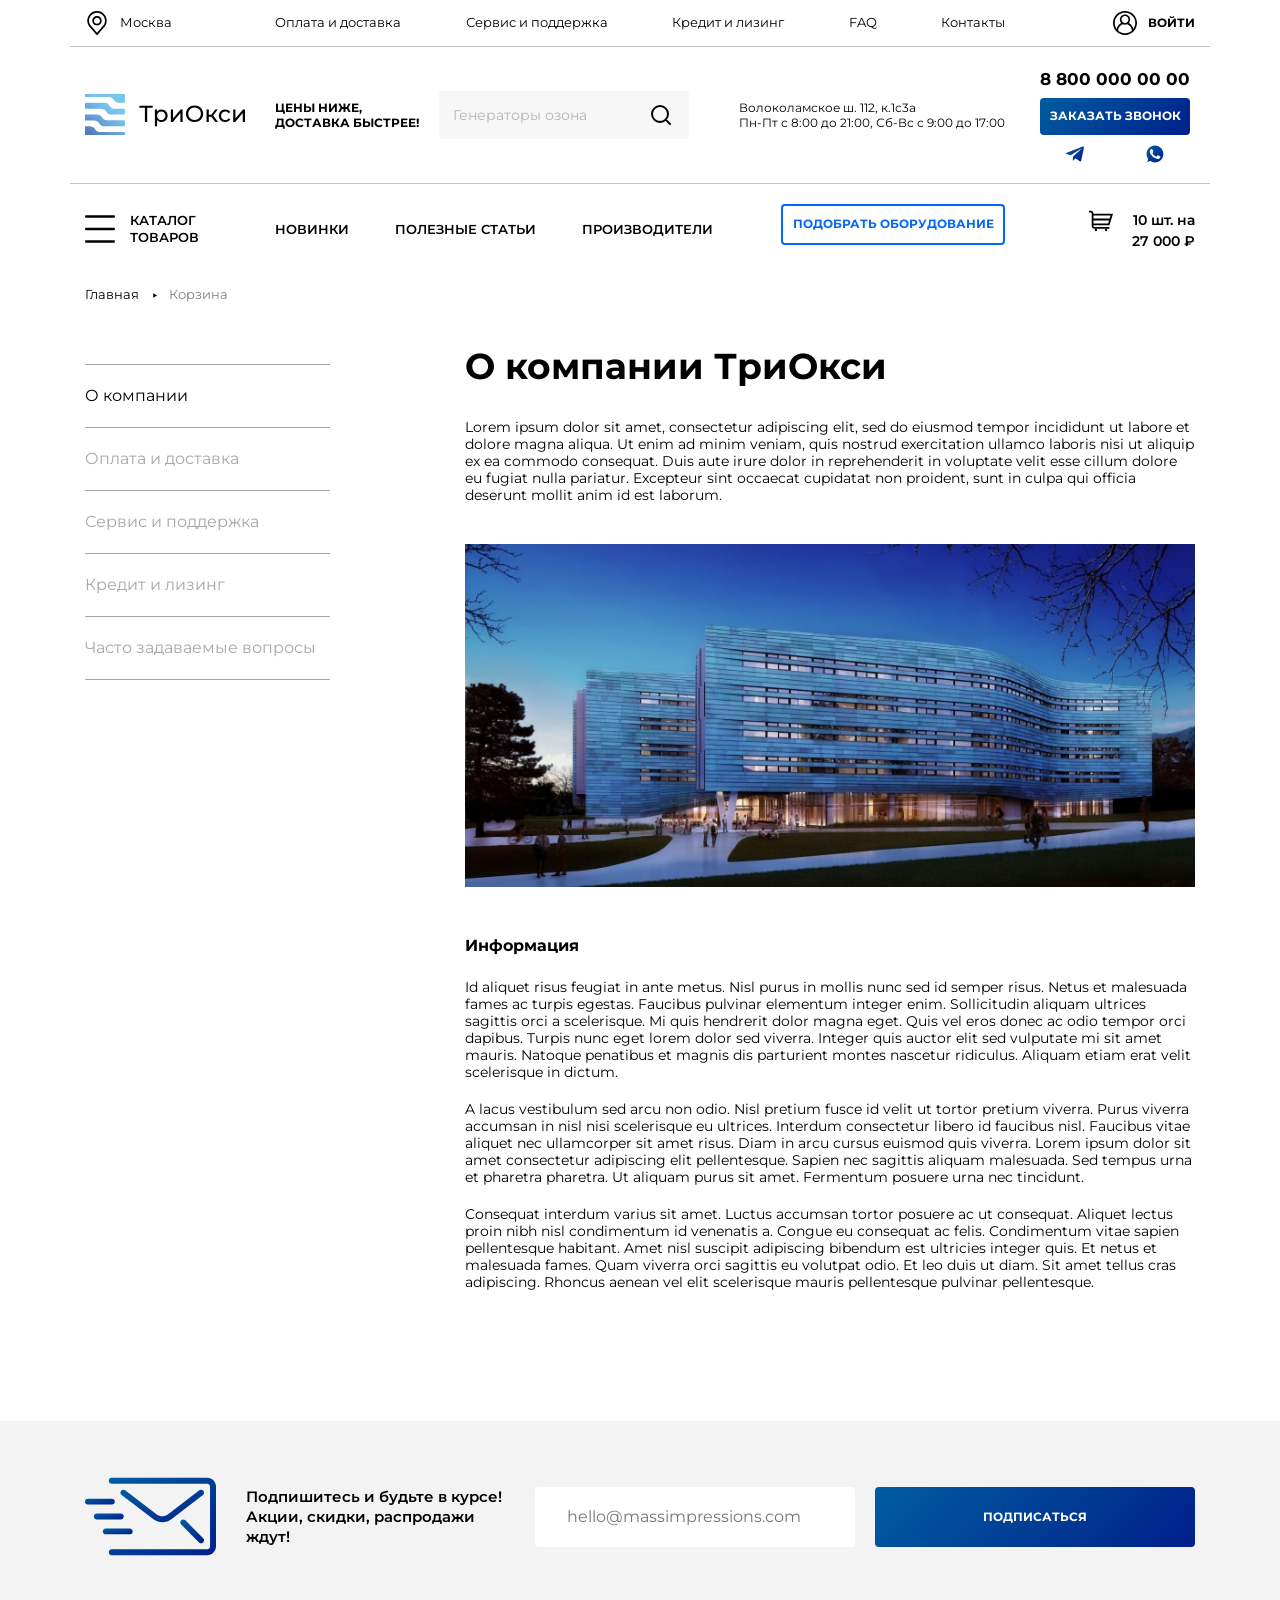
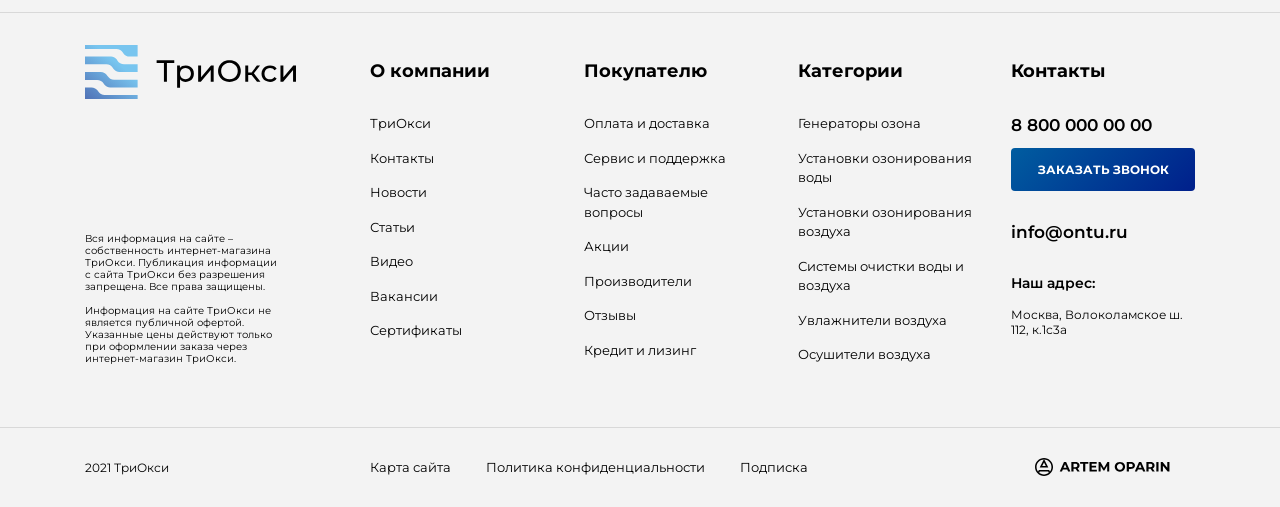
<file: aboutus.html>
<!doctype html>
<html lang="ru">

<head>
  <meta charset="UTF-8">
  <meta name="viewport" content="width=device-width,initial-scale=1">
  <meta http-equiv="X-UA-Compatible" content="ie=edge">
  <link rel="shortcut icon" href="img/favicon/favicon.ico">
  <link rel="icon" type="image/vnd.microsoft.icon" href="img/favicon/favicon.ico">
  <link rel="icon" type="image/x-icon" href="img/favicon/favicon.ico">
  <link rel="icon" href="img/favicon/favicon.ico">
  <title>Title</title>
  <link href="vendors~main.css" rel="stylesheet">
  <link href="main.css" rel="stylesheet">
</head>

<body>
  <header class="header">
    <div class="container">
      <div class="row header__row d-flex align-items-center">
        <div class="col-3 col-sm-4 col-lg-2">
          <div class="header__burger js-burger"><span class="js-burger"></span></div>
          <div class="header__burger-fixed"></div><a href="#" class="header__city d-none d-lg-flex align-items-center js-region"><img src="img/map.svg" alt="map" class="js-region"> <span class="js-region js-region-city"></span></a>
        </div>
        <div class="col-6 col-sm-4 col-lg-8 js-adaptive-logo d-flex justify-content-center d-lg-block">
          <div class="hamburger-menu">
            <nav id="header-menu-one"><a href="#">Оплата и доставка</a> <a href="#">Сервис и поддержка</a> <a href="#">Кредит и лизинг</a> <a href="#">FAQ</a> <a href="#">Контакты</a></nav>
          </div>
        </div>
        <div class="col-3 col-sm-4 col-lg-2"><a href="" class="header__login d-flex align-items-center justify-content-end"><img src="img/user.svg" alt="user"> <span>ВОЙТИ</span></a></div>
      </div>
      <div class="row header__row d-none d-lg-flex align-items-center">
        <div class="col-2"><a data-da=".js-adaptive-logo,991,1" href="index.html" class="header__logo"><img src="img/logoheader.svg" alt=""></a></div>
        <div class="col-7 col-xl-8 d-flex align-items-center justify-content-between">
          <div class="header__text">Цены ниже,<br>доставка быстрее!</div>
          <div class="header__search">
            <div class="header__search-img"><img src="img/search.svg" class="js-search" alt=""></div>
            <form action="POST">
              <div class="form-wrapper-header"><span><input type="search" class="form-control" placeholder="Генераторы озона"> </span><span><button type="submit"><img src="img/search.svg" alt=""></button></span></div>
            </form>
          </div>
          <div class="header__info">Волоколамское ш. 112, к.1с3а<br>Пн-Пт с 8:00 до 21:00, Сб-Вс с 9:00 до 17:00</div>
        </div>
        <div class="col-3 col-xl-2 d-flex justify-content-end">
          <div class="header__tel d-flex align-items-center flex-wrap justify-content-between"><a href="tel:88000000000" class="header__link">8 800 000 00 00 </a><a href="#" class="btn header__btn js-call">ЗАКАЗАТЬ ЗВОНОК </a><a href="#" class="header__icon"><img src="img/telegram.svg" alt=""> </a><a href="#" class="header__icon"><img src="img/whatsapp.svg" alt=""></a></div>
        </div>
      </div>
      <div class="row header__row d-flex align-items-center">
        <div class="col-3 col-sm-4 col-lg-2"><a href="#" class="header__catalog d-flex align-items-center"><img src="img/burger.svg" alt="" class="d-none d-lg-block"> <span>КАТАЛОГ ТОВАРОВ</span></a>
          <div class="header-catalog__wrapper">
            <div class="container">
              <div class="row">
                <div class="col-12 col-lg-7 col-xl-6">
                  <ul class="header-catalog__list">
                    <li><a href="#">Генераторы озона</a></li>
                    <li><a href="#">Установки озонирования воды</a></li>
                    <li><a href="#">Установки озонирования воздуха</a></li>
                    <li><a href="#">Системы очистки воды и воздуха</a></li>
                    <li><a href="#">Увлажнители воздуха</a></li>
                    <li><a href="#">Осушители воздуха</a></li>
                    <li><a href="#">Генераторы озона</a></li>
                    <li><a href="#">Установки озонирования воды</a></li>
                    <li><a href="#">Генераторы озона</a></li>
                    <li><a href="#">Установки озонирования воды</a></li>
                    <li><a href="#">Установки озонирования воздуха</a></li>
                    <li><a href="#">Системы очистки воды и воздуха</a></li>
                    <li><a href="#">Увлажнители воздуха</a></li>
                    <li><a href="#">Осушители воздуха</a></li>
                    <li><a href="#">Генераторы озона</a></li>
                    <li><a href="#">Генераторы озона</a></li>
                  </ul>
                </div>
                <div class="d-none d-lg-flex col-lg-5 col-xl-6">
                  <div class="header-catalog__img" style="background-image: url('img/menuhoverbg-min.jpg');"><img src="img/menuhover.png" alt=""></div>
                </div>
              </div>
            </div>
          </div>
        </div>
        <div class="col-6 col-sm-4 col-lg-8 d-flex justify-content-center justify-content-lg-between align-items-center">
          <nav data-da=".hamburger-menu,991,last" id="header-menu-two"><a href="#">НОВИНКИ</a> <a href="#">ПОЛЕЗНЫЕ СТАТЬИ</a> <a href="#">ПРОИЗВОДИТЕЛИ</a></nav><a href="#" class="btn btn-blue header__btn js-assortment">ПОДОБРАТЬ ОБОРУДОВАНИЕ</a>
        </div>
        <div class="col-3 col-sm-4 col-lg-2">
          <div class="header__basket d-flex align-items-center"><img src="img/basketico.svg" alt=""> <span>10 шт. на </span><span>&nbsp; 27 000 ₽</span></div>
        </div>
      </div>
    </div>
  </header>
  <main class="main">
    <nav class="headcrumbs">
      <div class="container">
        <div class="row">
          <div class="col-12 d-flex flex-wrap"><a href="index.html" class="headcrumbs__link">Главная</a> <a href="#" class="headcrumbs__link">Корзина</a></div>
        </div>
      </div>
    </nav>
    <section class="aboutus">
      <div class="container">
        <div class="row">
          <div class="col-12 col-md-4">
            <nav class="aside-menu"><a href="#" class="aside-menu__link active">О компании</a> <a href="#" class="aside-menu__link">Оплата и доставка</a> <a href="#" class="aside-menu__link">Сервис и поддержка</a> <a href="#" class="aside-menu__link">Кредит и лизинг</a> <a href="#" class="aside-menu__link">Часто задаваемые вопросы</a></nav>
          </div>
          <div class="col-12 col-md-8">
            <div class="row">
              <div class="col-12">
                <h1 class="title aboutus__title">О компании ТриОкси</h1>
              </div>
              <div class="col-12">
                <div class="aboutus__content">
                  <p>Lorem ipsum dolor sit amet, consectetur adipiscing elit, sed do eiusmod tempor incididunt ut labore et dolore magna aliqua. Ut enim ad minim veniam, quis nostrud exercitation ullamco laboris nisi ut aliquip ex ea commodo consequat. Duis aute irure dolor in reprehenderit in voluptate velit esse cillum dolore eu fugiat nulla pariatur. Excepteur sint occaecat cupidatat non proident, sunt in culpa qui officia deserunt mollit anim id est laborum.</p><img src="img/contentimg-min.jpg" alt="">
                  <h3>Информация</h3>
                  <p>Id aliquet risus feugiat in ante metus. Nisl purus in mollis nunc sed id semper risus. Netus et malesuada fames ac turpis egestas. Faucibus pulvinar elementum integer enim. Sollicitudin aliquam ultrices sagittis orci a scelerisque. Mi quis hendrerit dolor magna eget. Quis vel eros donec ac odio tempor orci dapibus. Turpis nunc eget lorem dolor sed viverra. Integer quis auctor elit sed vulputate mi sit amet mauris. Natoque penatibus et magnis dis parturient montes nascetur ridiculus. Aliquam etiam erat velit scelerisque in dictum.</p>
                  <p>A lacus vestibulum sed arcu non odio. Nisl pretium fusce id velit ut tortor pretium viverra. Purus viverra accumsan in nisl nisi scelerisque eu ultrices. Interdum consectetur libero id faucibus nisl. Faucibus vitae aliquet nec ullamcorper sit amet risus. Diam in arcu cursus euismod quis viverra. Lorem ipsum dolor sit amet consectetur adipiscing elit pellentesque. Sapien nec sagittis aliquam malesuada. Sed tempus urna et pharetra pharetra. Ut aliquam purus sit amet. Fermentum posuere urna nec tincidunt.</p>
                  <p>Consequat interdum varius sit amet. Luctus accumsan tortor posuere ac ut consequat. Aliquet lectus proin nibh nisl condimentum id venenatis a. Congue eu consequat ac felis. Condimentum vitae sapien pellentesque habitant. Amet nisl suscipit adipiscing bibendum est ultricies integer quis. Et netus et malesuada fames. Quam viverra orci sagittis eu volutpat odio. Et leo duis ut diam. Sit amet tellus cras adipiscing. Rhoncus aenean vel elit scelerisque mauris pellentesque pulvinar pellentesque.</p>
                </div>
              </div>
            </div>
          </div>
        </div>
      </div>
    </section>
  </main>
  <footer class="footer">
    <div class="footer__line">
      <div class="container">
        <div class="row">
          <div class="col-12 justify-content-between flex-wrap flex-lg-nowrap d-flex align-items-center justify-content-lg-center">
            <div class="footer-form__img"><img src="img/mail.svg" alt=""></div>
            <div class="footer-form__text">Подпишитесь и будьте в курсе!<br>Акции, скидки, распродажи ждут!</div><input type="email" class="form-control form__input footer-form__input" placeholder="hello@massimpressions.com"> <button type="submit" class="btn footer-form__btn">подписаться</button>
          </div>
        </div>
      </div>
    </div>
    <div class="footer__line-two">
      <div class="container">
        <div class="row">
          <div class="col-12 col-xl-3 d-flex justify-content-center align-items-center align-items-xl-start flex-xl-column justify-content-md-between"><a href="#" class="footer__logo d-flex"><img src="img/logof.svg" alt=""></a>
            <p class="footer__descr">Вся информация на сайте – собственность интернет-магазина ТриОкси. Публикация информации с сайта ТриОкси без разрешения запрещена. Все права защищены.<br><br>Информация на сайте ТриОкси не является публичной офертой. Указанные цены действуют только при оформлении заказа через интернет-магазин ТриОкси.</p>
          </div>
          <div class="col-12 col-xl-9">
            <div class="row">
              <div class="col-12 col-sm-6 col-md-3">
                <h3 class="js-footer-title footer__title">О компании</h3>
                <nav class="js-footer-menu footer__menu"><a href="#">ТриОкси</a> <a href="#">Контакты</a> <a href="#">Новости</a> <a href="#">Статьи</a> <a href="#">Видео</a> <a href="#">Вакансии</a> <a href="#">Сертификаты</a></nav>
              </div>
              <div class="col-12 col-sm-6 col-md-3">
                <h3 class="js-footer-title footer__title">Покупателю</h3>
                <nav class="js-footer-menu footer__menu"><a href="#">Оплата и доставка</a> <a href="#">Сервис и поддержка</a> <a href="#">Часто задаваемые вопросы</a> <a href="#">Акции</a> <a href="#">Производители</a> <a href="#">Отзывы</a> <a href="#">Кредит и лизинг</a></nav>
              </div>
              <div class="col-12 col-sm-6 col-md-3">
                <h3 class="js-footer-title footer__title">Категории</h3>
                <nav class="js-footer-menu footer__menu"><a href="#">Генераторы озона</a> <a href="#">Установки озонирования воды</a> <a href="#">Установки озонирования воздуха</a> <a href="#">Системы очистки воды и воздуха</a> <a href="#">Увлажнители воздуха</a> <a href="#">Осушители воздуха</a></nav>
              </div>
              <div class="col-12 col-sm-6 col-md-3 d-flex flex-column align-items-center d-sm-block">
                <h3 class="footer__title">Контакты</h3><a href="tel:88000000000" class="footer__link">8 800 000 00 00</a> <a href="#" class="btn footer__btn js-call">ЗАКАЗАТЬ ЗВОНОК</a> <a href="mailto:info@ontu.ru" class="footer__link">info@ontu.ru</a>
                <h4 class="footer__subtitle">Наш адрес:</h4>
                <p class="footer__text">Москва, Волоколамское ш. 112, к.1с3а</p>
              </div>
            </div>
          </div>
        </div>
      </div>
    </div>
    <div class="footer__line-three">
      <div class="container">
        <div class="row d-flex align-items-center">
          <div class="col-12 col-lg-3 d-flex align-items-center justify-content-center d-lg-block">
            <div class="footer__text">2021 ТриОкси</div>
          </div>
          <div class="col-12 col-lg-7 d-flex align-items-center justify-content-center d-lg-block">
            <nav id="footer-menu-copy"><a href="#">Карта сайта</a> <a href="#">Политика конфиденциальности</a> <a href="#" class="js-subscribe">Подписка</a></nav>
          </div>
          <div class="col-12 col-lg-2 d-flex align-items-center justify-content-center d-lg-block">
            <div class="footer__oparin"><a href="#"><img src="img/oparin.svg" alt=""></a></div>
          </div>
        </div>
      </div>
    </div>
  </footer><!-- MODAL -->
  <aside class="js-sidebars">
    <section class="modal-call">
      <div class="modal-call__wrapper">
        <h2 class="title modal-call__title">Заказать звонок</h2>
        <div class="d-flex justify-content-center">
          <div class="help__line"></div>
        </div>
        <div class="modal-call__text">Заполните форму и мы Вам перезвоним</div>
        <div class="modal-form">
          <form action="post">
            <div class="modal-form__wrapper"><span><input type="text" class="form-control form__input modal-form__input" placeholder="Ваше имя"> </span><span><input type="tel" class="form-control form__input modal-form__input" placeholder="Ваш телефон"> </span><button type="submit" class="btn modal-form__btn modal-call__btn">заказать звонок</button> <input type="checkbox" class="form-control check help-form__check" name="agreement" checked="checked" id="form-call"> <label for="form-call" class="agreement help-form__agreement">Я согласен условиями предоставления услуг и обработкой моих персональных данных при нажатии “Заказать звонок”</label></div>
          </form>
        </div>
        <div class="modal-call__exit"><svg width="32" height="32" viewBox="0 0 32 32" fill="none" xmlns="http://www.w3.org/2000/svg">
            <path d="M27.785 1.85779L1.85785 27.785C1.20696 28.4359 1.20695 29.4911 1.85785 30.142C2.50874 30.7929 3.56401 30.7929 4.2149 30.142L30.1421 4.21477C30.793 3.56387 30.793 2.5086 30.1421 1.85771C29.4913 1.20682 28.4359 1.20689 27.785 1.85779Z" fill="black" />
            <path d="M4.21498 1.85779L30.1421 27.785C30.793 28.4359 30.793 29.4911 30.1422 30.142C29.4913 30.7929 28.436 30.7929 27.7851 30.142L1.85786 4.21477C1.20697 3.56388 1.20696 2.50861 1.85785 1.85771C2.50875 1.20682 3.56409 1.20689 4.21498 1.85779Z" fill="black" />
          </svg></div>
      </div>
    </section>
    <section class="modal-region">
      <div class="modal-region__wrapper">
        <h2 class="title modal-region__title">Выбрать город</h2>
        <div class="modal-region__row">
          <p class="modal-region__city">Ваш город: <span class="js-select-city">Санкт-Петербург</span>?</p><a href="#" class="btn modal-region__btn js-region-close">да</a>
        </div>
        <div class="modal-region__row d-none">
          <form action="post" method="post" class="form-search modal-region__form"><input type="search" class="form-control form__input modal-region__search" placeholder="Найди здесь"></form><a href="#" class="btn modal-region__btn"><svg width="21" height="20" viewBox="0 0 21 20" fill="none" xmlns="http://www.w3.org/2000/svg">
              <circle cx="9.5" cy="9" r="8" stroke="white" stroke-width="2" stroke-linecap="round" stroke-linejoin="round" />
              <path d="M19.5 19L15.15 14.65" stroke="white" stroke-width="2" stroke-linecap="round" stroke-linejoin="round" />
            </svg></a>
        </div>
        <ul class="modal-region__list">
          <li><a href="#" class="modal-region__link">Москва</a></li>
          <li><a href="#" class="modal-region__link">Санкт-Петербург</a></li>
          <li><a href="#" class="modal-region__link">Дубай</a></li>
          <li><a href="#" class="modal-region__link">Токио</a></li>
          <li><a href="#" class="modal-region__link">Лондон</a></li>
          <li><a href="#" class="modal-region__link">Рим</a></li>
          <li><a href="#" class="modal-region__link">Москва</a></li>
          <li><a href="#" class="modal-region__link">Санкт-Петербург</a></li>
          <li><a href="#" class="modal-region__link">Дубай</a></li>
          <li><a href="#" class="modal-region__link">Токио</a></li>
          <li><a href="#" class="modal-region__link">Лондон</a></li>
          <li><a href="#" class="modal-region__link">Рим</a></li>
          <li><a href="#" class="modal-region__link">Москва</a></li>
          <li><a href="#" class="modal-region__link">Санкт-Петербург</a></li>
          <li><a href="#" class="modal-region__link">Дубай</a></li>
          <li><a href="#" class="modal-region__link">Токио</a></li>
          <li><a href="#" class="modal-region__link">Лондон</a></li>
          <li><a href="#" class="modal-region__link">Рим</a></li>
          <li><a href="#" class="modal-region__link">Москва</a></li>
          <li><a href="#" class="modal-region__link">Санкт-Петербург</a></li>
          <li><a href="#" class="modal-region__link">Дубай</a></li>
          <li><a href="#" class="modal-region__link">Токио</a></li>
          <li><a href="#" class="modal-region__link">Лондон</a></li>
          <li><a href="#" class="modal-region__link">Рим</a></li>
          <li><a href="#" class="modal-region__link">Москва</a></li>
          <li><a href="#" class="modal-region__link">Санкт-Петербург</a></li>
          <li><a href="#" class="modal-region__link">Дубай</a></li>
          <li><a href="#" class="modal-region__link">Токио</a></li>
          <li><a href="#" class="modal-region__link">Лондон</a></li>
          <li><a href="#" class="modal-region__link">Рим</a></li>
          <li><a href="#" class="modal-region__link">Москва</a></li>
          <li><a href="#" class="modal-region__link">Санкт-Петербург</a></li>
          <li><a href="#" class="modal-region__link">Дубай</a></li>
          <li><a href="#" class="modal-region__link">Токио</a></li>
          <li><a href="#" class="modal-region__link">Лондон</a></li>
          <li><a href="#" class="modal-region__link">Рим</a></li>
        </ul>
        <div class="modal-region__exit"><svg width="32" height="32" viewBox="0 0 32 32" fill="none" xmlns="http://www.w3.org/2000/svg">
            <path d="M27.785 1.85779L1.85785 27.785C1.20696 28.4359 1.20695 29.4911 1.85785 30.142C2.50874 30.7929 3.56401 30.7929 4.2149 30.142L30.1421 4.21477C30.793 3.56387 30.793 2.5086 30.1421 1.85771C29.4913 1.20682 28.4359 1.20689 27.785 1.85779Z" fill="black" />
            <path d="M4.21498 1.85779L30.1421 27.785C30.793 28.4359 30.793 29.4911 30.1422 30.142C29.4913 30.7929 28.436 30.7929 27.7851 30.142L1.85786 4.21477C1.20697 3.56388 1.20696 2.50861 1.85785 1.85771C2.50875 1.20682 3.56409 1.20689 4.21498 1.85779Z" fill="black" />
          </svg></div>
      </div>
    </section>
    <section class="modal-one-click">
      <div class="modal-one-click__wrapper">
        <h2 class="title modal-call__title">Купить в 1 клик</h2>
        <div class="d-flex justify-content-center">
          <div class="help__line"></div>
        </div>
        <div class="modal-one-click__img"><img src="img/modal.jpg" alt=""></div>
        <p class="modal-one-click__name">Ozmetr-W озонометр воды</p>
        <p class="modal-one-click__price">25 050 ₽</p>
        <div class="modal-call__text">Заполните форму и мы Вам перезвоним</div>
        <div class="modal-form">
          <form action="post">
            <div class="modal-form__wrapper"><span><input type="tel" class="form-control form__input modal-form__input" placeholder="Ваш телефон"> </span><button type="submit" class="btn modal-form__btn modal-one-click__btn">подобрать</button> <input type="checkbox" class="form-control check help-form__check" name="agreement" checked="checked" id="form-one-click"> <label for="form-one-click" class="agreement help-form__agreement">Я согласен условиями предоставления услуг и обработкой моих персональных данных при нажатии “Заказать”</label></div>
          </form>
        </div>
        <div class="modal-one-click__exit"><svg width="32" height="32" viewBox="0 0 32 32" fill="none" xmlns="http://www.w3.org/2000/svg">
            <path d="M27.785 1.85779L1.85785 27.785C1.20696 28.4359 1.20695 29.4911 1.85785 30.142C2.50874 30.7929 3.56401 30.7929 4.2149 30.142L30.1421 4.21477C30.793 3.56387 30.793 2.5086 30.1421 1.85771C29.4913 1.20682 28.4359 1.20689 27.785 1.85779Z" fill="black" />
            <path d="M4.21498 1.85779L30.1421 27.785C30.793 28.4359 30.793 29.4911 30.1422 30.142C29.4913 30.7929 28.436 30.7929 27.7851 30.142L1.85786 4.21477C1.20697 3.56388 1.20696 2.50861 1.85785 1.85771C2.50875 1.20682 3.56409 1.20689 4.21498 1.85779Z" fill="black" />
          </svg></div>
      </div>
    </section>
    <section class="modal-assortment">
      <div class="modal-assortment__wrapper">
        <h2 class="title modal-call__title">Подобрать<br>оборудование</h2>
        <div class="d-flex justify-content-center">
          <div class="help__line"></div>
        </div>
        <div class="modal-call__text">Заполните форму и мы Вам перезвоним</div>
        <div class="modal-form">
          <form action="post">
            <div class="modal-form__wrapper"><span><input type="text" class="form-control form__input modal-form__input" placeholder="Ваше имя"> </span><span><input type="tel" class="form-control form__input modal-form__input" placeholder="Ваш телефон"></span>
              <div class="selectric">
                <div class="label"><span>Тип оборудования</span> <b class="selectric-button"><img src="img/selectric-ar.svg" alt=""></b></div>
                <div class="selectric-options hidden">
                  <ul>
                    <li>Тип</li>
                    <li>Тип</li>
                    <li>Тип</li>
                    <li>Тип</li>
                    <li>Тип</li>
                    <li>Тип</li>
                    <li>Тип</li>
                    <li>Тип</li>
                  </ul>
                </div>
              </div><span><textarea name="your-comment" id="your-comment" cols="30" rows="10" placeholder="Ваш комментарий"></textarea> </span><button type="submit" class="btn modal-form__btn modal-one-click__btn">подобрать</button> <input type="checkbox" class="form-control check help-form__check" name="agreement" checked="checked" id="form-assortment"> <label for="form-assortment" class="agreement help-form__agreement">Я согласен условиями предоставления услуг и обработкой моих персональных данных при нажатии “Подобрать”</label>
            </div>
          </form>
        </div>
        <div class="modal-assortment__exit"><svg width="32" height="32" viewBox="0 0 32 32" fill="none" xmlns="http://www.w3.org/2000/svg">
            <path d="M27.785 1.85779L1.85785 27.785C1.20696 28.4359 1.20695 29.4911 1.85785 30.142C2.50874 30.7929 3.56401 30.7929 4.2149 30.142L30.1421 4.21477C30.793 3.56387 30.793 2.5086 30.1421 1.85771C29.4913 1.20682 28.4359 1.20689 27.785 1.85779Z" fill="black" />
            <path d="M4.21498 1.85779L30.1421 27.785C30.793 28.4359 30.793 29.4911 30.1422 30.142C29.4913 30.7929 28.436 30.7929 27.7851 30.142L1.85786 4.21477C1.20697 3.56388 1.20696 2.50861 1.85785 1.85771C2.50875 1.20682 3.56409 1.20689 4.21498 1.85779Z" fill="black" />
          </svg></div>
      </div>
    </section>
    <section class="modal-job">
      <div class="modal-assortment__wrapper">
        <h2 class="title modal-call__title">Отправить резюме</h2>
        <div class="d-flex justify-content-center">
          <div class="help__line"></div>
        </div>
        <div class="modal-call__text">Заполните форму и мы Вам перезвоним</div>
        <div class="modal-form">
          <form action="post">
            <div class="modal-form__wrapper"><span><input type="text" class="form-control form__input modal-form__input" placeholder="Ваше имя"> </span><span><input type="tel" class="form-control form__input modal-form__input" placeholder="Ваш телефон"></span>
              <div class="selectric">
                <div class="label"><span>Вакансия</span> <b class="selectric-button"><img src="img/selectric-ar.svg" alt=""></b></div>
                <div class="selectric-options hidden">
                  <ul>
                    <li>Вакансия</li>
                    <li>Вакансия</li>
                    <li>Вакансия</li>
                    <li>Вакансия</li>
                    <li>Вакансия</li>
                  </ul>
                </div>
              </div><span><textarea name="your-about" id="your-about" cols="30" rows="10" placeholder="Расскажите о себе"></textarea> </span><button type="submit" class="btn modal-form__btn modal-one-click__btn">Отправить</button> <input type="checkbox" class="form-control check help-form__check" name="agreement" checked="checked" id="form-job"> <label for="form-job" class="agreement help-form__agreement">Я согласен условиями предоставления услуг и обработкой моих персональных данных при нажатии “Отправить”</label>
            </div>
          </form>
        </div>
        <div class="modal-job__exit"><svg width="32" height="32" viewBox="0 0 32 32" fill="none" xmlns="http://www.w3.org/2000/svg">
            <path d="M27.785 1.85779L1.85785 27.785C1.20696 28.4359 1.20695 29.4911 1.85785 30.142C2.50874 30.7929 3.56401 30.7929 4.2149 30.142L30.1421 4.21477C30.793 3.56387 30.793 2.5086 30.1421 1.85771C29.4913 1.20682 28.4359 1.20689 27.785 1.85779Z" fill="black" />
            <path d="M4.21498 1.85779L30.1421 27.785C30.793 28.4359 30.793 29.4911 30.1422 30.142C29.4913 30.7929 28.436 30.7929 27.7851 30.142L1.85786 4.21477C1.20697 3.56388 1.20696 2.50861 1.85785 1.85771C2.50875 1.20682 3.56409 1.20689 4.21498 1.85779Z" fill="black" />
          </svg></div>
      </div>
    </section>
    <section class="modal-subscribe">
      <div class="modal-one-click__wrapper">
        <h2 class="title modal-call__title">Подписаться</h2>
        <div class="d-flex justify-content-center">
          <div class="help__line"></div>
        </div>
        <div class="modal-call__text">Заполните форму и мы будем присылать вам самые интересные новости</div>
        <div class="modal-form">
          <form action="post">
            <div class="modal-form__wrapper"><span><input type="text" class="form-control form__input modal-form__input" placeholder="Ваше Имя"> </span><span><input type="email" class="form-control form__input modal-form__input" placeholder="Ваш email"> </span><button type="submit" class="btn modal-form__btn modal-one-click__btn">подписаться</button> <input type="checkbox" class="form-control check help-form__check" name="agreement" checked="checked" id="form-subscribe"> <label for="form-subscribe" class="agreement help-form__agreement">Я согласен условиями предоставления услуг и обработкой моих персональных данных при нажатии “Подписаться”</label></div>
          </form>
        </div>
        <div class="modal-subscribe__exit"><svg width="32" height="32" viewBox="0 0 32 32" fill="none" xmlns="http://www.w3.org/2000/svg">
            <path d="M27.785 1.85779L1.85785 27.785C1.20696 28.4359 1.20695 29.4911 1.85785 30.142C2.50874 30.7929 3.56401 30.7929 4.2149 30.142L30.1421 4.21477C30.793 3.56387 30.793 2.5086 30.1421 1.85771C29.4913 1.20682 28.4359 1.20689 27.785 1.85779Z" fill="black" />
            <path d="M4.21498 1.85779L30.1421 27.785C30.793 28.4359 30.793 29.4911 30.1422 30.142C29.4913 30.7929 28.436 30.7929 27.7851 30.142L1.85786 4.21477C1.20697 3.56388 1.20696 2.50861 1.85785 1.85771C2.50875 1.20682 3.56409 1.20689 4.21498 1.85779Z" fill="black" />
          </svg></div>
      </div>
    </section>
  </aside><!-- !MODAL -->
  <script src="vendors~main.js"></script>
  <script src="main.js"></script>
</body>

</html>
</file>
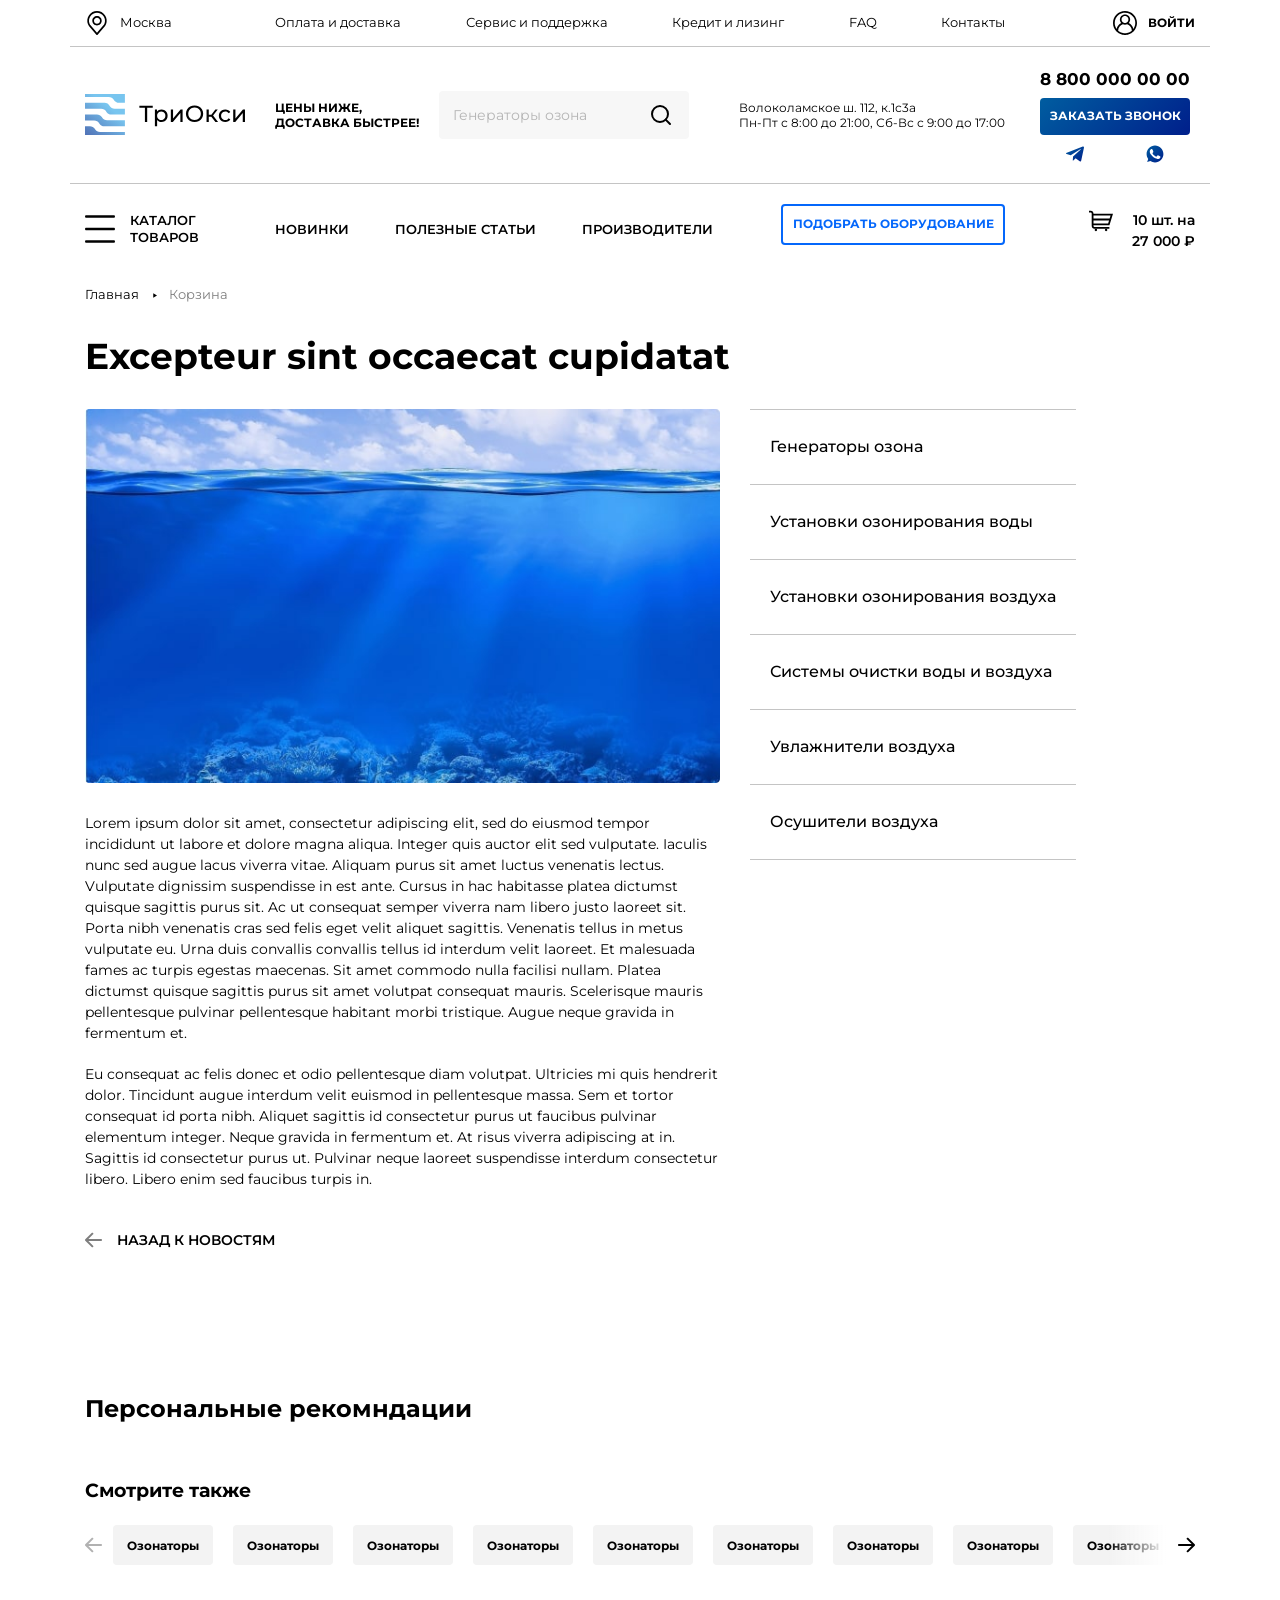
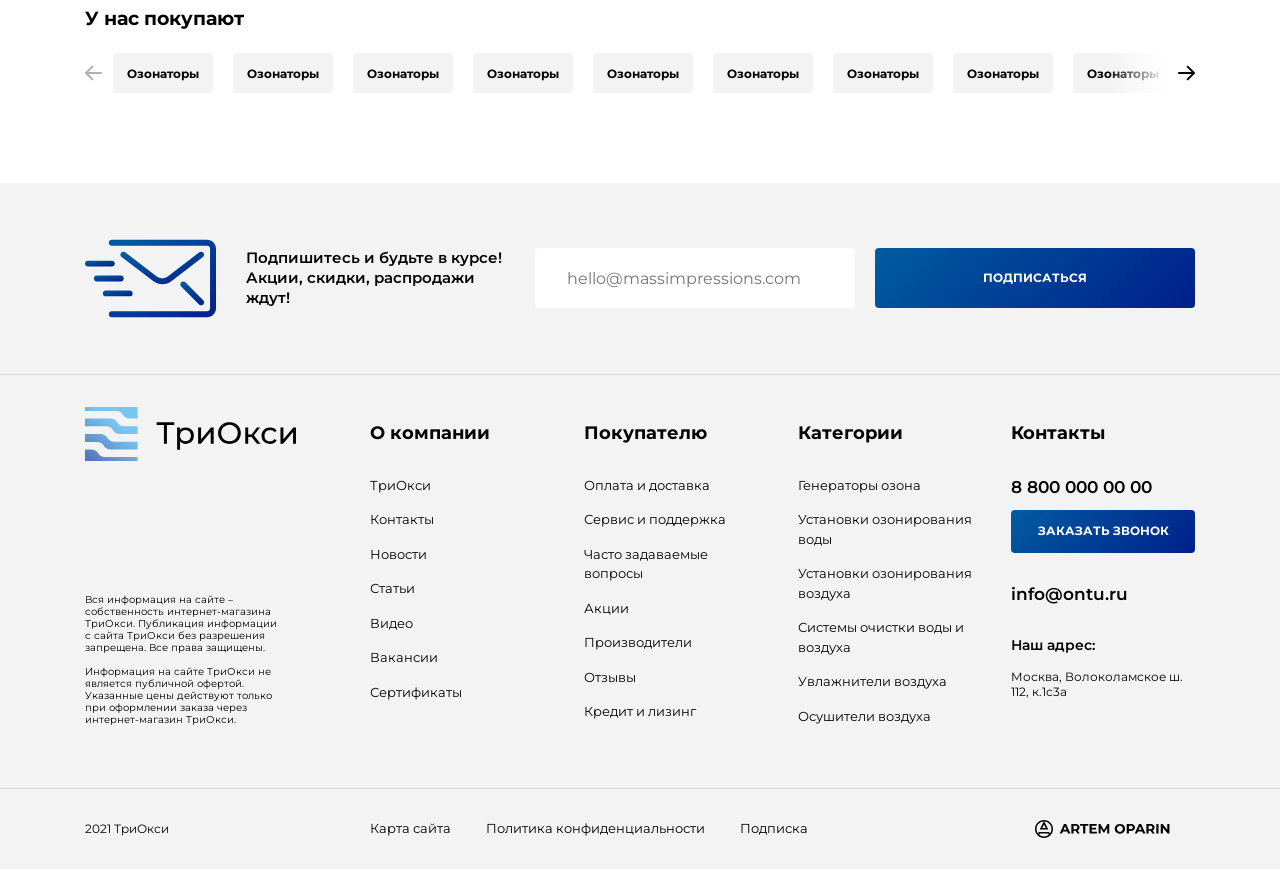
<file: article.html>
<!doctype html>
<html lang="ru">

<head>
  <meta charset="UTF-8">
  <meta name="viewport" content="width=device-width,initial-scale=1">
  <meta http-equiv="X-UA-Compatible" content="ie=edge">
  <link rel="shortcut icon" href="img/favicon/favicon.ico">
  <link rel="icon" type="image/vnd.microsoft.icon" href="img/favicon/favicon.ico">
  <link rel="icon" type="image/x-icon" href="img/favicon/favicon.ico">
  <link rel="icon" href="img/favicon/favicon.ico">
  <title>Title</title>
  <link href="vendors~main.css" rel="stylesheet">
  <link href="main.css" rel="stylesheet">
</head>

<body>
  <header class="header">
    <div class="container">
      <div class="row header__row d-flex align-items-center">
        <div class="col-3 col-sm-4 col-lg-2">
          <div class="header__burger js-burger"><span class="js-burger"></span></div>
          <div class="header__burger-fixed"></div><a href="#" class="header__city d-none d-lg-flex align-items-center js-region"><img src="img/map.svg" alt="map" class="js-region"> <span class="js-region js-region-city">Москва</span></a>
        </div>
        <div class="col-6 col-sm-4 col-lg-8 js-adaptive-logo d-flex justify-content-center d-lg-block">
          <div class="hamburger-menu">
            <nav id="header-menu-one"><a href="#">Оплата и доставка</a> <a href="#">Сервис и поддержка</a> <a href="#">Кредит и лизинг</a> <a href="#">FAQ</a> <a href="#">Контакты</a></nav>
          </div>
        </div>
        <div class="col-3 col-sm-4 col-lg-2"><a href="" class="header__login d-flex align-items-center justify-content-end"><img src="img/user.svg" alt="user"> <span>ВОЙТИ</span></a></div>
      </div>
      <div class="row header__row d-none d-lg-flex align-items-center">
        <div class="col-2"><a data-da=".js-adaptive-logo,991,1" href="index.html" class="header__logo"><img src="img/logoheader.svg" alt=""></a></div>
        <div class="col-7 col-xl-8 d-flex align-items-center justify-content-between">
          <div class="header__text">Цены ниже,<br>доставка быстрее!</div>
          <div class="header__search">
            <div class="header__search-img"><img src="img/search.svg" class="js-search" alt=""></div>
            <form action="POST">
              <div class="form-wrapper-header"><span><input type="search" class="form-control" placeholder="Генераторы озона"> </span><span><button type="submit"><img src="img/search.svg" alt=""></button></span></div>
            </form>
          </div>
          <div class="header__info">Волоколамское ш. 112, к.1с3а<br>Пн-Пт с 8:00 до 21:00, Сб-Вс с 9:00 до 17:00</div>
        </div>
        <div class="col-3 col-xl-2 d-flex justify-content-end">
          <div class="header__tel d-flex align-items-center flex-wrap justify-content-between"><a href="tel:88000000000" class="header__link">8 800 000 00 00 </a><a href="#" class="btn header__btn js-call">ЗАКАЗАТЬ ЗВОНОК </a><a href="#" class="header__icon"><img src="img/telegram.svg" alt=""> </a><a href="#" class="header__icon"><img src="img/whatsapp.svg" alt=""></a></div>
        </div>
      </div>
      <div class="row header__row d-flex align-items-center">
        <div class="col-3 col-sm-4 col-lg-2"><a href="#" class="header__catalog d-flex align-items-center"><img src="img/burger.svg" alt="" class="d-none d-lg-block"> <span>КАТАЛОГ ТОВАРОВ</span></a>
          <div class="header-catalog__wrapper">
            <div class="container">
              <div class="row">
                <div class="col-12 col-lg-7 col-xl-6">
                  <ul class="header-catalog__list">
                    <li><a href="#">Генераторы озона</a></li>
                    <li><a href="#">Установки озонирования воды</a></li>
                    <li><a href="#">Установки озонирования воздуха</a></li>
                    <li><a href="#">Системы очистки воды и воздуха</a></li>
                    <li><a href="#">Увлажнители воздуха</a></li>
                    <li><a href="#">Осушители воздуха</a></li>
                    <li><a href="#">Генераторы озона</a></li>
                    <li><a href="#">Установки озонирования воды</a></li>
                    <li><a href="#">Генераторы озона</a></li>
                    <li><a href="#">Установки озонирования воды</a></li>
                    <li><a href="#">Установки озонирования воздуха</a></li>
                    <li><a href="#">Системы очистки воды и воздуха</a></li>
                    <li><a href="#">Увлажнители воздуха</a></li>
                    <li><a href="#">Осушители воздуха</a></li>
                    <li><a href="#">Генераторы озона</a></li>
                    <li><a href="#">Генераторы озона</a></li>
                  </ul>
                </div>
                <div class="d-none d-lg-flex col-lg-5 col-xl-6">
                  <div class="header-catalog__img" style="background-image: url('img/menuhoverbg-min.jpg');"><img src="img/menuhover.png" alt=""></div>
                </div>
              </div>
            </div>
          </div>
        </div>
        <div class="col-6 col-sm-4 col-lg-8 d-flex justify-content-center justify-content-lg-between align-items-center">
          <nav data-da=".hamburger-menu,991,last" id="header-menu-two"><a href="#">НОВИНКИ</a> <a href="#">ПОЛЕЗНЫЕ СТАТЬИ</a> <a href="#">ПРОИЗВОДИТЕЛИ</a></nav><a href="#" class="btn btn-blue header__btn js-assortment">ПОДОБРАТЬ ОБОРУДОВАНИЕ</a>
        </div>
        <div class="col-3 col-sm-4 col-lg-2">
          <div class="header__basket d-flex align-items-center"><img src="img/basketico.svg" alt=""> <span>10 шт. на </span><span>&nbsp; 27 000 ₽</span></div>
        </div>
      </div>
    </div>
  </header>
  <main class="main">
    <nav class="headcrumbs">
      <div class="container">
        <div class="row">
          <div class="col-12 d-flex flex-wrap"><a href="index.html" class="headcrumbs__link">Главная</a> <a href="#" class="headcrumbs__link">Корзина</a></div>
        </div>
      </div>
    </nav>
    <section class="article">
      <div class="container">
        <div class="row">
          <div class="col-12 d-flex order-1">
            <h1 class="title article__title">Excepteur sint occaecat cupidatat</h1>
          </div>
          <div class="col-12 col-lg-7 d-flex order-3 order-lg-2">
            <div class="article__content"><img src="img/articleb-min.jpg" alt="">
              <p>Lorem ipsum dolor sit amet, consectetur adipiscing elit, sed do eiusmod tempor incididunt ut labore et dolore magna aliqua. Integer quis auctor elit sed vulputate. Iaculis nunc sed augue lacus viverra vitae. Aliquam purus sit amet luctus venenatis lectus. Vulputate dignissim suspendisse in est ante. Cursus in hac habitasse platea dictumst quisque sagittis purus sit. Ac ut consequat semper viverra nam libero justo laoreet sit. Porta nibh venenatis cras sed felis eget velit aliquet sagittis. Venenatis tellus in metus vulputate eu. Urna duis convallis convallis tellus id interdum velit laoreet. Et malesuada fames ac turpis egestas maecenas. Sit amet commodo nulla facilisi nullam. Platea dictumst quisque sagittis purus sit amet volutpat consequat mauris. Scelerisque mauris pellentesque pulvinar pellentesque habitant morbi tristique. Augue neque gravida in fermentum et.</p>
              <p>Eu consequat ac felis donec et odio pellentesque diam volutpat. Ultricies mi quis hendrerit dolor. Tincidunt augue interdum velit euismod in pellentesque massa. Sem et tortor consequat id porta nibh. Aliquet sagittis id consectetur purus ut faucibus pulvinar elementum integer. Neque gravida in fermentum et. At risus viverra adipiscing at in. Sagittis id consectetur purus ut. Pulvinar neque laoreet suspendisse interdum consectetur libero. Libero enim sed faucibus turpis in.</p><a href="articles.html" class="article__link">назад к новостям</a>
            </div>
          </div>
          <div class="col-12 col-lg-5 d-flex order-2 order-lg-3">
            <div class="lwptoc post__list lwptoc-autoWidth lwptoc-light lwptoc-notInherit" data-smooth-scroll="1" data-smooth-scroll-offset="24" data-lwptoc-initialized="1">
              <div class="lwptoc_i">
                <div class="lwptoc_items lwptoc_items-visible" style="font-size:14px;">
                  <ul class="lwptoc_itemWrap">
                    <li class="lwptoc_item"><a href="#ntcn" rel="nofollow"><span class="lwptoc_item_label">Генераторы озона</span></a></li>
                    <li class="lwptoc_item"><a href="#ntcn1" rel="nofollow"><span class="lwptoc_item_label">Установки озонирования воды</span></a></li>
                    <li class="lwptoc_item"><a href="#ntcn1" rel="nofollow"><span class="lwptoc_item_label">Установки озонирования воздуха</span></a></li>
                    <li class="lwptoc_item"><a href="#ntcn1" rel="nofollow"><span class="lwptoc_item_label">Системы очистки воды и воздуха</span></a></li>
                    <li class="lwptoc_item"><a href="#ntcn1" rel="nofollow"><span class="lwptoc_item_label">Увлажнители воздуха</span></a></li>
                    <li class="lwptoc_item"><a href="#ntcn1" rel="nofollow"><span class="lwptoc_item_label">Осушители воздуха</span></a></li>
                  </ul>
                </div>
              </div>
            </div>
          </div>
        </div>
      </div>
    </section>
    <section class="tags-block">
      <div class="container">
        <div class="row">
          <div class="col-12">
            <h2 class="tags__title">Персональные рекомндации</h2>
          </div>
          <div class="col-12">
            <h3 class="tags__subtitle">Смотрите также</h3>
          </div>
          <div class="col-12">
            <div class="tags">
              <div class="swiper-container-tags">
                <div class="swiper-wrapper">
                  <div class="swiper-slide swiper-slide__wauto"><a href="#" class="tags__item">Озонаторы</a></div>
                  <div class="swiper-slide swiper-slide__wauto"><a href="#" class="tags__item">Озонаторы</a></div>
                  <div class="swiper-slide swiper-slide__wauto"><a href="#" class="tags__item">Озонаторы</a></div>
                  <div class="swiper-slide swiper-slide__wauto"><a href="#" class="tags__item">Озонаторы</a></div>
                  <div class="swiper-slide swiper-slide__wauto"><a href="#" class="tags__item">Озонаторы</a></div>
                  <div class="swiper-slide swiper-slide__wauto"><a href="#" class="tags__item">Озонаторы</a></div>
                  <div class="swiper-slide swiper-slide__wauto"><a href="#" class="tags__item">Озонаторы</a></div>
                  <div class="swiper-slide swiper-slide__wauto"><a href="#" class="tags__item">Озонаторы</a></div>
                  <div class="swiper-slide swiper-slide__wauto"><a href="#" class="tags__item">Озонаторы</a></div>
                  <div class="swiper-slide swiper-slide__wauto"><a href="#" class="tags__item">Озонаторы</a></div>
                  <div class="swiper-slide swiper-slide__wauto"><a href="#" class="tags__item">Озонаторы</a></div>
                  <div class="swiper-slide swiper-slide__wauto"><a href="#" class="tags__item">Озонаторы</a></div>
                  <div class="swiper-slide swiper-slide__wauto"><a href="#" class="tags__item">Озонаторы</a></div>
                  <div class="swiper-slide swiper-slide__wauto"><a href="#" class="tags__item">Озонаторы</a></div>
                </div>
              </div>
              <div class="tags__next"><img src="img/arrright.svg" alt=""></div>
              <div class="tags__prev"><img src="img/arrright.svg" alt=""></div>
            </div>
          </div>
          <div class="col-12">
            <h3 class="tags__subtitle">У нас покупают</h3>
          </div>
          <div class="col-12">
            <div class="tags">
              <div class="swiper-container-tags-2">
                <div class="swiper-wrapper">
                  <div class="swiper-slide swiper-slide__wauto"><a href="#" class="tags__item">Озонаторы</a></div>
                  <div class="swiper-slide swiper-slide__wauto"><a href="#" class="tags__item">Озонаторы</a></div>
                  <div class="swiper-slide swiper-slide__wauto"><a href="#" class="tags__item">Озонаторы</a></div>
                  <div class="swiper-slide swiper-slide__wauto"><a href="#" class="tags__item">Озонаторы</a></div>
                  <div class="swiper-slide swiper-slide__wauto"><a href="#" class="tags__item">Озонаторы</a></div>
                  <div class="swiper-slide swiper-slide__wauto"><a href="#" class="tags__item">Озонаторы</a></div>
                  <div class="swiper-slide swiper-slide__wauto"><a href="#" class="tags__item">Озонаторы</a></div>
                  <div class="swiper-slide swiper-slide__wauto"><a href="#" class="tags__item">Озонаторы</a></div>
                  <div class="swiper-slide swiper-slide__wauto"><a href="#" class="tags__item">Озонаторы</a></div>
                  <div class="swiper-slide swiper-slide__wauto"><a href="#" class="tags__item">Озонаторы</a></div>
                  <div class="swiper-slide swiper-slide__wauto"><a href="#" class="tags__item">Озонаторы</a></div>
                  <div class="swiper-slide swiper-slide__wauto"><a href="#" class="tags__item">Озонаторы</a></div>
                  <div class="swiper-slide swiper-slide__wauto"><a href="#" class="tags__item">Озонаторы</a></div>
                  <div class="swiper-slide swiper-slide__wauto"><a href="#" class="tags__item">Озонаторы</a></div>
                </div>
              </div>
              <div class="tags__next-2"><img src="img/arrright.svg" alt=""></div>
              <div class="tags__prev-2"><img src="img/arrright.svg" alt=""></div>
            </div>
          </div>
        </div>
      </div>
    </section>
  </main>
  <footer class="footer">
    <div class="footer__line">
      <div class="container">
        <div class="row">
          <div class="col-12 justify-content-between flex-wrap flex-lg-nowrap d-flex align-items-center justify-content-lg-center">
            <div class="footer-form__img"><img src="img/mail.svg" alt=""></div>
            <div class="footer-form__text">Подпишитесь и будьте в курсе!<br>Акции, скидки, распродажи ждут!</div><input type="email" class="form-control form__input footer-form__input" placeholder="hello@massimpressions.com"> <button type="submit" class="btn footer-form__btn">подписаться</button>
          </div>
        </div>
      </div>
    </div>
    <div class="footer__line-two">
      <div class="container">
        <div class="row">
          <div class="col-12 col-xl-3 d-flex justify-content-center align-items-center align-items-xl-start flex-xl-column justify-content-md-between"><a href="#" class="footer__logo d-flex"><img src="img/logof.svg" alt=""></a>
            <p class="footer__descr">Вся информация на сайте – собственность интернет-магазина ТриОкси. Публикация информации с сайта ТриОкси без разрешения запрещена. Все права защищены.<br><br>Информация на сайте ТриОкси не является публичной офертой. Указанные цены действуют только при оформлении заказа через интернет-магазин ТриОкси.</p>
          </div>
          <div class="col-12 col-xl-9">
            <div class="row">
              <div class="col-12 col-sm-6 col-md-3">
                <h3 class="js-footer-title footer__title">О компании</h3>
                <nav class="js-footer-menu footer__menu"><a href="#">ТриОкси</a> <a href="#">Контакты</a> <a href="#">Новости</a> <a href="#">Статьи</a> <a href="#">Видео</a> <a href="#">Вакансии</a> <a href="#">Сертификаты</a></nav>
              </div>
              <div class="col-12 col-sm-6 col-md-3">
                <h3 class="js-footer-title footer__title">Покупателю</h3>
                <nav class="js-footer-menu footer__menu"><a href="#">Оплата и доставка</a> <a href="#">Сервис и поддержка</a> <a href="#">Часто задаваемые вопросы</a> <a href="#">Акции</a> <a href="#">Производители</a> <a href="#">Отзывы</a> <a href="#">Кредит и лизинг</a></nav>
              </div>
              <div class="col-12 col-sm-6 col-md-3">
                <h3 class="js-footer-title footer__title">Категории</h3>
                <nav class="js-footer-menu footer__menu"><a href="#">Генераторы озона</a> <a href="#">Установки озонирования воды</a> <a href="#">Установки озонирования воздуха</a> <a href="#">Системы очистки воды и воздуха</a> <a href="#">Увлажнители воздуха</a> <a href="#">Осушители воздуха</a></nav>
              </div>
              <div class="col-12 col-sm-6 col-md-3 d-flex flex-column align-items-center d-sm-block">
                <h3 class="footer__title">Контакты</h3><a href="tel:88000000000" class="footer__link">8 800 000 00 00</a> <a href="#" class="btn footer__btn js-call">ЗАКАЗАТЬ ЗВОНОК</a> <a href="mailto:info@ontu.ru" class="footer__link">info@ontu.ru</a>
                <h4 class="footer__subtitle">Наш адрес:</h4>
                <p class="footer__text">Москва, Волоколамское ш. 112, к.1с3а</p>
              </div>
            </div>
          </div>
        </div>
      </div>
    </div>
    <div class="footer__line-three">
      <div class="container">
        <div class="row d-flex align-items-center">
          <div class="col-12 col-lg-3 d-flex align-items-center justify-content-center d-lg-block">
            <div class="footer__text">2021 ТриОкси</div>
          </div>
          <div class="col-12 col-lg-7 d-flex align-items-center justify-content-center d-lg-block">
            <nav id="footer-menu-copy"><a href="#">Карта сайта</a> <a href="#">Политика конфиденциальности</a> <a href="#" class="js-subscribe">Подписка</a></nav>
          </div>
          <div class="col-12 col-lg-2 d-flex align-items-center justify-content-center d-lg-block">
            <div class="footer__oparin"><a href="#"><img src="img/oparin.svg" alt=""></a></div>
          </div>
        </div>
      </div>
    </div>
  </footer><!-- MODAL -->
  <aside class="js-sidebars">
    <section class="modal-call">
      <div class="modal-call__wrapper">
        <h2 class="title modal-call__title">Заказать звонок</h2>
        <div class="d-flex justify-content-center">
          <div class="help__line"></div>
        </div>
        <div class="modal-call__text">Заполните форму и мы Вам перезвоним</div>
        <div class="modal-form">
          <form action="post">
            <div class="modal-form__wrapper"><span><input type="text" class="form-control form__input modal-form__input" placeholder="Ваше имя"> </span><span><input type="tel" class="form-control form__input modal-form__input" placeholder="Ваш телефон"> </span><button type="submit" class="btn modal-form__btn modal-call__btn">заказать звонок</button> <input type="checkbox" class="form-control check help-form__check" name="agreement" checked="checked" id="form-call"> <label for="form-call" class="agreement help-form__agreement">Я согласен условиями предоставления услуг и обработкой моих персональных данных при нажатии “Заказать звонок”</label></div>
          </form>
        </div>
        <div class="modal-call__exit"><svg width="32" height="32" viewBox="0 0 32 32" fill="none" xmlns="http://www.w3.org/2000/svg">
            <path d="M27.785 1.85779L1.85785 27.785C1.20696 28.4359 1.20695 29.4911 1.85785 30.142C2.50874 30.7929 3.56401 30.7929 4.2149 30.142L30.1421 4.21477C30.793 3.56387 30.793 2.5086 30.1421 1.85771C29.4913 1.20682 28.4359 1.20689 27.785 1.85779Z" fill="black" />
            <path d="M4.21498 1.85779L30.1421 27.785C30.793 28.4359 30.793 29.4911 30.1422 30.142C29.4913 30.7929 28.436 30.7929 27.7851 30.142L1.85786 4.21477C1.20697 3.56388 1.20696 2.50861 1.85785 1.85771C2.50875 1.20682 3.56409 1.20689 4.21498 1.85779Z" fill="black" />
          </svg></div>
      </div>
    </section>
    <section class="modal-region">
      <div class="modal-region__wrapper">
        <h2 class="title modal-region__title">Выбрать город</h2>
        <div class="modal-region__row">
          <p class="modal-region__city">Ваш город: <span class="js-select-city">Санкт-Петербург</span>?</p><a href="#" class="btn modal-region__btn js-region-close">да</a>
        </div>
        <div class="modal-region__row d-none">
          <form action="post" method="post" class="form-search modal-region__form"><input type="search" class="form-control form__input modal-region__search" placeholder="Найди здесь"></form><a href="#" class="btn modal-region__btn"><svg width="21" height="20" viewBox="0 0 21 20" fill="none" xmlns="http://www.w3.org/2000/svg">
              <circle cx="9.5" cy="9" r="8" stroke="white" stroke-width="2" stroke-linecap="round" stroke-linejoin="round" />
              <path d="M19.5 19L15.15 14.65" stroke="white" stroke-width="2" stroke-linecap="round" stroke-linejoin="round" />
            </svg></a>
        </div>
        <ul class="modal-region__list">
          <li><a href="#" class="modal-region__link">Москва</a></li>
          <li><a href="#" class="modal-region__link">Санкт-Петербург</a></li>
          <li><a href="#" class="modal-region__link">Дубай</a></li>
          <li><a href="#" class="modal-region__link">Токио</a></li>
          <li><a href="#" class="modal-region__link">Лондон</a></li>
          <li><a href="#" class="modal-region__link">Рим</a></li>
          <li><a href="#" class="modal-region__link">Москва</a></li>
          <li><a href="#" class="modal-region__link">Санкт-Петербург</a></li>
          <li><a href="#" class="modal-region__link">Дубай</a></li>
          <li><a href="#" class="modal-region__link">Токио</a></li>
          <li><a href="#" class="modal-region__link">Лондон</a></li>
          <li><a href="#" class="modal-region__link">Рим</a></li>
          <li><a href="#" class="modal-region__link">Москва</a></li>
          <li><a href="#" class="modal-region__link">Санкт-Петербург</a></li>
          <li><a href="#" class="modal-region__link">Дубай</a></li>
          <li><a href="#" class="modal-region__link">Токио</a></li>
          <li><a href="#" class="modal-region__link">Лондон</a></li>
          <li><a href="#" class="modal-region__link">Рим</a></li>
          <li><a href="#" class="modal-region__link">Москва</a></li>
          <li><a href="#" class="modal-region__link">Санкт-Петербург</a></li>
          <li><a href="#" class="modal-region__link">Дубай</a></li>
          <li><a href="#" class="modal-region__link">Токио</a></li>
          <li><a href="#" class="modal-region__link">Лондон</a></li>
          <li><a href="#" class="modal-region__link">Рим</a></li>
          <li><a href="#" class="modal-region__link">Москва</a></li>
          <li><a href="#" class="modal-region__link">Санкт-Петербург</a></li>
          <li><a href="#" class="modal-region__link">Дубай</a></li>
          <li><a href="#" class="modal-region__link">Токио</a></li>
          <li><a href="#" class="modal-region__link">Лондон</a></li>
          <li><a href="#" class="modal-region__link">Рим</a></li>
          <li><a href="#" class="modal-region__link">Москва</a></li>
          <li><a href="#" class="modal-region__link">Санкт-Петербург</a></li>
          <li><a href="#" class="modal-region__link">Дубай</a></li>
          <li><a href="#" class="modal-region__link">Токио</a></li>
          <li><a href="#" class="modal-region__link">Лондон</a></li>
          <li><a href="#" class="modal-region__link">Рим</a></li>
        </ul>
        <div class="modal-region__exit"><svg width="32" height="32" viewBox="0 0 32 32" fill="none" xmlns="http://www.w3.org/2000/svg">
            <path d="M27.785 1.85779L1.85785 27.785C1.20696 28.4359 1.20695 29.4911 1.85785 30.142C2.50874 30.7929 3.56401 30.7929 4.2149 30.142L30.1421 4.21477C30.793 3.56387 30.793 2.5086 30.1421 1.85771C29.4913 1.20682 28.4359 1.20689 27.785 1.85779Z" fill="black" />
            <path d="M4.21498 1.85779L30.1421 27.785C30.793 28.4359 30.793 29.4911 30.1422 30.142C29.4913 30.7929 28.436 30.7929 27.7851 30.142L1.85786 4.21477C1.20697 3.56388 1.20696 2.50861 1.85785 1.85771C2.50875 1.20682 3.56409 1.20689 4.21498 1.85779Z" fill="black" />
          </svg></div>
      </div>
    </section>
    <section class="modal-one-click">
      <div class="modal-one-click__wrapper">
        <h2 class="title modal-call__title">Купить в 1 клик</h2>
        <div class="d-flex justify-content-center">
          <div class="help__line"></div>
        </div>
        <div class="modal-one-click__img"><img src="img/modal.jpg" alt=""></div>
        <p class="modal-one-click__name">Ozmetr-W озонометр воды</p>
        <p class="modal-one-click__price">25 050 ₽</p>
        <div class="modal-call__text">Заполните форму и мы Вам перезвоним</div>
        <div class="modal-form">
          <form action="post">
            <div class="modal-form__wrapper"><span><input type="tel" class="form-control form__input modal-form__input" placeholder="Ваш телефон"> </span><button type="submit" class="btn modal-form__btn modal-one-click__btn">подобрать</button> <input type="checkbox" class="form-control check help-form__check" name="agreement" checked="checked" id="form-one-click"> <label for="form-one-click" class="agreement help-form__agreement">Я согласен условиями предоставления услуг и обработкой моих персональных данных при нажатии “Заказать”</label></div>
          </form>
        </div>
        <div class="modal-one-click__exit"><svg width="32" height="32" viewBox="0 0 32 32" fill="none" xmlns="http://www.w3.org/2000/svg">
            <path d="M27.785 1.85779L1.85785 27.785C1.20696 28.4359 1.20695 29.4911 1.85785 30.142C2.50874 30.7929 3.56401 30.7929 4.2149 30.142L30.1421 4.21477C30.793 3.56387 30.793 2.5086 30.1421 1.85771C29.4913 1.20682 28.4359 1.20689 27.785 1.85779Z" fill="black" />
            <path d="M4.21498 1.85779L30.1421 27.785C30.793 28.4359 30.793 29.4911 30.1422 30.142C29.4913 30.7929 28.436 30.7929 27.7851 30.142L1.85786 4.21477C1.20697 3.56388 1.20696 2.50861 1.85785 1.85771C2.50875 1.20682 3.56409 1.20689 4.21498 1.85779Z" fill="black" />
          </svg></div>
      </div>
    </section>
    <section class="modal-assortment">
      <div class="modal-assortment__wrapper">
        <h2 class="title modal-call__title">Подобрать<br>оборудование</h2>
        <div class="d-flex justify-content-center">
          <div class="help__line"></div>
        </div>
        <div class="modal-call__text">Заполните форму и мы Вам перезвоним</div>
        <div class="modal-form">
          <form action="post">
            <div class="modal-form__wrapper"><span><input type="text" class="form-control form__input modal-form__input" placeholder="Ваше имя"> </span><span><input type="tel" class="form-control form__input modal-form__input" placeholder="Ваш телефон"></span>
              <div class="selectric">
                <div class="label"><span>Тип оборудования</span> <b class="selectric-button"><img src="img/selectric-ar.svg" alt=""></b></div>
                <div class="selectric-options hidden">
                  <ul>
                    <li>Тип</li>
                    <li>Тип</li>
                    <li>Тип</li>
                    <li>Тип</li>
                    <li>Тип</li>
                    <li>Тип</li>
                    <li>Тип</li>
                    <li>Тип</li>
                  </ul>
                </div>
              </div><span><textarea name="your-comment" id="your-comment" cols="30" rows="10" placeholder="Ваш комментарий"></textarea> </span><button type="submit" class="btn modal-form__btn modal-one-click__btn">подобрать</button> <input type="checkbox" class="form-control check help-form__check" name="agreement" checked="checked" id="form-assortment"> <label for="form-assortment" class="agreement help-form__agreement">Я согласен условиями предоставления услуг и обработкой моих персональных данных при нажатии “Подобрать”</label>
            </div>
          </form>
        </div>
        <div class="modal-assortment__exit"><svg width="32" height="32" viewBox="0 0 32 32" fill="none" xmlns="http://www.w3.org/2000/svg">
            <path d="M27.785 1.85779L1.85785 27.785C1.20696 28.4359 1.20695 29.4911 1.85785 30.142C2.50874 30.7929 3.56401 30.7929 4.2149 30.142L30.1421 4.21477C30.793 3.56387 30.793 2.5086 30.1421 1.85771C29.4913 1.20682 28.4359 1.20689 27.785 1.85779Z" fill="black" />
            <path d="M4.21498 1.85779L30.1421 27.785C30.793 28.4359 30.793 29.4911 30.1422 30.142C29.4913 30.7929 28.436 30.7929 27.7851 30.142L1.85786 4.21477C1.20697 3.56388 1.20696 2.50861 1.85785 1.85771C2.50875 1.20682 3.56409 1.20689 4.21498 1.85779Z" fill="black" />
          </svg></div>
      </div>
    </section>
    <section class="modal-job">
      <div class="modal-assortment__wrapper">
        <h2 class="title modal-call__title">Отправить резюме</h2>
        <div class="d-flex justify-content-center">
          <div class="help__line"></div>
        </div>
        <div class="modal-call__text">Заполните форму и мы Вам перезвоним</div>
        <div class="modal-form">
          <form action="post">
            <div class="modal-form__wrapper"><span><input type="text" class="form-control form__input modal-form__input" placeholder="Ваше имя"> </span><span><input type="tel" class="form-control form__input modal-form__input" placeholder="Ваш телефон"></span>
              <div class="selectric">
                <div class="label"><span>Вакансия</span> <b class="selectric-button"><img src="img/selectric-ar.svg" alt=""></b></div>
                <div class="selectric-options hidden">
                  <ul>
                    <li>Вакансия</li>
                    <li>Вакансия</li>
                    <li>Вакансия</li>
                    <li>Вакансия</li>
                    <li>Вакансия</li>
                  </ul>
                </div>
              </div><span><textarea name="your-about" id="your-about" cols="30" rows="10" placeholder="Расскажите о себе"></textarea> </span><button type="submit" class="btn modal-form__btn modal-one-click__btn">Отправить</button> <input type="checkbox" class="form-control check help-form__check" name="agreement" checked="checked" id="form-job"> <label for="form-job" class="agreement help-form__agreement">Я согласен условиями предоставления услуг и обработкой моих персональных данных при нажатии “Отправить”</label>
            </div>
          </form>
        </div>
        <div class="modal-job__exit"><svg width="32" height="32" viewBox="0 0 32 32" fill="none" xmlns="http://www.w3.org/2000/svg">
            <path d="M27.785 1.85779L1.85785 27.785C1.20696 28.4359 1.20695 29.4911 1.85785 30.142C2.50874 30.7929 3.56401 30.7929 4.2149 30.142L30.1421 4.21477C30.793 3.56387 30.793 2.5086 30.1421 1.85771C29.4913 1.20682 28.4359 1.20689 27.785 1.85779Z" fill="black" />
            <path d="M4.21498 1.85779L30.1421 27.785C30.793 28.4359 30.793 29.4911 30.1422 30.142C29.4913 30.7929 28.436 30.7929 27.7851 30.142L1.85786 4.21477C1.20697 3.56388 1.20696 2.50861 1.85785 1.85771C2.50875 1.20682 3.56409 1.20689 4.21498 1.85779Z" fill="black" />
          </svg></div>
      </div>
    </section>
    <section class="modal-subscribe">
      <div class="modal-one-click__wrapper">
        <h2 class="title modal-call__title">Подписаться</h2>
        <div class="d-flex justify-content-center">
          <div class="help__line"></div>
        </div>
        <div class="modal-call__text">Заполните форму и мы будем присылать вам самые интересные новости</div>
        <div class="modal-form">
          <form action="post">
            <div class="modal-form__wrapper"><span><input type="text" class="form-control form__input modal-form__input" placeholder="Ваше Имя"> </span><span><input type="email" class="form-control form__input modal-form__input" placeholder="Ваш email"> </span><button type="submit" class="btn modal-form__btn modal-one-click__btn">подписаться</button> <input type="checkbox" class="form-control check help-form__check" name="agreement" checked="checked" id="form-subscribe"> <label for="form-subscribe" class="agreement help-form__agreement">Я согласен условиями предоставления услуг и обработкой моих персональных данных при нажатии “Подписаться”</label></div>
          </form>
        </div>
        <div class="modal-subscribe__exit"><svg width="32" height="32" viewBox="0 0 32 32" fill="none" xmlns="http://www.w3.org/2000/svg">
            <path d="M27.785 1.85779L1.85785 27.785C1.20696 28.4359 1.20695 29.4911 1.85785 30.142C2.50874 30.7929 3.56401 30.7929 4.2149 30.142L30.1421 4.21477C30.793 3.56387 30.793 2.5086 30.1421 1.85771C29.4913 1.20682 28.4359 1.20689 27.785 1.85779Z" fill="black" />
            <path d="M4.21498 1.85779L30.1421 27.785C30.793 28.4359 30.793 29.4911 30.1422 30.142C29.4913 30.7929 28.436 30.7929 27.7851 30.142L1.85786 4.21477C1.20697 3.56388 1.20696 2.50861 1.85785 1.85771C2.50875 1.20682 3.56409 1.20689 4.21498 1.85779Z" fill="black" />
          </svg></div>
      </div>
    </section>
  </aside><!-- !MODAL -->
  <script src="vendors~main.js"></script>
  <script src="main.js"></script>
</body>

</html>
</file>
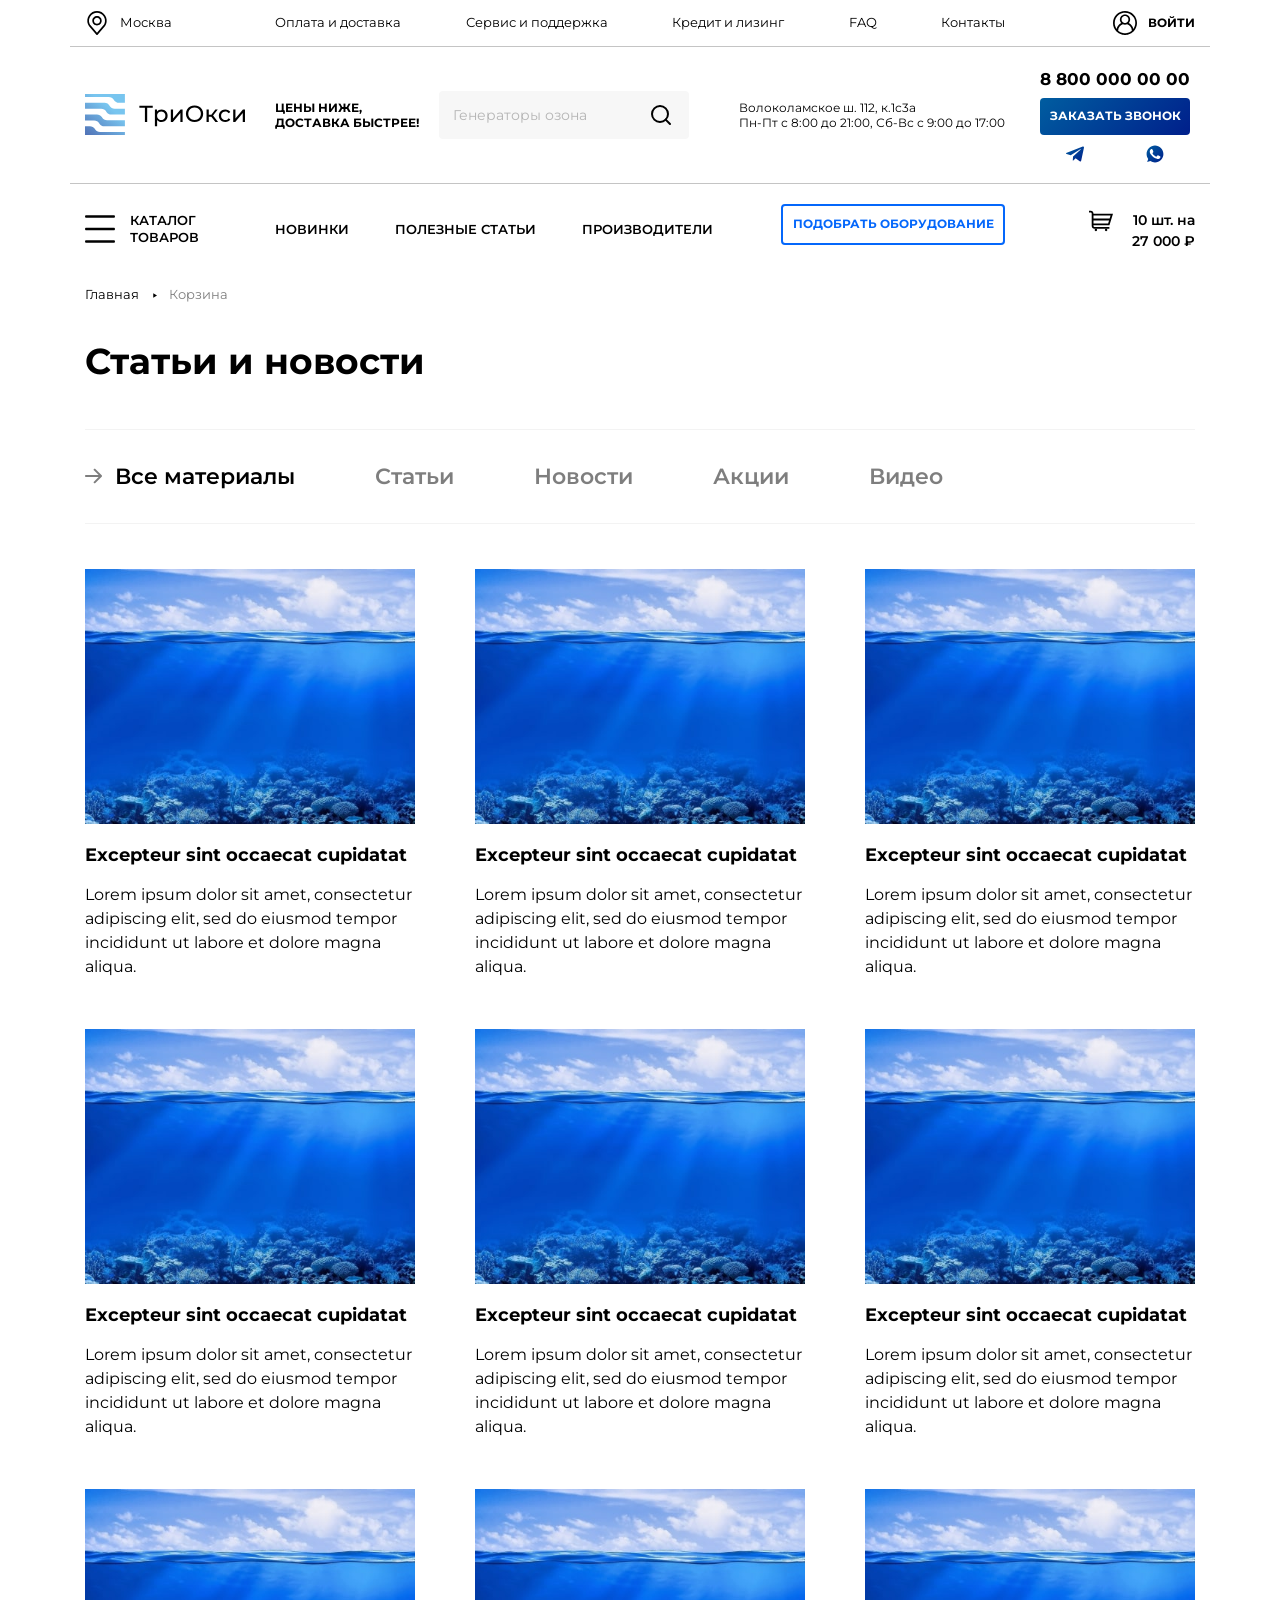
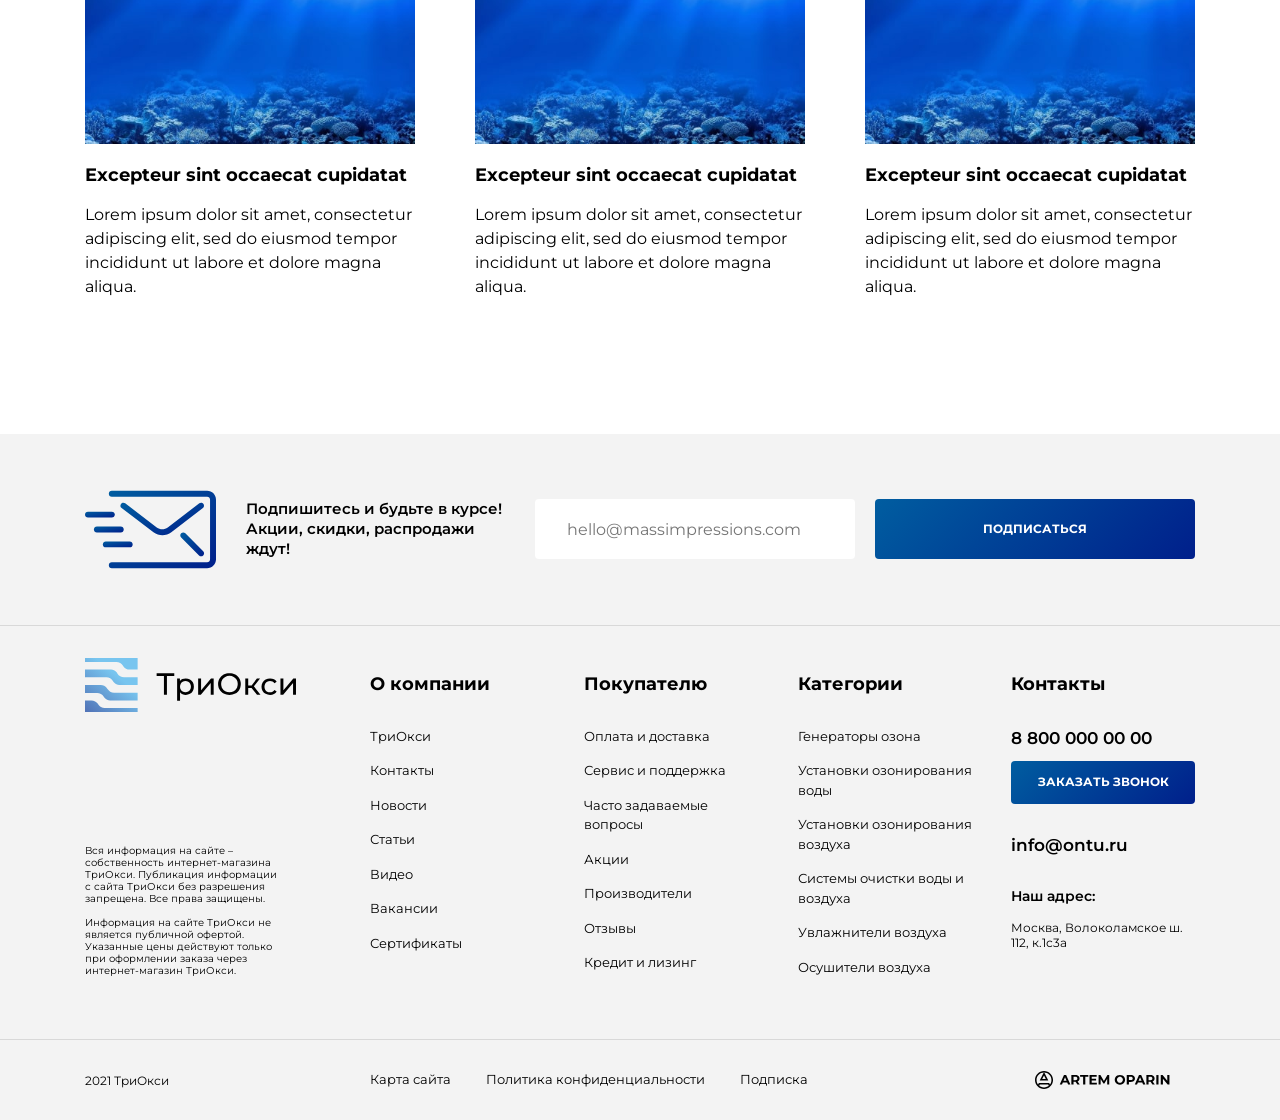
<file: articles.html>
<!doctype html>
<html lang="ru">

<head>
  <meta charset="UTF-8">
  <meta name="viewport" content="width=device-width,initial-scale=1">
  <meta http-equiv="X-UA-Compatible" content="ie=edge">
  <link rel="shortcut icon" href="img/favicon/favicon.ico">
  <link rel="icon" type="image/vnd.microsoft.icon" href="img/favicon/favicon.ico">
  <link rel="icon" type="image/x-icon" href="img/favicon/favicon.ico">
  <link rel="icon" href="img/favicon/favicon.ico">
  <title>Title</title>
  <link href="vendors~main.css" rel="stylesheet">
  <link href="main.css" rel="stylesheet">
</head>

<body>
  <header class="header">
    <div class="container">
      <div class="row header__row d-flex align-items-center">
        <div class="col-3 col-sm-4 col-lg-2">
          <div class="header__burger js-burger"><span class="js-burger"></span></div>
          <div class="header__burger-fixed"></div><a href="#" class="header__city d-none d-lg-flex align-items-center js-region"><img src="img/map.svg" alt="map" class="js-region"> <span class="js-region js-region-city">Москва</span></a>
        </div>
        <div class="col-6 col-sm-4 col-lg-8 js-adaptive-logo d-flex justify-content-center d-lg-block">
          <div class="hamburger-menu">
            <nav id="header-menu-one"><a href="#">Оплата и доставка</a> <a href="#">Сервис и поддержка</a> <a href="#">Кредит и лизинг</a> <a href="#">FAQ</a> <a href="#">Контакты</a></nav>
          </div>
        </div>
        <div class="col-3 col-sm-4 col-lg-2"><a href="" class="header__login d-flex align-items-center justify-content-end"><img src="img/user.svg" alt="user"> <span>ВОЙТИ</span></a></div>
      </div>
      <div class="row header__row d-none d-lg-flex align-items-center">
        <div class="col-2"><a data-da=".js-adaptive-logo,991,1" href="index.html" class="header__logo"><img src="img/logoheader.svg" alt=""></a></div>
        <div class="col-7 col-xl-8 d-flex align-items-center justify-content-between">
          <div class="header__text">Цены ниже,<br>доставка быстрее!</div>
          <div class="header__search">
            <div class="header__search-img"><img src="img/search.svg" class="js-search" alt=""></div>
            <form action="POST">
              <div class="form-wrapper-header"><span><input type="search" class="form-control" placeholder="Генераторы озона"> </span><span><button type="submit"><img src="img/search.svg" alt=""></button></span></div>
            </form>
          </div>
          <div class="header__info">Волоколамское ш. 112, к.1с3а<br>Пн-Пт с 8:00 до 21:00, Сб-Вс с 9:00 до 17:00</div>
        </div>
        <div class="col-3 col-xl-2 d-flex justify-content-end">
          <div class="header__tel d-flex align-items-center flex-wrap justify-content-between"><a href="tel:88000000000" class="header__link">8 800 000 00 00 </a><a href="#" class="btn header__btn js-call">ЗАКАЗАТЬ ЗВОНОК </a><a href="#" class="header__icon"><img src="img/telegram.svg" alt=""> </a><a href="#" class="header__icon"><img src="img/whatsapp.svg" alt=""></a></div>
        </div>
      </div>
      <div class="row header__row d-flex align-items-center">
        <div class="col-3 col-sm-4 col-lg-2"><a href="#" class="header__catalog d-flex align-items-center"><img src="img/burger.svg" alt="" class="d-none d-lg-block"> <span>КАТАЛОГ ТОВАРОВ</span></a>
          <div class="header-catalog__wrapper">
            <div class="container">
              <div class="row">
                <div class="col-12 col-lg-7 col-xl-6">
                  <ul class="header-catalog__list">
                    <li><a href="#">Генераторы озона</a></li>
                    <li><a href="#">Установки озонирования воды</a></li>
                    <li><a href="#">Установки озонирования воздуха</a></li>
                    <li><a href="#">Системы очистки воды и воздуха</a></li>
                    <li><a href="#">Увлажнители воздуха</a></li>
                    <li><a href="#">Осушители воздуха</a></li>
                    <li><a href="#">Генераторы озона</a></li>
                    <li><a href="#">Установки озонирования воды</a></li>
                    <li><a href="#">Генераторы озона</a></li>
                    <li><a href="#">Установки озонирования воды</a></li>
                    <li><a href="#">Установки озонирования воздуха</a></li>
                    <li><a href="#">Системы очистки воды и воздуха</a></li>
                    <li><a href="#">Увлажнители воздуха</a></li>
                    <li><a href="#">Осушители воздуха</a></li>
                    <li><a href="#">Генераторы озона</a></li>
                    <li><a href="#">Генераторы озона</a></li>
                  </ul>
                </div>
                <div class="d-none d-lg-flex col-lg-5 col-xl-6">
                  <div class="header-catalog__img" style="background-image: url('img/menuhoverbg-min.jpg');"><img src="img/menuhover.png" alt=""></div>
                </div>
              </div>
            </div>
          </div>
        </div>
        <div class="col-6 col-sm-4 col-lg-8 d-flex justify-content-center justify-content-lg-between align-items-center">
          <nav data-da=".hamburger-menu,991,last" id="header-menu-two"><a href="#">НОВИНКИ</a> <a href="#">ПОЛЕЗНЫЕ СТАТЬИ</a> <a href="#">ПРОИЗВОДИТЕЛИ</a></nav><a href="#" class="btn btn-blue header__btn js-assortment">ПОДОБРАТЬ ОБОРУДОВАНИЕ</a>
        </div>
        <div class="col-3 col-sm-4 col-lg-2">
          <div class="header__basket d-flex align-items-center"><img src="img/basketico.svg" alt=""> <span>10 шт. на </span><span>&nbsp; 27 000 ₽</span></div>
        </div>
      </div>
    </div>
  </header>
  <main class="main">
    <nav class="headcrumbs">
      <div class="container">
        <div class="row">
          <div class="col-12 d-flex flex-wrap"><a href="index.html" class="headcrumbs__link">Главная</a> <a href="#" class="headcrumbs__link">Корзина</a></div>
        </div>
      </div>
    </nav>
    <section class="articles-block">
      <div class="container">
        <div class="row">
          <div class="col-12">
            <h2 class="title articles-block__title">Статьи и новости</h2>
          </div>
          <div class="col-12">
            <nav class="line-nav"><a href="#" class="line-nav__link js-article-link">Все материалы</a> <a href="#" class="line-nav__link js-article-link">Статьи</a> <a href="#" class="line-nav__link js-article-link">Новости</a> <a href="#" class="line-nav__link js-article-link">Акции</a> <a href="#" class="line-nav__link js-article-link">Видео</a></nav>
          </div>
        </div>
        <div class="row d-flex">
          <div class="articles-block-content js-article-tabs">
            <div class="row">
              <div class="col-12 col-md-6 col-lg-4"><a href="article.html" class="articles__item">
                  <div class="articles__img"><img src="img/articles-min.jpg" alt=""></div>
                  <h3>Excepteur sint occaecat cupidatat non proident, sunt in culpa qui</h3>
                  <p>Lorem ipsum dolor sit amet, consectetur adipiscing elit, sed do eiusmod tempor incididunt ut labore et dolore magna aliqua.</p>
                </a></div>
              <div class="col-12 col-md-6 col-lg-4"><a href="article.html" class="articles__item">
                  <div class="articles__img"><img src="img/articles-min.jpg" alt=""></div>
                  <h3>Excepteur sint occaecat cupidatat non proident, sunt in culpa qui</h3>
                  <p>Lorem ipsum dolor sit amet, consectetur adipiscing elit, sed do eiusmod tempor incididunt ut labore et dolore magna aliqua.</p>
                </a></div>
              <div class="col-12 col-md-6 col-lg-4"><a href="article.html" class="articles__item">
                  <div class="articles__img"><img src="img/articles-min.jpg" alt=""></div>
                  <h3>Excepteur sint occaecat cupidatat non proident, sunt in culpa qui</h3>
                  <p>Lorem ipsum dolor sit amet, consectetur adipiscing elit, sed do eiusmod tempor incididunt ut labore et dolore magna aliqua.</p>
                </a></div>
              <div class="col-12 col-md-6 col-lg-4"><a href="article.html" class="articles__item">
                  <div class="articles__img"><img src="img/articles-min.jpg" alt=""></div>
                  <h3>Excepteur sint occaecat cupidatat non proident, sunt in culpa qui</h3>
                  <p>Lorem ipsum dolor sit amet, consectetur adipiscing elit, sed do eiusmod tempor incididunt ut labore et dolore magna aliqua.</p>
                </a></div>
              <div class="col-12 col-md-6 col-lg-4"><a href="article.html" class="articles__item">
                  <div class="articles__img"><img src="img/articles-min.jpg" alt=""></div>
                  <h3>Excepteur sint occaecat cupidatat non proident, sunt in culpa qui</h3>
                  <p>Lorem ipsum dolor sit amet, consectetur adipiscing elit, sed do eiusmod tempor incididunt ut labore et dolore magna aliqua.</p>
                </a></div>
              <div class="col-12 col-md-6 col-lg-4"><a href="article.html" class="articles__item">
                  <div class="articles__img"><img src="img/articles-min.jpg" alt=""></div>
                  <h3>Excepteur sint occaecat cupidatat non proident, sunt in culpa qui</h3>
                  <p>Lorem ipsum dolor sit amet, consectetur adipiscing elit, sed do eiusmod tempor incididunt ut labore et dolore magna aliqua.</p>
                </a></div>
              <div class="col-12 col-md-6 col-lg-4"><a href="article.html" class="articles__item">
                  <div class="articles__img"><img src="img/articles-min.jpg" alt=""></div>
                  <h3>Excepteur sint occaecat cupidatat non proident, sunt in culpa qui</h3>
                  <p>Lorem ipsum dolor sit amet, consectetur adipiscing elit, sed do eiusmod tempor incididunt ut labore et dolore magna aliqua.</p>
                </a></div>
              <div class="col-12 col-md-6 col-lg-4"><a href="article.html" class="articles__item">
                  <div class="articles__img"><img src="img/articles-min.jpg" alt=""></div>
                  <h3>Excepteur sint occaecat cupidatat non proident, sunt in culpa qui</h3>
                  <p>Lorem ipsum dolor sit amet, consectetur adipiscing elit, sed do eiusmod tempor incididunt ut labore et dolore magna aliqua.</p>
                </a></div>
              <div class="col-12 col-md-6 col-lg-4"><a href="article.html" class="articles__item">
                  <div class="articles__img"><img src="img/articles-min.jpg" alt=""></div>
                  <h3>Excepteur sint occaecat cupidatat non proident, sunt in culpa qui</h3>
                  <p>Lorem ipsum dolor sit amet, consectetur adipiscing elit, sed do eiusmod tempor incididunt ut labore et dolore magna aliqua.</p>
                </a></div>
            </div>
          </div>
          <div class="articles-block-content js-article-tabs">
            <div class="row">
              <div class="col-12 col-md-6 col-lg-4"><a href="article.html" class="articles__item">
                  <div class="articles__img"><img src="img/articles-min.jpg" alt=""></div>
                  <h3>Excepteur sint occaecat cupidatat non proident, sunt in culpa qui</h3>
                  <p>Lorem ipsum dolor sit amet, consectetur adipiscing elit, sed do eiusmod tempor incididunt ut labore et dolore magna aliqua.</p>
                </a></div>
            </div>
          </div>
          <div class="articles-block-content js-article-tabs">
            <div class="row">
              <div class="col-12 col-md-6 col-lg-4"><a href="article.html" class="articles__item">
                  <div class="articles__img"><img src="img/articles-min.jpg" alt=""></div>
                  <h3>Excepteur sint occaecat cupidatat non proident, sunt in culpa qui</h3>
                  <p>Lorem ipsum dolor sit amet, consectetur adipiscing elit, sed do eiusmod tempor incididunt ut labore et dolore magna aliqua.</p>
                </a></div>
              <div class="col-12 col-md-6 col-lg-4"><a href="article.html" class="articles__item">
                  <div class="articles__img"><img src="img/articles-min.jpg" alt=""></div>
                  <h3>Excepteur sint occaecat cupidatat non proident, sunt in culpa qui</h3>
                  <p>Lorem ipsum dolor sit amet, consectetur adipiscing elit, sed do eiusmod tempor incididunt ut labore et dolore magna aliqua.</p>
                </a></div>
            </div>
          </div>
          <div class="articles-block-content js-article-tabs">
            <div class="row">
              <div class="col-12 col-md-6 col-lg-4"><a href="article.html" class="articles__item">
                  <div class="articles__img"><img src="img/articles-min.jpg" alt=""></div>
                  <h3>Excepteur sint occaecat cupidatat non proident, sunt in culpa qui</h3>
                  <p>Lorem ipsum dolor sit amet, consectetur adipiscing elit, sed do eiusmod tempor incididunt ut labore et dolore magna aliqua.</p>
                </a></div>
              <div class="col-12 col-md-6 col-lg-4"><a href="article.html" class="articles__item">
                  <div class="articles__img"><img src="img/articles-min.jpg" alt=""></div>
                  <h3>Excepteur sint occaecat cupidatat non proident, sunt in culpa qui</h3>
                  <p>Lorem ipsum dolor sit amet, consectetur adipiscing elit, sed do eiusmod tempor incididunt ut labore et dolore magna aliqua.</p>
                </a></div>
            </div>
          </div>
          <div class="articles-block-content js-article-tabs">
            <div class="row">
              <div class="col-12 col-md-6 col-lg-4"><a href="article.html" class="articles__item">
                  <div class="articles__img"><img src="img/articles-min.jpg" alt=""></div>
                  <h3>Excepteur sint occaecat cupidatat non proident, sunt in culpa qui</h3>
                  <p>Lorem ipsum dolor sit amet, consectetur adipiscing elit, sed do eiusmod tempor incididunt ut labore et dolore magna aliqua.</p>
                </a></div>
              <div class="col-12 col-md-6 col-lg-4"><a href="article.html" class="articles__item">
                  <div class="articles__img"><img src="img/articles-min.jpg" alt=""></div>
                  <h3>Excepteur sint occaecat cupidatat non proident, sunt in culpa qui</h3>
                  <p>Lorem ipsum dolor sit amet, consectetur adipiscing elit, sed do eiusmod tempor incididunt ut labore et dolore magna aliqua.</p>
                </a></div>
            </div>
          </div>
        </div>
      </div>
    </section>
  </main>
  <footer class="footer">
    <div class="footer__line">
      <div class="container">
        <div class="row">
          <div class="col-12 justify-content-between flex-wrap flex-lg-nowrap d-flex align-items-center justify-content-lg-center">
            <div class="footer-form__img"><img src="img/mail.svg" alt=""></div>
            <div class="footer-form__text">Подпишитесь и будьте в курсе!<br>Акции, скидки, распродажи ждут!</div><input type="email" class="form-control form__input footer-form__input" placeholder="hello@massimpressions.com"> <button type="submit" class="btn footer-form__btn">подписаться</button>
          </div>
        </div>
      </div>
    </div>
    <div class="footer__line-two">
      <div class="container">
        <div class="row">
          <div class="col-12 col-xl-3 d-flex justify-content-center align-items-center align-items-xl-start flex-xl-column justify-content-md-between"><a href="#" class="footer__logo d-flex"><img src="img/logof.svg" alt=""></a>
            <p class="footer__descr">Вся информация на сайте – собственность интернет-магазина ТриОкси. Публикация информации с сайта ТриОкси без разрешения запрещена. Все права защищены.<br><br>Информация на сайте ТриОкси не является публичной офертой. Указанные цены действуют только при оформлении заказа через интернет-магазин ТриОкси.</p>
          </div>
          <div class="col-12 col-xl-9">
            <div class="row">
              <div class="col-12 col-sm-6 col-md-3">
                <h3 class="js-footer-title footer__title">О компании</h3>
                <nav class="js-footer-menu footer__menu"><a href="#">ТриОкси</a> <a href="#">Контакты</a> <a href="#">Новости</a> <a href="#">Статьи</a> <a href="#">Видео</a> <a href="#">Вакансии</a> <a href="#">Сертификаты</a></nav>
              </div>
              <div class="col-12 col-sm-6 col-md-3">
                <h3 class="js-footer-title footer__title">Покупателю</h3>
                <nav class="js-footer-menu footer__menu"><a href="#">Оплата и доставка</a> <a href="#">Сервис и поддержка</a> <a href="#">Часто задаваемые вопросы</a> <a href="#">Акции</a> <a href="#">Производители</a> <a href="#">Отзывы</a> <a href="#">Кредит и лизинг</a></nav>
              </div>
              <div class="col-12 col-sm-6 col-md-3">
                <h3 class="js-footer-title footer__title">Категории</h3>
                <nav class="js-footer-menu footer__menu"><a href="#">Генераторы озона</a> <a href="#">Установки озонирования воды</a> <a href="#">Установки озонирования воздуха</a> <a href="#">Системы очистки воды и воздуха</a> <a href="#">Увлажнители воздуха</a> <a href="#">Осушители воздуха</a></nav>
              </div>
              <div class="col-12 col-sm-6 col-md-3 d-flex flex-column align-items-center d-sm-block">
                <h3 class="footer__title">Контакты</h3><a href="tel:88000000000" class="footer__link">8 800 000 00 00</a> <a href="#" class="btn footer__btn js-call">ЗАКАЗАТЬ ЗВОНОК</a> <a href="mailto:info@ontu.ru" class="footer__link">info@ontu.ru</a>
                <h4 class="footer__subtitle">Наш адрес:</h4>
                <p class="footer__text">Москва, Волоколамское ш. 112, к.1с3а</p>
              </div>
            </div>
          </div>
        </div>
      </div>
    </div>
    <div class="footer__line-three">
      <div class="container">
        <div class="row d-flex align-items-center">
          <div class="col-12 col-lg-3 d-flex align-items-center justify-content-center d-lg-block">
            <div class="footer__text">2021 ТриОкси</div>
          </div>
          <div class="col-12 col-lg-7 d-flex align-items-center justify-content-center d-lg-block">
            <nav id="footer-menu-copy"><a href="#">Карта сайта</a> <a href="#">Политика конфиденциальности</a> <a href="#" class="js-subscribe">Подписка</a></nav>
          </div>
          <div class="col-12 col-lg-2 d-flex align-items-center justify-content-center d-lg-block">
            <div class="footer__oparin"><a href="#"><img src="img/oparin.svg" alt=""></a></div>
          </div>
        </div>
      </div>
    </div>
  </footer><!-- MODAL -->
  <aside class="js-sidebars">
    <section class="modal-call">
      <div class="modal-call__wrapper">
        <h2 class="title modal-call__title">Заказать звонок</h2>
        <div class="d-flex justify-content-center">
          <div class="help__line"></div>
        </div>
        <div class="modal-call__text">Заполните форму и мы Вам перезвоним</div>
        <div class="modal-form">
          <form action="post">
            <div class="modal-form__wrapper"><span><input type="text" class="form-control form__input modal-form__input" placeholder="Ваше имя"> </span><span><input type="tel" class="form-control form__input modal-form__input" placeholder="Ваш телефон"> </span><button type="submit" class="btn modal-form__btn modal-call__btn">заказать звонок</button> <input type="checkbox" class="form-control check help-form__check" name="agreement" checked="checked" id="form-call"> <label for="form-call" class="agreement help-form__agreement">Я согласен условиями предоставления услуг и обработкой моих персональных данных при нажатии “Заказать звонок”</label></div>
          </form>
        </div>
        <div class="modal-call__exit"><svg width="32" height="32" viewBox="0 0 32 32" fill="none" xmlns="http://www.w3.org/2000/svg">
            <path d="M27.785 1.85779L1.85785 27.785C1.20696 28.4359 1.20695 29.4911 1.85785 30.142C2.50874 30.7929 3.56401 30.7929 4.2149 30.142L30.1421 4.21477C30.793 3.56387 30.793 2.5086 30.1421 1.85771C29.4913 1.20682 28.4359 1.20689 27.785 1.85779Z" fill="black" />
            <path d="M4.21498 1.85779L30.1421 27.785C30.793 28.4359 30.793 29.4911 30.1422 30.142C29.4913 30.7929 28.436 30.7929 27.7851 30.142L1.85786 4.21477C1.20697 3.56388 1.20696 2.50861 1.85785 1.85771C2.50875 1.20682 3.56409 1.20689 4.21498 1.85779Z" fill="black" />
          </svg></div>
      </div>
    </section>
    <section class="modal-region">
      <div class="modal-region__wrapper">
        <h2 class="title modal-region__title">Выбрать город</h2>
        <div class="modal-region__row">
          <p class="modal-region__city">Ваш город: <span class="js-select-city">Санкт-Петербург</span>?</p><a href="#" class="btn modal-region__btn js-region-close">да</a>
        </div>
        <div class="modal-region__row d-none">
          <form action="post" method="post" class="form-search modal-region__form"><input type="search" class="form-control form__input modal-region__search" placeholder="Найди здесь"></form><a href="#" class="btn modal-region__btn"><svg width="21" height="20" viewBox="0 0 21 20" fill="none" xmlns="http://www.w3.org/2000/svg">
              <circle cx="9.5" cy="9" r="8" stroke="white" stroke-width="2" stroke-linecap="round" stroke-linejoin="round" />
              <path d="M19.5 19L15.15 14.65" stroke="white" stroke-width="2" stroke-linecap="round" stroke-linejoin="round" />
            </svg></a>
        </div>
        <ul class="modal-region__list">
          <li><a href="#" class="modal-region__link">Москва</a></li>
          <li><a href="#" class="modal-region__link">Санкт-Петербург</a></li>
          <li><a href="#" class="modal-region__link">Дубай</a></li>
          <li><a href="#" class="modal-region__link">Токио</a></li>
          <li><a href="#" class="modal-region__link">Лондон</a></li>
          <li><a href="#" class="modal-region__link">Рим</a></li>
          <li><a href="#" class="modal-region__link">Москва</a></li>
          <li><a href="#" class="modal-region__link">Санкт-Петербург</a></li>
          <li><a href="#" class="modal-region__link">Дубай</a></li>
          <li><a href="#" class="modal-region__link">Токио</a></li>
          <li><a href="#" class="modal-region__link">Лондон</a></li>
          <li><a href="#" class="modal-region__link">Рим</a></li>
          <li><a href="#" class="modal-region__link">Москва</a></li>
          <li><a href="#" class="modal-region__link">Санкт-Петербург</a></li>
          <li><a href="#" class="modal-region__link">Дубай</a></li>
          <li><a href="#" class="modal-region__link">Токио</a></li>
          <li><a href="#" class="modal-region__link">Лондон</a></li>
          <li><a href="#" class="modal-region__link">Рим</a></li>
          <li><a href="#" class="modal-region__link">Москва</a></li>
          <li><a href="#" class="modal-region__link">Санкт-Петербург</a></li>
          <li><a href="#" class="modal-region__link">Дубай</a></li>
          <li><a href="#" class="modal-region__link">Токио</a></li>
          <li><a href="#" class="modal-region__link">Лондон</a></li>
          <li><a href="#" class="modal-region__link">Рим</a></li>
          <li><a href="#" class="modal-region__link">Москва</a></li>
          <li><a href="#" class="modal-region__link">Санкт-Петербург</a></li>
          <li><a href="#" class="modal-region__link">Дубай</a></li>
          <li><a href="#" class="modal-region__link">Токио</a></li>
          <li><a href="#" class="modal-region__link">Лондон</a></li>
          <li><a href="#" class="modal-region__link">Рим</a></li>
          <li><a href="#" class="modal-region__link">Москва</a></li>
          <li><a href="#" class="modal-region__link">Санкт-Петербург</a></li>
          <li><a href="#" class="modal-region__link">Дубай</a></li>
          <li><a href="#" class="modal-region__link">Токио</a></li>
          <li><a href="#" class="modal-region__link">Лондон</a></li>
          <li><a href="#" class="modal-region__link">Рим</a></li>
        </ul>
        <div class="modal-region__exit"><svg width="32" height="32" viewBox="0 0 32 32" fill="none" xmlns="http://www.w3.org/2000/svg">
            <path d="M27.785 1.85779L1.85785 27.785C1.20696 28.4359 1.20695 29.4911 1.85785 30.142C2.50874 30.7929 3.56401 30.7929 4.2149 30.142L30.1421 4.21477C30.793 3.56387 30.793 2.5086 30.1421 1.85771C29.4913 1.20682 28.4359 1.20689 27.785 1.85779Z" fill="black" />
            <path d="M4.21498 1.85779L30.1421 27.785C30.793 28.4359 30.793 29.4911 30.1422 30.142C29.4913 30.7929 28.436 30.7929 27.7851 30.142L1.85786 4.21477C1.20697 3.56388 1.20696 2.50861 1.85785 1.85771C2.50875 1.20682 3.56409 1.20689 4.21498 1.85779Z" fill="black" />
          </svg></div>
      </div>
    </section>
    <section class="modal-one-click">
      <div class="modal-one-click__wrapper">
        <h2 class="title modal-call__title">Купить в 1 клик</h2>
        <div class="d-flex justify-content-center">
          <div class="help__line"></div>
        </div>
        <div class="modal-one-click__img"><img src="img/modal.jpg" alt=""></div>
        <p class="modal-one-click__name">Ozmetr-W озонометр воды</p>
        <p class="modal-one-click__price">25 050 ₽</p>
        <div class="modal-call__text">Заполните форму и мы Вам перезвоним</div>
        <div class="modal-form">
          <form action="post">
            <div class="modal-form__wrapper"><span><input type="tel" class="form-control form__input modal-form__input" placeholder="Ваш телефон"> </span><button type="submit" class="btn modal-form__btn modal-one-click__btn">подобрать</button> <input type="checkbox" class="form-control check help-form__check" name="agreement" checked="checked" id="form-one-click"> <label for="form-one-click" class="agreement help-form__agreement">Я согласен условиями предоставления услуг и обработкой моих персональных данных при нажатии “Заказать”</label></div>
          </form>
        </div>
        <div class="modal-one-click__exit"><svg width="32" height="32" viewBox="0 0 32 32" fill="none" xmlns="http://www.w3.org/2000/svg">
            <path d="M27.785 1.85779L1.85785 27.785C1.20696 28.4359 1.20695 29.4911 1.85785 30.142C2.50874 30.7929 3.56401 30.7929 4.2149 30.142L30.1421 4.21477C30.793 3.56387 30.793 2.5086 30.1421 1.85771C29.4913 1.20682 28.4359 1.20689 27.785 1.85779Z" fill="black" />
            <path d="M4.21498 1.85779L30.1421 27.785C30.793 28.4359 30.793 29.4911 30.1422 30.142C29.4913 30.7929 28.436 30.7929 27.7851 30.142L1.85786 4.21477C1.20697 3.56388 1.20696 2.50861 1.85785 1.85771C2.50875 1.20682 3.56409 1.20689 4.21498 1.85779Z" fill="black" />
          </svg></div>
      </div>
    </section>
    <section class="modal-assortment">
      <div class="modal-assortment__wrapper">
        <h2 class="title modal-call__title">Подобрать<br>оборудование</h2>
        <div class="d-flex justify-content-center">
          <div class="help__line"></div>
        </div>
        <div class="modal-call__text">Заполните форму и мы Вам перезвоним</div>
        <div class="modal-form">
          <form action="post">
            <div class="modal-form__wrapper"><span><input type="text" class="form-control form__input modal-form__input" placeholder="Ваше имя"> </span><span><input type="tel" class="form-control form__input modal-form__input" placeholder="Ваш телефон"></span>
              <div class="selectric">
                <div class="label"><span>Тип оборудования</span> <b class="selectric-button"><img src="img/selectric-ar.svg" alt=""></b></div>
                <div class="selectric-options hidden">
                  <ul>
                    <li>Тип</li>
                    <li>Тип</li>
                    <li>Тип</li>
                    <li>Тип</li>
                    <li>Тип</li>
                    <li>Тип</li>
                    <li>Тип</li>
                    <li>Тип</li>
                  </ul>
                </div>
              </div><span><textarea name="your-comment" id="your-comment" cols="30" rows="10" placeholder="Ваш комментарий"></textarea> </span><button type="submit" class="btn modal-form__btn modal-one-click__btn">подобрать</button> <input type="checkbox" class="form-control check help-form__check" name="agreement" checked="checked" id="form-assortment"> <label for="form-assortment" class="agreement help-form__agreement">Я согласен условиями предоставления услуг и обработкой моих персональных данных при нажатии “Подобрать”</label>
            </div>
          </form>
        </div>
        <div class="modal-assortment__exit"><svg width="32" height="32" viewBox="0 0 32 32" fill="none" xmlns="http://www.w3.org/2000/svg">
            <path d="M27.785 1.85779L1.85785 27.785C1.20696 28.4359 1.20695 29.4911 1.85785 30.142C2.50874 30.7929 3.56401 30.7929 4.2149 30.142L30.1421 4.21477C30.793 3.56387 30.793 2.5086 30.1421 1.85771C29.4913 1.20682 28.4359 1.20689 27.785 1.85779Z" fill="black" />
            <path d="M4.21498 1.85779L30.1421 27.785C30.793 28.4359 30.793 29.4911 30.1422 30.142C29.4913 30.7929 28.436 30.7929 27.7851 30.142L1.85786 4.21477C1.20697 3.56388 1.20696 2.50861 1.85785 1.85771C2.50875 1.20682 3.56409 1.20689 4.21498 1.85779Z" fill="black" />
          </svg></div>
      </div>
    </section>
    <section class="modal-job">
      <div class="modal-assortment__wrapper">
        <h2 class="title modal-call__title">Отправить резюме</h2>
        <div class="d-flex justify-content-center">
          <div class="help__line"></div>
        </div>
        <div class="modal-call__text">Заполните форму и мы Вам перезвоним</div>
        <div class="modal-form">
          <form action="post">
            <div class="modal-form__wrapper"><span><input type="text" class="form-control form__input modal-form__input" placeholder="Ваше имя"> </span><span><input type="tel" class="form-control form__input modal-form__input" placeholder="Ваш телефон"></span>
              <div class="selectric">
                <div class="label"><span>Вакансия</span> <b class="selectric-button"><img src="img/selectric-ar.svg" alt=""></b></div>
                <div class="selectric-options hidden">
                  <ul>
                    <li>Вакансия</li>
                    <li>Вакансия</li>
                    <li>Вакансия</li>
                    <li>Вакансия</li>
                    <li>Вакансия</li>
                  </ul>
                </div>
              </div><span><textarea name="your-about" id="your-about" cols="30" rows="10" placeholder="Расскажите о себе"></textarea> </span><button type="submit" class="btn modal-form__btn modal-one-click__btn">Отправить</button> <input type="checkbox" class="form-control check help-form__check" name="agreement" checked="checked" id="form-job"> <label for="form-job" class="agreement help-form__agreement">Я согласен условиями предоставления услуг и обработкой моих персональных данных при нажатии “Отправить”</label>
            </div>
          </form>
        </div>
        <div class="modal-job__exit"><svg width="32" height="32" viewBox="0 0 32 32" fill="none" xmlns="http://www.w3.org/2000/svg">
            <path d="M27.785 1.85779L1.85785 27.785C1.20696 28.4359 1.20695 29.4911 1.85785 30.142C2.50874 30.7929 3.56401 30.7929 4.2149 30.142L30.1421 4.21477C30.793 3.56387 30.793 2.5086 30.1421 1.85771C29.4913 1.20682 28.4359 1.20689 27.785 1.85779Z" fill="black" />
            <path d="M4.21498 1.85779L30.1421 27.785C30.793 28.4359 30.793 29.4911 30.1422 30.142C29.4913 30.7929 28.436 30.7929 27.7851 30.142L1.85786 4.21477C1.20697 3.56388 1.20696 2.50861 1.85785 1.85771C2.50875 1.20682 3.56409 1.20689 4.21498 1.85779Z" fill="black" />
          </svg></div>
      </div>
    </section>
    <section class="modal-subscribe">
      <div class="modal-one-click__wrapper">
        <h2 class="title modal-call__title">Подписаться</h2>
        <div class="d-flex justify-content-center">
          <div class="help__line"></div>
        </div>
        <div class="modal-call__text">Заполните форму и мы будем присылать вам самые интересные новости</div>
        <div class="modal-form">
          <form action="post">
            <div class="modal-form__wrapper"><span><input type="text" class="form-control form__input modal-form__input" placeholder="Ваше Имя"> </span><span><input type="email" class="form-control form__input modal-form__input" placeholder="Ваш email"> </span><button type="submit" class="btn modal-form__btn modal-one-click__btn">подписаться</button> <input type="checkbox" class="form-control check help-form__check" name="agreement" checked="checked" id="form-subscribe"> <label for="form-subscribe" class="agreement help-form__agreement">Я согласен условиями предоставления услуг и обработкой моих персональных данных при нажатии “Подписаться”</label></div>
          </form>
        </div>
        <div class="modal-subscribe__exit"><svg width="32" height="32" viewBox="0 0 32 32" fill="none" xmlns="http://www.w3.org/2000/svg">
            <path d="M27.785 1.85779L1.85785 27.785C1.20696 28.4359 1.20695 29.4911 1.85785 30.142C2.50874 30.7929 3.56401 30.7929 4.2149 30.142L30.1421 4.21477C30.793 3.56387 30.793 2.5086 30.1421 1.85771C29.4913 1.20682 28.4359 1.20689 27.785 1.85779Z" fill="black" />
            <path d="M4.21498 1.85779L30.1421 27.785C30.793 28.4359 30.793 29.4911 30.1422 30.142C29.4913 30.7929 28.436 30.7929 27.7851 30.142L1.85786 4.21477C1.20697 3.56388 1.20696 2.50861 1.85785 1.85771C2.50875 1.20682 3.56409 1.20689 4.21498 1.85779Z" fill="black" />
          </svg></div>
      </div>
    </section>
  </aside><!-- !MODAL -->
  <script src="vendors~main.js"></script>
  <script src="main.js"></script>
</body>

</html>
</file>
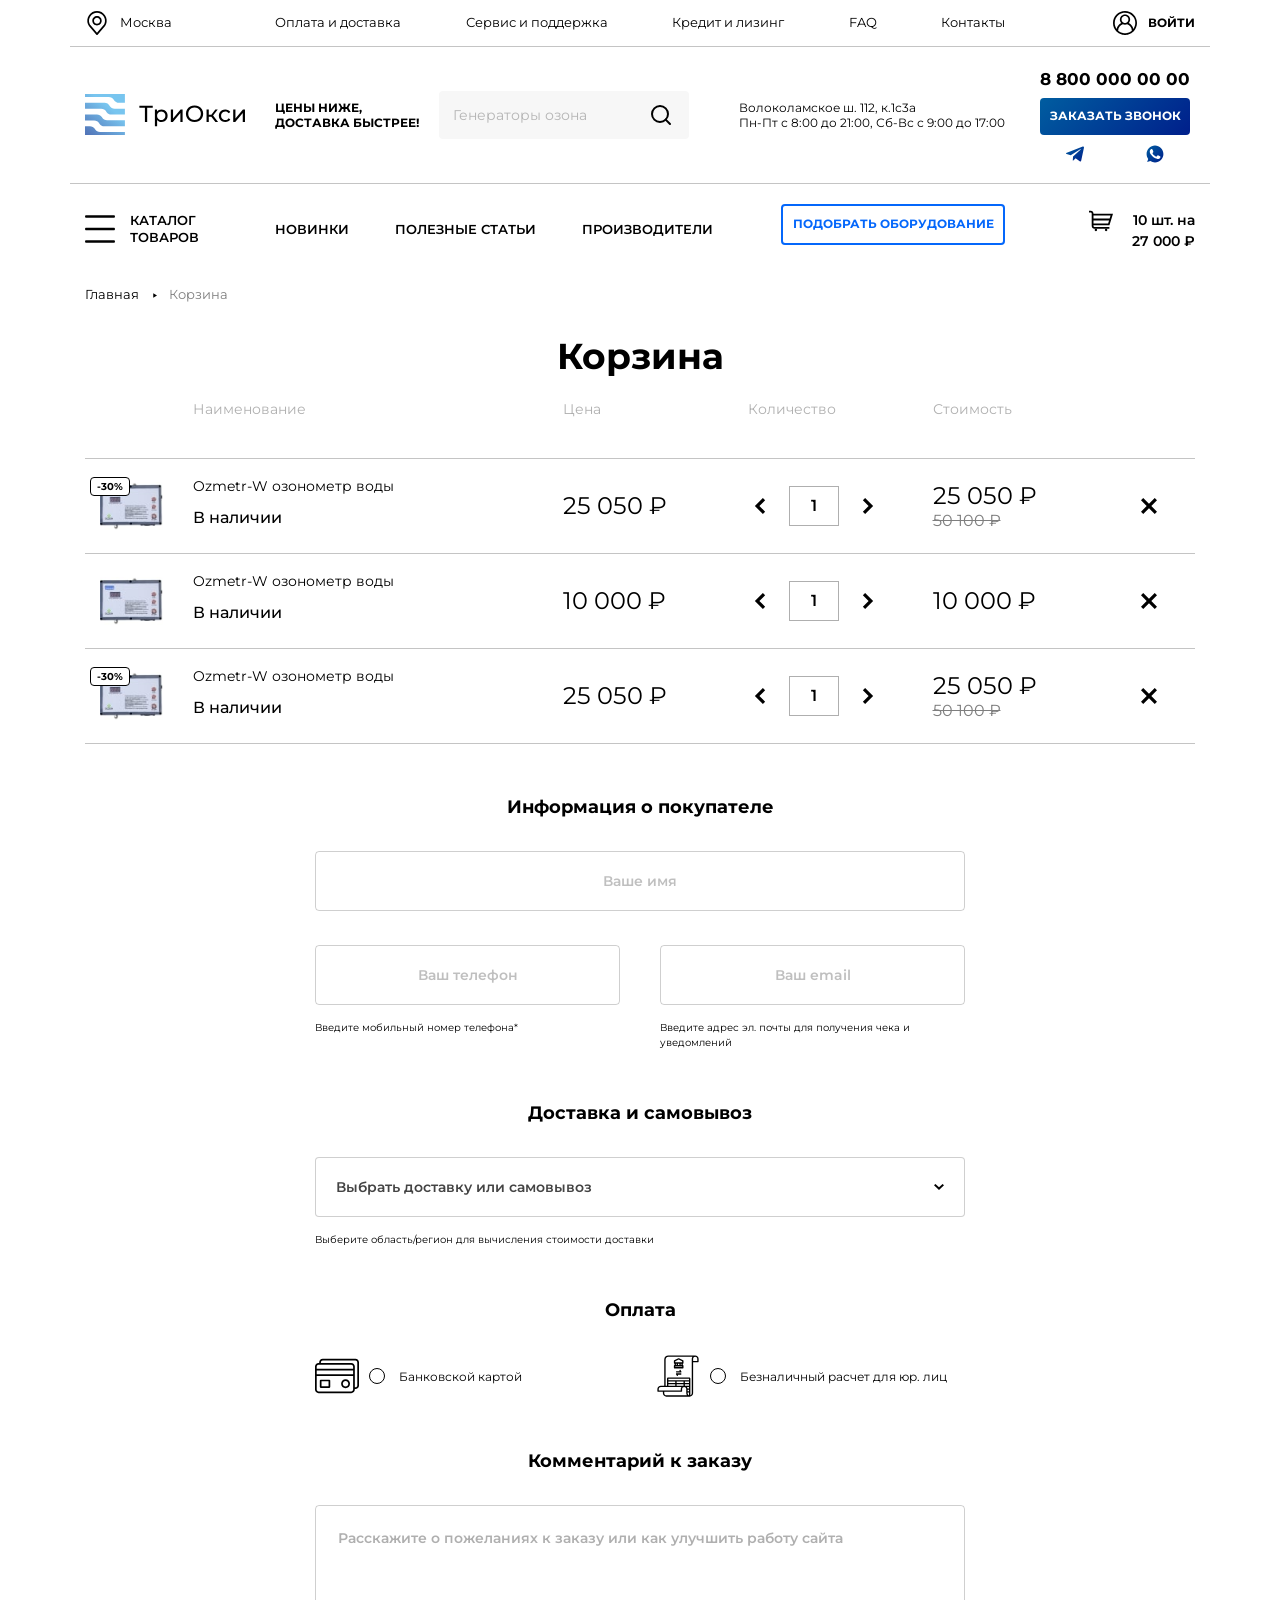
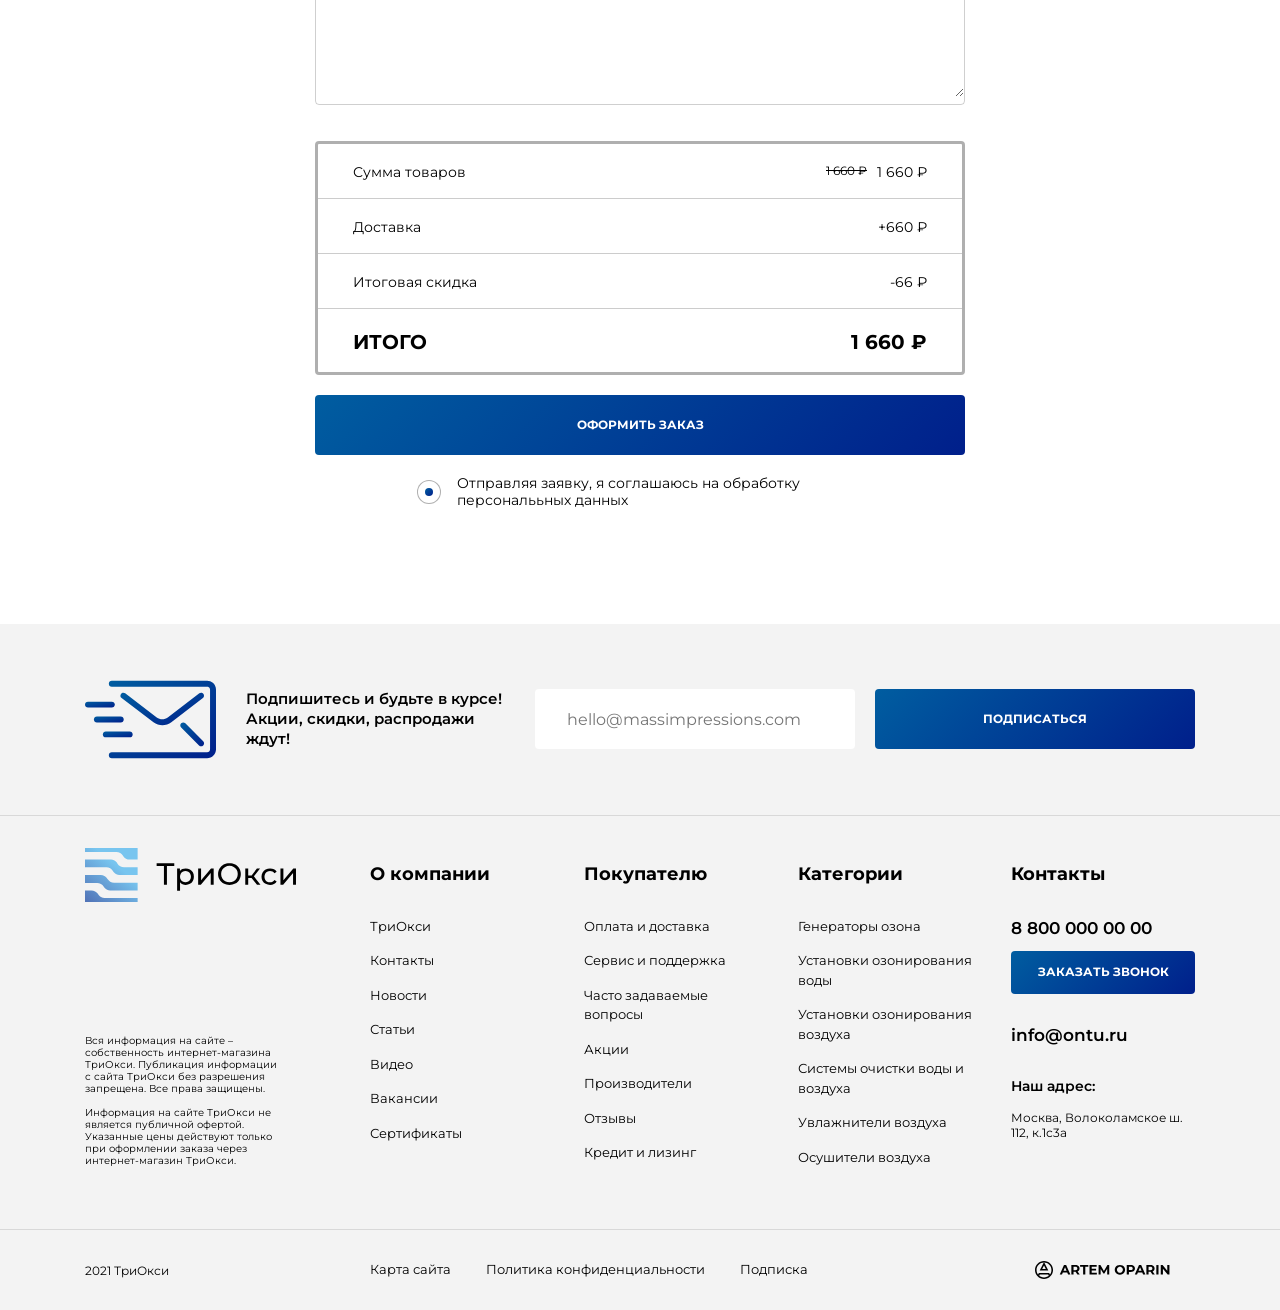
<file: basket.html>
<!doctype html>
<html lang="ru">

<head>
  <meta charset="UTF-8">
  <meta name="viewport" content="width=device-width,initial-scale=1">
  <meta http-equiv="X-UA-Compatible" content="ie=edge">
  <link rel="shortcut icon" href="img/favicon/favicon.ico">
  <link rel="icon" type="image/vnd.microsoft.icon" href="img/favicon/favicon.ico">
  <link rel="icon" type="image/x-icon" href="img/favicon/favicon.ico">
  <link rel="icon" href="img/favicon/favicon.ico">
  <title>Title</title>
  <link href="vendors~main.css" rel="stylesheet">
  <link href="main.css" rel="stylesheet">
</head>

<body>
  <header class="header">
    <div class="container">
      <div class="row header__row d-flex align-items-center">
        <div class="col-3 col-sm-4 col-lg-2">
          <div class="header__burger js-burger"><span class="js-burger"></span></div>
          <div class="header__burger-fixed"></div><a href="#" class="header__city d-none d-lg-flex align-items-center js-region"><img src="img/map.svg" alt="map" class="js-region"> <span class="js-region js-region-city"></span></a>
        </div>
        <div class="col-6 col-sm-4 col-lg-8 js-adaptive-logo d-flex justify-content-center d-lg-block">
          <div class="hamburger-menu">
            <nav id="header-menu-one"><a href="#">Оплата и доставка</a> <a href="#">Сервис и поддержка</a> <a href="#">Кредит и лизинг</a> <a href="#">FAQ</a> <a href="#">Контакты</a></nav>
          </div>
        </div>
        <div class="col-3 col-sm-4 col-lg-2"><a href="" class="header__login d-flex align-items-center justify-content-end"><img src="img/user.svg" alt="user"> <span>ВОЙТИ</span></a></div>
      </div>
      <div class="row header__row d-none d-lg-flex align-items-center">
        <div class="col-2"><a data-da=".js-adaptive-logo,991,1" href="index.html" class="header__logo"><img src="img/logoheader.svg" alt=""></a></div>
        <div class="col-7 col-xl-8 d-flex align-items-center justify-content-between">
          <div class="header__text">Цены ниже,<br>доставка быстрее!</div>
          <div class="header__search">
            <div class="header__search-img"><img src="img/search.svg" class="js-search" alt=""></div>
            <form action="POST">
              <div class="form-wrapper-header"><span><input type="search" class="form-control" placeholder="Генераторы озона"> </span><span><button type="submit"><img src="img/search.svg" alt=""></button></span></div>
            </form>
          </div>
          <div class="header__info">Волоколамское ш. 112, к.1с3а<br>Пн-Пт с 8:00 до 21:00, Сб-Вс с 9:00 до 17:00</div>
        </div>
        <div class="col-3 col-xl-2 d-flex justify-content-end">
          <div class="header__tel d-flex align-items-center flex-wrap justify-content-between"><a href="tel:88000000000" class="header__link">8 800 000 00 00 </a><a href="#" class="btn header__btn js-call">ЗАКАЗАТЬ ЗВОНОК </a><a href="#" class="header__icon"><img src="img/telegram.svg" alt=""> </a><a href="#" class="header__icon"><img src="img/whatsapp.svg" alt=""></a></div>
        </div>
      </div>
      <div class="row header__row d-flex align-items-center">
        <div class="col-3 col-sm-4 col-lg-2"><a href="#" class="header__catalog d-flex align-items-center"><img src="img/burger.svg" alt="" class="d-none d-lg-block"> <span>КАТАЛОГ ТОВАРОВ</span></a>
          <div class="header-catalog__wrapper">
            <div class="container">
              <div class="row">
                <div class="col-12 col-lg-7 col-xl-6">
                  <ul class="header-catalog__list">
                    <li><a href="#">Генераторы озона</a></li>
                    <li><a href="#">Установки озонирования воды</a></li>
                    <li><a href="#">Установки озонирования воздуха</a></li>
                    <li><a href="#">Системы очистки воды и воздуха</a></li>
                    <li><a href="#">Увлажнители воздуха</a></li>
                    <li><a href="#">Осушители воздуха</a></li>
                    <li><a href="#">Генераторы озона</a></li>
                    <li><a href="#">Установки озонирования воды</a></li>
                    <li><a href="#">Генераторы озона</a></li>
                    <li><a href="#">Установки озонирования воды</a></li>
                    <li><a href="#">Установки озонирования воздуха</a></li>
                    <li><a href="#">Системы очистки воды и воздуха</a></li>
                    <li><a href="#">Увлажнители воздуха</a></li>
                    <li><a href="#">Осушители воздуха</a></li>
                    <li><a href="#">Генераторы озона</a></li>
                    <li><a href="#">Генераторы озона</a></li>
                  </ul>
                </div>
                <div class="d-none d-lg-flex col-lg-5 col-xl-6">
                  <div class="header-catalog__img" style="background-image: url('img/menuhoverbg-min.jpg');"><img src="img/menuhover.png" alt=""></div>
                </div>
              </div>
            </div>
          </div>
        </div>
        <div class="col-6 col-sm-4 col-lg-8 d-flex justify-content-center justify-content-lg-between align-items-center">
          <nav data-da=".hamburger-menu,991,last" id="header-menu-two"><a href="#">НОВИНКИ</a> <a href="#">ПОЛЕЗНЫЕ СТАТЬИ</a> <a href="#">ПРОИЗВОДИТЕЛИ</a></nav><a href="#" class="btn btn-blue header__btn js-assortment">ПОДОБРАТЬ ОБОРУДОВАНИЕ</a>
        </div>
        <div class="col-3 col-sm-4 col-lg-2">
          <div class="header__basket d-flex align-items-center"><img src="img/basketico.svg" alt=""> <span>10 шт. на </span><span>&nbsp; 27 000 ₽</span></div>
        </div>
      </div>
    </div>
  </header>
  <main class="main">
    <nav class="headcrumbs">
      <div class="container">
        <div class="row">
          <div class="col-12 d-flex flex-wrap"><a href="index.html" class="headcrumbs__link">Главная</a> <a href="#" class="headcrumbs__link">Корзина</a></div>
        </div>
      </div>
    </nav>
    <section class="basket">
      <div class="container">
        <div class="row">
          <div class="col-12">
            <h1 class="title basket__title">Корзина</h1>
          </div>
          <div class="col-12">
            <div class="container">
              <div class="basket-items__title row">
                <div class="col-1"></div>
                <div class="basket-item__title col-4">Наименование</div>
                <div class="basket-item__title col-2">Цена</div>
                <div class="basket-item__title col-2">Количество</div>
                <div class="basket-item__title col-2">Стоимость</div>
                <div class="basket-item__title col-1"></div>
              </div>
            </div>
            <div class="basket-items">
              <div class="basket-item" data-basket-id="1" data-basket-price="25050" data-basket-discount="30">
                <div class="container">
                  <div class="row"><a href="#" class="basket-item__img col-lg-1 col-md-3 col-sm-4 d-flex align-items-center">
                      <div class="basket-item__img-wrap">
                        <div class="basket-item__marker">-30%</div><img src="img/basket-min.jpg" alt="">
                      </div>
                    </a>
                    <div class="basket-item__descr col-lg-4 col-md-9 col-sm-7"><a href="#" class="basket-item__name">Ozmetr-W озонометр воды</a>
                      <p class="basket-item__availability">В наличии</p>
                    </div>
                    <div class="basket-item__price col-lg-2 col-md-3 col-sm-4">25 050 ₽</div>
                    <div class="basket-item__count col-lg-2 col-md-3 col-sm-4 d-flex align-items-center"><button class="basket-item__count-prev js-basket-count-btn" data-delta="-1"><img src="img/basketarr.svg" alt=""></button> <input class="js-basket-count-input" value="1" type="text" placeholder="1"> <button class="basket-item__count-next js-basket-count-btn" data-delta="1"><img src="img/basketarr.svg" alt=""></button></div>
                    <div class="basket-item__cost col-lg-2 col-md-3 col-sm-4">
                      <p class="basket-item__new">25 050 ₽</p>
                      <p class="basket-item__old">50 100 ₽</p>
                    </div>
                    <div class="basket-item__delete col-lg-1 col-md-3 js-basket-del"><img src="img/delete.svg" alt=""></div>
                  </div>
                </div>
              </div>
              <div class="basket-item" data-basket-id="2" data-basket-price="10000">
                <div class="container">
                  <div class="row"><a href="#" class="basket-item__img col-lg-1 col-md-3 col-sm-4 d-flex align-items-center">
                      <div class="basket-item__img-wrap"><img src="img/basket-min.jpg" alt=""></div>
                    </a>
                    <div class="basket-item__descr col-lg-4 col-md-9 col-sm-7"><a href="#" class="basket-item__name">Ozmetr-W озонометр воды</a>
                      <p class="basket-item__availability">В наличии</p>
                    </div>
                    <div class="basket-item__price col-lg-2 col-md-3 col-sm-4">10 000 ₽</div>
                    <div class="basket-item__count col-lg-2 col-md-3 col-sm-4 d-flex align-items-center"><button class="basket-item__count-prev js-basket-count-btn" data-delta="-1"><img src="img/basketarr.svg" alt=""></button> <input class="js-basket-count-input" value="1" type="text" placeholder="1"> <button class="basket-item__count-next js-basket-count-btn" data-delta="1"><img src="img/basketarr.svg" alt=""></button></div>
                    <div class="basket-item__cost col-lg-2 col-md-3 col-sm-4">
                      <p class="basket-item__new">10 000 ₽</p>
                    </div>
                    <div class="basket-item__delete col-lg-1 col-md-3 js-basket-del"><img src="img/delete.svg" alt=""></div>
                  </div>
                </div>
              </div>
              <div class="basket-item" data-basket-id="3" data-basket-price="25050" data-basket-discount="50">
                <div class="container">
                  <div class="row"><a href="#" class="basket-item__img col-lg-1 col-md-3 col-sm-4 d-flex align-items-center">
                      <div class="basket-item__img-wrap">
                        <div class="basket-item__marker">-30%</div><img src="img/basket-min.jpg" alt="">
                      </div>
                    </a>
                    <div class="basket-item__descr col-lg-4 col-md-9 col-sm-7"><a href="#" class="basket-item__name">Ozmetr-W озонометр воды</a>
                      <p class="basket-item__availability">В наличии</p>
                    </div>
                    <div class="basket-item__price col-lg-2 col-md-3 col-sm-4">25 050 ₽</div>
                    <div class="basket-item__count col-lg-2 col-md-3 col-sm-4 d-flex align-items-center"><button class="basket-item__count-prev js-basket-count-btn" data-delta="-1"><img src="img/basketarr.svg" alt=""></button> <input class="js-basket-count-input" value="1" type="text" placeholder="1"> <button class="basket-item__count-next js-basket-count-btn" data-delta="1"><img src="img/basketarr.svg" alt=""></button></div>
                    <div class="basket-item__cost col-lg-2 col-md-3 col-sm-4">
                      <p class="basket-item__new">25 050 ₽</p>
                      <p class="basket-item__old">50 100 ₽</p>
                    </div>
                    <div class="basket-item__delete col-lg-1 col-md-3 js-basket-del"><img src="img/delete.svg" alt=""></div>
                  </div>
                </div>
              </div>
            </div>
            <form action="POST" id="basket" class="basket-form col-sm-12 col-md-12">
              <div class="basket-form">
                <div class="basket-form__title">Информация о покупателе</div>
                <div class="basket-form__input basket-form__input-name"><input name="name" type="text" placeholder="Ваше имя" required></div>
                <div class="d-flex basket-form__input-wrap">
                  <div class="w-50">
                    <div class="basket-form__input"><input id="phone" name="phone" type="text" placeholder="Ваш телефон" required></div>
                    <div class="basket-form__subtitle js-respose-phone">Введите мобильный номер телефона*</div>
                  </div>
                  <div class="w-50">
                    <div class="basket-form__input"><input name="email" type="text" placeholder="Ваш еmail" required></div>
                    <div class="basket-form__subtitle js-respose-email">Введите адрес эл. почты для получения чека и уведомлений</div>
                  </div>
                </div>
                <div class="basket-form__delivery">
                  <div class="basket-form__title">Доставка и самовывоз</div>
                  <div class="selectric">
                    <div class="label"><span>Выбрать доставку или самовывоз</span> <b class="selectric-button"><img src="img/selectric-ar.svg" alt=""></b></div>
                    <div class="selectric-options hidden">
                      <ul>
                        <li>Доставка</li>
                        <li>Самовывоз</li>
                      </ul>
                    </div>
                  </div>
                  <div class="basket-form__subtitle">Выберите область/регион для вычисления стоимости доставки</div>
                </div>
                <div class="basket-form__payment card-block">
                  <div class="basket-form__title">Оплата</div>
                  <div class="card__payment-wrap">
                    <div class="card__payment-radio"><label for="radio-bank" class="label-img"><img src="img/card-payment-1.svg" alt=""></label> <input type="radio" name="card-payment" id="radio-bank" value="Банковской картой" required> <label for="radio-bank" class="card__payment-radio__bot">Банковской картой</label></div>
                    <div class="card__payment-radio"><label for="radio-bank-2" class="label-img"><img src="img/card-payment-2.svg" alt=""></label> <input type="radio" name="card-payment" id="radio-bank-2" value="Банковской картой" required> <label for="radio-bank-2" class="card__payment-radio__bot">Безналичный расчет для юр. лиц</label></div>
                  </div>
                </div>
                <div class="basket-form__comment">
                  <div class="basket-form__title">Комментарий к заказу</div>
                  <div class="basket-form__textarea"><textarea rows="7" name="comment" id="comment" placeholder="Расскажите о пожеланиях к заказу или как улучшить работу сайта"></textarea></div>
                </div>
              </div>
              <div class="basket-total">
                <div class="basket-total__sum basket-total__item row">
                  <div class="col-12 col-sm-6">Сумма товаров</div>
                  <div class="col-12 col-sm-6 d-flex justify-content-sm-end">
                    <div class="basket-total__sum-old js-basket-sum-old">1 660 ₽</div>
                    <div class="js-basket-sum">1 660 ₽</div>
                  </div>
                </div>
                <div class="basket-total__delivery basket-total__item row">
                  <div class="col-12 col-sm-6">Доставка</div>
                  <div class="col-12 col-sm-6 d-flex justify-content-sm-end js-basket-delivery">+660 ₽</div>
                </div>
                <div class="basket-total__discount basket-total__item row">
                  <div class="col-12 col-sm-6">Итоговая скидка</div>
                  <div class="col-12 col-sm-6 d-flex justify-content-sm-end js-basket-discount">-66 ₽</div>
                </div>
                <div class="basket-total__price basket-total__item row">
                  <div class="col-12 col-sm-6">ИТОГО</div>
                  <div class="col-12 col-sm-6 d-flex justify-content-sm-end js-basket-total">1 660 ₽</div>
                </div>
              </div><button class="btn" type="submit">оформить заказ</button>
              <div class="basket-policy"><input type="checkbox" class="form-control check help-form__check" name="agreement" checked="checked" id="form-call-2"> <label for="form-call-2" class="agreement help-form__agreement">Отправляя заявку, я соглашаюсь на обработку персональьных данных</label></div>
            </form>
          </div>
        </div>
      </div>
    </section>
  </main>
  <footer class="footer">
    <div class="footer__line">
      <div class="container">
        <div class="row">
          <div class="col-12 justify-content-between flex-wrap flex-lg-nowrap d-flex align-items-center justify-content-lg-center">
            <div class="footer-form__img"><img src="img/mail.svg" alt=""></div>
            <div class="footer-form__text">Подпишитесь и будьте в курсе!<br>Акции, скидки, распродажи ждут!</div><input type="email" class="form-control form__input footer-form__input" placeholder="hello@massimpressions.com"> <button type="submit" class="btn footer-form__btn">подписаться</button>
          </div>
        </div>
      </div>
    </div>
    <div class="footer__line-two">
      <div class="container">
        <div class="row">
          <div class="col-12 col-xl-3 d-flex justify-content-center align-items-center align-items-xl-start flex-xl-column justify-content-md-between"><a href="#" class="footer__logo d-flex"><img src="img/logof.svg" alt=""></a>
            <p class="footer__descr">Вся информация на сайте – собственность интернет-магазина ТриОкси. Публикация информации с сайта ТриОкси без разрешения запрещена. Все права защищены.<br><br>Информация на сайте ТриОкси не является публичной офертой. Указанные цены действуют только при оформлении заказа через интернет-магазин ТриОкси.</p>
          </div>
          <div class="col-12 col-xl-9">
            <div class="row">
              <div class="col-12 col-sm-6 col-md-3">
                <h3 class="js-footer-title footer__title">О компании</h3>
                <nav class="js-footer-menu footer__menu"><a href="#">ТриОкси</a> <a href="#">Контакты</a> <a href="#">Новости</a> <a href="#">Статьи</a> <a href="#">Видео</a> <a href="#">Вакансии</a> <a href="#">Сертификаты</a></nav>
              </div>
              <div class="col-12 col-sm-6 col-md-3">
                <h3 class="js-footer-title footer__title">Покупателю</h3>
                <nav class="js-footer-menu footer__menu"><a href="#">Оплата и доставка</a> <a href="#">Сервис и поддержка</a> <a href="#">Часто задаваемые вопросы</a> <a href="#">Акции</a> <a href="#">Производители</a> <a href="#">Отзывы</a> <a href="#">Кредит и лизинг</a></nav>
              </div>
              <div class="col-12 col-sm-6 col-md-3">
                <h3 class="js-footer-title footer__title">Категории</h3>
                <nav class="js-footer-menu footer__menu"><a href="#">Генераторы озона</a> <a href="#">Установки озонирования воды</a> <a href="#">Установки озонирования воздуха</a> <a href="#">Системы очистки воды и воздуха</a> <a href="#">Увлажнители воздуха</a> <a href="#">Осушители воздуха</a></nav>
              </div>
              <div class="col-12 col-sm-6 col-md-3 d-flex flex-column align-items-center d-sm-block">
                <h3 class="footer__title">Контакты</h3><a href="tel:88000000000" class="footer__link">8 800 000 00 00</a> <a href="#" class="btn footer__btn js-call">ЗАКАЗАТЬ ЗВОНОК</a> <a href="mailto:info@ontu.ru" class="footer__link">info@ontu.ru</a>
                <h4 class="footer__subtitle">Наш адрес:</h4>
                <p class="footer__text">Москва, Волоколамское ш. 112, к.1с3а</p>
              </div>
            </div>
          </div>
        </div>
      </div>
    </div>
    <div class="footer__line-three">
      <div class="container">
        <div class="row d-flex align-items-center">
          <div class="col-12 col-lg-3 d-flex align-items-center justify-content-center d-lg-block">
            <div class="footer__text">2021 ТриОкси</div>
          </div>
          <div class="col-12 col-lg-7 d-flex align-items-center justify-content-center d-lg-block">
            <nav id="footer-menu-copy"><a href="#">Карта сайта</a> <a href="#">Политика конфиденциальности</a> <a href="#" class="js-subscribe">Подписка</a></nav>
          </div>
          <div class="col-12 col-lg-2 d-flex align-items-center justify-content-center d-lg-block">
            <div class="footer__oparin"><a href="#"><img src="img/oparin.svg" alt=""></a></div>
          </div>
        </div>
      </div>
    </div>
  </footer><!-- MODAL -->
  <aside class="js-sidebars">
    <section class="modal-call">
      <div class="modal-call__wrapper">
        <h2 class="title modal-call__title">Заказать звонок</h2>
        <div class="d-flex justify-content-center">
          <div class="help__line"></div>
        </div>
        <div class="modal-call__text">Заполните форму и мы Вам перезвоним</div>
        <div class="modal-form">
          <form action="post">
            <div class="modal-form__wrapper"><span><input type="text" class="form-control form__input modal-form__input" placeholder="Ваше имя"> </span><span><input type="tel" class="form-control form__input modal-form__input" placeholder="Ваш телефон"> </span><button type="submit" class="btn modal-form__btn modal-call__btn">заказать звонок</button> <input type="checkbox" class="form-control check help-form__check" name="agreement" checked="checked" id="form-call"> <label for="form-call" class="agreement help-form__agreement">Я согласен условиями предоставления услуг и обработкой моих персональных данных при нажатии “Заказать звонок”</label></div>
          </form>
        </div>
        <div class="modal-call__exit"><svg width="32" height="32" viewBox="0 0 32 32" fill="none" xmlns="http://www.w3.org/2000/svg">
            <path d="M27.785 1.85779L1.85785 27.785C1.20696 28.4359 1.20695 29.4911 1.85785 30.142C2.50874 30.7929 3.56401 30.7929 4.2149 30.142L30.1421 4.21477C30.793 3.56387 30.793 2.5086 30.1421 1.85771C29.4913 1.20682 28.4359 1.20689 27.785 1.85779Z" fill="black" />
            <path d="M4.21498 1.85779L30.1421 27.785C30.793 28.4359 30.793 29.4911 30.1422 30.142C29.4913 30.7929 28.436 30.7929 27.7851 30.142L1.85786 4.21477C1.20697 3.56388 1.20696 2.50861 1.85785 1.85771C2.50875 1.20682 3.56409 1.20689 4.21498 1.85779Z" fill="black" />
          </svg></div>
      </div>
    </section>
    <section class="modal-region">
      <div class="modal-region__wrapper">
        <h2 class="title modal-region__title">Выбрать город</h2>
        <div class="modal-region__row">
          <p class="modal-region__city">Ваш город: <span class="js-select-city">Санкт-Петербург</span>?</p><a href="#" class="btn modal-region__btn js-region-close">да</a>
        </div>
        <div class="modal-region__row d-none">
          <form action="post" method="post" class="form-search modal-region__form"><input type="search" class="form-control form__input modal-region__search" placeholder="Найди здесь"></form><a href="#" class="btn modal-region__btn"><svg width="21" height="20" viewBox="0 0 21 20" fill="none" xmlns="http://www.w3.org/2000/svg">
              <circle cx="9.5" cy="9" r="8" stroke="white" stroke-width="2" stroke-linecap="round" stroke-linejoin="round" />
              <path d="M19.5 19L15.15 14.65" stroke="white" stroke-width="2" stroke-linecap="round" stroke-linejoin="round" />
            </svg></a>
        </div>
        <ul class="modal-region__list">
          <li><a href="#" class="modal-region__link">Москва</a></li>
          <li><a href="#" class="modal-region__link">Санкт-Петербург</a></li>
          <li><a href="#" class="modal-region__link">Дубай</a></li>
          <li><a href="#" class="modal-region__link">Токио</a></li>
          <li><a href="#" class="modal-region__link">Лондон</a></li>
          <li><a href="#" class="modal-region__link">Рим</a></li>
          <li><a href="#" class="modal-region__link">Москва</a></li>
          <li><a href="#" class="modal-region__link">Санкт-Петербург</a></li>
          <li><a href="#" class="modal-region__link">Дубай</a></li>
          <li><a href="#" class="modal-region__link">Токио</a></li>
          <li><a href="#" class="modal-region__link">Лондон</a></li>
          <li><a href="#" class="modal-region__link">Рим</a></li>
          <li><a href="#" class="modal-region__link">Москва</a></li>
          <li><a href="#" class="modal-region__link">Санкт-Петербург</a></li>
          <li><a href="#" class="modal-region__link">Дубай</a></li>
          <li><a href="#" class="modal-region__link">Токио</a></li>
          <li><a href="#" class="modal-region__link">Лондон</a></li>
          <li><a href="#" class="modal-region__link">Рим</a></li>
          <li><a href="#" class="modal-region__link">Москва</a></li>
          <li><a href="#" class="modal-region__link">Санкт-Петербург</a></li>
          <li><a href="#" class="modal-region__link">Дубай</a></li>
          <li><a href="#" class="modal-region__link">Токио</a></li>
          <li><a href="#" class="modal-region__link">Лондон</a></li>
          <li><a href="#" class="modal-region__link">Рим</a></li>
          <li><a href="#" class="modal-region__link">Москва</a></li>
          <li><a href="#" class="modal-region__link">Санкт-Петербург</a></li>
          <li><a href="#" class="modal-region__link">Дубай</a></li>
          <li><a href="#" class="modal-region__link">Токио</a></li>
          <li><a href="#" class="modal-region__link">Лондон</a></li>
          <li><a href="#" class="modal-region__link">Рим</a></li>
          <li><a href="#" class="modal-region__link">Москва</a></li>
          <li><a href="#" class="modal-region__link">Санкт-Петербург</a></li>
          <li><a href="#" class="modal-region__link">Дубай</a></li>
          <li><a href="#" class="modal-region__link">Токио</a></li>
          <li><a href="#" class="modal-region__link">Лондон</a></li>
          <li><a href="#" class="modal-region__link">Рим</a></li>
        </ul>
        <div class="modal-region__exit"><svg width="32" height="32" viewBox="0 0 32 32" fill="none" xmlns="http://www.w3.org/2000/svg">
            <path d="M27.785 1.85779L1.85785 27.785C1.20696 28.4359 1.20695 29.4911 1.85785 30.142C2.50874 30.7929 3.56401 30.7929 4.2149 30.142L30.1421 4.21477C30.793 3.56387 30.793 2.5086 30.1421 1.85771C29.4913 1.20682 28.4359 1.20689 27.785 1.85779Z" fill="black" />
            <path d="M4.21498 1.85779L30.1421 27.785C30.793 28.4359 30.793 29.4911 30.1422 30.142C29.4913 30.7929 28.436 30.7929 27.7851 30.142L1.85786 4.21477C1.20697 3.56388 1.20696 2.50861 1.85785 1.85771C2.50875 1.20682 3.56409 1.20689 4.21498 1.85779Z" fill="black" />
          </svg></div>
      </div>
    </section>
    <section class="modal-one-click">
      <div class="modal-one-click__wrapper">
        <h2 class="title modal-call__title">Купить в 1 клик</h2>
        <div class="d-flex justify-content-center">
          <div class="help__line"></div>
        </div>
        <div class="modal-one-click__img"><img src="img/modal.jpg" alt=""></div>
        <p class="modal-one-click__name">Ozmetr-W озонометр воды</p>
        <p class="modal-one-click__price">25 050 ₽</p>
        <div class="modal-call__text">Заполните форму и мы Вам перезвоним</div>
        <div class="modal-form">
          <form action="post">
            <div class="modal-form__wrapper"><span><input type="tel" class="form-control form__input modal-form__input" placeholder="Ваш телефон"> </span><button type="submit" class="btn modal-form__btn modal-one-click__btn">подобрать</button> <input type="checkbox" class="form-control check help-form__check" name="agreement" checked="checked" id="form-one-click"> <label for="form-one-click" class="agreement help-form__agreement">Я согласен условиями предоставления услуг и обработкой моих персональных данных при нажатии “Заказать”</label></div>
          </form>
        </div>
        <div class="modal-one-click__exit"><svg width="32" height="32" viewBox="0 0 32 32" fill="none" xmlns="http://www.w3.org/2000/svg">
            <path d="M27.785 1.85779L1.85785 27.785C1.20696 28.4359 1.20695 29.4911 1.85785 30.142C2.50874 30.7929 3.56401 30.7929 4.2149 30.142L30.1421 4.21477C30.793 3.56387 30.793 2.5086 30.1421 1.85771C29.4913 1.20682 28.4359 1.20689 27.785 1.85779Z" fill="black" />
            <path d="M4.21498 1.85779L30.1421 27.785C30.793 28.4359 30.793 29.4911 30.1422 30.142C29.4913 30.7929 28.436 30.7929 27.7851 30.142L1.85786 4.21477C1.20697 3.56388 1.20696 2.50861 1.85785 1.85771C2.50875 1.20682 3.56409 1.20689 4.21498 1.85779Z" fill="black" />
          </svg></div>
      </div>
    </section>
    <section class="modal-assortment">
      <div class="modal-assortment__wrapper">
        <h2 class="title modal-call__title">Подобрать<br>оборудование</h2>
        <div class="d-flex justify-content-center">
          <div class="help__line"></div>
        </div>
        <div class="modal-call__text">Заполните форму и мы Вам перезвоним</div>
        <div class="modal-form">
          <form action="post">
            <div class="modal-form__wrapper"><span><input type="text" class="form-control form__input modal-form__input" placeholder="Ваше имя"> </span><span><input type="tel" class="form-control form__input modal-form__input" placeholder="Ваш телефон"></span>
              <div class="selectric">
                <div class="label"><span>Тип оборудования</span> <b class="selectric-button"><img src="img/selectric-ar.svg" alt=""></b></div>
                <div class="selectric-options hidden">
                  <ul>
                    <li>Тип</li>
                    <li>Тип</li>
                    <li>Тип</li>
                    <li>Тип</li>
                    <li>Тип</li>
                    <li>Тип</li>
                    <li>Тип</li>
                    <li>Тип</li>
                  </ul>
                </div>
              </div><span><textarea name="your-comment" id="your-comment" cols="30" rows="10" placeholder="Ваш комментарий"></textarea> </span><button type="submit" class="btn modal-form__btn modal-one-click__btn">подобрать</button> <input type="checkbox" class="form-control check help-form__check" name="agreement" checked="checked" id="form-assortment"> <label for="form-assortment" class="agreement help-form__agreement">Я согласен условиями предоставления услуг и обработкой моих персональных данных при нажатии “Подобрать”</label>
            </div>
          </form>
        </div>
        <div class="modal-assortment__exit"><svg width="32" height="32" viewBox="0 0 32 32" fill="none" xmlns="http://www.w3.org/2000/svg">
            <path d="M27.785 1.85779L1.85785 27.785C1.20696 28.4359 1.20695 29.4911 1.85785 30.142C2.50874 30.7929 3.56401 30.7929 4.2149 30.142L30.1421 4.21477C30.793 3.56387 30.793 2.5086 30.1421 1.85771C29.4913 1.20682 28.4359 1.20689 27.785 1.85779Z" fill="black" />
            <path d="M4.21498 1.85779L30.1421 27.785C30.793 28.4359 30.793 29.4911 30.1422 30.142C29.4913 30.7929 28.436 30.7929 27.7851 30.142L1.85786 4.21477C1.20697 3.56388 1.20696 2.50861 1.85785 1.85771C2.50875 1.20682 3.56409 1.20689 4.21498 1.85779Z" fill="black" />
          </svg></div>
      </div>
    </section>
    <section class="modal-job">
      <div class="modal-assortment__wrapper">
        <h2 class="title modal-call__title">Отправить резюме</h2>
        <div class="d-flex justify-content-center">
          <div class="help__line"></div>
        </div>
        <div class="modal-call__text">Заполните форму и мы Вам перезвоним</div>
        <div class="modal-form">
          <form action="post">
            <div class="modal-form__wrapper"><span><input type="text" class="form-control form__input modal-form__input" placeholder="Ваше имя"> </span><span><input type="tel" class="form-control form__input modal-form__input" placeholder="Ваш телефон"></span>
              <div class="selectric">
                <div class="label"><span>Вакансия</span> <b class="selectric-button"><img src="img/selectric-ar.svg" alt=""></b></div>
                <div class="selectric-options hidden">
                  <ul>
                    <li>Вакансия</li>
                    <li>Вакансия</li>
                    <li>Вакансия</li>
                    <li>Вакансия</li>
                    <li>Вакансия</li>
                  </ul>
                </div>
              </div><span><textarea name="your-about" id="your-about" cols="30" rows="10" placeholder="Расскажите о себе"></textarea> </span><button type="submit" class="btn modal-form__btn modal-one-click__btn">Отправить</button> <input type="checkbox" class="form-control check help-form__check" name="agreement" checked="checked" id="form-job"> <label for="form-job" class="agreement help-form__agreement">Я согласен условиями предоставления услуг и обработкой моих персональных данных при нажатии “Отправить”</label>
            </div>
          </form>
        </div>
        <div class="modal-job__exit"><svg width="32" height="32" viewBox="0 0 32 32" fill="none" xmlns="http://www.w3.org/2000/svg">
            <path d="M27.785 1.85779L1.85785 27.785C1.20696 28.4359 1.20695 29.4911 1.85785 30.142C2.50874 30.7929 3.56401 30.7929 4.2149 30.142L30.1421 4.21477C30.793 3.56387 30.793 2.5086 30.1421 1.85771C29.4913 1.20682 28.4359 1.20689 27.785 1.85779Z" fill="black" />
            <path d="M4.21498 1.85779L30.1421 27.785C30.793 28.4359 30.793 29.4911 30.1422 30.142C29.4913 30.7929 28.436 30.7929 27.7851 30.142L1.85786 4.21477C1.20697 3.56388 1.20696 2.50861 1.85785 1.85771C2.50875 1.20682 3.56409 1.20689 4.21498 1.85779Z" fill="black" />
          </svg></div>
      </div>
    </section>
    <section class="modal-subscribe">
      <div class="modal-one-click__wrapper">
        <h2 class="title modal-call__title">Подписаться</h2>
        <div class="d-flex justify-content-center">
          <div class="help__line"></div>
        </div>
        <div class="modal-call__text">Заполните форму и мы будем присылать вам самые интересные новости</div>
        <div class="modal-form">
          <form action="post">
            <div class="modal-form__wrapper"><span><input type="text" class="form-control form__input modal-form__input" placeholder="Ваше Имя"> </span><span><input type="email" class="form-control form__input modal-form__input" placeholder="Ваш email"> </span><button type="submit" class="btn modal-form__btn modal-one-click__btn">подписаться</button> <input type="checkbox" class="form-control check help-form__check" name="agreement" checked="checked" id="form-subscribe"> <label for="form-subscribe" class="agreement help-form__agreement">Я согласен условиями предоставления услуг и обработкой моих персональных данных при нажатии “Подписаться”</label></div>
          </form>
        </div>
        <div class="modal-subscribe__exit"><svg width="32" height="32" viewBox="0 0 32 32" fill="none" xmlns="http://www.w3.org/2000/svg">
            <path d="M27.785 1.85779L1.85785 27.785C1.20696 28.4359 1.20695 29.4911 1.85785 30.142C2.50874 30.7929 3.56401 30.7929 4.2149 30.142L30.1421 4.21477C30.793 3.56387 30.793 2.5086 30.1421 1.85771C29.4913 1.20682 28.4359 1.20689 27.785 1.85779Z" fill="black" />
            <path d="M4.21498 1.85779L30.1421 27.785C30.793 28.4359 30.793 29.4911 30.1422 30.142C29.4913 30.7929 28.436 30.7929 27.7851 30.142L1.85786 4.21477C1.20697 3.56388 1.20696 2.50861 1.85785 1.85771C2.50875 1.20682 3.56409 1.20689 4.21498 1.85779Z" fill="black" />
          </svg></div>
      </div>
    </section>
  </aside><!-- !MODAL -->
  <script src="vendors~main.js"></script>
  <script src="main.js"></script>
</body>

</html>
</file>
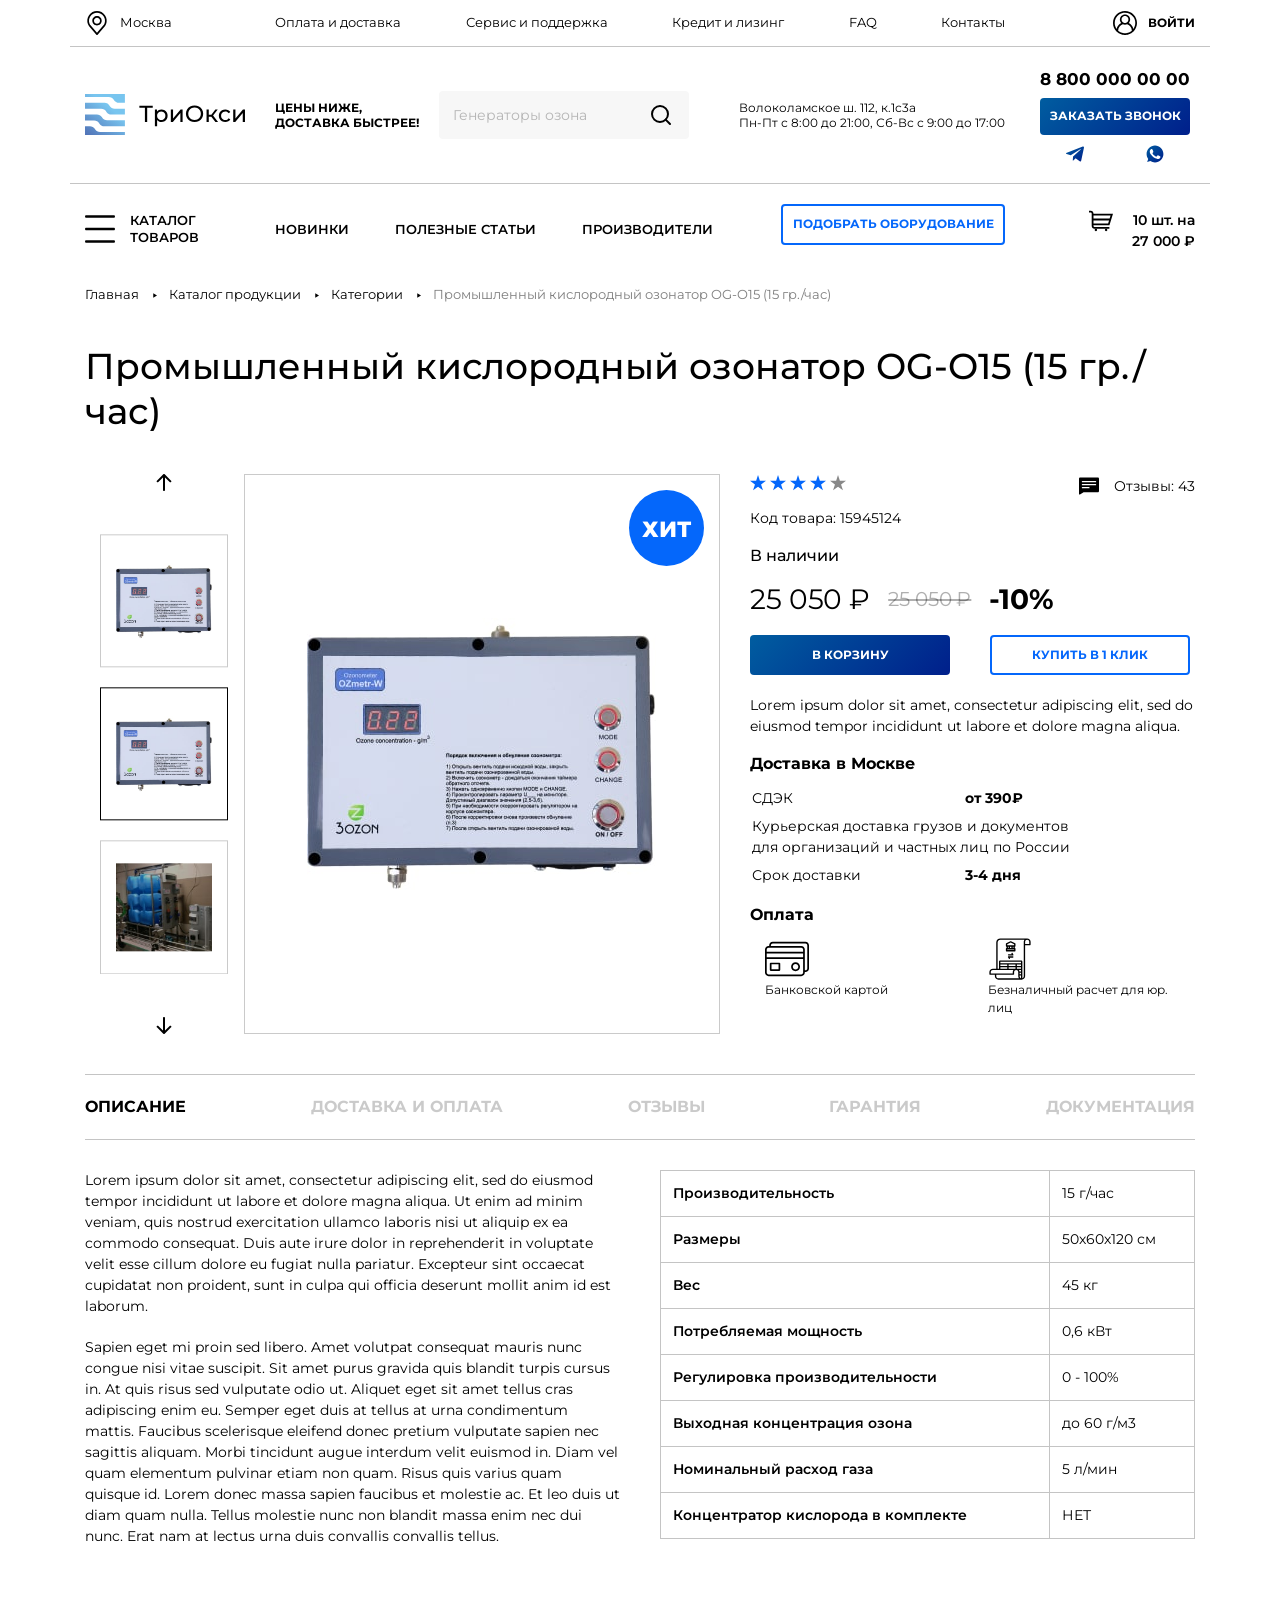
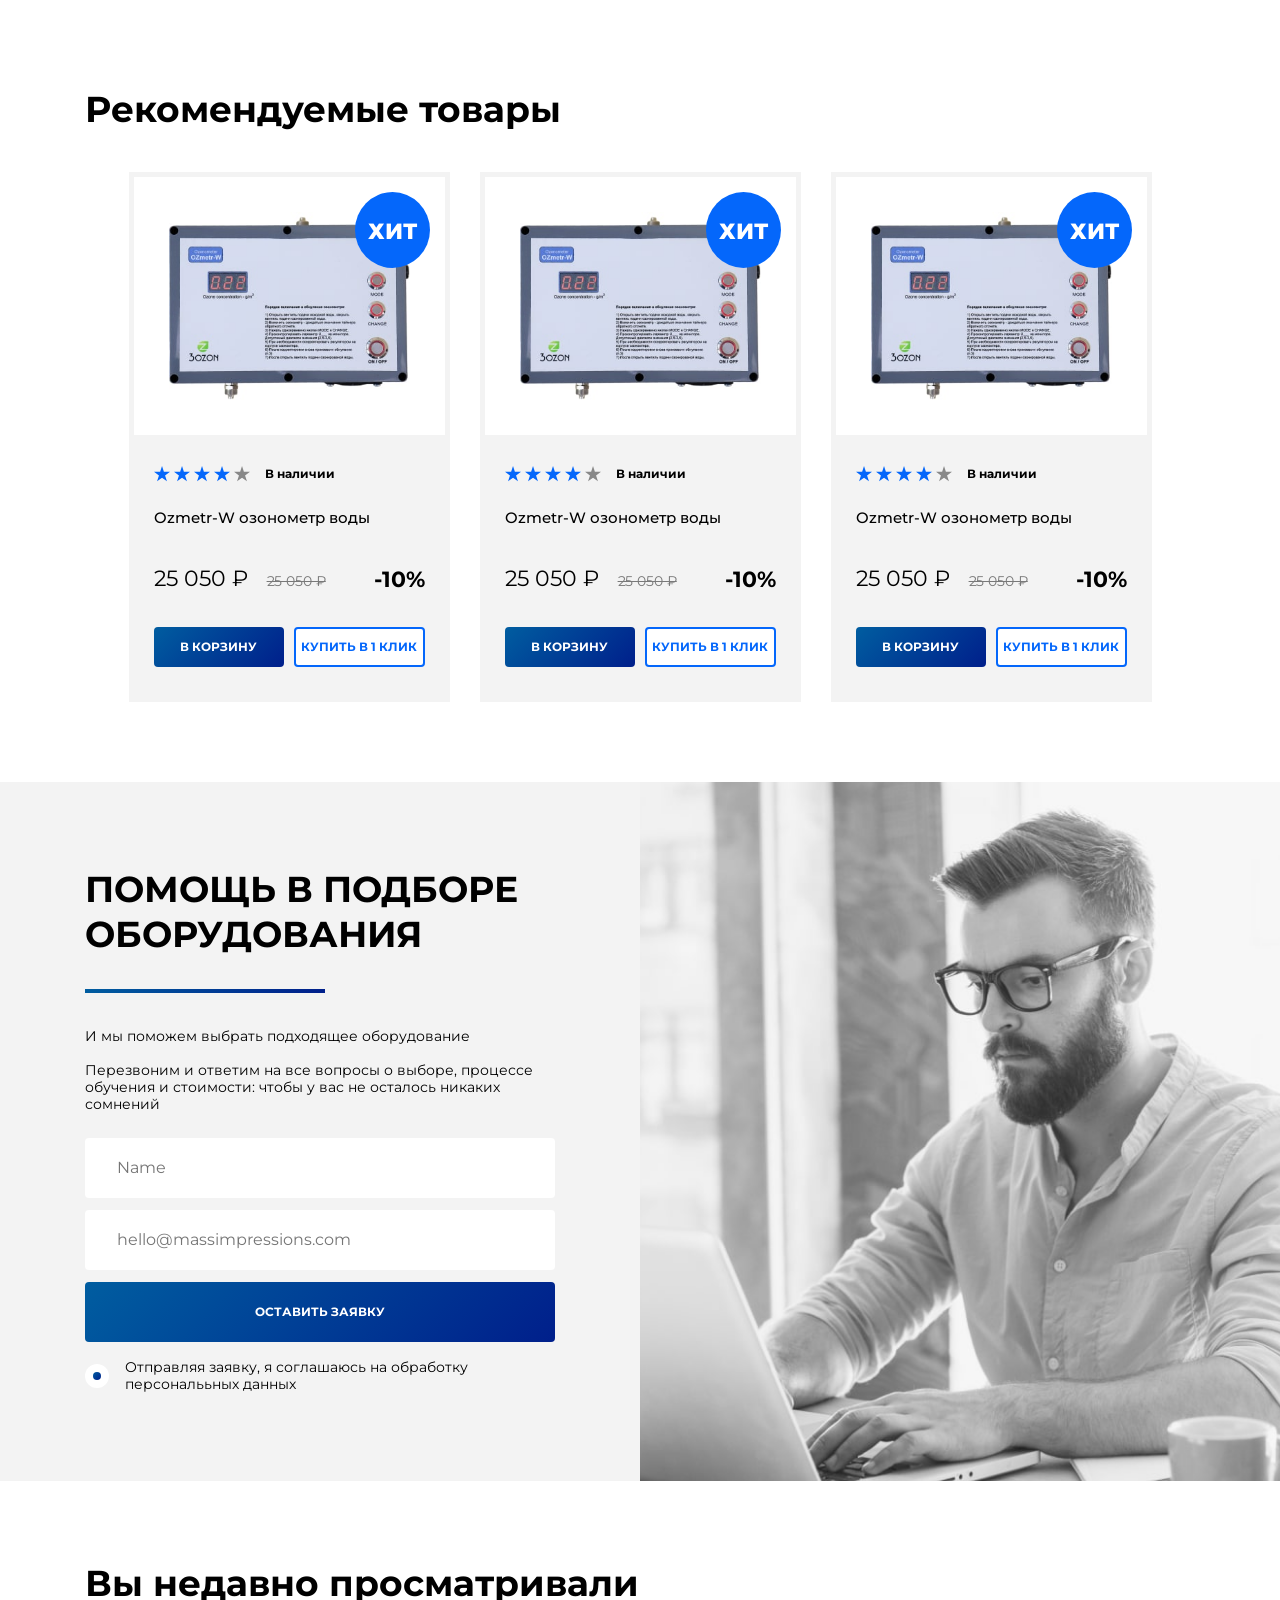
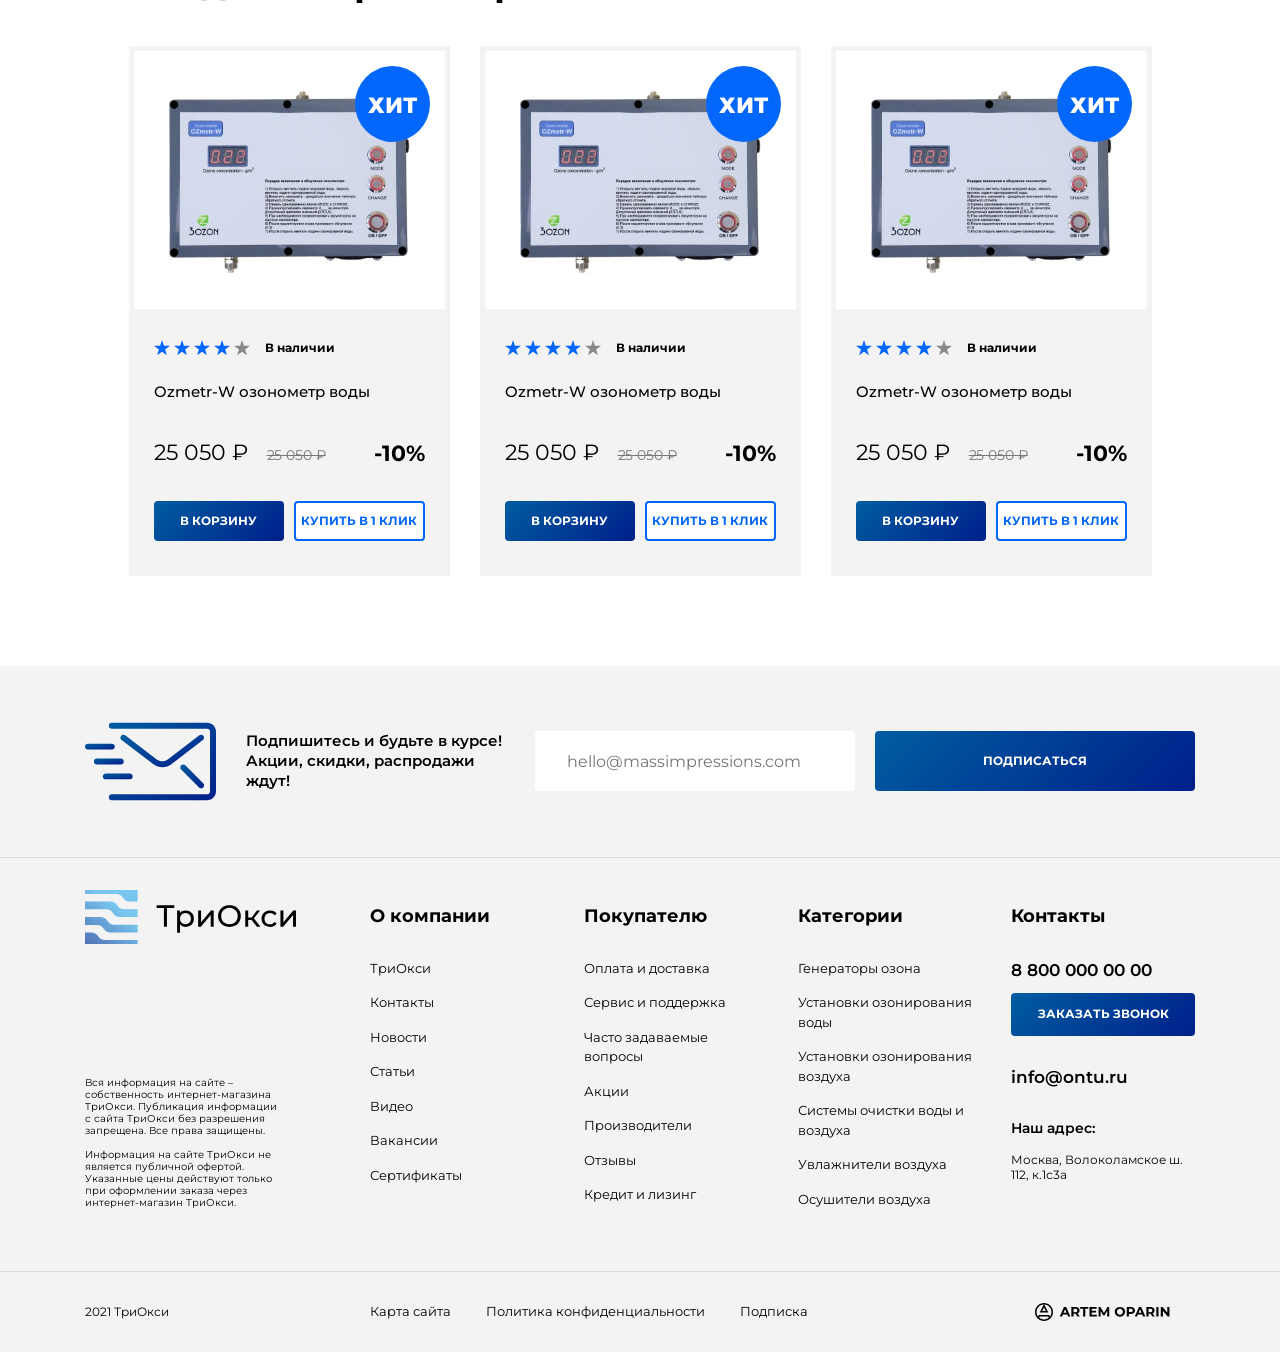
<file: card.html>
<!doctype html>
<html lang="ru">

<head>
  <meta charset="UTF-8">
  <meta name="viewport" content="width=device-width,initial-scale=1">
  <meta http-equiv="X-UA-Compatible" content="ie=edge">
  <link rel="shortcut icon" href="img/favicon/favicon.ico">
  <link rel="icon" type="image/vnd.microsoft.icon" href="img/favicon/favicon.ico">
  <link rel="icon" type="image/x-icon" href="img/favicon/favicon.ico">
  <link rel="icon" href="img/favicon/favicon.ico">
  <title>Title</title>
  <link href="vendors~main.css" rel="stylesheet">
  <link href="main.css" rel="stylesheet">
</head>

<body>
  <header class="header">
    <div class="container">
      <div class="row header__row d-flex align-items-center">
        <div class="col-3 col-sm-4 col-lg-2">
          <div class="header__burger js-burger"><span class="js-burger"></span></div>
          <div class="header__burger-fixed"></div><a href="#" class="header__city d-none d-lg-flex align-items-center js-region"><img src="img/map.svg" alt="map" class="js-region"> <span class="js-region js-region-city"></span></a>
        </div>
        <div class="col-6 col-sm-4 col-lg-8 js-adaptive-logo d-flex justify-content-center d-lg-block">
          <div class="hamburger-menu">
            <nav id="header-menu-one"><a href="#">Оплата и доставка</a> <a href="#">Сервис и поддержка</a> <a href="#">Кредит и лизинг</a> <a href="#">FAQ</a> <a href="#">Контакты</a></nav>
          </div>
        </div>
        <div class="col-3 col-sm-4 col-lg-2"><a href="" class="header__login d-flex align-items-center justify-content-end"><img src="img/user.svg" alt="user"> <span>ВОЙТИ</span></a></div>
      </div>
      <div class="row header__row d-none d-lg-flex align-items-center">
        <div class="col-2"><a data-da=".js-adaptive-logo,991,1" href="index.html" class="header__logo"><img src="img/logoheader.svg" alt=""></a></div>
        <div class="col-7 col-xl-8 d-flex align-items-center justify-content-between">
          <div class="header__text">Цены ниже,<br>доставка быстрее!</div>
          <div class="header__search">
            <div class="header__search-img"><img src="img/search.svg" class="js-search" alt=""></div>
            <form action="POST">
              <div class="form-wrapper-header"><span><input type="search" class="form-control" placeholder="Генераторы озона"> </span><span><button type="submit"><img src="img/search.svg" alt=""></button></span></div>
            </form>
          </div>
          <div class="header__info">Волоколамское ш. 112, к.1с3а<br>Пн-Пт с 8:00 до 21:00, Сб-Вс с 9:00 до 17:00</div>
        </div>
        <div class="col-3 col-xl-2 d-flex justify-content-end">
          <div class="header__tel d-flex align-items-center flex-wrap justify-content-between"><a href="tel:88000000000" class="header__link">8 800 000 00 00 </a><a href="#" class="btn header__btn js-call">ЗАКАЗАТЬ ЗВОНОК </a><a href="#" class="header__icon"><img src="img/telegram.svg" alt=""> </a><a href="#" class="header__icon"><img src="img/whatsapp.svg" alt=""></a></div>
        </div>
      </div>
      <div class="row header__row d-flex align-items-center">
        <div class="col-3 col-sm-4 col-lg-2"><a href="#" class="header__catalog d-flex align-items-center"><img src="img/burger.svg" alt="" class="d-none d-lg-block"> <span>КАТАЛОГ ТОВАРОВ</span></a>
          <div class="header-catalog__wrapper">
            <div class="container">
              <div class="row">
                <div class="col-12 col-lg-7 col-xl-6">
                  <ul class="header-catalog__list">
                    <li><a href="#">Генераторы озона</a></li>
                    <li><a href="#">Установки озонирования воды</a></li>
                    <li><a href="#">Установки озонирования воздуха</a></li>
                    <li><a href="#">Системы очистки воды и воздуха</a></li>
                    <li><a href="#">Увлажнители воздуха</a></li>
                    <li><a href="#">Осушители воздуха</a></li>
                    <li><a href="#">Генераторы озона</a></li>
                    <li><a href="#">Установки озонирования воды</a></li>
                    <li><a href="#">Генераторы озона</a></li>
                    <li><a href="#">Установки озонирования воды</a></li>
                    <li><a href="#">Установки озонирования воздуха</a></li>
                    <li><a href="#">Системы очистки воды и воздуха</a></li>
                    <li><a href="#">Увлажнители воздуха</a></li>
                    <li><a href="#">Осушители воздуха</a></li>
                    <li><a href="#">Генераторы озона</a></li>
                    <li><a href="#">Генераторы озона</a></li>
                  </ul>
                </div>
                <div class="d-none d-lg-flex col-lg-5 col-xl-6">
                  <div class="header-catalog__img" style="background-image: url('img/menuhoverbg-min.jpg');"><img src="img/menuhover.png" alt=""></div>
                </div>
              </div>
            </div>
          </div>
        </div>
        <div class="col-6 col-sm-4 col-lg-8 d-flex justify-content-center justify-content-lg-between align-items-center">
          <nav data-da=".hamburger-menu,991,last" id="header-menu-two"><a href="#">НОВИНКИ</a> <a href="#">ПОЛЕЗНЫЕ СТАТЬИ</a> <a href="#">ПРОИЗВОДИТЕЛИ</a></nav><a href="#" class="btn btn-blue header__btn js-assortment">ПОДОБРАТЬ ОБОРУДОВАНИЕ</a>
        </div>
        <div class="col-3 col-sm-4 col-lg-2">
          <div class="header__basket d-flex align-items-center"><img src="img/basketico.svg" alt=""> <span>10 шт. на </span><span>&nbsp; 27 000 ₽</span></div>
        </div>
      </div>
    </div>
  </header>
  <main class="main">
    <nav class="headcrumbs">
      <div class="container">
        <div class="row">
          <div class="col-12 d-flex flex-wrap"><a href="index.html" class="headcrumbs__link">Главная</a> <a href="#" class="headcrumbs__link">Каталог продукции</a> <a href="#" class="headcrumbs__link">Категории</a> <a href="#" class="headcrumbs__link">Промышленный кислородный озонатор OG-O15 (15 гр./час)</a></div>
        </div>
      </div>
    </nav>
    <section class="card-section hit">
      <div class="container">
        <h1 class="title hit__title">Промышленный кислородный озонатор OG-O15 (15 гр./час)</h1>
        <div class="row card-block">
          <div class="card-block__left col col-lg-7">
            <div class="card-gallery__mini-wrap col-12 col-sm-3 col-lg-4 col-xl-3">
              <div class="card-gallery__mini-ar-t"><span><svg width="16" height="17" viewBox="0 0 16 17" fill="none" xmlns="http://www.w3.org/2000/svg">
                    <path d="M7 16C7 16.5523 7.44772 17 8 17C8.55229 17 9 16.5523 9 16L7 16ZM8.70711 0.292893C8.31658 -0.0976315 7.68342 -0.0976315 7.29289 0.292893L0.928933 6.65686C0.538409 7.04738 0.538409 7.68054 0.928934 8.07107C1.31946 8.46159 1.95262 8.46159 2.34315 8.07107L8 2.41421L13.6569 8.07107C14.0474 8.46159 14.6805 8.46159 15.0711 8.07107C15.4616 7.68054 15.4616 7.04738 15.0711 6.65685L8.70711 0.292893ZM9 16L9 1L7 1L7 16L9 16Z" fill="black" />
                  </svg></span></div>
              <div class="card-gallery__mini">
                <div class="swiper-container-card-mini">
                  <div class="swiper-wrapper">
                    <div class="swiper-slide">
                      <div class="card__img"><img src="img/card-min.jpg" alt="card"></div>
                    </div>
                    <div class="swiper-slide">
                      <div class="card__img"><img src="img/card-slider-2-min.jpg" alt="card"></div>
                    </div>
                    <div class="swiper-slide">
                      <div class="card__img"><img src="img/card-min.jpg" alt="card"></div>
                    </div>
                    <div class="swiper-slide">
                      <div class="card__img"><img src="img/card-min.jpg" alt="card"></div>
                    </div>
                    <div class="swiper-slide">
                      <div class="card__img"><img src="img/card-slider-2-min.jpg" alt="card"></div>
                    </div>
                    <div class="swiper-slide">
                      <div class="card__img"><img src="img/card-min.jpg" alt="card"></div>
                    </div>
                    <div class="swiper-slide">
                      <div class="card__img"><img src="img/card-min.jpg" alt="card"></div>
                    </div>
                    <div class="swiper-slide">
                      <div class="card__img"><img src="img/card-slider-2-min.jpg" alt="card"></div>
                    </div>
                    <div class="swiper-slide">
                      <div class="card__img"><img src="img/card-min.jpg" alt="card"></div>
                    </div>
                  </div>
                  <div class="card__plus d-block d-sm-none">ХИТ</div>
                </div>
              </div>
              <div class="card-gallery__mini-ar-b"><span><svg width="16" height="17" viewBox="0 0 16 17" fill="none" xmlns="http://www.w3.org/2000/svg">
                    <path d="M9 1C9 0.447715 8.55228 -1.60905e-07 8 0C7.44771 1.60906e-07 7 0.447716 7 1L9 1ZM7.29289 16.7071C7.68342 17.0976 8.31658 17.0976 8.70711 16.7071L15.0711 10.3431C15.4616 9.95262 15.4616 9.31945 15.0711 8.92893C14.6805 8.53841 14.0474 8.53841 13.6569 8.92893L8 14.5858L2.34315 8.92893C1.95262 8.53841 1.31946 8.53841 0.928931 8.92893C0.538407 9.31946 0.538408 9.95262 0.928932 10.3431L7.29289 16.7071ZM7 1L7 16L9 16L9 1L7 1Z" fill="black" />
                  </svg></span></div>
            </div>
            <div class="card-gallery__img col-sm-9 col-lg-8 col-xl-9">
              <div class="swiper-container-card-gallery">
                <div class="swiper-wrapper">
                  <div class="swiper-slide"><a href="img/card-min.jpg" data-gallery="ozonator" class="card__img glightbox"><img src="img/card-min.jpg" alt="card"></a></div>
                  <div class="swiper-slide"><a href="img/card-min.jpg" data-gallery="ozonator" class="card__img glightbox"><img src="img/card-slider-2-min.jpg" alt="card"></a></div>
                  <div class="swiper-slide"><a href="img/card-min.jpg" data-gallery="ozonator" class="card__img glightbox"><img src="img/card-min.jpg" alt="card"></a></div>
                  <div class="swiper-slide"><a href="img/card-min.jpg" data-gallery="ozonator" class="card__img glightbox"><img src="img/card-min.jpg" alt="card"></a></div>
                  <div class="swiper-slide"><a href="img/card-min.jpg" data-gallery="ozonator" class="card__img glightbox"><img src="img/card-slider-2-min.jpg" alt="card"></a></div>
                  <div class="swiper-slide"><a href="img/card-min.jpg" data-gallery="ozonator" class="card__img glightbox"><img src="img/card-min.jpg" alt="card"></a></div>
                  <div class="swiper-slide"><a href="img/card-min.jpg" data-gallery="ozonator" class="card__img glightbox"><img src="img/card-min.jpg" alt="card"></a></div>
                  <div class="swiper-slide"><a href="img/card-min.jpg" data-gallery="ozonator" class="card__img glightbox"><img src="img/card-slider-2-min.jpg" alt="card"></a></div>
                  <div class="swiper-slide"><a href="img/card-min.jpg" data-gallery="ozonator" class="card__img glightbox"><img src="img/card-min.jpg" alt="card"></a></div>
                </div>
                <div class="card__plus">ХИТ</div>
              </div>
            </div>
          </div>
          <div class="card-block__right col-12 col-lg-5">
            <div class="card__rate-wrap">
              <ul class="rating-star card__rating">
                <li class="active"></li>
                <li class="active"></li>
                <li class="active"></li>
                <li class="active"></li>
                <li></li>
              </ul>
              <div class="card__rate-reviews"><span><img src="img/reviews.svg" alt=""> </span>Отзывы: 43</div>
            </div>
            <div class="card__code">Код товара: 15945124</div>
            <div class="card__avail">В наличии</div>
            <div class="card__price-wrap">
              <div class="card__price">25 050 ₽</div>
              <div class="card__price-old">25 050 ₽</div>
              <div class="card__price-discount">-10%</div>
            </div>
            <div class="card__btns"><button class="btn">в корзину</button> <button class="btn btn-blue js-card-one-click">купить в 1 клик</button></div>
            <div class="card__text">Lorem ipsum dolor sit amet, consectetur adipiscing elit, sed do eiusmod tempor incididunt ut labore et dolore magna aliqua.</div>
            <div class="card__delivery"><b>Доставка в Москве</b>
              <table>
                <tr>
                  <td>СДЭК</td>
                  <td>от 390₽</td>
                </tr>
                <tr>
                  <td colspan="2">Курьерская доставка грузов и документов для организаций и частных лиц по России</td>
                </tr>
                <tr>
                  <td>Срок доставки</td>
                  <td>3-4 дня</td>
                </tr>
              </table>
            </div>
            <div class="card__payment"><b>Оплата</b>
              <div class="card__payment-wrap">
                <div class="container">
                  <div class="row">
                    <div class="col-12 col-md-6">
                      <div class="card__payment-radio">
                        <div class="label-img"><img src="img/card-payment-1.svg" alt=""></div>
                        <p class="card__payment-radio__bot">Банковской картой</p>
                      </div>
                    </div>
                    <div class="col-12 col-md-6">
                      <div class="card__payment-radio">
                        <div class="label-img"><img src="img/card-payment-2.svg" alt=""></div>
                        <p class="card__payment-radio__bot">Безналичный расчет для юр. лиц</p>
                      </div>
                    </div>
                  </div>
                </div>
              </div>
            </div>
          </div>
        </div>
        <div class="row">
          <div class="col-12">
            <div class="card__links">
              <ul>
                <li><a href="#" class="js-hit-link">ОПИСАНИЕ</a></li>
                <li><a href="#" class="js-hit-link">ДОСТАВКА И ОПЛАТА</a></li>
                <li><a href="#" class="js-hit-link">ОТЗЫВЫ</a></li>
                <li><a href="#" class="js-hit-link">ГАРАНТИЯ</a></li>
                <li><a href="#" class="js-hit-link">ДОКУМЕНТАЦИЯ</a></li>
              </ul>
            </div>
          </div>
        </div>
        <div class="card__tabs">
          <div class="row js-hit-tabs card__tab">
            <div class="col-12 col-md-6 card__tab-left">
              <p>Lorem ipsum dolor sit amet, consectetur adipiscing elit, sed do eiusmod tempor incididunt ut labore et dolore magna aliqua. Ut enim ad minim veniam, quis nostrud exercitation ullamco laboris nisi ut aliquip ex ea commodo consequat. Duis aute irure dolor in reprehenderit in voluptate velit esse cillum dolore eu fugiat nulla pariatur. Excepteur sint occaecat cupidatat non proident, sunt in culpa qui officia deserunt mollit anim id est laborum.</p>
              <p>Sapien eget mi proin sed libero. Amet volutpat consequat mauris nunc congue nisi vitae suscipit. Sit amet purus gravida quis blandit turpis cursus in. At quis risus sed vulputate odio ut. Aliquet eget sit amet tellus cras adipiscing enim eu. Semper eget duis at tellus at urna condimentum mattis. Faucibus scelerisque eleifend donec pretium vulputate sapien nec sagittis aliquam. Morbi tincidunt augue interdum velit euismod in. Diam vel quam elementum pulvinar etiam non quam. Risus quis varius quam quisque id. Lorem donec massa sapien faucibus et molestie ac. Et leo duis ut diam quam nulla. Tellus molestie nunc non blandit massa enim nec dui nunc. Erat nam at lectus urna duis convallis convallis tellus.</p>
            </div>
            <div class="col-12 col-md-6 card__tab-right">
              <table>
                <tr>
                  <td>Производительность</td>
                  <td>15 г/час</td>
                </tr>
                <tr>
                  <td>Размеры</td>
                  <td>50х60х120 см</td>
                </tr>
                <tr>
                  <td>Вес</td>
                  <td>45 кг</td>
                </tr>
                <tr>
                  <td>Потребляемая мощность</td>
                  <td>0,6 кВт</td>
                </tr>
                <tr>
                  <td>Регулировка производительности</td>
                  <td>0 - 100%</td>
                </tr>
                <tr>
                  <td>Выходная концентрация озона</td>
                  <td>до 60 г/м3</td>
                </tr>
                <tr>
                  <td>Номинальный расход газа</td>
                  <td>5 л/мин</td>
                </tr>
                <tr>
                  <td>Концентратор кислорода в комплекте</td>
                  <td>НЕТ</td>
                </tr>
              </table>
            </div>
          </div>
          <div class="row js-hit-tabs card__tab">
            <div class="col-12">
              <p>Lorem ipsum dolor sit amet, consectetur adipiscing elit, sed do eiusmod tempor incididunt ut labore et dolore magna aliqua. Ut enim ad minim veniam, quis nostrud exercitation ullamco laboris nisi ut aliquip ex ea commodo consequat. Duis aute irure dolor in reprehenderit in voluptate velit esse cillum dolore eu fugiat nulla pariatur. Excepteur sint occaecat cupidatat non proident, sunt in culpa qui officia deserunt mollit anim id est laborum.</p>
              <p>Sapien eget mi proin sed libero. Amet volutpat consequat mauris nunc congue nisi vitae suscipit. Sit amet purus gravida quis blandit turpis cursus in. At quis risus sed vulputate odio ut. Aliquet eget sit amet tellus cras adipiscing enim eu. Semper eget duis at tellus at urna condimentum mattis. Faucibus scelerisque eleifend donec pretium vulputate sapien nec sagittis aliquam. Morbi tincidunt augue interdum velit euismod in. Diam vel quam elementum pulvinar etiam non quam. Risus quis varius quam quisque id. Lorem donec massa sapien faucibus et molestie ac. Et leo duis ut diam quam nulla. Tellus molestie nunc non blandit massa enim nec dui nunc. Erat nam at lectus urna duis convallis convallis tellus.</p>
            </div>
          </div>
          <div class="row js-hit-tabs card__tab">
            <div class="col-12 col-md-6 card__tab-left">
              <p>Lorem ipsum dolor sit amet, consectetur adipiscing elit, sed do eiusmod tempor incididunt ut labore et dolore magna aliqua. Ut enim ad minim veniam, quis nostrud exercitation ullamco laboris nisi ut aliquip ex ea commodo consequat. Duis aute irure dolor in reprehenderit in voluptate velit esse cillum dolore eu fugiat nulla pariatur. Excepteur sint occaecat cupidatat non proident, sunt in culpa qui officia deserunt mollit anim id est laborum.</p>
              <p>Sapien eget mi proin sed libero. Amet volutpat consequat mauris nunc congue nisi vitae suscipit. Sit amet purus gravida quis blandit turpis cursus in. At quis risus sed vulputate odio ut. Aliquet eget sit amet tellus cras adipiscing enim eu. Semper eget duis at tellus at urna condimentum mattis. Faucibus scelerisque eleifend donec pretium vulputate sapien nec sagittis aliquam. Morbi tincidunt augue interdum velit euismod in. Diam vel quam elementum pulvinar etiam non quam. Risus quis varius quam quisque id. Lorem donec massa sapien faucibus et molestie ac. Et leo duis ut diam quam nulla. Tellus molestie nunc non blandit massa enim nec dui nunc. Erat nam at lectus urna duis convallis convallis tellus.</p>
            </div>
            <div class="col-12 col-md-6 card__tab-right">
              <table>
                <tr>
                  <td>Производительность</td>
                  <td>15 г/час</td>
                </tr>
                <tr>
                  <td>Размеры</td>
                  <td>50х60х120 см</td>
                </tr>
                <tr>
                  <td>Вес</td>
                  <td>45 кг</td>
                </tr>
                <tr>
                  <td>Потребляемая мощность</td>
                  <td>0,6 кВт</td>
                </tr>
                <tr>
                  <td>Регулировка производительности</td>
                  <td>0 - 100%</td>
                </tr>
                <tr>
                  <td>Выходная концентрация озона</td>
                  <td>до 60 г/м3</td>
                </tr>
                <tr>
                  <td>Номинальный расход газа</td>
                  <td>5 л/мин</td>
                </tr>
                <tr>
                  <td>Концентратор кислорода в комплекте</td>
                  <td>НЕТ</td>
                </tr>
              </table>
            </div>
          </div>
          <div class="row js-hit-tabs card__tab">
            <div class="col-12">
              <table>
                <tr>
                  <td>Производительность</td>
                  <td>15 г/час</td>
                </tr>
                <tr>
                  <td>Размеры</td>
                  <td>50х60х120 см</td>
                </tr>
                <tr>
                  <td>Вес</td>
                  <td>45 кг</td>
                </tr>
                <tr>
                  <td>Потребляемая мощность</td>
                  <td>0,6 кВт</td>
                </tr>
                <tr>
                  <td>Регулировка производительности</td>
                  <td>0 - 100%</td>
                </tr>
                <tr>
                  <td>Выходная концентрация озона</td>
                  <td>до 60 г/м3</td>
                </tr>
                <tr>
                  <td>Номинальный расход газа</td>
                  <td>5 л/мин</td>
                </tr>
                <tr>
                  <td>Концентратор кислорода в комплекте</td>
                  <td>НЕТ</td>
                </tr>
              </table>
            </div>
          </div>
          <div class="row js-hit-tabs card__tab">
            <div class="col-12 col-md-6 card__tab-left">
              <p>Lorem ipsum dolor sit amet, consectetur adipiscing elit, sed do eiusmod tempor incididunt ut labore et dolore magna aliqua. Ut enim ad minim veniam, quis nostrud exercitation ullamco laboris nisi ut aliquip ex ea commodo consequat. Duis aute irure dolor in reprehenderit in voluptate velit esse cillum dolore eu fugiat nulla pariatur. Excepteur sint occaecat cupidatat non proident, sunt in culpa qui officia deserunt mollit anim id est laborum.</p>
              <p>Sapien eget mi proin sed libero. Amet volutpat consequat mauris nunc congue nisi vitae suscipit. Sit amet purus gravida quis blandit turpis cursus in. At quis risus sed vulputate odio ut. Aliquet eget sit amet tellus cras adipiscing enim eu. Semper eget duis at tellus at urna condimentum mattis. Faucibus scelerisque eleifend donec pretium vulputate sapien nec sagittis aliquam. Morbi tincidunt augue interdum velit euismod in. Diam vel quam elementum pulvinar etiam non quam. Risus quis varius quam quisque id. Lorem donec massa sapien faucibus et molestie ac. Et leo duis ut diam quam nulla. Tellus molestie nunc non blandit massa enim nec dui nunc. Erat nam at lectus urna duis convallis convallis tellus.</p>
            </div>
            <div class="col-12 col-md-6 card__tab-right">
              <table>
                <tr>
                  <td>Производительность</td>
                  <td>15 г/час</td>
                </tr>
                <tr>
                  <td>Размеры</td>
                  <td>50х60х120 см</td>
                </tr>
                <tr>
                  <td>Вес</td>
                  <td>45 кг</td>
                </tr>
                <tr>
                  <td>Потребляемая мощность</td>
                  <td>0,6 кВт</td>
                </tr>
                <tr>
                  <td>Регулировка производительности</td>
                  <td>0 - 100%</td>
                </tr>
                <tr>
                  <td>Выходная концентрация озона</td>
                  <td>до 60 г/м3</td>
                </tr>
                <tr>
                  <td>Номинальный расход газа</td>
                  <td>5 л/мин</td>
                </tr>
                <tr>
                  <td>Концентратор кислорода в комплекте</td>
                  <td>НЕТ</td>
                </tr>
              </table>
            </div>
          </div>
        </div>
      </div>
    </section>
    <section class="recommend">
      <div class="container">
        <div class="row">
          <div class="col-12">
            <h2 class="title hit__title">Рекомендуемые товары</h2>
          </div>
          <div class="col-12">
            <div class="row">
              <div class="swiper-container-recommend">
                <div class="swiper-wrapper">
                  <div class="swiper-slide">
                    <div class="card__item">
                      <div class="card__plus">ХИТ</div><a href="img/card-min.jpg" data-gallery="ozonator" class="card__img glightbox"><img src="img/card-min.jpg" alt="card"></a>
                      <div class="card__descr">
                        <div class="d-flex align-items-center">
                          <ul class="rating-star card__rating">
                            <li class="active"></li>
                            <li class="active"></li>
                            <li class="active"></li>
                            <li class="active"></li>
                            <li></li>
                          </ul>
                          <p class="card__availability">В наличии</p>
                        </div><a href="card.html" class="card__name">Ozmetr-W озонометр воды</a>
                        <div class="d-flex align-items-center justify-content-between">
                          <div class="card__price">25 050 ₽ <span>25 050 ₽</span></div><span class="card__sale">-10%</span>
                        </div>
                        <div class="card__btns d-flex justify-content-between"><a href="#" class="btn card__btn js-card-basket">в корзину</a> <a href="#" class="btn btn-blue card__btn js-card-one-click">купить в 1 клик</a></div>
                      </div>
                    </div>
                  </div>
                  <div class="swiper-slide">
                    <div class="card__item">
                      <div class="card__plus">ХИТ</div><a href="img/card-min.jpg" data-gallery="ozonator" class="card__img glightbox"><img src="img/card-min.jpg" alt="card"></a>
                      <div class="card__descr">
                        <div class="d-flex align-items-center">
                          <ul class="rating-star card__rating">
                            <li class="active"></li>
                            <li class="active"></li>
                            <li class="active"></li>
                            <li class="active"></li>
                            <li></li>
                          </ul>
                          <p class="card__availability">В наличии</p>
                        </div><a href="card.html" class="card__name">Ozmetr-W озонометр воды</a>
                        <div class="d-flex align-items-center justify-content-between">
                          <div class="card__price">25 050 ₽ <span>25 050 ₽</span></div><span class="card__sale">-10%</span>
                        </div>
                        <div class="card__btns d-flex justify-content-between"><a href="#" class="btn card__btn js-card-basket">в корзину</a> <a href="#" class="btn btn-blue card__btn js-card-one-click">купить в 1 клик</a></div>
                      </div>
                    </div>
                  </div>
                  <div class="swiper-slide">
                    <div class="card__item">
                      <div class="card__plus">ХИТ</div><a href="img/card-min.jpg" data-gallery="ozonator" class="card__img glightbox"><img src="img/card-min.jpg" alt="card"></a>
                      <div class="card__descr">
                        <div class="d-flex align-items-center">
                          <ul class="rating-star card__rating">
                            <li class="active"></li>
                            <li class="active"></li>
                            <li class="active"></li>
                            <li class="active"></li>
                            <li></li>
                          </ul>
                          <p class="card__availability">В наличии</p>
                        </div><a href="card.html" class="card__name">Ozmetr-W озонометр воды</a>
                        <div class="d-flex align-items-center justify-content-between">
                          <div class="card__price">25 050 ₽ <span>25 050 ₽</span></div><span class="card__sale">-10%</span>
                        </div>
                        <div class="card__btns d-flex justify-content-between"><a href="#" class="btn card__btn js-card-basket">в корзину</a> <a href="#" class="btn btn-blue card__btn js-card-one-click">купить в 1 клик</a></div>
                      </div>
                    </div>
                  </div>
                </div>
              </div>
              <div class="recommend__next"><img src="img/arrright.svg" alt=""></div>
              <div class="recommend__prev"><img src="img/arrright.svg" alt=""></div>
            </div>
          </div>
        </div>
      </div>
    </section>
    <section class="help">
      <div class="help__gray">
        <div class="container d-flex justify-content-center justify-content-md-end">
          <div class="row help__wrapper">
            <h2 class="title help__title">ПОМОЩЬ В ПОДБОРЕ ОБОРУДОВАНИЯ</h2>
            <div class="help__line"></div>
            <div class="help__descr">И мы поможем выбрать подходящее оборудование<br><br>Перезвоним и ответим на все вопросы о выборе, процессе обучения и стоимости: чтобы у вас не осталось никаких сомнений</div>
            <div class="help-form">
              <form action="POST">
                <div class="help-form__wrapper"><span><input type="text" placeholder="Name" class="form-control form__input help-form__input"></span><span><input type="email" placeholder="hello@massimpressions.com" class="form-control form__input help-form__input"></span><button type="submit" class="btn help-form__btn">оставить заявку</button> <input type="checkbox" class="form-control check help-form__check" name="agreement" checked="checked" id="agreement"> <label for="agreement" class="agreement help-form__agreement">Отправляя заявку, я соглашаюсь на обработку персональьных данных</label></div>
              </form>
            </div>
          </div>
        </div>
      </div>
      <div class="help__bg" style="background-image: url('img/help-min.jpg')"></div>
    </section>
    <section class="views">
      <div class="container">
        <div class="row">
          <div class="col-12">
            <h2 class="title hit__title">Вы недавно просматривали</h2>
          </div>
          <div class="col-12">
            <div class="row">
              <div class="swiper-container-views">
                <div class="swiper-wrapper">
                  <div class="swiper-slide">
                    <div class="card__item">
                      <div class="card__plus">ХИТ</div><a href="img/card-min.jpg" data-gallery="ozonator" class="card__img glightbox"><img src="img/card-min.jpg" alt="card"></a>
                      <div class="card__descr">
                        <div class="d-flex align-items-center">
                          <ul class="rating-star card__rating">
                            <li class="active"></li>
                            <li class="active"></li>
                            <li class="active"></li>
                            <li class="active"></li>
                            <li></li>
                          </ul>
                          <p class="card__availability">В наличии</p>
                        </div><a href="card.html" class="card__name">Ozmetr-W озонометр воды</a>
                        <div class="d-flex align-items-center justify-content-between">
                          <div class="card__price">25 050 ₽ <span>25 050 ₽</span></div><span class="card__sale">-10%</span>
                        </div>
                        <div class="card__btns d-flex justify-content-between"><a href="#" class="btn card__btn js-card-basket">в корзину</a> <a href="#" class="btn btn-blue card__btn js-card-one-click">купить в 1 клик</a></div>
                      </div>
                    </div>
                  </div>
                  <div class="swiper-slide">
                    <div class="card__item">
                      <div class="card__plus">ХИТ</div><a href="img/card-min.jpg" data-gallery="ozonator" class="card__img glightbox"><img src="img/card-min.jpg" alt="card"></a>
                      <div class="card__descr">
                        <div class="d-flex align-items-center">
                          <ul class="rating-star card__rating">
                            <li class="active"></li>
                            <li class="active"></li>
                            <li class="active"></li>
                            <li class="active"></li>
                            <li></li>
                          </ul>
                          <p class="card__availability">В наличии</p>
                        </div><a href="card.html" class="card__name">Ozmetr-W озонометр воды</a>
                        <div class="d-flex align-items-center justify-content-between">
                          <div class="card__price">25 050 ₽ <span>25 050 ₽</span></div><span class="card__sale">-10%</span>
                        </div>
                        <div class="card__btns d-flex justify-content-between"><a href="#" class="btn card__btn js-card-basket">в корзину</a> <a href="#" class="btn btn-blue card__btn js-card-one-click">купить в 1 клик</a></div>
                      </div>
                    </div>
                  </div>
                  <div class="swiper-slide">
                    <div class="card__item">
                      <div class="card__plus">ХИТ</div><a href="img/card-min.jpg" data-gallery="ozonator" class="card__img glightbox"><img src="img/card-min.jpg" alt="card"></a>
                      <div class="card__descr">
                        <div class="d-flex align-items-center">
                          <ul class="rating-star card__rating">
                            <li class="active"></li>
                            <li class="active"></li>
                            <li class="active"></li>
                            <li class="active"></li>
                            <li></li>
                          </ul>
                          <p class="card__availability">В наличии</p>
                        </div><a href="card.html" class="card__name">Ozmetr-W озонометр воды</a>
                        <div class="d-flex align-items-center justify-content-between">
                          <div class="card__price">25 050 ₽ <span>25 050 ₽</span></div><span class="card__sale">-10%</span>
                        </div>
                        <div class="card__btns d-flex justify-content-between"><a href="#" class="btn card__btn js-card-basket">в корзину</a> <a href="#" class="btn btn-blue card__btn js-card-one-click">купить в 1 клик</a></div>
                      </div>
                    </div>
                  </div>
                </div>
              </div>
              <div class="views__next"><img src="img/arrright.svg" alt=""></div>
              <div class="views__prev"><img src="img/arrright.svg" alt=""></div>
            </div>
          </div>
        </div>
      </div>
    </section>
  </main>
  <footer class="footer">
    <div class="footer__line">
      <div class="container">
        <div class="row">
          <div class="col-12 justify-content-between flex-wrap flex-lg-nowrap d-flex align-items-center justify-content-lg-center">
            <div class="footer-form__img"><img src="img/mail.svg" alt=""></div>
            <div class="footer-form__text">Подпишитесь и будьте в курсе!<br>Акции, скидки, распродажи ждут!</div><input type="email" class="form-control form__input footer-form__input" placeholder="hello@massimpressions.com"> <button type="submit" class="btn footer-form__btn">подписаться</button>
          </div>
        </div>
      </div>
    </div>
    <div class="footer__line-two">
      <div class="container">
        <div class="row">
          <div class="col-12 col-xl-3 d-flex justify-content-center align-items-center align-items-xl-start flex-xl-column justify-content-md-between"><a href="#" class="footer__logo d-flex"><img src="img/logof.svg" alt=""></a>
            <p class="footer__descr">Вся информация на сайте – собственность интернет-магазина ТриОкси. Публикация информации с сайта ТриОкси без разрешения запрещена. Все права защищены.<br><br>Информация на сайте ТриОкси не является публичной офертой. Указанные цены действуют только при оформлении заказа через интернет-магазин ТриОкси.</p>
          </div>
          <div class="col-12 col-xl-9">
            <div class="row">
              <div class="col-12 col-sm-6 col-md-3">
                <h3 class="js-footer-title footer__title">О компании</h3>
                <nav class="js-footer-menu footer__menu"><a href="#">ТриОкси</a> <a href="#">Контакты</a> <a href="#">Новости</a> <a href="#">Статьи</a> <a href="#">Видео</a> <a href="#">Вакансии</a> <a href="#">Сертификаты</a></nav>
              </div>
              <div class="col-12 col-sm-6 col-md-3">
                <h3 class="js-footer-title footer__title">Покупателю</h3>
                <nav class="js-footer-menu footer__menu"><a href="#">Оплата и доставка</a> <a href="#">Сервис и поддержка</a> <a href="#">Часто задаваемые вопросы</a> <a href="#">Акции</a> <a href="#">Производители</a> <a href="#">Отзывы</a> <a href="#">Кредит и лизинг</a></nav>
              </div>
              <div class="col-12 col-sm-6 col-md-3">
                <h3 class="js-footer-title footer__title">Категории</h3>
                <nav class="js-footer-menu footer__menu"><a href="#">Генераторы озона</a> <a href="#">Установки озонирования воды</a> <a href="#">Установки озонирования воздуха</a> <a href="#">Системы очистки воды и воздуха</a> <a href="#">Увлажнители воздуха</a> <a href="#">Осушители воздуха</a></nav>
              </div>
              <div class="col-12 col-sm-6 col-md-3 d-flex flex-column align-items-center d-sm-block">
                <h3 class="footer__title">Контакты</h3><a href="tel:88000000000" class="footer__link">8 800 000 00 00</a> <a href="#" class="btn footer__btn js-call">ЗАКАЗАТЬ ЗВОНОК</a> <a href="mailto:info@ontu.ru" class="footer__link">info@ontu.ru</a>
                <h4 class="footer__subtitle">Наш адрес:</h4>
                <p class="footer__text">Москва, Волоколамское ш. 112, к.1с3а</p>
              </div>
            </div>
          </div>
        </div>
      </div>
    </div>
    <div class="footer__line-three">
      <div class="container">
        <div class="row d-flex align-items-center">
          <div class="col-12 col-lg-3 d-flex align-items-center justify-content-center d-lg-block">
            <div class="footer__text">2021 ТриОкси</div>
          </div>
          <div class="col-12 col-lg-7 d-flex align-items-center justify-content-center d-lg-block">
            <nav id="footer-menu-copy"><a href="#">Карта сайта</a> <a href="#">Политика конфиденциальности</a> <a href="#" class="js-subscribe">Подписка</a></nav>
          </div>
          <div class="col-12 col-lg-2 d-flex align-items-center justify-content-center d-lg-block">
            <div class="footer__oparin"><a href="#"><img src="img/oparin.svg" alt=""></a></div>
          </div>
        </div>
      </div>
    </div>
  </footer><!-- MODAL -->
  <aside class="js-sidebars">
    <section class="modal-call">
      <div class="modal-call__wrapper">
        <h2 class="title modal-call__title">Заказать звонок</h2>
        <div class="d-flex justify-content-center">
          <div class="help__line"></div>
        </div>
        <div class="modal-call__text">Заполните форму и мы Вам перезвоним</div>
        <div class="modal-form">
          <form action="post">
            <div class="modal-form__wrapper"><span><input type="text" class="form-control form__input modal-form__input" placeholder="Ваше имя"> </span><span><input type="tel" class="form-control form__input modal-form__input" placeholder="Ваш телефон"> </span><button type="submit" class="btn modal-form__btn modal-call__btn">заказать звонок</button> <input type="checkbox" class="form-control check help-form__check" name="agreement" checked="checked" id="form-call"> <label for="form-call" class="agreement help-form__agreement">Я согласен условиями предоставления услуг и обработкой моих персональных данных при нажатии “Заказать звонок”</label></div>
          </form>
        </div>
        <div class="modal-call__exit"><svg width="32" height="32" viewBox="0 0 32 32" fill="none" xmlns="http://www.w3.org/2000/svg">
            <path d="M27.785 1.85779L1.85785 27.785C1.20696 28.4359 1.20695 29.4911 1.85785 30.142C2.50874 30.7929 3.56401 30.7929 4.2149 30.142L30.1421 4.21477C30.793 3.56387 30.793 2.5086 30.1421 1.85771C29.4913 1.20682 28.4359 1.20689 27.785 1.85779Z" fill="black" />
            <path d="M4.21498 1.85779L30.1421 27.785C30.793 28.4359 30.793 29.4911 30.1422 30.142C29.4913 30.7929 28.436 30.7929 27.7851 30.142L1.85786 4.21477C1.20697 3.56388 1.20696 2.50861 1.85785 1.85771C2.50875 1.20682 3.56409 1.20689 4.21498 1.85779Z" fill="black" />
          </svg></div>
      </div>
    </section>
    <section class="modal-region">
      <div class="modal-region__wrapper">
        <h2 class="title modal-region__title">Выбрать город</h2>
        <div class="modal-region__row">
          <p class="modal-region__city">Ваш город: <span class="js-select-city">Санкт-Петербург</span>?</p><a href="#" class="btn modal-region__btn js-region-close">да</a>
        </div>
        <div class="modal-region__row d-none">
          <form action="post" method="post" class="form-search modal-region__form"><input type="search" class="form-control form__input modal-region__search" placeholder="Найди здесь"></form><a href="#" class="btn modal-region__btn"><svg width="21" height="20" viewBox="0 0 21 20" fill="none" xmlns="http://www.w3.org/2000/svg">
              <circle cx="9.5" cy="9" r="8" stroke="white" stroke-width="2" stroke-linecap="round" stroke-linejoin="round" />
              <path d="M19.5 19L15.15 14.65" stroke="white" stroke-width="2" stroke-linecap="round" stroke-linejoin="round" />
            </svg></a>
        </div>
        <ul class="modal-region__list">
          <li><a href="#" class="modal-region__link">Москва</a></li>
          <li><a href="#" class="modal-region__link">Санкт-Петербург</a></li>
          <li><a href="#" class="modal-region__link">Дубай</a></li>
          <li><a href="#" class="modal-region__link">Токио</a></li>
          <li><a href="#" class="modal-region__link">Лондон</a></li>
          <li><a href="#" class="modal-region__link">Рим</a></li>
          <li><a href="#" class="modal-region__link">Москва</a></li>
          <li><a href="#" class="modal-region__link">Санкт-Петербург</a></li>
          <li><a href="#" class="modal-region__link">Дубай</a></li>
          <li><a href="#" class="modal-region__link">Токио</a></li>
          <li><a href="#" class="modal-region__link">Лондон</a></li>
          <li><a href="#" class="modal-region__link">Рим</a></li>
          <li><a href="#" class="modal-region__link">Москва</a></li>
          <li><a href="#" class="modal-region__link">Санкт-Петербург</a></li>
          <li><a href="#" class="modal-region__link">Дубай</a></li>
          <li><a href="#" class="modal-region__link">Токио</a></li>
          <li><a href="#" class="modal-region__link">Лондон</a></li>
          <li><a href="#" class="modal-region__link">Рим</a></li>
          <li><a href="#" class="modal-region__link">Москва</a></li>
          <li><a href="#" class="modal-region__link">Санкт-Петербург</a></li>
          <li><a href="#" class="modal-region__link">Дубай</a></li>
          <li><a href="#" class="modal-region__link">Токио</a></li>
          <li><a href="#" class="modal-region__link">Лондон</a></li>
          <li><a href="#" class="modal-region__link">Рим</a></li>
          <li><a href="#" class="modal-region__link">Москва</a></li>
          <li><a href="#" class="modal-region__link">Санкт-Петербург</a></li>
          <li><a href="#" class="modal-region__link">Дубай</a></li>
          <li><a href="#" class="modal-region__link">Токио</a></li>
          <li><a href="#" class="modal-region__link">Лондон</a></li>
          <li><a href="#" class="modal-region__link">Рим</a></li>
          <li><a href="#" class="modal-region__link">Москва</a></li>
          <li><a href="#" class="modal-region__link">Санкт-Петербург</a></li>
          <li><a href="#" class="modal-region__link">Дубай</a></li>
          <li><a href="#" class="modal-region__link">Токио</a></li>
          <li><a href="#" class="modal-region__link">Лондон</a></li>
          <li><a href="#" class="modal-region__link">Рим</a></li>
        </ul>
        <div class="modal-region__exit"><svg width="32" height="32" viewBox="0 0 32 32" fill="none" xmlns="http://www.w3.org/2000/svg">
            <path d="M27.785 1.85779L1.85785 27.785C1.20696 28.4359 1.20695 29.4911 1.85785 30.142C2.50874 30.7929 3.56401 30.7929 4.2149 30.142L30.1421 4.21477C30.793 3.56387 30.793 2.5086 30.1421 1.85771C29.4913 1.20682 28.4359 1.20689 27.785 1.85779Z" fill="black" />
            <path d="M4.21498 1.85779L30.1421 27.785C30.793 28.4359 30.793 29.4911 30.1422 30.142C29.4913 30.7929 28.436 30.7929 27.7851 30.142L1.85786 4.21477C1.20697 3.56388 1.20696 2.50861 1.85785 1.85771C2.50875 1.20682 3.56409 1.20689 4.21498 1.85779Z" fill="black" />
          </svg></div>
      </div>
    </section>
    <section class="modal-one-click">
      <div class="modal-one-click__wrapper">
        <h2 class="title modal-call__title">Купить в 1 клик</h2>
        <div class="d-flex justify-content-center">
          <div class="help__line"></div>
        </div>
        <div class="modal-one-click__img"><img src="img/modal.jpg" alt=""></div>
        <p class="modal-one-click__name">Ozmetr-W озонометр воды</p>
        <p class="modal-one-click__price">25 050 ₽</p>
        <div class="modal-call__text">Заполните форму и мы Вам перезвоним</div>
        <div class="modal-form">
          <form action="post">
            <div class="modal-form__wrapper"><span><input type="tel" class="form-control form__input modal-form__input" placeholder="Ваш телефон"> </span><button type="submit" class="btn modal-form__btn modal-one-click__btn">подобрать</button> <input type="checkbox" class="form-control check help-form__check" name="agreement" checked="checked" id="form-one-click"> <label for="form-one-click" class="agreement help-form__agreement">Я согласен условиями предоставления услуг и обработкой моих персональных данных при нажатии “Заказать”</label></div>
          </form>
        </div>
        <div class="modal-one-click__exit"><svg width="32" height="32" viewBox="0 0 32 32" fill="none" xmlns="http://www.w3.org/2000/svg">
            <path d="M27.785 1.85779L1.85785 27.785C1.20696 28.4359 1.20695 29.4911 1.85785 30.142C2.50874 30.7929 3.56401 30.7929 4.2149 30.142L30.1421 4.21477C30.793 3.56387 30.793 2.5086 30.1421 1.85771C29.4913 1.20682 28.4359 1.20689 27.785 1.85779Z" fill="black" />
            <path d="M4.21498 1.85779L30.1421 27.785C30.793 28.4359 30.793 29.4911 30.1422 30.142C29.4913 30.7929 28.436 30.7929 27.7851 30.142L1.85786 4.21477C1.20697 3.56388 1.20696 2.50861 1.85785 1.85771C2.50875 1.20682 3.56409 1.20689 4.21498 1.85779Z" fill="black" />
          </svg></div>
      </div>
    </section>
    <section class="modal-assortment">
      <div class="modal-assortment__wrapper">
        <h2 class="title modal-call__title">Подобрать<br>оборудование</h2>
        <div class="d-flex justify-content-center">
          <div class="help__line"></div>
        </div>
        <div class="modal-call__text">Заполните форму и мы Вам перезвоним</div>
        <div class="modal-form">
          <form action="post">
            <div class="modal-form__wrapper"><span><input type="text" class="form-control form__input modal-form__input" placeholder="Ваше имя"> </span><span><input type="tel" class="form-control form__input modal-form__input" placeholder="Ваш телефон"></span>
              <div class="selectric">
                <div class="label"><span>Тип оборудования</span> <b class="selectric-button"><img src="img/selectric-ar.svg" alt=""></b></div>
                <div class="selectric-options hidden">
                  <ul>
                    <li>Тип</li>
                    <li>Тип</li>
                    <li>Тип</li>
                    <li>Тип</li>
                    <li>Тип</li>
                    <li>Тип</li>
                    <li>Тип</li>
                    <li>Тип</li>
                  </ul>
                </div>
              </div><span><textarea name="your-comment" id="your-comment" cols="30" rows="10" placeholder="Ваш комментарий"></textarea> </span><button type="submit" class="btn modal-form__btn modal-one-click__btn">подобрать</button> <input type="checkbox" class="form-control check help-form__check" name="agreement" checked="checked" id="form-assortment"> <label for="form-assortment" class="agreement help-form__agreement">Я согласен условиями предоставления услуг и обработкой моих персональных данных при нажатии “Подобрать”</label>
            </div>
          </form>
        </div>
        <div class="modal-assortment__exit"><svg width="32" height="32" viewBox="0 0 32 32" fill="none" xmlns="http://www.w3.org/2000/svg">
            <path d="M27.785 1.85779L1.85785 27.785C1.20696 28.4359 1.20695 29.4911 1.85785 30.142C2.50874 30.7929 3.56401 30.7929 4.2149 30.142L30.1421 4.21477C30.793 3.56387 30.793 2.5086 30.1421 1.85771C29.4913 1.20682 28.4359 1.20689 27.785 1.85779Z" fill="black" />
            <path d="M4.21498 1.85779L30.1421 27.785C30.793 28.4359 30.793 29.4911 30.1422 30.142C29.4913 30.7929 28.436 30.7929 27.7851 30.142L1.85786 4.21477C1.20697 3.56388 1.20696 2.50861 1.85785 1.85771C2.50875 1.20682 3.56409 1.20689 4.21498 1.85779Z" fill="black" />
          </svg></div>
      </div>
    </section>
    <section class="modal-job">
      <div class="modal-assortment__wrapper">
        <h2 class="title modal-call__title">Отправить резюме</h2>
        <div class="d-flex justify-content-center">
          <div class="help__line"></div>
        </div>
        <div class="modal-call__text">Заполните форму и мы Вам перезвоним</div>
        <div class="modal-form">
          <form action="post">
            <div class="modal-form__wrapper"><span><input type="text" class="form-control form__input modal-form__input" placeholder="Ваше имя"> </span><span><input type="tel" class="form-control form__input modal-form__input" placeholder="Ваш телефон"></span>
              <div class="selectric">
                <div class="label"><span>Вакансия</span> <b class="selectric-button"><img src="img/selectric-ar.svg" alt=""></b></div>
                <div class="selectric-options hidden">
                  <ul>
                    <li>Вакансия</li>
                    <li>Вакансия</li>
                    <li>Вакансия</li>
                    <li>Вакансия</li>
                    <li>Вакансия</li>
                  </ul>
                </div>
              </div><span><textarea name="your-about" id="your-about" cols="30" rows="10" placeholder="Расскажите о себе"></textarea> </span><button type="submit" class="btn modal-form__btn modal-one-click__btn">Отправить</button> <input type="checkbox" class="form-control check help-form__check" name="agreement" checked="checked" id="form-job"> <label for="form-job" class="agreement help-form__agreement">Я согласен условиями предоставления услуг и обработкой моих персональных данных при нажатии “Отправить”</label>
            </div>
          </form>
        </div>
        <div class="modal-job__exit"><svg width="32" height="32" viewBox="0 0 32 32" fill="none" xmlns="http://www.w3.org/2000/svg">
            <path d="M27.785 1.85779L1.85785 27.785C1.20696 28.4359 1.20695 29.4911 1.85785 30.142C2.50874 30.7929 3.56401 30.7929 4.2149 30.142L30.1421 4.21477C30.793 3.56387 30.793 2.5086 30.1421 1.85771C29.4913 1.20682 28.4359 1.20689 27.785 1.85779Z" fill="black" />
            <path d="M4.21498 1.85779L30.1421 27.785C30.793 28.4359 30.793 29.4911 30.1422 30.142C29.4913 30.7929 28.436 30.7929 27.7851 30.142L1.85786 4.21477C1.20697 3.56388 1.20696 2.50861 1.85785 1.85771C2.50875 1.20682 3.56409 1.20689 4.21498 1.85779Z" fill="black" />
          </svg></div>
      </div>
    </section>
    <section class="modal-subscribe">
      <div class="modal-one-click__wrapper">
        <h2 class="title modal-call__title">Подписаться</h2>
        <div class="d-flex justify-content-center">
          <div class="help__line"></div>
        </div>
        <div class="modal-call__text">Заполните форму и мы будем присылать вам самые интересные новости</div>
        <div class="modal-form">
          <form action="post">
            <div class="modal-form__wrapper"><span><input type="text" class="form-control form__input modal-form__input" placeholder="Ваше Имя"> </span><span><input type="email" class="form-control form__input modal-form__input" placeholder="Ваш email"> </span><button type="submit" class="btn modal-form__btn modal-one-click__btn">подписаться</button> <input type="checkbox" class="form-control check help-form__check" name="agreement" checked="checked" id="form-subscribe"> <label for="form-subscribe" class="agreement help-form__agreement">Я согласен условиями предоставления услуг и обработкой моих персональных данных при нажатии “Подписаться”</label></div>
          </form>
        </div>
        <div class="modal-subscribe__exit"><svg width="32" height="32" viewBox="0 0 32 32" fill="none" xmlns="http://www.w3.org/2000/svg">
            <path d="M27.785 1.85779L1.85785 27.785C1.20696 28.4359 1.20695 29.4911 1.85785 30.142C2.50874 30.7929 3.56401 30.7929 4.2149 30.142L30.1421 4.21477C30.793 3.56387 30.793 2.5086 30.1421 1.85771C29.4913 1.20682 28.4359 1.20689 27.785 1.85779Z" fill="black" />
            <path d="M4.21498 1.85779L30.1421 27.785C30.793 28.4359 30.793 29.4911 30.1422 30.142C29.4913 30.7929 28.436 30.7929 27.7851 30.142L1.85786 4.21477C1.20697 3.56388 1.20696 2.50861 1.85785 1.85771C2.50875 1.20682 3.56409 1.20689 4.21498 1.85779Z" fill="black" />
          </svg></div>
      </div>
    </section>
  </aside><!-- !MODAL -->
  <script src="vendors~main.js"></script>
  <script src="main.js"></script>
</body>

</html>
</file>
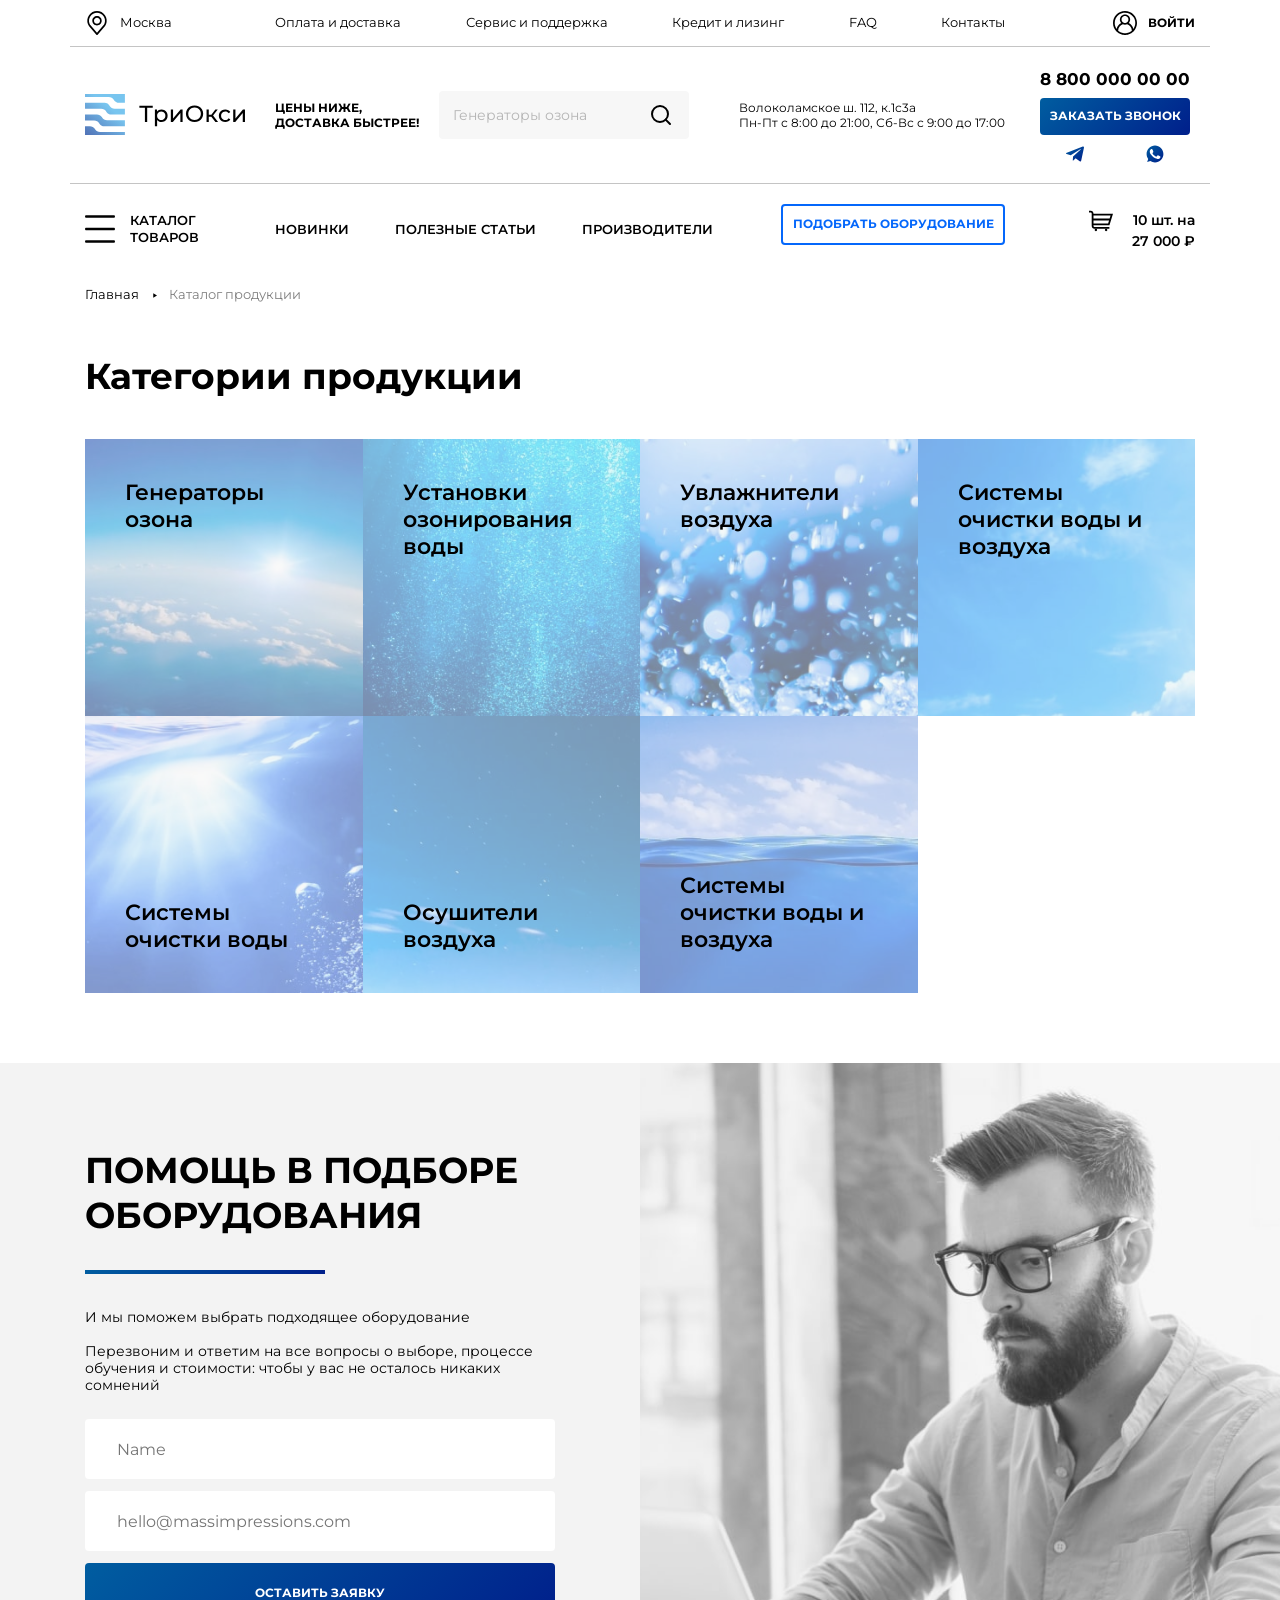
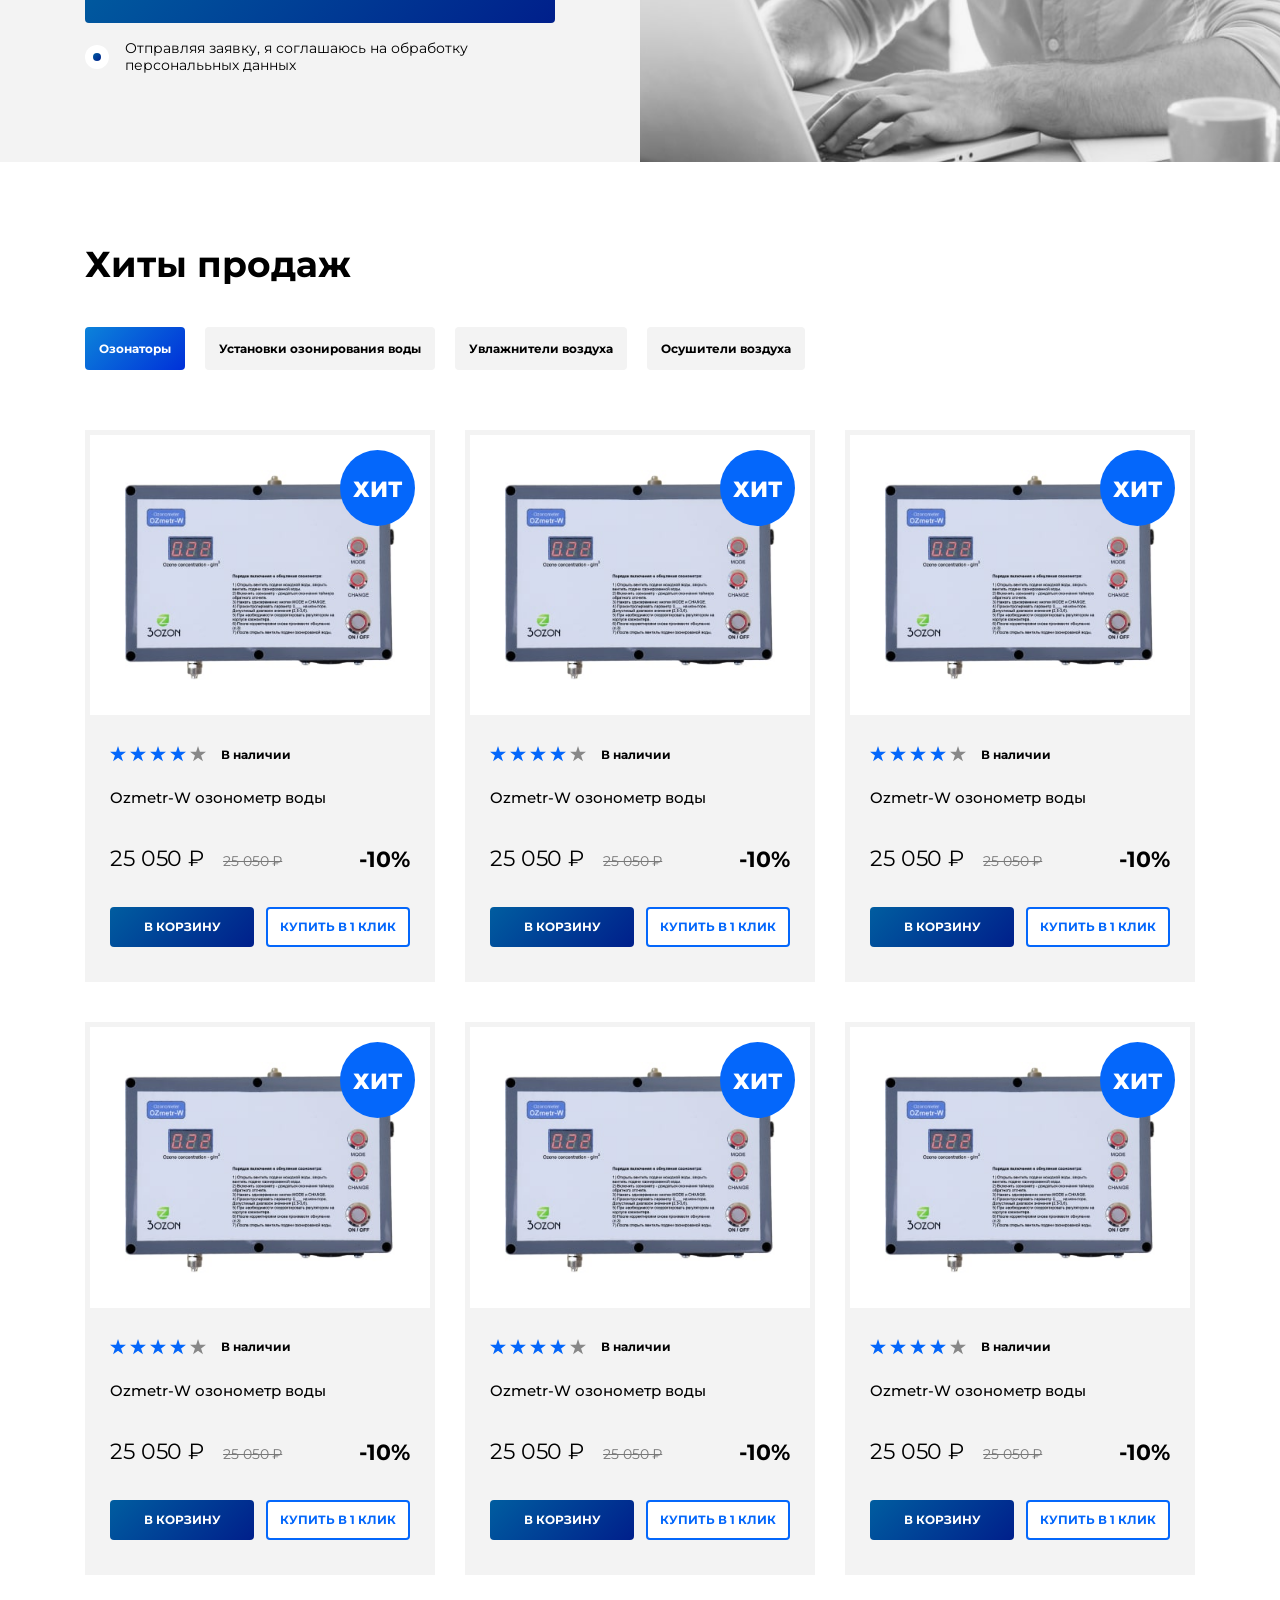
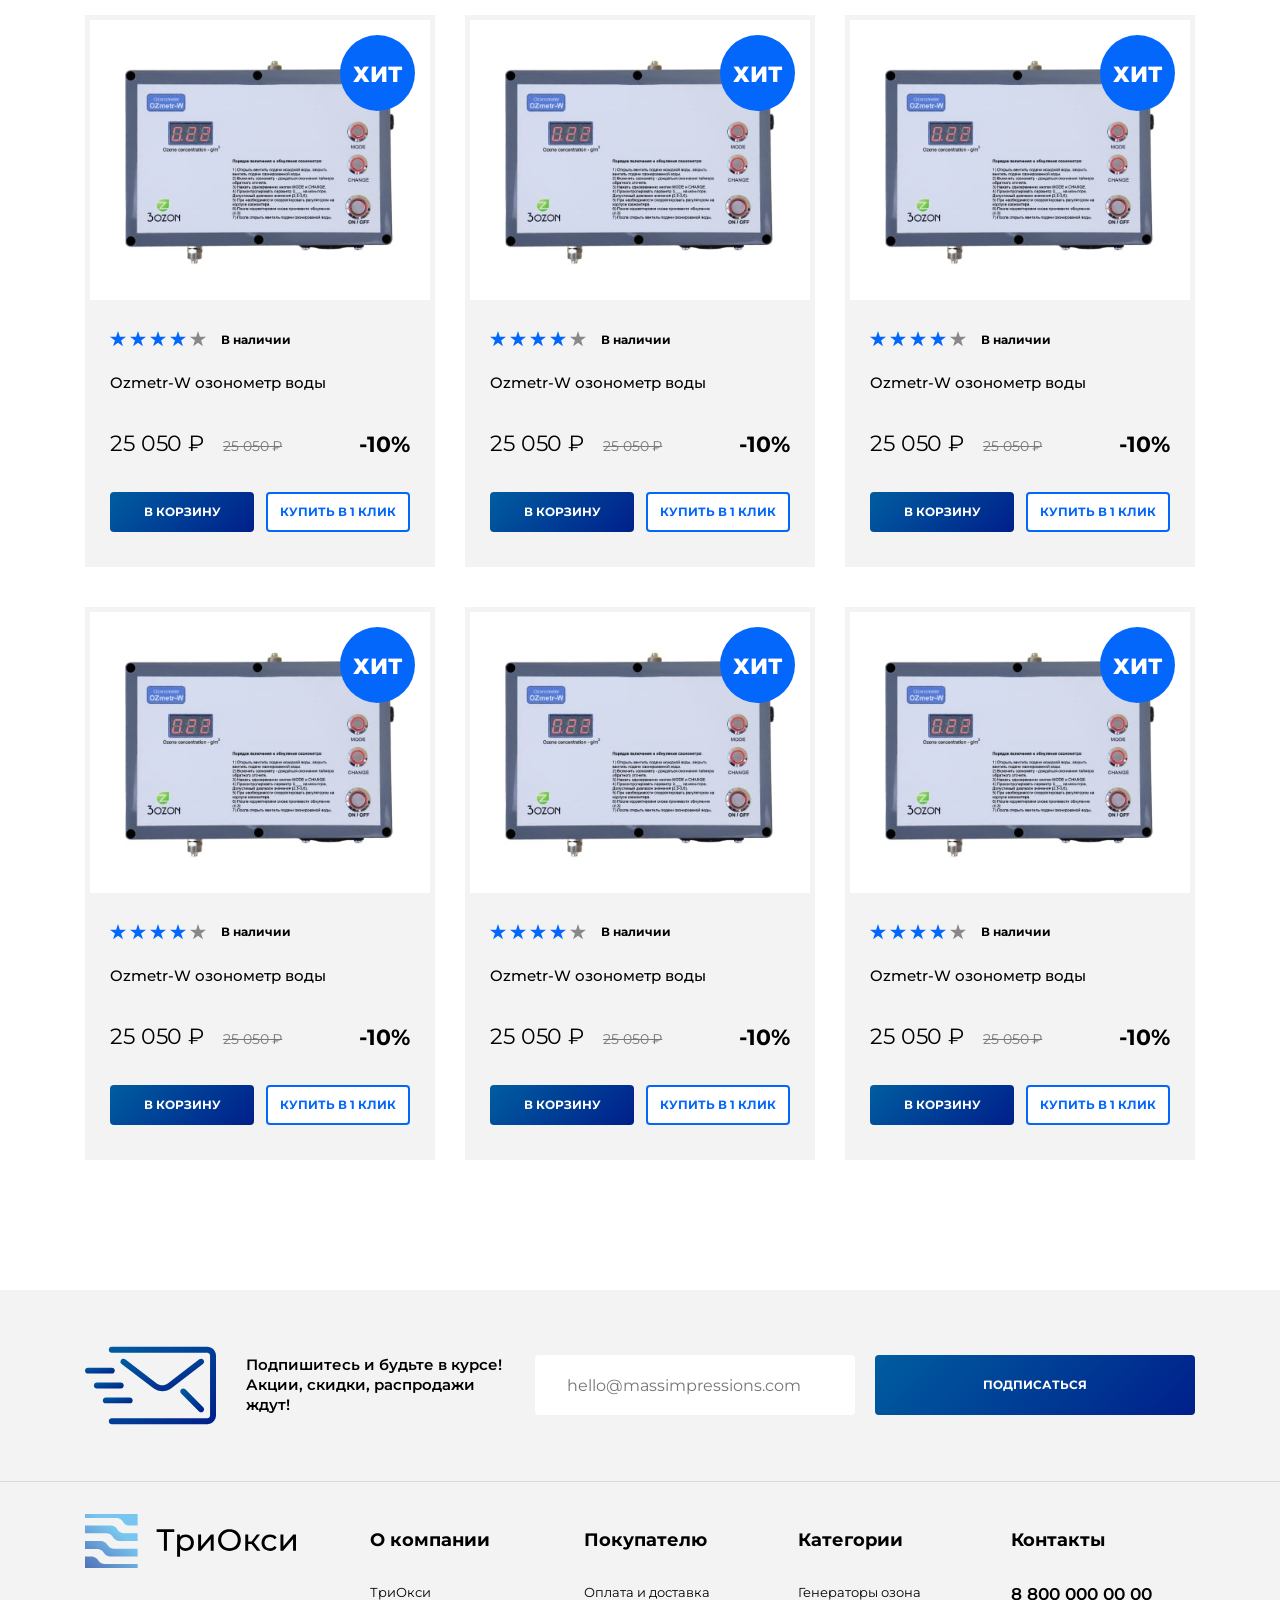
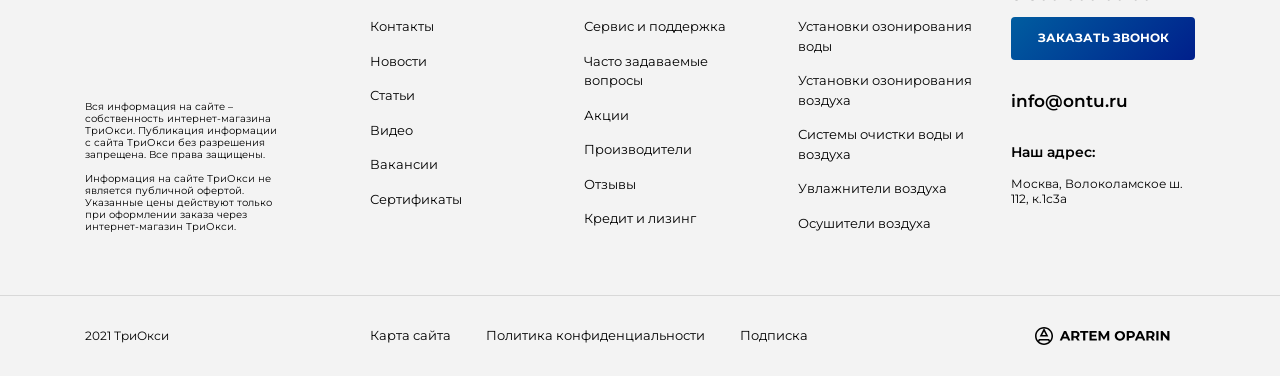
<file: catalog.html>
<!doctype html>
<html lang="ru">

<head>
  <meta charset="UTF-8">
  <meta name="viewport" content="width=device-width,initial-scale=1">
  <meta http-equiv="X-UA-Compatible" content="ie=edge">
  <link rel="shortcut icon" href="img/favicon/favicon.ico">
  <link rel="icon" type="image/vnd.microsoft.icon" href="img/favicon/favicon.ico">
  <link rel="icon" type="image/x-icon" href="img/favicon/favicon.ico">
  <link rel="icon" href="img/favicon/favicon.ico">
  <title>Title</title>
  <link href="vendors~main.css" rel="stylesheet">
  <link href="main.css" rel="stylesheet">
</head>

<body>
  <header class="header">
    <div class="container">
      <div class="row header__row d-flex align-items-center">
        <div class="col-3 col-sm-4 col-lg-2">
          <div class="header__burger js-burger"><span class="js-burger"></span></div>
          <div class="header__burger-fixed"></div><a href="#" class="header__city d-none d-lg-flex align-items-center js-region"><img src="img/map.svg" alt="map" class="js-region"> <span class="js-region js-region-city"></span></a>
        </div>
        <div class="col-6 col-sm-4 col-lg-8 js-adaptive-logo d-flex justify-content-center d-lg-block">
          <div class="hamburger-menu">
            <nav id="header-menu-one"><a href="#">Оплата и доставка</a> <a href="#">Сервис и поддержка</a> <a href="#">Кредит и лизинг</a> <a href="#">FAQ</a> <a href="#">Контакты</a></nav>
          </div>
        </div>
        <div class="col-3 col-sm-4 col-lg-2"><a href="" class="header__login d-flex align-items-center justify-content-end"><img src="img/user.svg" alt="user"> <span>ВОЙТИ</span></a></div>
      </div>
      <div class="row header__row d-none d-lg-flex align-items-center">
        <div class="col-2"><a data-da=".js-adaptive-logo,991,1" href="index.html" class="header__logo"><img src="img/logoheader.svg" alt=""></a></div>
        <div class="col-7 col-xl-8 d-flex align-items-center justify-content-between">
          <div class="header__text">Цены ниже,<br>доставка быстрее!</div>
          <div class="header__search">
            <div class="header__search-img"><img src="img/search.svg" class="js-search" alt=""></div>
            <form action="POST">
              <div class="form-wrapper-header"><span><input type="search" class="form-control" placeholder="Генераторы озона"> </span><span><button type="submit"><img src="img/search.svg" alt=""></button></span></div>
            </form>
          </div>
          <div class="header__info">Волоколамское ш. 112, к.1с3а<br>Пн-Пт с 8:00 до 21:00, Сб-Вс с 9:00 до 17:00</div>
        </div>
        <div class="col-3 col-xl-2 d-flex justify-content-end">
          <div class="header__tel d-flex align-items-center flex-wrap justify-content-between"><a href="tel:88000000000" class="header__link">8 800 000 00 00 </a><a href="#" class="btn header__btn js-call">ЗАКАЗАТЬ ЗВОНОК </a><a href="#" class="header__icon"><img src="img/telegram.svg" alt=""> </a><a href="#" class="header__icon"><img src="img/whatsapp.svg" alt=""></a></div>
        </div>
      </div>
      <div class="row header__row d-flex align-items-center">
        <div class="col-3 col-sm-4 col-lg-2"><a href="#" class="header__catalog d-flex align-items-center"><img src="img/burger.svg" alt="" class="d-none d-lg-block"> <span>КАТАЛОГ ТОВАРОВ</span></a>
          <div class="header-catalog__wrapper">
            <div class="container">
              <div class="row">
                <div class="col-12 col-lg-7 col-xl-6">
                  <ul class="header-catalog__list">
                    <li><a href="#">Генераторы озона</a></li>
                    <li><a href="#">Установки озонирования воды</a></li>
                    <li><a href="#">Установки озонирования воздуха</a></li>
                    <li><a href="#">Системы очистки воды и воздуха</a></li>
                    <li><a href="#">Увлажнители воздуха</a></li>
                    <li><a href="#">Осушители воздуха</a></li>
                    <li><a href="#">Генераторы озона</a></li>
                    <li><a href="#">Установки озонирования воды</a></li>
                    <li><a href="#">Генераторы озона</a></li>
                    <li><a href="#">Установки озонирования воды</a></li>
                    <li><a href="#">Установки озонирования воздуха</a></li>
                    <li><a href="#">Системы очистки воды и воздуха</a></li>
                    <li><a href="#">Увлажнители воздуха</a></li>
                    <li><a href="#">Осушители воздуха</a></li>
                    <li><a href="#">Генераторы озона</a></li>
                    <li><a href="#">Генераторы озона</a></li>
                  </ul>
                </div>
                <div class="d-none d-lg-flex col-lg-5 col-xl-6">
                  <div class="header-catalog__img" style="background-image: url('img/menuhoverbg-min.jpg');"><img src="img/menuhover.png" alt=""></div>
                </div>
              </div>
            </div>
          </div>
        </div>
        <div class="col-6 col-sm-4 col-lg-8 d-flex justify-content-center justify-content-lg-between align-items-center">
          <nav data-da=".hamburger-menu,991,last" id="header-menu-two"><a href="#">НОВИНКИ</a> <a href="#">ПОЛЕЗНЫЕ СТАТЬИ</a> <a href="#">ПРОИЗВОДИТЕЛИ</a></nav><a href="#" class="btn btn-blue header__btn js-assortment">ПОДОБРАТЬ ОБОРУДОВАНИЕ</a>
        </div>
        <div class="col-3 col-sm-4 col-lg-2">
          <div class="header__basket d-flex align-items-center"><img src="img/basketico.svg" alt=""> <span>10 шт. на </span><span>&nbsp; 27 000 ₽</span></div>
        </div>
      </div>
    </div>
  </header>
  <main class="main">
    <nav class="headcrumbs">
      <div class="container">
        <div class="row">
          <div class="col-12 d-flex flex-wrap"><a href="index.html" class="headcrumbs__link">Главная</a> <a href="#" class="headcrumbs__link">Каталог продукции</a></div>
        </div>
      </div>
    </nav>
    <section class="catalog-block">
      <div class="container">
        <h2 class="title catalog-block__title">Категории продукции</h2>
        <div class="board catalog-block__board"><a href="#" class="catalog-block__item" style="background-image: url('img/catalog1-min.jpg')">
            <div class="catalog-block__name">Генераторы<br>озона</div>
          </a><a href="#" class="catalog-block__item" style="background-image: url('img/catalog2-min.jpg')">
            <div class="catalog-block__name">Установки озонирования воды</div>
          </a><a href="#" class="catalog-block__item" style="background-image: url('img/catalog3-min.jpg')">
            <div class="catalog-block__name">Увлажнители воздуха</div>
          </a><a href="#" class="catalog-block__item" style="background-image: url('img/catalog4-min.jpg')">
            <div class="catalog-block__name">Системы очистки воды и воздуха</div>
          </a><a href="#" class="catalog-block__item catalog-block__item-bottom" style="background-image: url('img/catalog5-min.jpg');">
            <div class="catalog-block__name">Системы очистки воды</div>
          </a><a href="#" class="catalog-block__item catalog-block__item-bottom" style="background-image: url('img/catalog6-min.jpg')">
            <div class="catalog-block__name">Осушители<br>воздуха</div>
          </a><a href="#" class="catalog-block__item catalog-block__item-bottom" style="background-image: url('img/catalog7-min.jpg')">
            <div class="catalog-block__name">Системы очистки воды и воздуха</div>
          </a></div>
      </div>
    </section>
    <section class="help">
      <div class="help__gray">
        <div class="container d-flex justify-content-center justify-content-md-end">
          <div class="row help__wrapper">
            <h2 class="title help__title">ПОМОЩЬ В ПОДБОРЕ ОБОРУДОВАНИЯ</h2>
            <div class="help__line"></div>
            <div class="help__descr">И мы поможем выбрать подходящее оборудование<br><br>Перезвоним и ответим на все вопросы о выборе, процессе обучения и стоимости: чтобы у вас не осталось никаких сомнений</div>
            <div class="help-form">
              <form action="POST">
                <div class="help-form__wrapper"><span><input type="text" placeholder="Name" class="form-control form__input help-form__input"></span><span><input type="email" placeholder="hello@massimpressions.com" class="form-control form__input help-form__input"></span><button type="submit" class="btn help-form__btn">оставить заявку</button> <input type="checkbox" class="form-control check help-form__check" name="agreement" checked="checked" id="agreement"> <label for="agreement" class="agreement help-form__agreement">Отправляя заявку, я соглашаюсь на обработку персональьных данных</label></div>
              </form>
            </div>
          </div>
        </div>
      </div>
      <div class="help__bg" style="background-image: url('img/help-min.jpg')"></div>
    </section>
    <section class="hit">
      <div class="container">
        <div class="row">
          <div class="col-12">
            <h2 class="title hit__title">Хиты продаж</h2>
          </div>
          <div class="col-12">
            <div class="tags d-flex flex-wrap"><a href="#" class="tags__item js-hit-link">Озонаторы</a> <a href="#" class="tags__item js-hit-link">Установки озонирования воды</a> <a href="#" class="tags__item js-hit-link">Увлажнители воздуха</a> <a href="#" class="tags__item js-hit-link">Осушители воздуха</a></div>
          </div>
          <div class="col-12">
            <div class="js-hit-tabs">
              <div class="row">
                <div class="col-12 col-md-6 col-xl-4">
                  <div class="card__item">
                    <div class="card__plus">ХИТ</div><a href="img/card-min.jpg" data-gallery="ozonator" class="card__img glightbox"><img src="img/card-min.jpg" alt="card"></a>
                    <div class="card__descr">
                      <div class="d-flex align-items-center">
                        <ul class="rating-star card__rating">
                          <li class="active"></li>
                          <li class="active"></li>
                          <li class="active"></li>
                          <li class="active"></li>
                          <li></li>
                        </ul>
                        <p class="card__availability">В наличии</p>
                      </div><a href="card.html" class="card__name">Ozmetr-W озонометр воды</a>
                      <div class="d-flex align-items-center justify-content-between">
                        <div class="card__price">25 050 ₽ <span>25 050 ₽</span></div><span class="card__sale">-10%</span>
                      </div>
                      <div class="card__btns d-flex justify-content-between"><a href="#" class="btn card__btn js-card-basket">в корзину</a> <a href="#" class="btn btn-blue card__btn js-card-one-click">купить в 1 клик</a></div>
                    </div>
                  </div>
                </div>
                <div class="col-12 col-md-6 col-xl-4">
                  <div class="card__item">
                    <div class="card__plus">ХИТ</div><a href="img/card-min.jpg" data-gallery="ozonator" class="card__img glightbox"><img src="img/card-min.jpg" alt="card"></a>
                    <div class="card__descr">
                      <div class="d-flex align-items-center">
                        <ul class="rating-star card__rating">
                          <li class="active"></li>
                          <li class="active"></li>
                          <li class="active"></li>
                          <li class="active"></li>
                          <li></li>
                        </ul>
                        <p class="card__availability">В наличии</p>
                      </div><a href="card.html" class="card__name">Ozmetr-W озонометр воды</a>
                      <div class="d-flex align-items-center justify-content-between">
                        <div class="card__price">25 050 ₽ <span>25 050 ₽</span></div><span class="card__sale">-10%</span>
                      </div>
                      <div class="card__btns d-flex justify-content-between"><a href="#" class="btn card__btn js-card-basket">в корзину</a> <a href="#" class="btn btn-blue card__btn js-card-one-click">купить в 1 клик</a></div>
                    </div>
                  </div>
                </div>
                <div class="col-12 col-md-6 col-xl-4">
                  <div class="card__item">
                    <div class="card__plus">ХИТ</div><a href="img/card-min.jpg" data-gallery="ozonator" class="card__img glightbox"><img src="img/card-min.jpg" alt="card"></a>
                    <div class="card__descr">
                      <div class="d-flex align-items-center">
                        <ul class="rating-star card__rating">
                          <li class="active"></li>
                          <li class="active"></li>
                          <li class="active"></li>
                          <li class="active"></li>
                          <li></li>
                        </ul>
                        <p class="card__availability">В наличии</p>
                      </div><a href="card.html" class="card__name">Ozmetr-W озонометр воды</a>
                      <div class="d-flex align-items-center justify-content-between">
                        <div class="card__price">25 050 ₽ <span>25 050 ₽</span></div><span class="card__sale">-10%</span>
                      </div>
                      <div class="card__btns d-flex justify-content-between"><a href="#" class="btn card__btn js-card-basket">в корзину</a> <a href="#" class="btn btn-blue card__btn js-card-one-click">купить в 1 клик</a></div>
                    </div>
                  </div>
                </div>
                <div class="col-12 col-md-6 col-xl-4">
                  <div class="card__item">
                    <div class="card__plus">ХИТ</div><a href="img/card-min.jpg" data-gallery="ozonator" class="card__img glightbox"><img src="img/card-min.jpg" alt="card"></a>
                    <div class="card__descr">
                      <div class="d-flex align-items-center">
                        <ul class="rating-star card__rating">
                          <li class="active"></li>
                          <li class="active"></li>
                          <li class="active"></li>
                          <li class="active"></li>
                          <li></li>
                        </ul>
                        <p class="card__availability">В наличии</p>
                      </div><a href="card.html" class="card__name">Ozmetr-W озонометр воды</a>
                      <div class="d-flex align-items-center justify-content-between">
                        <div class="card__price">25 050 ₽ <span>25 050 ₽</span></div><span class="card__sale">-10%</span>
                      </div>
                      <div class="card__btns d-flex justify-content-between"><a href="#" class="btn card__btn js-card-basket">в корзину</a> <a href="#" class="btn btn-blue card__btn js-card-one-click">купить в 1 клик</a></div>
                    </div>
                  </div>
                </div>
                <div class="col-12 col-md-6 col-xl-4">
                  <div class="card__item">
                    <div class="card__plus">ХИТ</div><a href="img/card-min.jpg" data-gallery="ozonator" class="card__img glightbox"><img src="img/card-min.jpg" alt="card"></a>
                    <div class="card__descr">
                      <div class="d-flex align-items-center">
                        <ul class="rating-star card__rating">
                          <li class="active"></li>
                          <li class="active"></li>
                          <li class="active"></li>
                          <li class="active"></li>
                          <li></li>
                        </ul>
                        <p class="card__availability">В наличии</p>
                      </div><a href="card.html" class="card__name">Ozmetr-W озонометр воды</a>
                      <div class="d-flex align-items-center justify-content-between">
                        <div class="card__price">25 050 ₽ <span>25 050 ₽</span></div><span class="card__sale">-10%</span>
                      </div>
                      <div class="card__btns d-flex justify-content-between"><a href="#" class="btn card__btn js-card-basket">в корзину</a> <a href="#" class="btn btn-blue card__btn js-card-one-click">купить в 1 клик</a></div>
                    </div>
                  </div>
                </div>
                <div class="col-12 col-md-6 col-xl-4">
                  <div class="card__item">
                    <div class="card__plus">ХИТ</div><a href="img/card-min.jpg" data-gallery="ozonator" class="card__img glightbox"><img src="img/card-min.jpg" alt="card"></a>
                    <div class="card__descr">
                      <div class="d-flex align-items-center">
                        <ul class="rating-star card__rating">
                          <li class="active"></li>
                          <li class="active"></li>
                          <li class="active"></li>
                          <li class="active"></li>
                          <li></li>
                        </ul>
                        <p class="card__availability">В наличии</p>
                      </div><a href="card.html" class="card__name">Ozmetr-W озонометр воды</a>
                      <div class="d-flex align-items-center justify-content-between">
                        <div class="card__price">25 050 ₽ <span>25 050 ₽</span></div><span class="card__sale">-10%</span>
                      </div>
                      <div class="card__btns d-flex justify-content-between"><a href="#" class="btn card__btn js-card-basket">в корзину</a> <a href="#" class="btn btn-blue card__btn js-card-one-click">купить в 1 клик</a></div>
                    </div>
                  </div>
                </div>
                <div class="col-12 col-md-6 col-xl-4">
                  <div class="card__item">
                    <div class="card__plus">ХИТ</div><a href="img/card-min.jpg" data-gallery="ozonator" class="card__img glightbox"><img src="img/card-min.jpg" alt="card"></a>
                    <div class="card__descr">
                      <div class="d-flex align-items-center">
                        <ul class="rating-star card__rating">
                          <li class="active"></li>
                          <li class="active"></li>
                          <li class="active"></li>
                          <li class="active"></li>
                          <li></li>
                        </ul>
                        <p class="card__availability">В наличии</p>
                      </div><a href="card.html" class="card__name">Ozmetr-W озонометр воды</a>
                      <div class="d-flex align-items-center justify-content-between">
                        <div class="card__price">25 050 ₽ <span>25 050 ₽</span></div><span class="card__sale">-10%</span>
                      </div>
                      <div class="card__btns d-flex justify-content-between"><a href="#" class="btn card__btn js-card-basket">в корзину</a> <a href="#" class="btn btn-blue card__btn js-card-one-click">купить в 1 клик</a></div>
                    </div>
                  </div>
                </div>
                <div class="col-12 col-md-6 col-xl-4">
                  <div class="card__item">
                    <div class="card__plus">ХИТ</div><a href="img/card-min.jpg" data-gallery="ozonator" class="card__img glightbox"><img src="img/card-min.jpg" alt="card"></a>
                    <div class="card__descr">
                      <div class="d-flex align-items-center">
                        <ul class="rating-star card__rating">
                          <li class="active"></li>
                          <li class="active"></li>
                          <li class="active"></li>
                          <li class="active"></li>
                          <li></li>
                        </ul>
                        <p class="card__availability">В наличии</p>
                      </div><a href="card.html" class="card__name">Ozmetr-W озонометр воды</a>
                      <div class="d-flex align-items-center justify-content-between">
                        <div class="card__price">25 050 ₽ <span>25 050 ₽</span></div><span class="card__sale">-10%</span>
                      </div>
                      <div class="card__btns d-flex justify-content-between"><a href="#" class="btn card__btn js-card-basket">в корзину</a> <a href="#" class="btn btn-blue card__btn js-card-one-click">купить в 1 клик</a></div>
                    </div>
                  </div>
                </div>
                <div class="col-12 col-md-6 col-xl-4">
                  <div class="card__item">
                    <div class="card__plus">ХИТ</div><a href="img/card-min.jpg" data-gallery="ozonator" class="card__img glightbox"><img src="img/card-min.jpg" alt="card"></a>
                    <div class="card__descr">
                      <div class="d-flex align-items-center">
                        <ul class="rating-star card__rating">
                          <li class="active"></li>
                          <li class="active"></li>
                          <li class="active"></li>
                          <li class="active"></li>
                          <li></li>
                        </ul>
                        <p class="card__availability">В наличии</p>
                      </div><a href="card.html" class="card__name">Ozmetr-W озонометр воды</a>
                      <div class="d-flex align-items-center justify-content-between">
                        <div class="card__price">25 050 ₽ <span>25 050 ₽</span></div><span class="card__sale">-10%</span>
                      </div>
                      <div class="card__btns d-flex justify-content-between"><a href="#" class="btn card__btn js-card-basket">в корзину</a> <a href="#" class="btn btn-blue card__btn js-card-one-click">купить в 1 клик</a></div>
                    </div>
                  </div>
                </div>
                <div class="col-12 col-md-6 col-xl-4">
                  <div class="card__item">
                    <div class="card__plus">ХИТ</div><a href="img/card-min.jpg" data-gallery="ozonator" class="card__img glightbox"><img src="img/card-min.jpg" alt="card"></a>
                    <div class="card__descr">
                      <div class="d-flex align-items-center">
                        <ul class="rating-star card__rating">
                          <li class="active"></li>
                          <li class="active"></li>
                          <li class="active"></li>
                          <li class="active"></li>
                          <li></li>
                        </ul>
                        <p class="card__availability">В наличии</p>
                      </div><a href="card.html" class="card__name">Ozmetr-W озонометр воды</a>
                      <div class="d-flex align-items-center justify-content-between">
                        <div class="card__price">25 050 ₽ <span>25 050 ₽</span></div><span class="card__sale">-10%</span>
                      </div>
                      <div class="card__btns d-flex justify-content-between"><a href="#" class="btn card__btn js-card-basket">в корзину</a> <a href="#" class="btn btn-blue card__btn js-card-one-click">купить в 1 клик</a></div>
                    </div>
                  </div>
                </div>
                <div class="col-12 col-md-6 col-xl-4">
                  <div class="card__item">
                    <div class="card__plus">ХИТ</div><a href="img/card-min.jpg" data-gallery="ozonator" class="card__img glightbox"><img src="img/card-min.jpg" alt="card"></a>
                    <div class="card__descr">
                      <div class="d-flex align-items-center">
                        <ul class="rating-star card__rating">
                          <li class="active"></li>
                          <li class="active"></li>
                          <li class="active"></li>
                          <li class="active"></li>
                          <li></li>
                        </ul>
                        <p class="card__availability">В наличии</p>
                      </div><a href="card.html" class="card__name">Ozmetr-W озонометр воды</a>
                      <div class="d-flex align-items-center justify-content-between">
                        <div class="card__price">25 050 ₽ <span>25 050 ₽</span></div><span class="card__sale">-10%</span>
                      </div>
                      <div class="card__btns d-flex justify-content-between"><a href="#" class="btn card__btn js-card-basket">в корзину</a> <a href="#" class="btn btn-blue card__btn js-card-one-click">купить в 1 клик</a></div>
                    </div>
                  </div>
                </div>
                <div class="col-12 col-md-6 col-xl-4">
                  <div class="card__item">
                    <div class="card__plus">ХИТ</div><a href="img/card-min.jpg" data-gallery="ozonator" class="card__img glightbox"><img src="img/card-min.jpg" alt="card"></a>
                    <div class="card__descr">
                      <div class="d-flex align-items-center">
                        <ul class="rating-star card__rating">
                          <li class="active"></li>
                          <li class="active"></li>
                          <li class="active"></li>
                          <li class="active"></li>
                          <li></li>
                        </ul>
                        <p class="card__availability">В наличии</p>
                      </div><a href="card.html" class="card__name">Ozmetr-W озонометр воды</a>
                      <div class="d-flex align-items-center justify-content-between">
                        <div class="card__price">25 050 ₽ <span>25 050 ₽</span></div><span class="card__sale">-10%</span>
                      </div>
                      <div class="card__btns d-flex justify-content-between"><a href="#" class="btn card__btn js-card-basket">в корзину</a> <a href="#" class="btn btn-blue card__btn js-card-one-click">купить в 1 клик</a></div>
                    </div>
                  </div>
                </div>
              </div>
            </div>
            <div class="js-hit-tabs">
              <div class="row">
                <div class="col-12 col-md-6 col-xl-4">
                  <div class="card__item">
                    <div class="card__plus">ХИТ</div><a href="img/card-min.jpg" data-gallery="installation" class="card__img glightbox"><img src="img/card-min.jpg" alt="card"></a>
                    <div class="card__descr">
                      <div class="d-flex align-items-center">
                        <ul class="rating-star card__rating">
                          <li class="active"></li>
                          <li class="active"></li>
                          <li class="active"></li>
                          <li class="active"></li>
                          <li></li>
                        </ul>
                        <p class="card__availability">В наличии</p>
                      </div><a href="card.html" class="card__name">Ozmetr-W озонометр воды</a>
                      <div class="d-flex align-items-center justify-content-between">
                        <div class="card__price">25 050 ₽ <span>25 050 ₽</span></div><span class="card__sale">-10%</span>
                      </div>
                      <div class="card__btns d-flex justify-content-between"><a href="#" class="btn card__btn js-card-basket">в корзину</a> <a href="#" class="btn btn-blue card__btn js-card-one-click">купить в 1 клик</a></div>
                    </div>
                  </div>
                </div>
                <div class="col-12 col-md-6 col-xl-4">
                  <div class="card__item">
                    <div class="card__plus">ХИТ</div><a href="img/card-min.jpg" data-gallery="installation" class="card__img glightbox"><img src="img/card-min.jpg" alt="card"></a>
                    <div class="card__descr">
                      <div class="d-flex align-items-center">
                        <ul class="rating-star card__rating">
                          <li class="active"></li>
                          <li class="active"></li>
                          <li class="active"></li>
                          <li class="active"></li>
                          <li></li>
                        </ul>
                        <p class="card__availability">В наличии</p>
                      </div><a href="card.html" class="card__name">Ozmetr-W озонометр воды</a>
                      <div class="d-flex align-items-center justify-content-between">
                        <div class="card__price">25 050 ₽ <span>25 050 ₽</span></div><span class="card__sale">-10%</span>
                      </div>
                      <div class="card__btns d-flex justify-content-between"><a href="#" class="btn card__btn js-card-basket">в корзину</a> <a href="#" class="btn btn-blue card__btn js-card-one-click">купить в 1 клик</a></div>
                    </div>
                  </div>
                </div>
                <div class="col-12 col-md-6 col-xl-4">
                  <div class="card__item">
                    <div class="card__plus">ХИТ</div><a href="img/card-min.jpg" data-gallery="installation" class="card__img glightbox"><img src="img/card-min.jpg" alt="card"></a>
                    <div class="card__descr">
                      <div class="d-flex align-items-center">
                        <ul class="rating-star card__rating">
                          <li class="active"></li>
                          <li class="active"></li>
                          <li class="active"></li>
                          <li class="active"></li>
                          <li></li>
                        </ul>
                        <p class="card__availability">В наличии</p>
                      </div><a href="card.html" class="card__name">Ozmetr-W озонометр воды</a>
                      <div class="d-flex align-items-center justify-content-between">
                        <div class="card__price">25 050 ₽ <span>25 050 ₽</span></div><span class="card__sale">-10%</span>
                      </div>
                      <div class="card__btns d-flex justify-content-between"><a href="#" class="btn card__btn js-card-basket">в корзину</a> <a href="#" class="btn btn-blue card__btn js-card-one-click">купить в 1 клик</a></div>
                    </div>
                  </div>
                </div>
                <div class="col-12 col-md-6 col-xl-4">
                  <div class="card__item">
                    <div class="card__plus">ХИТ</div><a href="img/card-min.jpg" data-gallery="installation" class="card__img glightbox"><img src="img/card-min.jpg" alt="card"></a>
                    <div class="card__descr">
                      <div class="d-flex align-items-center">
                        <ul class="rating-star card__rating">
                          <li class="active"></li>
                          <li class="active"></li>
                          <li class="active"></li>
                          <li class="active"></li>
                          <li></li>
                        </ul>
                        <p class="card__availability">В наличии</p>
                      </div><a href="card.html" class="card__name">Ozmetr-W озонометр воды</a>
                      <div class="d-flex align-items-center justify-content-between">
                        <div class="card__price">25 050 ₽ <span>25 050 ₽</span></div><span class="card__sale">-10%</span>
                      </div>
                      <div class="card__btns d-flex justify-content-between"><a href="#" class="btn card__btn js-card-basket">в корзину</a> <a href="#" class="btn btn-blue card__btn js-card-one-click">купить в 1 клик</a></div>
                    </div>
                  </div>
                </div>
                <div class="col-12 col-md-6 col-xl-4">
                  <div class="card__item">
                    <div class="card__plus">ХИТ</div><a href="img/card-min.jpg" data-gallery="installation" class="card__img glightbox"><img src="img/card-min.jpg" alt="card"></a>
                    <div class="card__descr">
                      <div class="d-flex align-items-center">
                        <ul class="rating-star card__rating">
                          <li class="active"></li>
                          <li class="active"></li>
                          <li class="active"></li>
                          <li class="active"></li>
                          <li></li>
                        </ul>
                        <p class="card__availability">В наличии</p>
                      </div><a href="card.html" class="card__name">Ozmetr-W озонометр воды</a>
                      <div class="d-flex align-items-center justify-content-between">
                        <div class="card__price">25 050 ₽ <span>25 050 ₽</span></div><span class="card__sale">-10%</span>
                      </div>
                      <div class="card__btns d-flex justify-content-between"><a href="#" class="btn card__btn js-card-basket">в корзину</a> <a href="#" class="btn btn-blue card__btn js-card-one-click">купить в 1 клик</a></div>
                    </div>
                  </div>
                </div>
              </div>
            </div>
            <div class="js-hit-tabs">
              <div class="row">
                <div class="col-12 col-md-6 col-xl-4">
                  <div class="card__item">
                    <div class="card__plus">ХИТ</div><a href="img/card-min.jpg" data-gallery="humidifier" class="card__img glightbox"><img src="img/card-min.jpg" alt="card"></a>
                    <div class="card__descr">
                      <div class="d-flex align-items-center">
                        <ul class="rating-star card__rating">
                          <li class="active"></li>
                          <li class="active"></li>
                          <li class="active"></li>
                          <li class="active"></li>
                          <li></li>
                        </ul>
                        <p class="card__availability">В наличии</p>
                      </div><a href="card.html" class="card__name">Ozmetr-W озонометр воды</a>
                      <div class="d-flex align-items-center justify-content-between">
                        <div class="card__price">25 050 ₽ <span>25 050 ₽</span></div><span class="card__sale">-10%</span>
                      </div>
                      <div class="card__btns d-flex justify-content-between"><a href="#" class="btn card__btn js-card-basket">в корзину</a> <a href="#" class="btn btn-blue card__btn js-card-one-click">купить в 1 клик</a></div>
                    </div>
                  </div>
                </div>
              </div>
            </div>
            <div class="js-hit-tabs">
              <div class="row">
                <div class="col-12 col-md-6 col-xl-4">
                  <div class="card__item">
                    <div class="card__plus">ХИТ</div><a href="img/card-min.jpg" data-gallery="dehumidifier" class="card__img glightbox"><img src="img/card-min.jpg" alt="card"></a>
                    <div class="card__descr">
                      <div class="d-flex align-items-center">
                        <ul class="rating-star card__rating">
                          <li class="active"></li>
                          <li class="active"></li>
                          <li class="active"></li>
                          <li class="active"></li>
                          <li></li>
                        </ul>
                        <p class="card__availability">В наличии</p>
                      </div><a href="card.html" class="card__name">Ozmetr-W озонометр воды</a>
                      <div class="d-flex align-items-center justify-content-between">
                        <div class="card__price">25 050 ₽ <span>25 050 ₽</span></div><span class="card__sale">-10%</span>
                      </div>
                      <div class="card__btns d-flex justify-content-between"><a href="#" class="btn card__btn js-card-basket">в корзину</a> <a href="#" class="btn btn-blue card__btn js-card-one-click">купить в 1 клик</a></div>
                    </div>
                  </div>
                </div>
                <div class="col-12 col-md-6 col-xl-4">
                  <div class="card__item">
                    <div class="card__plus">ХИТ</div><a href="img/card-min.jpg" data-gallery="dehumidifier" class="card__img glightbox"><img src="img/card-min.jpg" alt="card"></a>
                    <div class="card__descr">
                      <div class="d-flex align-items-center">
                        <ul class="rating-star card__rating">
                          <li class="active"></li>
                          <li class="active"></li>
                          <li class="active"></li>
                          <li class="active"></li>
                          <li></li>
                        </ul>
                        <p class="card__availability">В наличии</p>
                      </div><a href="card.html" class="card__name">Ozmetr-W озонометр воды</a>
                      <div class="d-flex align-items-center justify-content-between">
                        <div class="card__price">25 050 ₽ <span>25 050 ₽</span></div><span class="card__sale">-10%</span>
                      </div>
                      <div class="card__btns d-flex justify-content-between"><a href="#" class="btn card__btn js-card-basket">в корзину</a> <a href="#" class="btn btn-blue card__btn js-card-one-click">купить в 1 клик</a></div>
                    </div>
                  </div>
                </div>
                <div class="col-12 col-md-6 col-xl-4">
                  <div class="card__item">
                    <div class="card__plus">ХИТ</div><a href="img/card-min.jpg" data-gallery="dehumidifier" class="card__img glightbox"><img src="img/card-min.jpg" alt="card"></a>
                    <div class="card__descr">
                      <div class="d-flex align-items-center">
                        <ul class="rating-star card__rating">
                          <li class="active"></li>
                          <li class="active"></li>
                          <li class="active"></li>
                          <li class="active"></li>
                          <li></li>
                        </ul>
                        <p class="card__availability">В наличии</p>
                      </div><a href="card.html" class="card__name">Ozmetr-W озонометр воды</a>
                      <div class="d-flex align-items-center justify-content-between">
                        <div class="card__price">25 050 ₽ <span>25 050 ₽</span></div><span class="card__sale">-10%</span>
                      </div>
                      <div class="card__btns d-flex justify-content-between"><a href="#" class="btn card__btn js-card-basket">в корзину</a> <a href="#" class="btn btn-blue card__btn js-card-one-click">купить в 1 клик</a></div>
                    </div>
                  </div>
                </div>
                <div class="col-12 col-md-6 col-xl-4">
                  <div class="card__item">
                    <div class="card__plus">ХИТ</div><a href="img/card-min.jpg" data-gallery="dehumidifier" class="card__img glightbox"><img src="img/card-min.jpg" alt="card"></a>
                    <div class="card__descr">
                      <div class="d-flex align-items-center">
                        <ul class="rating-star card__rating">
                          <li class="active"></li>
                          <li class="active"></li>
                          <li class="active"></li>
                          <li class="active"></li>
                          <li></li>
                        </ul>
                        <p class="card__availability">В наличии</p>
                      </div><a href="card.html" class="card__name">Ozmetr-W озонометр воды</a>
                      <div class="d-flex align-items-center justify-content-between">
                        <div class="card__price">25 050 ₽ <span>25 050 ₽</span></div><span class="card__sale">-10%</span>
                      </div>
                      <div class="card__btns d-flex justify-content-between"><a href="#" class="btn card__btn js-card-basket">в корзину</a> <a href="#" class="btn btn-blue card__btn js-card-one-click">купить в 1 клик</a></div>
                    </div>
                  </div>
                </div>
                <div class="col-12 col-md-6 col-xl-4">
                  <div class="card__item">
                    <div class="card__plus">ХИТ</div><a href="img/card-min.jpg" data-gallery="dehumidifier" class="card__img glightbox"><img src="img/card-min.jpg" alt="card"></a>
                    <div class="card__descr">
                      <div class="d-flex align-items-center">
                        <ul class="rating-star card__rating">
                          <li class="active"></li>
                          <li class="active"></li>
                          <li class="active"></li>
                          <li class="active"></li>
                          <li></li>
                        </ul>
                        <p class="card__availability">В наличии</p>
                      </div><a href="card.html" class="card__name">Ozmetr-W озонометр воды</a>
                      <div class="d-flex align-items-center justify-content-between">
                        <div class="card__price">25 050 ₽ <span>25 050 ₽</span></div><span class="card__sale">-10%</span>
                      </div>
                      <div class="card__btns d-flex justify-content-between"><a href="#" class="btn card__btn js-card-basket">в корзину</a> <a href="#" class="btn btn-blue card__btn js-card-one-click">купить в 1 клик</a></div>
                    </div>
                  </div>
                </div>
              </div>
            </div>
          </div>
        </div>
      </div>
    </section>
  </main>
  <footer class="footer">
    <div class="footer__line">
      <div class="container">
        <div class="row">
          <div class="col-12 justify-content-between flex-wrap flex-lg-nowrap d-flex align-items-center justify-content-lg-center">
            <div class="footer-form__img"><img src="img/mail.svg" alt=""></div>
            <div class="footer-form__text">Подпишитесь и будьте в курсе!<br>Акции, скидки, распродажи ждут!</div><input type="email" class="form-control form__input footer-form__input" placeholder="hello@massimpressions.com"> <button type="submit" class="btn footer-form__btn">подписаться</button>
          </div>
        </div>
      </div>
    </div>
    <div class="footer__line-two">
      <div class="container">
        <div class="row">
          <div class="col-12 col-xl-3 d-flex justify-content-center align-items-center align-items-xl-start flex-xl-column justify-content-md-between"><a href="#" class="footer__logo d-flex"><img src="img/logof.svg" alt=""></a>
            <p class="footer__descr">Вся информация на сайте – собственность интернет-магазина ТриОкси. Публикация информации с сайта ТриОкси без разрешения запрещена. Все права защищены.<br><br>Информация на сайте ТриОкси не является публичной офертой. Указанные цены действуют только при оформлении заказа через интернет-магазин ТриОкси.</p>
          </div>
          <div class="col-12 col-xl-9">
            <div class="row">
              <div class="col-12 col-sm-6 col-md-3">
                <h3 class="js-footer-title footer__title">О компании</h3>
                <nav class="js-footer-menu footer__menu"><a href="#">ТриОкси</a> <a href="#">Контакты</a> <a href="#">Новости</a> <a href="#">Статьи</a> <a href="#">Видео</a> <a href="#">Вакансии</a> <a href="#">Сертификаты</a></nav>
              </div>
              <div class="col-12 col-sm-6 col-md-3">
                <h3 class="js-footer-title footer__title">Покупателю</h3>
                <nav class="js-footer-menu footer__menu"><a href="#">Оплата и доставка</a> <a href="#">Сервис и поддержка</a> <a href="#">Часто задаваемые вопросы</a> <a href="#">Акции</a> <a href="#">Производители</a> <a href="#">Отзывы</a> <a href="#">Кредит и лизинг</a></nav>
              </div>
              <div class="col-12 col-sm-6 col-md-3">
                <h3 class="js-footer-title footer__title">Категории</h3>
                <nav class="js-footer-menu footer__menu"><a href="#">Генераторы озона</a> <a href="#">Установки озонирования воды</a> <a href="#">Установки озонирования воздуха</a> <a href="#">Системы очистки воды и воздуха</a> <a href="#">Увлажнители воздуха</a> <a href="#">Осушители воздуха</a></nav>
              </div>
              <div class="col-12 col-sm-6 col-md-3 d-flex flex-column align-items-center d-sm-block">
                <h3 class="footer__title">Контакты</h3><a href="tel:88000000000" class="footer__link">8 800 000 00 00</a> <a href="#" class="btn footer__btn js-call">ЗАКАЗАТЬ ЗВОНОК</a> <a href="mailto:info@ontu.ru" class="footer__link">info@ontu.ru</a>
                <h4 class="footer__subtitle">Наш адрес:</h4>
                <p class="footer__text">Москва, Волоколамское ш. 112, к.1с3а</p>
              </div>
            </div>
          </div>
        </div>
      </div>
    </div>
    <div class="footer__line-three">
      <div class="container">
        <div class="row d-flex align-items-center">
          <div class="col-12 col-lg-3 d-flex align-items-center justify-content-center d-lg-block">
            <div class="footer__text">2021 ТриОкси</div>
          </div>
          <div class="col-12 col-lg-7 d-flex align-items-center justify-content-center d-lg-block">
            <nav id="footer-menu-copy"><a href="#">Карта сайта</a> <a href="#">Политика конфиденциальности</a> <a href="#" class="js-subscribe">Подписка</a></nav>
          </div>
          <div class="col-12 col-lg-2 d-flex align-items-center justify-content-center d-lg-block">
            <div class="footer__oparin"><a href="#"><img src="img/oparin.svg" alt=""></a></div>
          </div>
        </div>
      </div>
    </div>
  </footer><!-- MODAL -->
  <aside class="js-sidebars">
    <section class="modal-call">
      <div class="modal-call__wrapper">
        <h2 class="title modal-call__title">Заказать звонок</h2>
        <div class="d-flex justify-content-center">
          <div class="help__line"></div>
        </div>
        <div class="modal-call__text">Заполните форму и мы Вам перезвоним</div>
        <div class="modal-form">
          <form action="post">
            <div class="modal-form__wrapper"><span><input type="text" class="form-control form__input modal-form__input" placeholder="Ваше имя"> </span><span><input type="tel" class="form-control form__input modal-form__input" placeholder="Ваш телефон"> </span><button type="submit" class="btn modal-form__btn modal-call__btn">заказать звонок</button> <input type="checkbox" class="form-control check help-form__check" name="agreement" checked="checked" id="form-call"> <label for="form-call" class="agreement help-form__agreement">Я согласен условиями предоставления услуг и обработкой моих персональных данных при нажатии “Заказать звонок”</label></div>
          </form>
        </div>
        <div class="modal-call__exit"><svg width="32" height="32" viewBox="0 0 32 32" fill="none" xmlns="http://www.w3.org/2000/svg">
            <path d="M27.785 1.85779L1.85785 27.785C1.20696 28.4359 1.20695 29.4911 1.85785 30.142C2.50874 30.7929 3.56401 30.7929 4.2149 30.142L30.1421 4.21477C30.793 3.56387 30.793 2.5086 30.1421 1.85771C29.4913 1.20682 28.4359 1.20689 27.785 1.85779Z" fill="black" />
            <path d="M4.21498 1.85779L30.1421 27.785C30.793 28.4359 30.793 29.4911 30.1422 30.142C29.4913 30.7929 28.436 30.7929 27.7851 30.142L1.85786 4.21477C1.20697 3.56388 1.20696 2.50861 1.85785 1.85771C2.50875 1.20682 3.56409 1.20689 4.21498 1.85779Z" fill="black" />
          </svg></div>
      </div>
    </section>
    <section class="modal-region">
      <div class="modal-region__wrapper">
        <h2 class="title modal-region__title">Выбрать город</h2>
        <div class="modal-region__row">
          <p class="modal-region__city">Ваш город: <span class="js-select-city">Санкт-Петербург</span>?</p><a href="#" class="btn modal-region__btn js-region-close">да</a>
        </div>
        <div class="modal-region__row d-none">
          <form action="post" method="post" class="form-search modal-region__form"><input type="search" class="form-control form__input modal-region__search" placeholder="Найди здесь"></form><a href="#" class="btn modal-region__btn"><svg width="21" height="20" viewBox="0 0 21 20" fill="none" xmlns="http://www.w3.org/2000/svg">
              <circle cx="9.5" cy="9" r="8" stroke="white" stroke-width="2" stroke-linecap="round" stroke-linejoin="round" />
              <path d="M19.5 19L15.15 14.65" stroke="white" stroke-width="2" stroke-linecap="round" stroke-linejoin="round" />
            </svg></a>
        </div>
        <ul class="modal-region__list">
          <li><a href="#" class="modal-region__link">Москва</a></li>
          <li><a href="#" class="modal-region__link">Санкт-Петербург</a></li>
          <li><a href="#" class="modal-region__link">Дубай</a></li>
          <li><a href="#" class="modal-region__link">Токио</a></li>
          <li><a href="#" class="modal-region__link">Лондон</a></li>
          <li><a href="#" class="modal-region__link">Рим</a></li>
          <li><a href="#" class="modal-region__link">Москва</a></li>
          <li><a href="#" class="modal-region__link">Санкт-Петербург</a></li>
          <li><a href="#" class="modal-region__link">Дубай</a></li>
          <li><a href="#" class="modal-region__link">Токио</a></li>
          <li><a href="#" class="modal-region__link">Лондон</a></li>
          <li><a href="#" class="modal-region__link">Рим</a></li>
          <li><a href="#" class="modal-region__link">Москва</a></li>
          <li><a href="#" class="modal-region__link">Санкт-Петербург</a></li>
          <li><a href="#" class="modal-region__link">Дубай</a></li>
          <li><a href="#" class="modal-region__link">Токио</a></li>
          <li><a href="#" class="modal-region__link">Лондон</a></li>
          <li><a href="#" class="modal-region__link">Рим</a></li>
          <li><a href="#" class="modal-region__link">Москва</a></li>
          <li><a href="#" class="modal-region__link">Санкт-Петербург</a></li>
          <li><a href="#" class="modal-region__link">Дубай</a></li>
          <li><a href="#" class="modal-region__link">Токио</a></li>
          <li><a href="#" class="modal-region__link">Лондон</a></li>
          <li><a href="#" class="modal-region__link">Рим</a></li>
          <li><a href="#" class="modal-region__link">Москва</a></li>
          <li><a href="#" class="modal-region__link">Санкт-Петербург</a></li>
          <li><a href="#" class="modal-region__link">Дубай</a></li>
          <li><a href="#" class="modal-region__link">Токио</a></li>
          <li><a href="#" class="modal-region__link">Лондон</a></li>
          <li><a href="#" class="modal-region__link">Рим</a></li>
          <li><a href="#" class="modal-region__link">Москва</a></li>
          <li><a href="#" class="modal-region__link">Санкт-Петербург</a></li>
          <li><a href="#" class="modal-region__link">Дубай</a></li>
          <li><a href="#" class="modal-region__link">Токио</a></li>
          <li><a href="#" class="modal-region__link">Лондон</a></li>
          <li><a href="#" class="modal-region__link">Рим</a></li>
        </ul>
        <div class="modal-region__exit"><svg width="32" height="32" viewBox="0 0 32 32" fill="none" xmlns="http://www.w3.org/2000/svg">
            <path d="M27.785 1.85779L1.85785 27.785C1.20696 28.4359 1.20695 29.4911 1.85785 30.142C2.50874 30.7929 3.56401 30.7929 4.2149 30.142L30.1421 4.21477C30.793 3.56387 30.793 2.5086 30.1421 1.85771C29.4913 1.20682 28.4359 1.20689 27.785 1.85779Z" fill="black" />
            <path d="M4.21498 1.85779L30.1421 27.785C30.793 28.4359 30.793 29.4911 30.1422 30.142C29.4913 30.7929 28.436 30.7929 27.7851 30.142L1.85786 4.21477C1.20697 3.56388 1.20696 2.50861 1.85785 1.85771C2.50875 1.20682 3.56409 1.20689 4.21498 1.85779Z" fill="black" />
          </svg></div>
      </div>
    </section>
    <section class="modal-one-click">
      <div class="modal-one-click__wrapper">
        <h2 class="title modal-call__title">Купить в 1 клик</h2>
        <div class="d-flex justify-content-center">
          <div class="help__line"></div>
        </div>
        <div class="modal-one-click__img"><img src="img/modal.jpg" alt=""></div>
        <p class="modal-one-click__name">Ozmetr-W озонометр воды</p>
        <p class="modal-one-click__price">25 050 ₽</p>
        <div class="modal-call__text">Заполните форму и мы Вам перезвоним</div>
        <div class="modal-form">
          <form action="post">
            <div class="modal-form__wrapper"><span><input type="tel" class="form-control form__input modal-form__input" placeholder="Ваш телефон"> </span><button type="submit" class="btn modal-form__btn modal-one-click__btn">подобрать</button> <input type="checkbox" class="form-control check help-form__check" name="agreement" checked="checked" id="form-one-click"> <label for="form-one-click" class="agreement help-form__agreement">Я согласен условиями предоставления услуг и обработкой моих персональных данных при нажатии “Заказать”</label></div>
          </form>
        </div>
        <div class="modal-one-click__exit"><svg width="32" height="32" viewBox="0 0 32 32" fill="none" xmlns="http://www.w3.org/2000/svg">
            <path d="M27.785 1.85779L1.85785 27.785C1.20696 28.4359 1.20695 29.4911 1.85785 30.142C2.50874 30.7929 3.56401 30.7929 4.2149 30.142L30.1421 4.21477C30.793 3.56387 30.793 2.5086 30.1421 1.85771C29.4913 1.20682 28.4359 1.20689 27.785 1.85779Z" fill="black" />
            <path d="M4.21498 1.85779L30.1421 27.785C30.793 28.4359 30.793 29.4911 30.1422 30.142C29.4913 30.7929 28.436 30.7929 27.7851 30.142L1.85786 4.21477C1.20697 3.56388 1.20696 2.50861 1.85785 1.85771C2.50875 1.20682 3.56409 1.20689 4.21498 1.85779Z" fill="black" />
          </svg></div>
      </div>
    </section>
    <section class="modal-assortment">
      <div class="modal-assortment__wrapper">
        <h2 class="title modal-call__title">Подобрать<br>оборудование</h2>
        <div class="d-flex justify-content-center">
          <div class="help__line"></div>
        </div>
        <div class="modal-call__text">Заполните форму и мы Вам перезвоним</div>
        <div class="modal-form">
          <form action="post">
            <div class="modal-form__wrapper"><span><input type="text" class="form-control form__input modal-form__input" placeholder="Ваше имя"> </span><span><input type="tel" class="form-control form__input modal-form__input" placeholder="Ваш телефон"></span>
              <div class="selectric">
                <div class="label"><span>Тип оборудования</span> <b class="selectric-button"><img src="img/selectric-ar.svg" alt=""></b></div>
                <div class="selectric-options hidden">
                  <ul>
                    <li>Тип</li>
                    <li>Тип</li>
                    <li>Тип</li>
                    <li>Тип</li>
                    <li>Тип</li>
                    <li>Тип</li>
                    <li>Тип</li>
                    <li>Тип</li>
                  </ul>
                </div>
              </div><span><textarea name="your-comment" id="your-comment" cols="30" rows="10" placeholder="Ваш комментарий"></textarea> </span><button type="submit" class="btn modal-form__btn modal-one-click__btn">подобрать</button> <input type="checkbox" class="form-control check help-form__check" name="agreement" checked="checked" id="form-assortment"> <label for="form-assortment" class="agreement help-form__agreement">Я согласен условиями предоставления услуг и обработкой моих персональных данных при нажатии “Подобрать”</label>
            </div>
          </form>
        </div>
        <div class="modal-assortment__exit"><svg width="32" height="32" viewBox="0 0 32 32" fill="none" xmlns="http://www.w3.org/2000/svg">
            <path d="M27.785 1.85779L1.85785 27.785C1.20696 28.4359 1.20695 29.4911 1.85785 30.142C2.50874 30.7929 3.56401 30.7929 4.2149 30.142L30.1421 4.21477C30.793 3.56387 30.793 2.5086 30.1421 1.85771C29.4913 1.20682 28.4359 1.20689 27.785 1.85779Z" fill="black" />
            <path d="M4.21498 1.85779L30.1421 27.785C30.793 28.4359 30.793 29.4911 30.1422 30.142C29.4913 30.7929 28.436 30.7929 27.7851 30.142L1.85786 4.21477C1.20697 3.56388 1.20696 2.50861 1.85785 1.85771C2.50875 1.20682 3.56409 1.20689 4.21498 1.85779Z" fill="black" />
          </svg></div>
      </div>
    </section>
    <section class="modal-job">
      <div class="modal-assortment__wrapper">
        <h2 class="title modal-call__title">Отправить резюме</h2>
        <div class="d-flex justify-content-center">
          <div class="help__line"></div>
        </div>
        <div class="modal-call__text">Заполните форму и мы Вам перезвоним</div>
        <div class="modal-form">
          <form action="post">
            <div class="modal-form__wrapper"><span><input type="text" class="form-control form__input modal-form__input" placeholder="Ваше имя"> </span><span><input type="tel" class="form-control form__input modal-form__input" placeholder="Ваш телефон"></span>
              <div class="selectric">
                <div class="label"><span>Вакансия</span> <b class="selectric-button"><img src="img/selectric-ar.svg" alt=""></b></div>
                <div class="selectric-options hidden">
                  <ul>
                    <li>Вакансия</li>
                    <li>Вакансия</li>
                    <li>Вакансия</li>
                    <li>Вакансия</li>
                    <li>Вакансия</li>
                  </ul>
                </div>
              </div><span><textarea name="your-about" id="your-about" cols="30" rows="10" placeholder="Расскажите о себе"></textarea> </span><button type="submit" class="btn modal-form__btn modal-one-click__btn">Отправить</button> <input type="checkbox" class="form-control check help-form__check" name="agreement" checked="checked" id="form-job"> <label for="form-job" class="agreement help-form__agreement">Я согласен условиями предоставления услуг и обработкой моих персональных данных при нажатии “Отправить”</label>
            </div>
          </form>
        </div>
        <div class="modal-job__exit"><svg width="32" height="32" viewBox="0 0 32 32" fill="none" xmlns="http://www.w3.org/2000/svg">
            <path d="M27.785 1.85779L1.85785 27.785C1.20696 28.4359 1.20695 29.4911 1.85785 30.142C2.50874 30.7929 3.56401 30.7929 4.2149 30.142L30.1421 4.21477C30.793 3.56387 30.793 2.5086 30.1421 1.85771C29.4913 1.20682 28.4359 1.20689 27.785 1.85779Z" fill="black" />
            <path d="M4.21498 1.85779L30.1421 27.785C30.793 28.4359 30.793 29.4911 30.1422 30.142C29.4913 30.7929 28.436 30.7929 27.7851 30.142L1.85786 4.21477C1.20697 3.56388 1.20696 2.50861 1.85785 1.85771C2.50875 1.20682 3.56409 1.20689 4.21498 1.85779Z" fill="black" />
          </svg></div>
      </div>
    </section>
    <section class="modal-subscribe">
      <div class="modal-one-click__wrapper">
        <h2 class="title modal-call__title">Подписаться</h2>
        <div class="d-flex justify-content-center">
          <div class="help__line"></div>
        </div>
        <div class="modal-call__text">Заполните форму и мы будем присылать вам самые интересные новости</div>
        <div class="modal-form">
          <form action="post">
            <div class="modal-form__wrapper"><span><input type="text" class="form-control form__input modal-form__input" placeholder="Ваше Имя"> </span><span><input type="email" class="form-control form__input modal-form__input" placeholder="Ваш email"> </span><button type="submit" class="btn modal-form__btn modal-one-click__btn">подписаться</button> <input type="checkbox" class="form-control check help-form__check" name="agreement" checked="checked" id="form-subscribe"> <label for="form-subscribe" class="agreement help-form__agreement">Я согласен условиями предоставления услуг и обработкой моих персональных данных при нажатии “Подписаться”</label></div>
          </form>
        </div>
        <div class="modal-subscribe__exit"><svg width="32" height="32" viewBox="0 0 32 32" fill="none" xmlns="http://www.w3.org/2000/svg">
            <path d="M27.785 1.85779L1.85785 27.785C1.20696 28.4359 1.20695 29.4911 1.85785 30.142C2.50874 30.7929 3.56401 30.7929 4.2149 30.142L30.1421 4.21477C30.793 3.56387 30.793 2.5086 30.1421 1.85771C29.4913 1.20682 28.4359 1.20689 27.785 1.85779Z" fill="black" />
            <path d="M4.21498 1.85779L30.1421 27.785C30.793 28.4359 30.793 29.4911 30.1422 30.142C29.4913 30.7929 28.436 30.7929 27.7851 30.142L1.85786 4.21477C1.20697 3.56388 1.20696 2.50861 1.85785 1.85771C2.50875 1.20682 3.56409 1.20689 4.21498 1.85779Z" fill="black" />
          </svg></div>
      </div>
    </section>
  </aside><!-- !MODAL -->
  <script src="vendors~main.js"></script>
  <script src="main.js"></script>
</body>

</html>
</file>
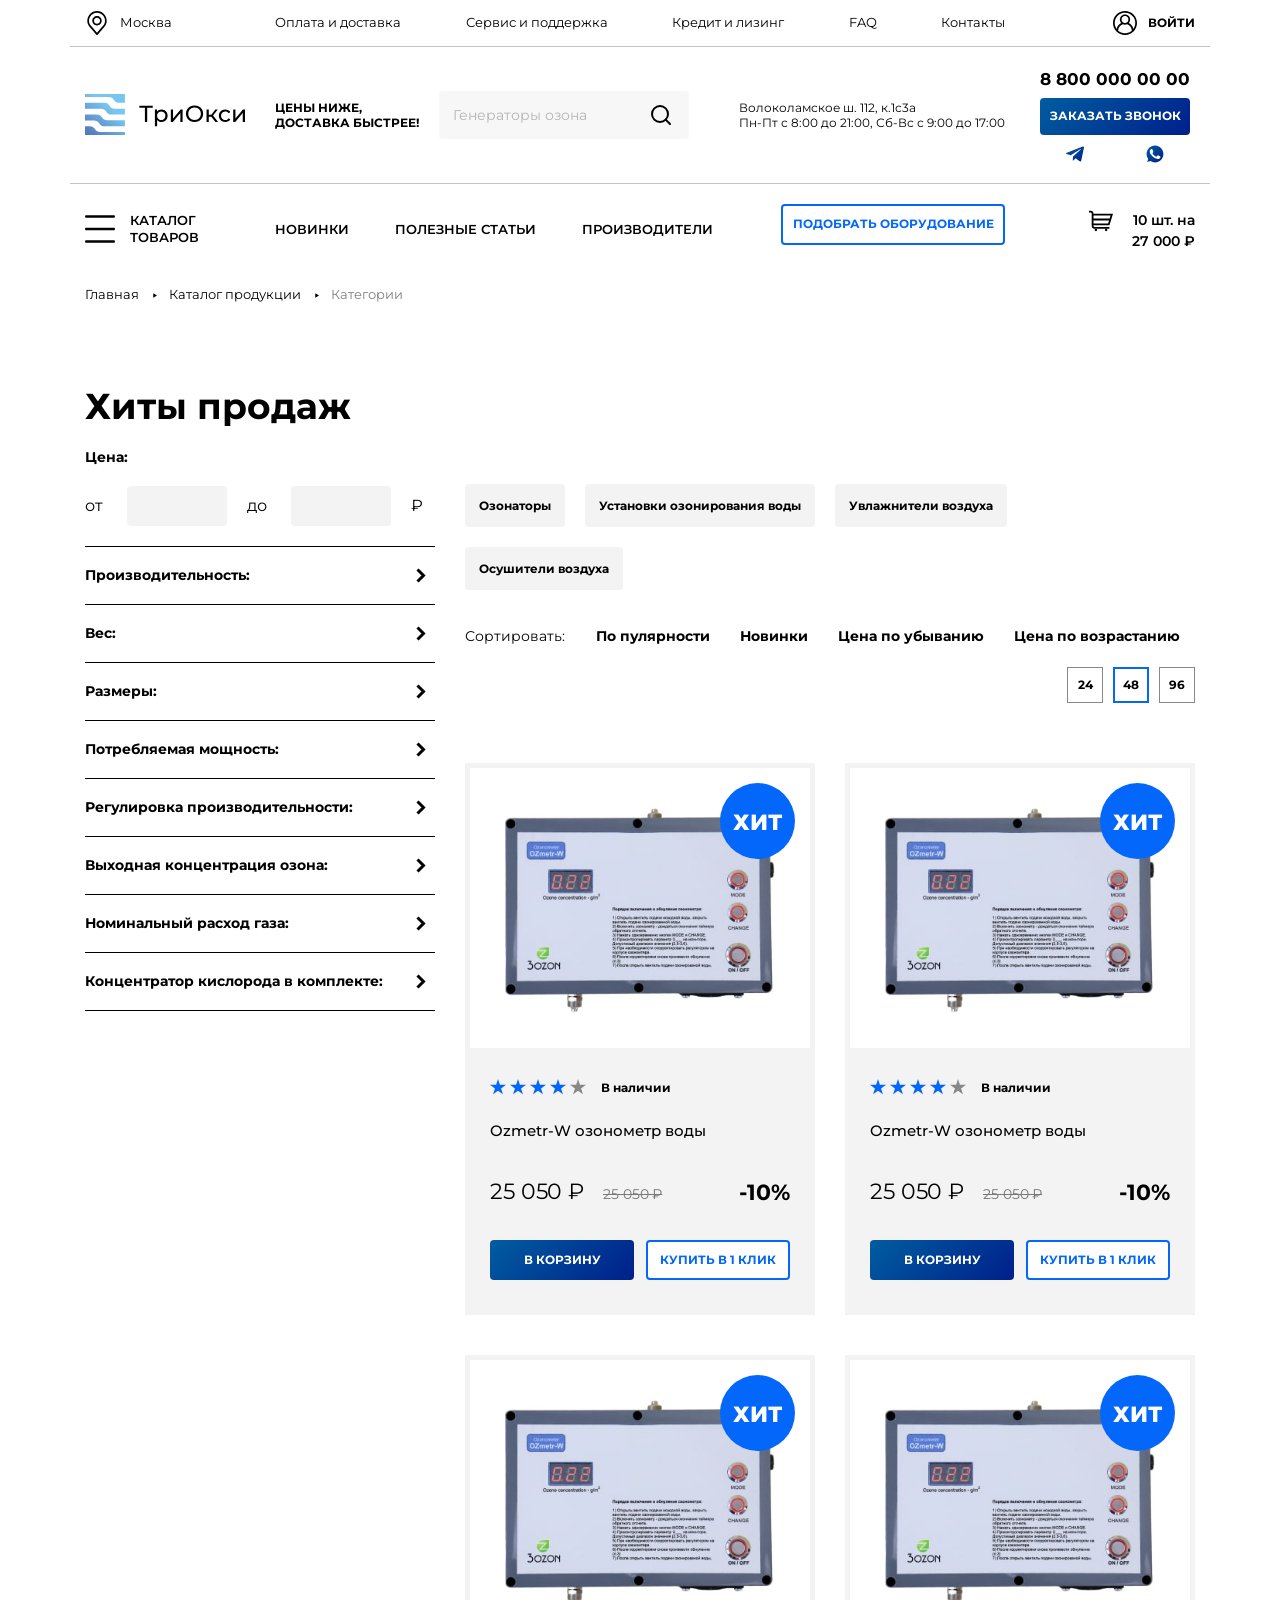
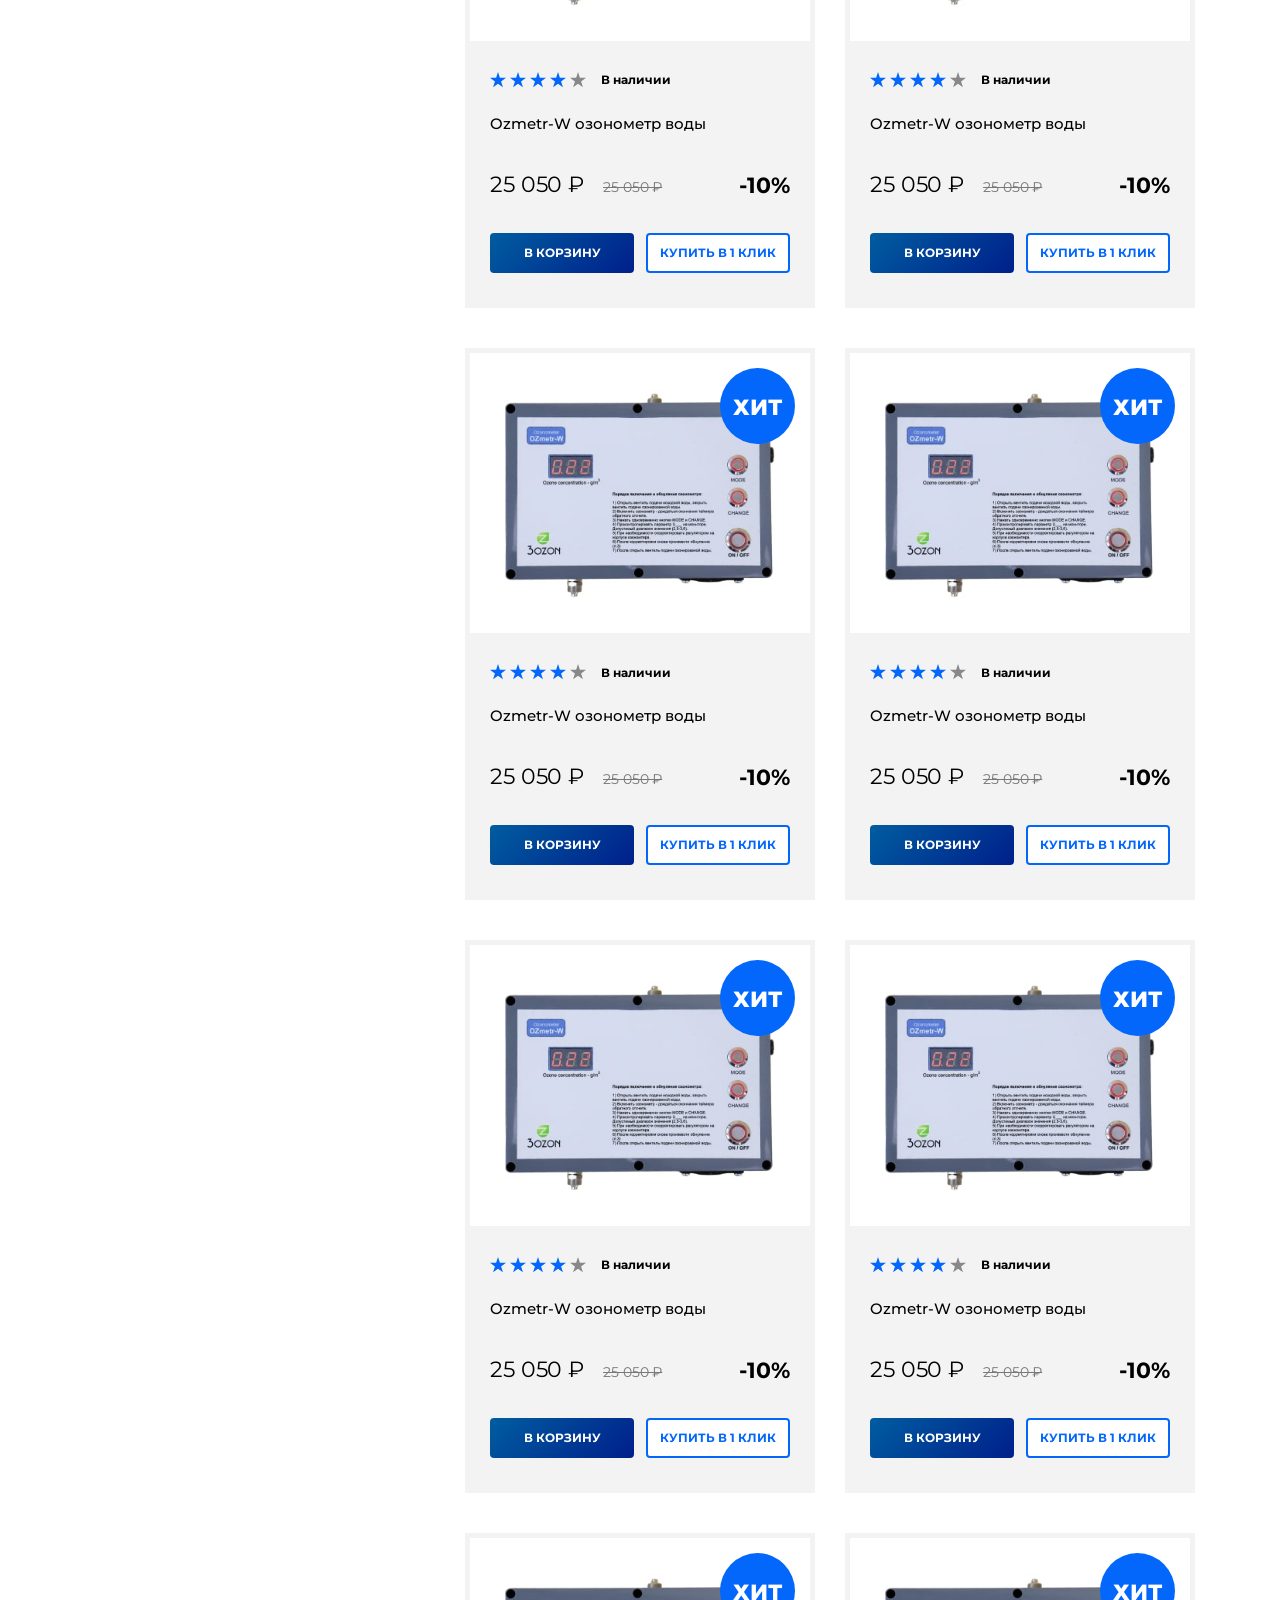
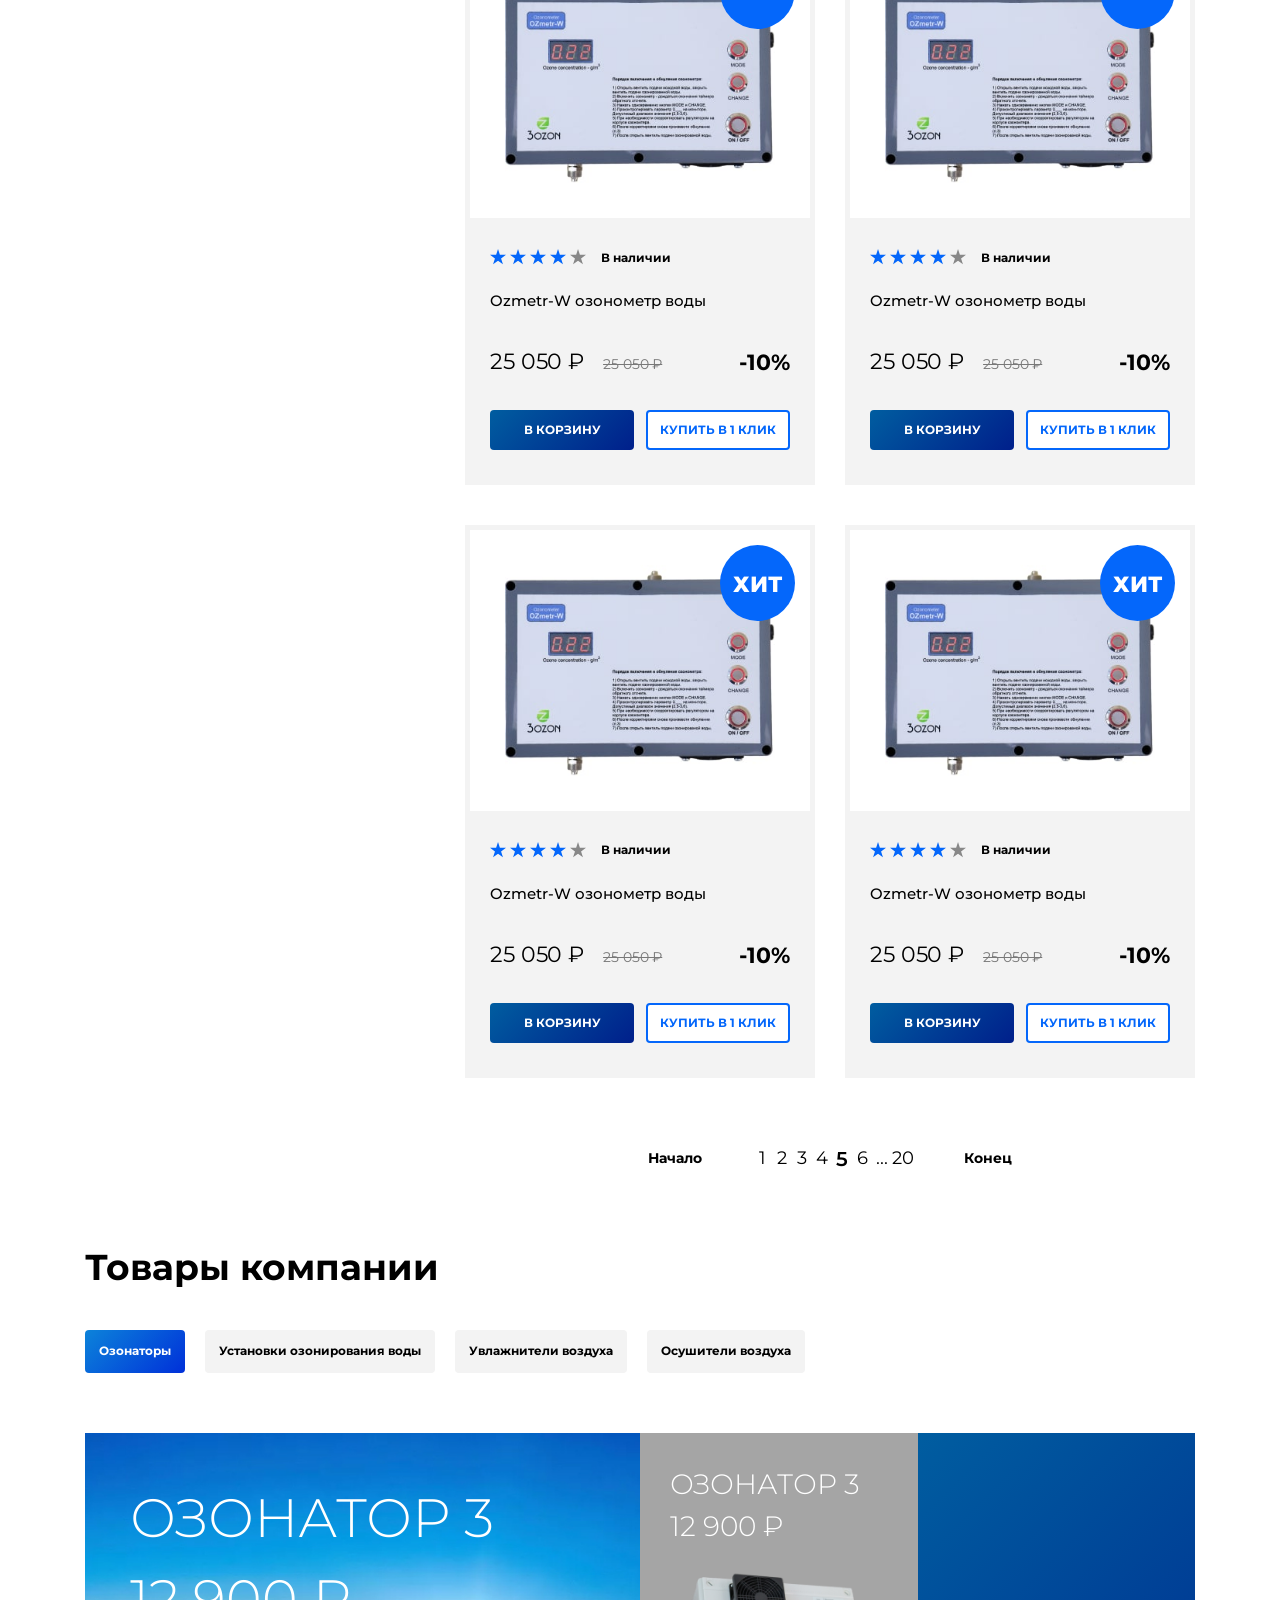
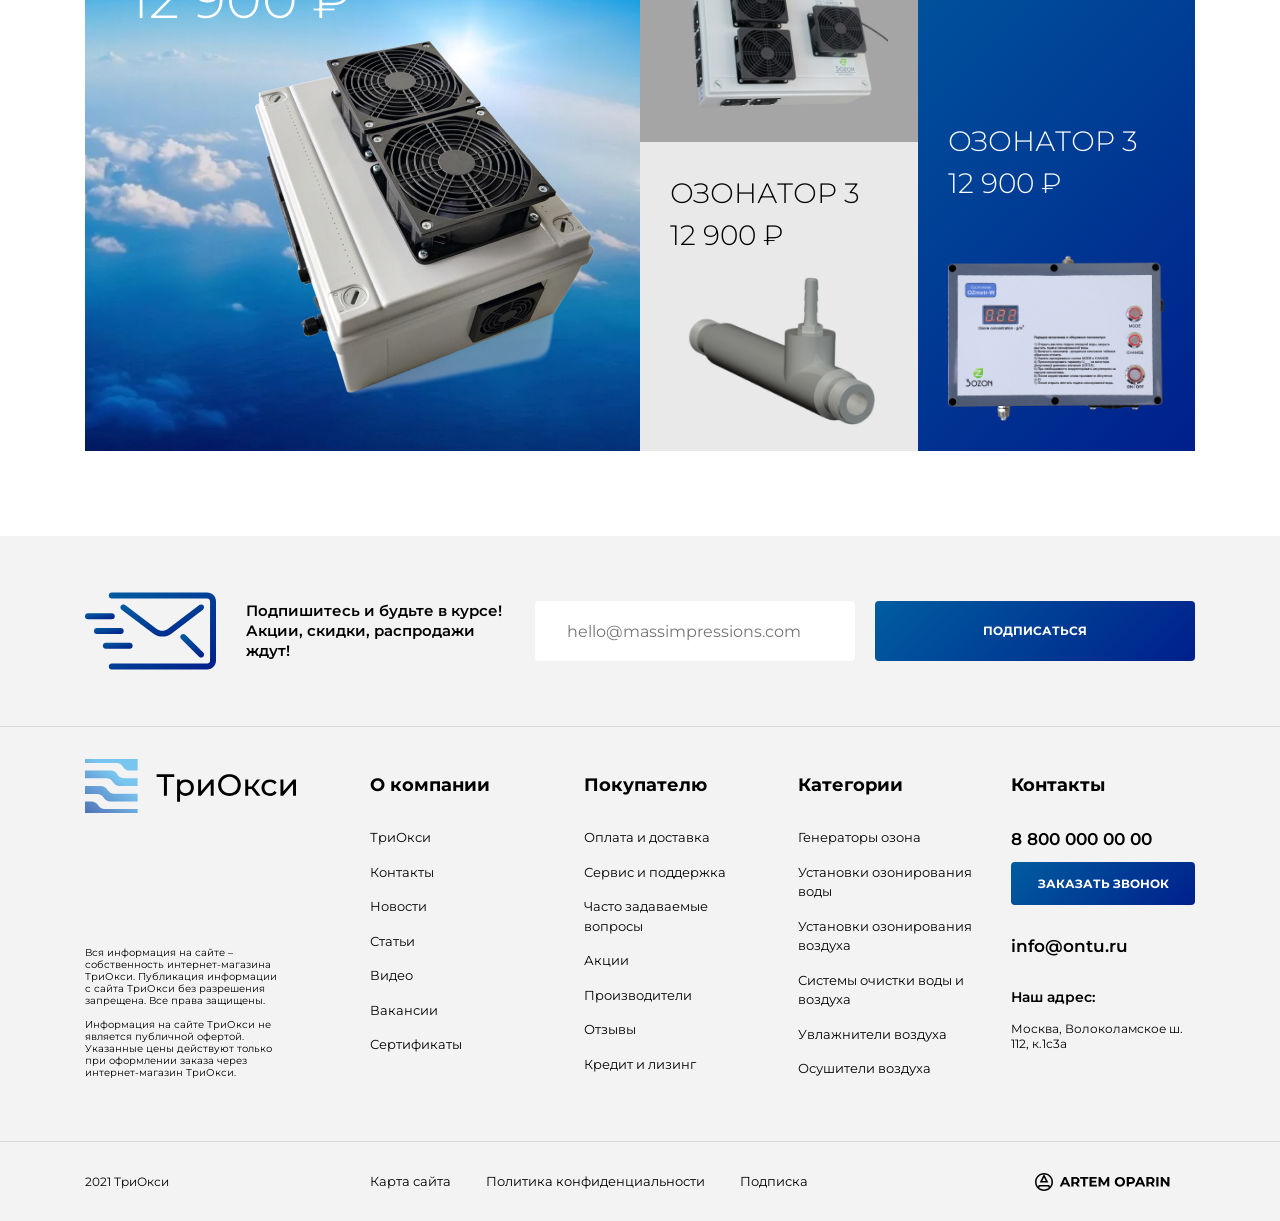
<file: category.html>
<!doctype html>
<html lang="ru">

<head>
  <meta charset="UTF-8">
  <meta name="viewport" content="width=device-width,initial-scale=1">
  <meta http-equiv="X-UA-Compatible" content="ie=edge">
  <link rel="shortcut icon" href="img/favicon/favicon.ico">
  <link rel="icon" type="image/vnd.microsoft.icon" href="img/favicon/favicon.ico">
  <link rel="icon" type="image/x-icon" href="img/favicon/favicon.ico">
  <link rel="icon" href="img/favicon/favicon.ico">
  <title>Title</title>
  <link href="vendors~main.css" rel="stylesheet">
  <link href="main.css" rel="stylesheet">
</head>

<body>
  <header class="header">
    <div class="container">
      <div class="row header__row d-flex align-items-center">
        <div class="col-3 col-sm-4 col-lg-2">
          <div class="header__burger js-burger"><span class="js-burger"></span></div>
          <div class="header__burger-fixed"></div><a href="#" class="header__city d-none d-lg-flex align-items-center js-region"><img src="img/map.svg" alt="map" class="js-region"> <span class="js-region js-region-city"></span></a>
        </div>
        <div class="col-6 col-sm-4 col-lg-8 js-adaptive-logo d-flex justify-content-center d-lg-block">
          <div class="hamburger-menu">
            <nav id="header-menu-one"><a href="#">Оплата и доставка</a> <a href="#">Сервис и поддержка</a> <a href="#">Кредит и лизинг</a> <a href="#">FAQ</a> <a href="#">Контакты</a></nav>
          </div>
        </div>
        <div class="col-3 col-sm-4 col-lg-2"><a href="" class="header__login d-flex align-items-center justify-content-end"><img src="img/user.svg" alt="user"> <span>ВОЙТИ</span></a></div>
      </div>
      <div class="row header__row d-none d-lg-flex align-items-center">
        <div class="col-2"><a data-da=".js-adaptive-logo,991,1" href="index.html" class="header__logo"><img src="img/logoheader.svg" alt=""></a></div>
        <div class="col-7 col-xl-8 d-flex align-items-center justify-content-between">
          <div class="header__text">Цены ниже,<br>доставка быстрее!</div>
          <div class="header__search">
            <div class="header__search-img"><img src="img/search.svg" class="js-search" alt=""></div>
            <form action="POST">
              <div class="form-wrapper-header"><span><input type="search" class="form-control" placeholder="Генераторы озона"> </span><span><button type="submit"><img src="img/search.svg" alt=""></button></span></div>
            </form>
          </div>
          <div class="header__info">Волоколамское ш. 112, к.1с3а<br>Пн-Пт с 8:00 до 21:00, Сб-Вс с 9:00 до 17:00</div>
        </div>
        <div class="col-3 col-xl-2 d-flex justify-content-end">
          <div class="header__tel d-flex align-items-center flex-wrap justify-content-between"><a href="tel:88000000000" class="header__link">8 800 000 00 00 </a><a href="#" class="btn header__btn js-call">ЗАКАЗАТЬ ЗВОНОК </a><a href="#" class="header__icon"><img src="img/telegram.svg" alt=""> </a><a href="#" class="header__icon"><img src="img/whatsapp.svg" alt=""></a></div>
        </div>
      </div>
      <div class="row header__row d-flex align-items-center">
        <div class="col-3 col-sm-4 col-lg-2"><a href="#" class="header__catalog d-flex align-items-center"><img src="img/burger.svg" alt="" class="d-none d-lg-block"> <span>КАТАЛОГ ТОВАРОВ</span></a>
          <div class="header-catalog__wrapper">
            <div class="container">
              <div class="row">
                <div class="col-12 col-lg-7 col-xl-6">
                  <ul class="header-catalog__list">
                    <li><a href="#">Генераторы озона</a></li>
                    <li><a href="#">Установки озонирования воды</a></li>
                    <li><a href="#">Установки озонирования воздуха</a></li>
                    <li><a href="#">Системы очистки воды и воздуха</a></li>
                    <li><a href="#">Увлажнители воздуха</a></li>
                    <li><a href="#">Осушители воздуха</a></li>
                    <li><a href="#">Генераторы озона</a></li>
                    <li><a href="#">Установки озонирования воды</a></li>
                    <li><a href="#">Генераторы озона</a></li>
                    <li><a href="#">Установки озонирования воды</a></li>
                    <li><a href="#">Установки озонирования воздуха</a></li>
                    <li><a href="#">Системы очистки воды и воздуха</a></li>
                    <li><a href="#">Увлажнители воздуха</a></li>
                    <li><a href="#">Осушители воздуха</a></li>
                    <li><a href="#">Генераторы озона</a></li>
                    <li><a href="#">Генераторы озона</a></li>
                  </ul>
                </div>
                <div class="d-none d-lg-flex col-lg-5 col-xl-6">
                  <div class="header-catalog__img" style="background-image: url('img/menuhoverbg-min.jpg');"><img src="img/menuhover.png" alt=""></div>
                </div>
              </div>
            </div>
          </div>
        </div>
        <div class="col-6 col-sm-4 col-lg-8 d-flex justify-content-center justify-content-lg-between align-items-center">
          <nav data-da=".hamburger-menu,991,last" id="header-menu-two"><a href="#">НОВИНКИ</a> <a href="#">ПОЛЕЗНЫЕ СТАТЬИ</a> <a href="#">ПРОИЗВОДИТЕЛИ</a></nav><a href="#" class="btn btn-blue header__btn js-assortment">ПОДОБРАТЬ ОБОРУДОВАНИЕ</a>
        </div>
        <div class="col-3 col-sm-4 col-lg-2">
          <div class="header__basket d-flex align-items-center"><img src="img/basketico.svg" alt=""> <span>10 шт. на </span><span>&nbsp; 27 000 ₽</span></div>
        </div>
      </div>
    </div>
  </header>
  <main class="main">
    <nav class="headcrumbs">
      <div class="container">
        <div class="row">
          <div class="col-12 d-flex flex-wrap"><a href="index.html" class="headcrumbs__link">Главная</a> <a href="#" class="headcrumbs__link">Каталог продукции</a> <a href="#" class="headcrumbs__link">Категории</a></div>
        </div>
      </div>
    </nav>
    <section class="hit hit-catalog">
      <div class="container">
        <h2 class="title hit__title">Хиты продаж</h2>
        <div class="row">
          <aside class="col-lg-4 hit__filter"><a href="#" class="btn js-filter-btn d-flex d-lg-none justify-content-center p-3 mt-3">Фильтры</a>
            <nav class="js-filter-content">
              <ul>
                <li class="hit__filter-item"><span>Цена:</span>
                  <div class="hit__filter-row flex align-items-center"><span>от</span>
                    <div class="input-wrap"><input type="text" onkeypress="return (event.charCode >= 46 && event.charCode <= 57 && /^\D{0,10}/.test(this.value));"></div><span>до</span>
                    <div class="input-wrap"><input type="text" onkeypress="return (event.charCode >= 46 && event.charCode <= 57 && /^\D{0,10}/.test(this.value));"></div><span>₽</span>
                  </div>
                </li>
                <li class="hit__filter-item"><span class="js-accordion-btn">Производительность: <button><img src="img/aside-ar.svg" alt=""></button></span>
                  <ul class="hit__filter-checkboxes">
                    <li><a href="#">15 г/час</a></li>
                    <li><a href="#">15 г/час</a></li>
                    <li><a href="#">15 г/час</a></li>
                    <li><a href="#">15 г/час</a></li>
                  </ul>
                </li>
                <li class="hit__filter-item"><span class="js-accordion-btn">Вес: <button><img src="img/aside-ar.svg" alt=""></button></span>
                  <ul class="hit__filter-checkboxes">
                    <li><a href="#">15 г/час</a></li>
                    <li><a href="#">15 г/час</a></li>
                    <li><a href="#">15 г/час</a></li>
                    <li><a href="#">15 г/час</a></li>
                    <li class="hidden mask"><a href="#">15 г/час</a></li>
                    <li class="hidden mask"><a href="#">15 г/час</a></li>
                    <div class="hit__filter-showall js-show-all">Показать все</div>
                  </ul>
                </li>
                <li class="hit__filter-item"><span class="js-accordion-btn">Размеры: <button><img src="img/aside-ar.svg" alt=""></button></span>
                  <ul class="hit__filter-checkboxes">
                    <li><a href="#">15 г/час</a></li>
                    <li><a href="#">15 г/час</a></li>
                    <li><a href="#">15 г/час</a></li>
                    <li><a href="#">15 г/час</a></li>
                    <li class="hidden mask"><a href="#">15 г/час</a></li>
                    <li class="hidden mask"><a href="#">15 г/час</a></li>
                    <div class="hit__filter-showall js-show-all">Показать все</div>
                  </ul>
                </li>
                <li class="hit__filter-item"><span class="js-accordion-btn">Потребляемая мощность: <button><img src="img/aside-ar.svg" alt=""></button></span>
                  <ul class="hit__filter-checkboxes">
                    <li><a href="#">15 г/час</a></li>
                    <li><a href="#">15 г/час</a></li>
                    <li><a href="#">15 г/час</a></li>
                    <li><a href="#">15 г/час</a></li>
                    <li class="hidden mask"><a href="#">15 г/час</a></li>
                  </ul>
                </li>
                <li class="hit__filter-item"><span class="js-accordion-btn">Регулировка производительности: <button><img src="img/aside-ar.svg" alt=""></button></span>
                  <ul class="hit__filter-checkboxes">
                    <li><a href="#">15 г/час</a></li>
                    <li><a href="#">15 г/час</a></li>
                    <li><a href="#">15 г/час</a></li>
                    <li><a href="#">15 г/час</a></li>
                    <li class="hidden mask"><a href="#">15 г/час</a></li>
                  </ul>
                </li>
                <li class="hit__filter-item"><span class="js-accordion-btn">Выходная концентрация озона: <button><img src="img/aside-ar.svg" alt=""></button></span>
                  <ul class="hit__filter-checkboxes">
                    <li><a href="#">15 г/час</a></li>
                    <li><a href="#">15 г/час</a></li>
                    <li><a href="#">15 г/час</a></li>
                    <li><a href="#">15 г/час</a></li>
                    <li class="hidden mask"><a href="#">15 г/час</a></li>
                  </ul>
                </li>
                <li class="hit__filter-item"><span class="js-accordion-btn">Номинальный расход газа: <button><img src="img/aside-ar.svg" alt=""></button></span>
                  <ul class="hit__filter-checkboxes">
                    <li><a href="#">15 г/час</a></li>
                    <li><a href="#">15 г/час</a></li>
                    <li><a href="#">15 г/час</a></li>
                    <li><a href="#">15 г/час</a></li>
                    <li class="hidden mask"><a href="#">15 г/час</a></li>
                  </ul>
                </li>
                <li class="hit__filter-item"><span class="js-accordion-btn">Концентратор кислорода в комплекте: <button><img src="img/aside-ar.svg" alt=""></button></span>
                  <ul class="hit__filter-checkboxes">
                    <li><a href="#">15 г/час</a></li>
                    <li><a href="#">15 г/час</a></li>
                    <li><a href="#">15 г/час</a></li>
                    <li><a href="#">15 г/час</a></li>
                    <li class="hidden mask"><a href="#">15 г/час</a></li>
                  </ul>
                </li>
              </ul>
            </nav>
          </aside>
          <div class="col-lg-8">
            <div class="row">
              <div class="col-12">
                <div class="tags d-flex flex-wrap"><a href="#" class="tags__item">Озонаторы</a> <a href="#" class="tags__item">Установки озонирования воды</a> <a href="#" class="tags__item">Увлажнители воздуха</a> <a href="#" class="tags__item">Осушители воздуха</a></div>
                <div class="hit__sort d-flex flex-wrap align-items-center justify-content-between"><span>Сортировать:</span>
                  <div class="hit__sort-items d-flex align-items-center"><a href="#" class="hit__sort-item">По пулярности</a> <a href="#" class="hit__sort-item">Новинки</a> <a href="#" class="hit__sort-item">Цена по убыванию</a> <a href="#" class="hit__sort-item">Цена по возрастанию</a></div>
                  <div class="hit__sort-shows"><button>24</button> <button class="active">48</button> <button>96</button></div>
                </div>
              </div>
              <div class="col-12">
                <div class="row">
                  <div class="col-12 col-md-12 col-xl-6">
                    <div class="card__item">
                      <div class="card__plus">ХИТ</div><a href="img/card-min.jpg" data-gallery="ozonator" class="card__img glightbox"><img src="img/card-min.jpg" alt="card"></a>
                      <div class="card__descr">
                        <div class="d-flex align-items-center">
                          <ul class="rating-star card__rating">
                            <li class="active"></li>
                            <li class="active"></li>
                            <li class="active"></li>
                            <li class="active"></li>
                            <li></li>
                          </ul>
                          <p class="card__availability">В наличии</p>
                        </div><a href="card.html" class="card__name">Ozmetr-W озонометр воды</a>
                        <div class="d-flex align-items-center justify-content-between">
                          <div class="card__price">25 050 ₽ <span>25 050 ₽</span></div><span class="card__sale">-10%</span>
                        </div>
                        <div class="card__btns d-flex justify-content-between"><a href="#" class="btn card__btn js-card-basket">в корзину</a> <a href="#" class="btn btn-blue card__btn js-card-one-click">купить в 1 клик</a></div>
                      </div>
                    </div>
                  </div>
                  <div class="col-12 col-md-12 col-xl-6">
                    <div class="card__item">
                      <div class="card__plus">ХИТ</div><a href="img/card-min.jpg" data-gallery="ozonator" class="card__img glightbox"><img src="img/card-min.jpg" alt="card"></a>
                      <div class="card__descr">
                        <div class="d-flex align-items-center">
                          <ul class="rating-star card__rating">
                            <li class="active"></li>
                            <li class="active"></li>
                            <li class="active"></li>
                            <li class="active"></li>
                            <li></li>
                          </ul>
                          <p class="card__availability">В наличии</p>
                        </div><a href="card.html" class="card__name">Ozmetr-W озонометр воды</a>
                        <div class="d-flex align-items-center justify-content-between">
                          <div class="card__price">25 050 ₽ <span>25 050 ₽</span></div><span class="card__sale">-10%</span>
                        </div>
                        <div class="card__btns d-flex justify-content-between"><a href="#" class="btn card__btn js-card-basket">в корзину</a> <a href="#" class="btn btn-blue card__btn js-card-one-click">купить в 1 клик</a></div>
                      </div>
                    </div>
                  </div>
                  <div class="col-12 col-md-12 col-xl-6">
                    <div class="card__item">
                      <div class="card__plus">ХИТ</div><a href="img/card-min.jpg" data-gallery="ozonator" class="card__img glightbox"><img src="img/card-min.jpg" alt="card"></a>
                      <div class="card__descr">
                        <div class="d-flex align-items-center">
                          <ul class="rating-star card__rating">
                            <li class="active"></li>
                            <li class="active"></li>
                            <li class="active"></li>
                            <li class="active"></li>
                            <li></li>
                          </ul>
                          <p class="card__availability">В наличии</p>
                        </div><a href="card.html" class="card__name">Ozmetr-W озонометр воды</a>
                        <div class="d-flex align-items-center justify-content-between">
                          <div class="card__price">25 050 ₽ <span>25 050 ₽</span></div><span class="card__sale">-10%</span>
                        </div>
                        <div class="card__btns d-flex justify-content-between"><a href="#" class="btn card__btn js-card-basket">в корзину</a> <a href="#" class="btn btn-blue card__btn js-card-one-click">купить в 1 клик</a></div>
                      </div>
                    </div>
                  </div>
                  <div class="col-12 col-md-12 col-xl-6">
                    <div class="card__item">
                      <div class="card__plus">ХИТ</div><a href="img/card-min.jpg" data-gallery="ozonator" class="card__img glightbox"><img src="img/card-min.jpg" alt="card"></a>
                      <div class="card__descr">
                        <div class="d-flex align-items-center">
                          <ul class="rating-star card__rating">
                            <li class="active"></li>
                            <li class="active"></li>
                            <li class="active"></li>
                            <li class="active"></li>
                            <li></li>
                          </ul>
                          <p class="card__availability">В наличии</p>
                        </div><a href="card.html" class="card__name">Ozmetr-W озонометр воды</a>
                        <div class="d-flex align-items-center justify-content-between">
                          <div class="card__price">25 050 ₽ <span>25 050 ₽</span></div><span class="card__sale">-10%</span>
                        </div>
                        <div class="card__btns d-flex justify-content-between"><a href="#" class="btn card__btn js-card-basket">в корзину</a> <a href="#" class="btn btn-blue card__btn js-card-one-click">купить в 1 клик</a></div>
                      </div>
                    </div>
                  </div>
                  <div class="col-12 col-md-12 col-xl-6">
                    <div class="card__item">
                      <div class="card__plus">ХИТ</div><a href="img/card-min.jpg" data-gallery="ozonator" class="card__img glightbox"><img src="img/card-min.jpg" alt="card"></a>
                      <div class="card__descr">
                        <div class="d-flex align-items-center">
                          <ul class="rating-star card__rating">
                            <li class="active"></li>
                            <li class="active"></li>
                            <li class="active"></li>
                            <li class="active"></li>
                            <li></li>
                          </ul>
                          <p class="card__availability">В наличии</p>
                        </div><a href="card.html" class="card__name">Ozmetr-W озонометр воды</a>
                        <div class="d-flex align-items-center justify-content-between">
                          <div class="card__price">25 050 ₽ <span>25 050 ₽</span></div><span class="card__sale">-10%</span>
                        </div>
                        <div class="card__btns d-flex justify-content-between"><a href="#" class="btn card__btn js-card-basket">в корзину</a> <a href="#" class="btn btn-blue card__btn js-card-one-click">купить в 1 клик</a></div>
                      </div>
                    </div>
                  </div>
                  <div class="col-12 col-md-12 col-xl-6">
                    <div class="card__item">
                      <div class="card__plus">ХИТ</div><a href="img/card-min.jpg" data-gallery="ozonator" class="card__img glightbox"><img src="img/card-min.jpg" alt="card"></a>
                      <div class="card__descr">
                        <div class="d-flex align-items-center">
                          <ul class="rating-star card__rating">
                            <li class="active"></li>
                            <li class="active"></li>
                            <li class="active"></li>
                            <li class="active"></li>
                            <li></li>
                          </ul>
                          <p class="card__availability">В наличии</p>
                        </div><a href="card.html" class="card__name">Ozmetr-W озонометр воды</a>
                        <div class="d-flex align-items-center justify-content-between">
                          <div class="card__price">25 050 ₽ <span>25 050 ₽</span></div><span class="card__sale">-10%</span>
                        </div>
                        <div class="card__btns d-flex justify-content-between"><a href="#" class="btn card__btn js-card-basket">в корзину</a> <a href="#" class="btn btn-blue card__btn js-card-one-click">купить в 1 клик</a></div>
                      </div>
                    </div>
                  </div>
                  <div class="col-12 col-md-12 col-xl-6">
                    <div class="card__item">
                      <div class="card__plus">ХИТ</div><a href="img/card-min.jpg" data-gallery="ozonator" class="card__img glightbox"><img src="img/card-min.jpg" alt="card"></a>
                      <div class="card__descr">
                        <div class="d-flex align-items-center">
                          <ul class="rating-star card__rating">
                            <li class="active"></li>
                            <li class="active"></li>
                            <li class="active"></li>
                            <li class="active"></li>
                            <li></li>
                          </ul>
                          <p class="card__availability">В наличии</p>
                        </div><a href="card.html" class="card__name">Ozmetr-W озонометр воды</a>
                        <div class="d-flex align-items-center justify-content-between">
                          <div class="card__price">25 050 ₽ <span>25 050 ₽</span></div><span class="card__sale">-10%</span>
                        </div>
                        <div class="card__btns d-flex justify-content-between"><a href="#" class="btn card__btn js-card-basket">в корзину</a> <a href="#" class="btn btn-blue card__btn js-card-one-click">купить в 1 клик</a></div>
                      </div>
                    </div>
                  </div>
                  <div class="col-12 col-md-12 col-xl-6">
                    <div class="card__item">
                      <div class="card__plus">ХИТ</div><a href="img/card-min.jpg" data-gallery="ozonator" class="card__img glightbox"><img src="img/card-min.jpg" alt="card"></a>
                      <div class="card__descr">
                        <div class="d-flex align-items-center">
                          <ul class="rating-star card__rating">
                            <li class="active"></li>
                            <li class="active"></li>
                            <li class="active"></li>
                            <li class="active"></li>
                            <li></li>
                          </ul>
                          <p class="card__availability">В наличии</p>
                        </div><a href="card.html" class="card__name">Ozmetr-W озонометр воды</a>
                        <div class="d-flex align-items-center justify-content-between">
                          <div class="card__price">25 050 ₽ <span>25 050 ₽</span></div><span class="card__sale">-10%</span>
                        </div>
                        <div class="card__btns d-flex justify-content-between"><a href="#" class="btn card__btn js-card-basket">в корзину</a> <a href="#" class="btn btn-blue card__btn js-card-one-click">купить в 1 клик</a></div>
                      </div>
                    </div>
                  </div>
                  <div class="col-12 col-md-12 col-xl-6">
                    <div class="card__item">
                      <div class="card__plus">ХИТ</div><a href="img/card-min.jpg" data-gallery="ozonator" class="card__img glightbox"><img src="img/card-min.jpg" alt="card"></a>
                      <div class="card__descr">
                        <div class="d-flex align-items-center">
                          <ul class="rating-star card__rating">
                            <li class="active"></li>
                            <li class="active"></li>
                            <li class="active"></li>
                            <li class="active"></li>
                            <li></li>
                          </ul>
                          <p class="card__availability">В наличии</p>
                        </div><a href="card.html" class="card__name">Ozmetr-W озонометр воды</a>
                        <div class="d-flex align-items-center justify-content-between">
                          <div class="card__price">25 050 ₽ <span>25 050 ₽</span></div><span class="card__sale">-10%</span>
                        </div>
                        <div class="card__btns d-flex justify-content-between"><a href="#" class="btn card__btn js-card-basket">в корзину</a> <a href="#" class="btn btn-blue card__btn js-card-one-click">купить в 1 клик</a></div>
                      </div>
                    </div>
                  </div>
                  <div class="col-12 col-md-12 col-xl-6">
                    <div class="card__item">
                      <div class="card__plus">ХИТ</div><a href="img/card-min.jpg" data-gallery="ozonator" class="card__img glightbox"><img src="img/card-min.jpg" alt="card"></a>
                      <div class="card__descr">
                        <div class="d-flex align-items-center">
                          <ul class="rating-star card__rating">
                            <li class="active"></li>
                            <li class="active"></li>
                            <li class="active"></li>
                            <li class="active"></li>
                            <li></li>
                          </ul>
                          <p class="card__availability">В наличии</p>
                        </div><a href="card.html" class="card__name">Ozmetr-W озонометр воды</a>
                        <div class="d-flex align-items-center justify-content-between">
                          <div class="card__price">25 050 ₽ <span>25 050 ₽</span></div><span class="card__sale">-10%</span>
                        </div>
                        <div class="card__btns d-flex justify-content-between"><a href="#" class="btn card__btn js-card-basket">в корзину</a> <a href="#" class="btn btn-blue card__btn js-card-one-click">купить в 1 клик</a></div>
                      </div>
                    </div>
                  </div>
                  <div class="col-12 col-md-12 col-xl-6">
                    <div class="card__item">
                      <div class="card__plus">ХИТ</div><a href="img/card-min.jpg" data-gallery="ozonator" class="card__img glightbox"><img src="img/card-min.jpg" alt="card"></a>
                      <div class="card__descr">
                        <div class="d-flex align-items-center">
                          <ul class="rating-star card__rating">
                            <li class="active"></li>
                            <li class="active"></li>
                            <li class="active"></li>
                            <li class="active"></li>
                            <li></li>
                          </ul>
                          <p class="card__availability">В наличии</p>
                        </div><a href="card.html" class="card__name">Ozmetr-W озонометр воды</a>
                        <div class="d-flex align-items-center justify-content-between">
                          <div class="card__price">25 050 ₽ <span>25 050 ₽</span></div><span class="card__sale">-10%</span>
                        </div>
                        <div class="card__btns d-flex justify-content-between"><a href="#" class="btn card__btn js-card-basket">в корзину</a> <a href="#" class="btn btn-blue card__btn js-card-one-click">купить в 1 клик</a></div>
                      </div>
                    </div>
                  </div>
                  <div class="col-12 col-md-12 col-xl-6">
                    <div class="card__item">
                      <div class="card__plus">ХИТ</div><a href="img/card-min.jpg" data-gallery="ozonator" class="card__img glightbox"><img src="img/card-min.jpg" alt="card"></a>
                      <div class="card__descr">
                        <div class="d-flex align-items-center">
                          <ul class="rating-star card__rating">
                            <li class="active"></li>
                            <li class="active"></li>
                            <li class="active"></li>
                            <li class="active"></li>
                            <li></li>
                          </ul>
                          <p class="card__availability">В наличии</p>
                        </div><a href="card.html" class="card__name">Ozmetr-W озонометр воды</a>
                        <div class="d-flex align-items-center justify-content-between">
                          <div class="card__price">25 050 ₽ <span>25 050 ₽</span></div><span class="card__sale">-10%</span>
                        </div>
                        <div class="card__btns d-flex justify-content-between"><a href="#" class="btn card__btn js-card-basket">в корзину</a> <a href="#" class="btn btn-blue card__btn js-card-one-click">купить в 1 клик</a></div>
                      </div>
                    </div>
                  </div>
                </div>
                <div class="hit__pagination"><button class="hit__pagination-prev">Начало</button>
                  <div class="hit__pagination-wrap"><button>1</button> <button>2</button> <button>3</button> <button>4</button> <button class="active">5</button> <button>6</button> <button>...</button> <button>20</button></div><button class="hit__pagination-next">Конец</button>
                </div>
              </div>
            </div>
          </div>
        </div>
      </div>
    </section>
    <section class="product-block">
      <div class="container">
        <div class="row">
          <div class="col-12">
            <h2 class="title product-block__title">Товары компании</h2>
          </div>
          <div class="col-12">
            <div class="tags d-flex flex-wrap"><a href="#" class="tags__item js-product-link">Озонаторы</a> <a href="#" class="tags__item js-product-link">Установки озонирования воды</a> <a href="#" class="tags__item js-product-link">Увлажнители воздуха</a> <a href="#" class="tags__item js-product-link">Осушители воздуха</a></div>
          </div>
          <div class="col-12">
            <div class="js-product-tab">
              <div class="board product-block__board">
                <div class="product-block__left" style="background-image: url('img/bgleft.jpg')">
                  <div class="product-block__name-big">ОЗОНАТОР 3</div>
                  <div class="product-block__price-big">12 900 ₽</div>
                  <div class="product-block__img d-flex justify-content-end"><img src="img/ozon1.png" alt=""></div>
                </div>
                <div class="board product-block__right">
                  <div class="product-block__left-min">
                    <div class="product-block__top" style="background-color: #A5A5A5;">
                      <div>
                        <div class="product-block__name">ОЗОНАТОР 3</div>
                        <div class="product-block__price">12 900 ₽</div>
                      </div>
                      <div class="product-block__img justify-content-end"><img src="img/ozon2.png" alt=""></div>
                    </div>
                    <div class="product-block__bottom" style="background-color: #E9E9E9;">
                      <div class="product-block__name"><span>ОЗОНАТОР 3</span></div>
                      <div class="product-block__price"><span>12 900 ₽</span></div>
                      <div class="product-block__img justify-content-end"><img src="img/ozon3.png" alt=""></div>
                    </div>
                  </div>
                  <div class="product-block__right-min d-flex justify-content-end flex-column" style="background: linear-gradient(135deg, #005DA0 0%, #001F8B 100%);">
                    <div class="product-block__name">ОЗОНАТОР 3</div>
                    <div class="product-block__price pb-5">12 900 ₽</div>
                    <div class="product-block__img"><img src="img/ozon4.png" alt=""></div>
                  </div>
                </div>
              </div>
            </div>
            <div class="js-product-tab">
              <div class="board product-block__board">
                <div class="product-block__left" style="background-image: url('img/bgleft.jpg')">
                  <div class="product-block__name-big">ОЗОНАТОР 2</div>
                  <div class="product-block__price-big">11 900 ₽</div>
                  <div class="product-block__img d-flex justify-content-end"><img src="img/ozon1.png" alt=""></div>
                </div>
                <div class="board product-block__right">
                  <div class="product-block__left-min">
                    <div class="product-block__top" style="background-color: #A5A5A5;">
                      <div>
                        <div class="product-block__name">ОЗОНАТОР 3</div>
                        <div class="product-block__price">12 900 ₽</div>
                      </div>
                      <div class="product-block__img justify-content-end"><img src="img/ozon2.png" alt=""></div>
                    </div>
                    <div class="product-block__bottom" style="background-color: #E9E9E9;">
                      <div class="product-block__name"><span>ОЗОНАТОР 3</span></div>
                      <div class="product-block__price"><span>12 900 ₽</span></div>
                      <div class="product-block__img justify-content-end"><img src="img/ozon3.png" alt=""></div>
                    </div>
                  </div>
                  <div class="product-block__right-min d-flex justify-content-end flex-column" style="background: linear-gradient(135deg, #005DA0 0%, #001F8B 100%);">
                    <div class="product-block__name">ОЗОНАТОР 3</div>
                    <div class="product-block__price pb-5">12 900 ₽</div>
                    <div class="product-block__img"><img src="img/ozon4.png" alt=""></div>
                  </div>
                </div>
              </div>
            </div>
            <div class="js-product-tab">
              <div class="board product-block__board">
                <div class="product-block__left" style="background-image: url('img/bgleft.jpg')">
                  <div class="product-block__name-big">ОЗОНАТОР 1</div>
                  <div class="product-block__price-big">12 920 ₽</div>
                  <div class="product-block__img d-flex justify-content-end"><img src="img/ozon1.png" alt=""></div>
                </div>
                <div class="board product-block__right">
                  <div class="product-block__left-min">
                    <div class="product-block__top" style="background-color: #A5A5A5;">
                      <div>
                        <div class="product-block__name">ОЗОНАТОР 3</div>
                        <div class="product-block__price">12 900 ₽</div>
                      </div>
                      <div class="product-block__img justify-content-end"><img src="img/ozon2.png" alt=""></div>
                    </div>
                    <div class="product-block__bottom" style="background-color: #E9E9E9;">
                      <div class="product-block__name"><span>ОЗОНАТОР 3</span></div>
                      <div class="product-block__price"><span>12 900 ₽</span></div>
                      <div class="product-block__img justify-content-end"><img src="img/ozon3.png" alt=""></div>
                    </div>
                  </div>
                  <div class="product-block__right-min d-flex justify-content-end flex-column" style="background: linear-gradient(135deg, #005DA0 0%, #001F8B 100%);">
                    <div class="product-block__name">ОЗОНАТОР 3</div>
                    <div class="product-block__price pb-5">12 900 ₽</div>
                    <div class="product-block__img"><img src="img/ozon4.png" alt=""></div>
                  </div>
                </div>
              </div>
            </div>
            <div class="js-product-tab">
              <div class="board product-block__board">
                <div class="product-block__left" style="background-image: url('img/bgleft.jpg')">
                  <div class="product-block__name-big">ОЗОНАТОР</div>
                  <div class="product-block__price-big">12 900 0 ₽</div>
                  <div class="product-block__img d-flex justify-content-end"><img src="img/ozon1.png" alt=""></div>
                </div>
                <div class="board product-block__right">
                  <div class="product-block__left-min">
                    <div class="product-block__top" style="background-color: #A5A5A5;">
                      <div>
                        <div class="product-block__name">ОЗОНАТОР 3</div>
                        <div class="product-block__price">12 900 ₽</div>
                      </div>
                      <div class="product-block__img justify-content-end"><img src="img/ozon2.png" alt=""></div>
                    </div>
                    <div class="product-block__bottom" style="background-color: #E9E9E9;">
                      <div class="product-block__name"><span>ОЗОНАТОР 3</span></div>
                      <div class="product-block__price"><span>12 900 ₽</span></div>
                      <div class="product-block__img justify-content-end"><img src="img/ozon3.png" alt=""></div>
                    </div>
                  </div>
                  <div class="product-block__right-min d-flex justify-content-end flex-column" style="background: linear-gradient(135deg, #005DA0 0%, #001F8B 100%);">
                    <div class="product-block__name">ОЗОНАТОР 3</div>
                    <div class="product-block__price pb-5">12 900 ₽</div>
                    <div class="product-block__img"><img src="img/ozon4.png" alt=""></div>
                  </div>
                </div>
              </div>
            </div>
          </div>
        </div>
      </div>
    </section>
  </main>
  <footer class="footer">
    <div class="footer__line">
      <div class="container">
        <div class="row">
          <div class="col-12 justify-content-between flex-wrap flex-lg-nowrap d-flex align-items-center justify-content-lg-center">
            <div class="footer-form__img"><img src="img/mail.svg" alt=""></div>
            <div class="footer-form__text">Подпишитесь и будьте в курсе!<br>Акции, скидки, распродажи ждут!</div><input type="email" class="form-control form__input footer-form__input" placeholder="hello@massimpressions.com"> <button type="submit" class="btn footer-form__btn">подписаться</button>
          </div>
        </div>
      </div>
    </div>
    <div class="footer__line-two">
      <div class="container">
        <div class="row">
          <div class="col-12 col-xl-3 d-flex justify-content-center align-items-center align-items-xl-start flex-xl-column justify-content-md-between"><a href="#" class="footer__logo d-flex"><img src="img/logof.svg" alt=""></a>
            <p class="footer__descr">Вся информация на сайте – собственность интернет-магазина ТриОкси. Публикация информации с сайта ТриОкси без разрешения запрещена. Все права защищены.<br><br>Информация на сайте ТриОкси не является публичной офертой. Указанные цены действуют только при оформлении заказа через интернет-магазин ТриОкси.</p>
          </div>
          <div class="col-12 col-xl-9">
            <div class="row">
              <div class="col-12 col-sm-6 col-md-3">
                <h3 class="js-footer-title footer__title">О компании</h3>
                <nav class="js-footer-menu footer__menu"><a href="#">ТриОкси</a> <a href="#">Контакты</a> <a href="#">Новости</a> <a href="#">Статьи</a> <a href="#">Видео</a> <a href="#">Вакансии</a> <a href="#">Сертификаты</a></nav>
              </div>
              <div class="col-12 col-sm-6 col-md-3">
                <h3 class="js-footer-title footer__title">Покупателю</h3>
                <nav class="js-footer-menu footer__menu"><a href="#">Оплата и доставка</a> <a href="#">Сервис и поддержка</a> <a href="#">Часто задаваемые вопросы</a> <a href="#">Акции</a> <a href="#">Производители</a> <a href="#">Отзывы</a> <a href="#">Кредит и лизинг</a></nav>
              </div>
              <div class="col-12 col-sm-6 col-md-3">
                <h3 class="js-footer-title footer__title">Категории</h3>
                <nav class="js-footer-menu footer__menu"><a href="#">Генераторы озона</a> <a href="#">Установки озонирования воды</a> <a href="#">Установки озонирования воздуха</a> <a href="#">Системы очистки воды и воздуха</a> <a href="#">Увлажнители воздуха</a> <a href="#">Осушители воздуха</a></nav>
              </div>
              <div class="col-12 col-sm-6 col-md-3 d-flex flex-column align-items-center d-sm-block">
                <h3 class="footer__title">Контакты</h3><a href="tel:88000000000" class="footer__link">8 800 000 00 00</a> <a href="#" class="btn footer__btn js-call">ЗАКАЗАТЬ ЗВОНОК</a> <a href="mailto:info@ontu.ru" class="footer__link">info@ontu.ru</a>
                <h4 class="footer__subtitle">Наш адрес:</h4>
                <p class="footer__text">Москва, Волоколамское ш. 112, к.1с3а</p>
              </div>
            </div>
          </div>
        </div>
      </div>
    </div>
    <div class="footer__line-three">
      <div class="container">
        <div class="row d-flex align-items-center">
          <div class="col-12 col-lg-3 d-flex align-items-center justify-content-center d-lg-block">
            <div class="footer__text">2021 ТриОкси</div>
          </div>
          <div class="col-12 col-lg-7 d-flex align-items-center justify-content-center d-lg-block">
            <nav id="footer-menu-copy"><a href="#">Карта сайта</a> <a href="#">Политика конфиденциальности</a> <a href="#" class="js-subscribe">Подписка</a></nav>
          </div>
          <div class="col-12 col-lg-2 d-flex align-items-center justify-content-center d-lg-block">
            <div class="footer__oparin"><a href="#"><img src="img/oparin.svg" alt=""></a></div>
          </div>
        </div>
      </div>
    </div>
  </footer><!-- MODAL -->
  <aside class="js-sidebars">
    <section class="modal-call">
      <div class="modal-call__wrapper">
        <h2 class="title modal-call__title">Заказать звонок</h2>
        <div class="d-flex justify-content-center">
          <div class="help__line"></div>
        </div>
        <div class="modal-call__text">Заполните форму и мы Вам перезвоним</div>
        <div class="modal-form">
          <form action="post">
            <div class="modal-form__wrapper"><span><input type="text" class="form-control form__input modal-form__input" placeholder="Ваше имя"> </span><span><input type="tel" class="form-control form__input modal-form__input" placeholder="Ваш телефон"> </span><button type="submit" class="btn modal-form__btn modal-call__btn">заказать звонок</button> <input type="checkbox" class="form-control check help-form__check" name="agreement" checked="checked" id="form-call"> <label for="form-call" class="agreement help-form__agreement">Я согласен условиями предоставления услуг и обработкой моих персональных данных при нажатии “Заказать звонок”</label></div>
          </form>
        </div>
        <div class="modal-call__exit"><svg width="32" height="32" viewBox="0 0 32 32" fill="none" xmlns="http://www.w3.org/2000/svg">
            <path d="M27.785 1.85779L1.85785 27.785C1.20696 28.4359 1.20695 29.4911 1.85785 30.142C2.50874 30.7929 3.56401 30.7929 4.2149 30.142L30.1421 4.21477C30.793 3.56387 30.793 2.5086 30.1421 1.85771C29.4913 1.20682 28.4359 1.20689 27.785 1.85779Z" fill="black" />
            <path d="M4.21498 1.85779L30.1421 27.785C30.793 28.4359 30.793 29.4911 30.1422 30.142C29.4913 30.7929 28.436 30.7929 27.7851 30.142L1.85786 4.21477C1.20697 3.56388 1.20696 2.50861 1.85785 1.85771C2.50875 1.20682 3.56409 1.20689 4.21498 1.85779Z" fill="black" />
          </svg></div>
      </div>
    </section>
    <section class="modal-region">
      <div class="modal-region__wrapper">
        <h2 class="title modal-region__title">Выбрать город</h2>
        <div class="modal-region__row">
          <p class="modal-region__city">Ваш город: <span class="js-select-city">Санкт-Петербург</span>?</p><a href="#" class="btn modal-region__btn js-region-close">да</a>
        </div>
        <div class="modal-region__row d-none">
          <form action="post" method="post" class="form-search modal-region__form"><input type="search" class="form-control form__input modal-region__search" placeholder="Найди здесь"></form><a href="#" class="btn modal-region__btn"><svg width="21" height="20" viewBox="0 0 21 20" fill="none" xmlns="http://www.w3.org/2000/svg">
              <circle cx="9.5" cy="9" r="8" stroke="white" stroke-width="2" stroke-linecap="round" stroke-linejoin="round" />
              <path d="M19.5 19L15.15 14.65" stroke="white" stroke-width="2" stroke-linecap="round" stroke-linejoin="round" />
            </svg></a>
        </div>
        <ul class="modal-region__list">
          <li><a href="#" class="modal-region__link">Москва</a></li>
          <li><a href="#" class="modal-region__link">Санкт-Петербург</a></li>
          <li><a href="#" class="modal-region__link">Дубай</a></li>
          <li><a href="#" class="modal-region__link">Токио</a></li>
          <li><a href="#" class="modal-region__link">Лондон</a></li>
          <li><a href="#" class="modal-region__link">Рим</a></li>
          <li><a href="#" class="modal-region__link">Москва</a></li>
          <li><a href="#" class="modal-region__link">Санкт-Петербург</a></li>
          <li><a href="#" class="modal-region__link">Дубай</a></li>
          <li><a href="#" class="modal-region__link">Токио</a></li>
          <li><a href="#" class="modal-region__link">Лондон</a></li>
          <li><a href="#" class="modal-region__link">Рим</a></li>
          <li><a href="#" class="modal-region__link">Москва</a></li>
          <li><a href="#" class="modal-region__link">Санкт-Петербург</a></li>
          <li><a href="#" class="modal-region__link">Дубай</a></li>
          <li><a href="#" class="modal-region__link">Токио</a></li>
          <li><a href="#" class="modal-region__link">Лондон</a></li>
          <li><a href="#" class="modal-region__link">Рим</a></li>
          <li><a href="#" class="modal-region__link">Москва</a></li>
          <li><a href="#" class="modal-region__link">Санкт-Петербург</a></li>
          <li><a href="#" class="modal-region__link">Дубай</a></li>
          <li><a href="#" class="modal-region__link">Токио</a></li>
          <li><a href="#" class="modal-region__link">Лондон</a></li>
          <li><a href="#" class="modal-region__link">Рим</a></li>
          <li><a href="#" class="modal-region__link">Москва</a></li>
          <li><a href="#" class="modal-region__link">Санкт-Петербург</a></li>
          <li><a href="#" class="modal-region__link">Дубай</a></li>
          <li><a href="#" class="modal-region__link">Токио</a></li>
          <li><a href="#" class="modal-region__link">Лондон</a></li>
          <li><a href="#" class="modal-region__link">Рим</a></li>
          <li><a href="#" class="modal-region__link">Москва</a></li>
          <li><a href="#" class="modal-region__link">Санкт-Петербург</a></li>
          <li><a href="#" class="modal-region__link">Дубай</a></li>
          <li><a href="#" class="modal-region__link">Токио</a></li>
          <li><a href="#" class="modal-region__link">Лондон</a></li>
          <li><a href="#" class="modal-region__link">Рим</a></li>
        </ul>
        <div class="modal-region__exit"><svg width="32" height="32" viewBox="0 0 32 32" fill="none" xmlns="http://www.w3.org/2000/svg">
            <path d="M27.785 1.85779L1.85785 27.785C1.20696 28.4359 1.20695 29.4911 1.85785 30.142C2.50874 30.7929 3.56401 30.7929 4.2149 30.142L30.1421 4.21477C30.793 3.56387 30.793 2.5086 30.1421 1.85771C29.4913 1.20682 28.4359 1.20689 27.785 1.85779Z" fill="black" />
            <path d="M4.21498 1.85779L30.1421 27.785C30.793 28.4359 30.793 29.4911 30.1422 30.142C29.4913 30.7929 28.436 30.7929 27.7851 30.142L1.85786 4.21477C1.20697 3.56388 1.20696 2.50861 1.85785 1.85771C2.50875 1.20682 3.56409 1.20689 4.21498 1.85779Z" fill="black" />
          </svg></div>
      </div>
    </section>
    <section class="modal-one-click">
      <div class="modal-one-click__wrapper">
        <h2 class="title modal-call__title">Купить в 1 клик</h2>
        <div class="d-flex justify-content-center">
          <div class="help__line"></div>
        </div>
        <div class="modal-one-click__img"><img src="img/modal.jpg" alt=""></div>
        <p class="modal-one-click__name">Ozmetr-W озонометр воды</p>
        <p class="modal-one-click__price">25 050 ₽</p>
        <div class="modal-call__text">Заполните форму и мы Вам перезвоним</div>
        <div class="modal-form">
          <form action="post">
            <div class="modal-form__wrapper"><span><input type="tel" class="form-control form__input modal-form__input" placeholder="Ваш телефон"> </span><button type="submit" class="btn modal-form__btn modal-one-click__btn">подобрать</button> <input type="checkbox" class="form-control check help-form__check" name="agreement" checked="checked" id="form-one-click"> <label for="form-one-click" class="agreement help-form__agreement">Я согласен условиями предоставления услуг и обработкой моих персональных данных при нажатии “Заказать”</label></div>
          </form>
        </div>
        <div class="modal-one-click__exit"><svg width="32" height="32" viewBox="0 0 32 32" fill="none" xmlns="http://www.w3.org/2000/svg">
            <path d="M27.785 1.85779L1.85785 27.785C1.20696 28.4359 1.20695 29.4911 1.85785 30.142C2.50874 30.7929 3.56401 30.7929 4.2149 30.142L30.1421 4.21477C30.793 3.56387 30.793 2.5086 30.1421 1.85771C29.4913 1.20682 28.4359 1.20689 27.785 1.85779Z" fill="black" />
            <path d="M4.21498 1.85779L30.1421 27.785C30.793 28.4359 30.793 29.4911 30.1422 30.142C29.4913 30.7929 28.436 30.7929 27.7851 30.142L1.85786 4.21477C1.20697 3.56388 1.20696 2.50861 1.85785 1.85771C2.50875 1.20682 3.56409 1.20689 4.21498 1.85779Z" fill="black" />
          </svg></div>
      </div>
    </section>
    <section class="modal-assortment">
      <div class="modal-assortment__wrapper">
        <h2 class="title modal-call__title">Подобрать<br>оборудование</h2>
        <div class="d-flex justify-content-center">
          <div class="help__line"></div>
        </div>
        <div class="modal-call__text">Заполните форму и мы Вам перезвоним</div>
        <div class="modal-form">
          <form action="post">
            <div class="modal-form__wrapper"><span><input type="text" class="form-control form__input modal-form__input" placeholder="Ваше имя"> </span><span><input type="tel" class="form-control form__input modal-form__input" placeholder="Ваш телефон"></span>
              <div class="selectric">
                <div class="label"><span>Тип оборудования</span> <b class="selectric-button"><img src="img/selectric-ar.svg" alt=""></b></div>
                <div class="selectric-options hidden">
                  <ul>
                    <li>Тип</li>
                    <li>Тип</li>
                    <li>Тип</li>
                    <li>Тип</li>
                    <li>Тип</li>
                    <li>Тип</li>
                    <li>Тип</li>
                    <li>Тип</li>
                  </ul>
                </div>
              </div><span><textarea name="your-comment" id="your-comment" cols="30" rows="10" placeholder="Ваш комментарий"></textarea> </span><button type="submit" class="btn modal-form__btn modal-one-click__btn">подобрать</button> <input type="checkbox" class="form-control check help-form__check" name="agreement" checked="checked" id="form-assortment"> <label for="form-assortment" class="agreement help-form__agreement">Я согласен условиями предоставления услуг и обработкой моих персональных данных при нажатии “Подобрать”</label>
            </div>
          </form>
        </div>
        <div class="modal-assortment__exit"><svg width="32" height="32" viewBox="0 0 32 32" fill="none" xmlns="http://www.w3.org/2000/svg">
            <path d="M27.785 1.85779L1.85785 27.785C1.20696 28.4359 1.20695 29.4911 1.85785 30.142C2.50874 30.7929 3.56401 30.7929 4.2149 30.142L30.1421 4.21477C30.793 3.56387 30.793 2.5086 30.1421 1.85771C29.4913 1.20682 28.4359 1.20689 27.785 1.85779Z" fill="black" />
            <path d="M4.21498 1.85779L30.1421 27.785C30.793 28.4359 30.793 29.4911 30.1422 30.142C29.4913 30.7929 28.436 30.7929 27.7851 30.142L1.85786 4.21477C1.20697 3.56388 1.20696 2.50861 1.85785 1.85771C2.50875 1.20682 3.56409 1.20689 4.21498 1.85779Z" fill="black" />
          </svg></div>
      </div>
    </section>
    <section class="modal-job">
      <div class="modal-assortment__wrapper">
        <h2 class="title modal-call__title">Отправить резюме</h2>
        <div class="d-flex justify-content-center">
          <div class="help__line"></div>
        </div>
        <div class="modal-call__text">Заполните форму и мы Вам перезвоним</div>
        <div class="modal-form">
          <form action="post">
            <div class="modal-form__wrapper"><span><input type="text" class="form-control form__input modal-form__input" placeholder="Ваше имя"> </span><span><input type="tel" class="form-control form__input modal-form__input" placeholder="Ваш телефон"></span>
              <div class="selectric">
                <div class="label"><span>Вакансия</span> <b class="selectric-button"><img src="img/selectric-ar.svg" alt=""></b></div>
                <div class="selectric-options hidden">
                  <ul>
                    <li>Вакансия</li>
                    <li>Вакансия</li>
                    <li>Вакансия</li>
                    <li>Вакансия</li>
                    <li>Вакансия</li>
                  </ul>
                </div>
              </div><span><textarea name="your-about" id="your-about" cols="30" rows="10" placeholder="Расскажите о себе"></textarea> </span><button type="submit" class="btn modal-form__btn modal-one-click__btn">Отправить</button> <input type="checkbox" class="form-control check help-form__check" name="agreement" checked="checked" id="form-job"> <label for="form-job" class="agreement help-form__agreement">Я согласен условиями предоставления услуг и обработкой моих персональных данных при нажатии “Отправить”</label>
            </div>
          </form>
        </div>
        <div class="modal-job__exit"><svg width="32" height="32" viewBox="0 0 32 32" fill="none" xmlns="http://www.w3.org/2000/svg">
            <path d="M27.785 1.85779L1.85785 27.785C1.20696 28.4359 1.20695 29.4911 1.85785 30.142C2.50874 30.7929 3.56401 30.7929 4.2149 30.142L30.1421 4.21477C30.793 3.56387 30.793 2.5086 30.1421 1.85771C29.4913 1.20682 28.4359 1.20689 27.785 1.85779Z" fill="black" />
            <path d="M4.21498 1.85779L30.1421 27.785C30.793 28.4359 30.793 29.4911 30.1422 30.142C29.4913 30.7929 28.436 30.7929 27.7851 30.142L1.85786 4.21477C1.20697 3.56388 1.20696 2.50861 1.85785 1.85771C2.50875 1.20682 3.56409 1.20689 4.21498 1.85779Z" fill="black" />
          </svg></div>
      </div>
    </section>
    <section class="modal-subscribe">
      <div class="modal-one-click__wrapper">
        <h2 class="title modal-call__title">Подписаться</h2>
        <div class="d-flex justify-content-center">
          <div class="help__line"></div>
        </div>
        <div class="modal-call__text">Заполните форму и мы будем присылать вам самые интересные новости</div>
        <div class="modal-form">
          <form action="post">
            <div class="modal-form__wrapper"><span><input type="text" class="form-control form__input modal-form__input" placeholder="Ваше Имя"> </span><span><input type="email" class="form-control form__input modal-form__input" placeholder="Ваш email"> </span><button type="submit" class="btn modal-form__btn modal-one-click__btn">подписаться</button> <input type="checkbox" class="form-control check help-form__check" name="agreement" checked="checked" id="form-subscribe"> <label for="form-subscribe" class="agreement help-form__agreement">Я согласен условиями предоставления услуг и обработкой моих персональных данных при нажатии “Подписаться”</label></div>
          </form>
        </div>
        <div class="modal-subscribe__exit"><svg width="32" height="32" viewBox="0 0 32 32" fill="none" xmlns="http://www.w3.org/2000/svg">
            <path d="M27.785 1.85779L1.85785 27.785C1.20696 28.4359 1.20695 29.4911 1.85785 30.142C2.50874 30.7929 3.56401 30.7929 4.2149 30.142L30.1421 4.21477C30.793 3.56387 30.793 2.5086 30.1421 1.85771C29.4913 1.20682 28.4359 1.20689 27.785 1.85779Z" fill="black" />
            <path d="M4.21498 1.85779L30.1421 27.785C30.793 28.4359 30.793 29.4911 30.1422 30.142C29.4913 30.7929 28.436 30.7929 27.7851 30.142L1.85786 4.21477C1.20697 3.56388 1.20696 2.50861 1.85785 1.85771C2.50875 1.20682 3.56409 1.20689 4.21498 1.85779Z" fill="black" />
          </svg></div>
      </div>
    </section>
  </aside><!-- !MODAL -->
  <script src="vendors~main.js"></script>
  <script src="main.js"></script>
</body>

</html>
</file>
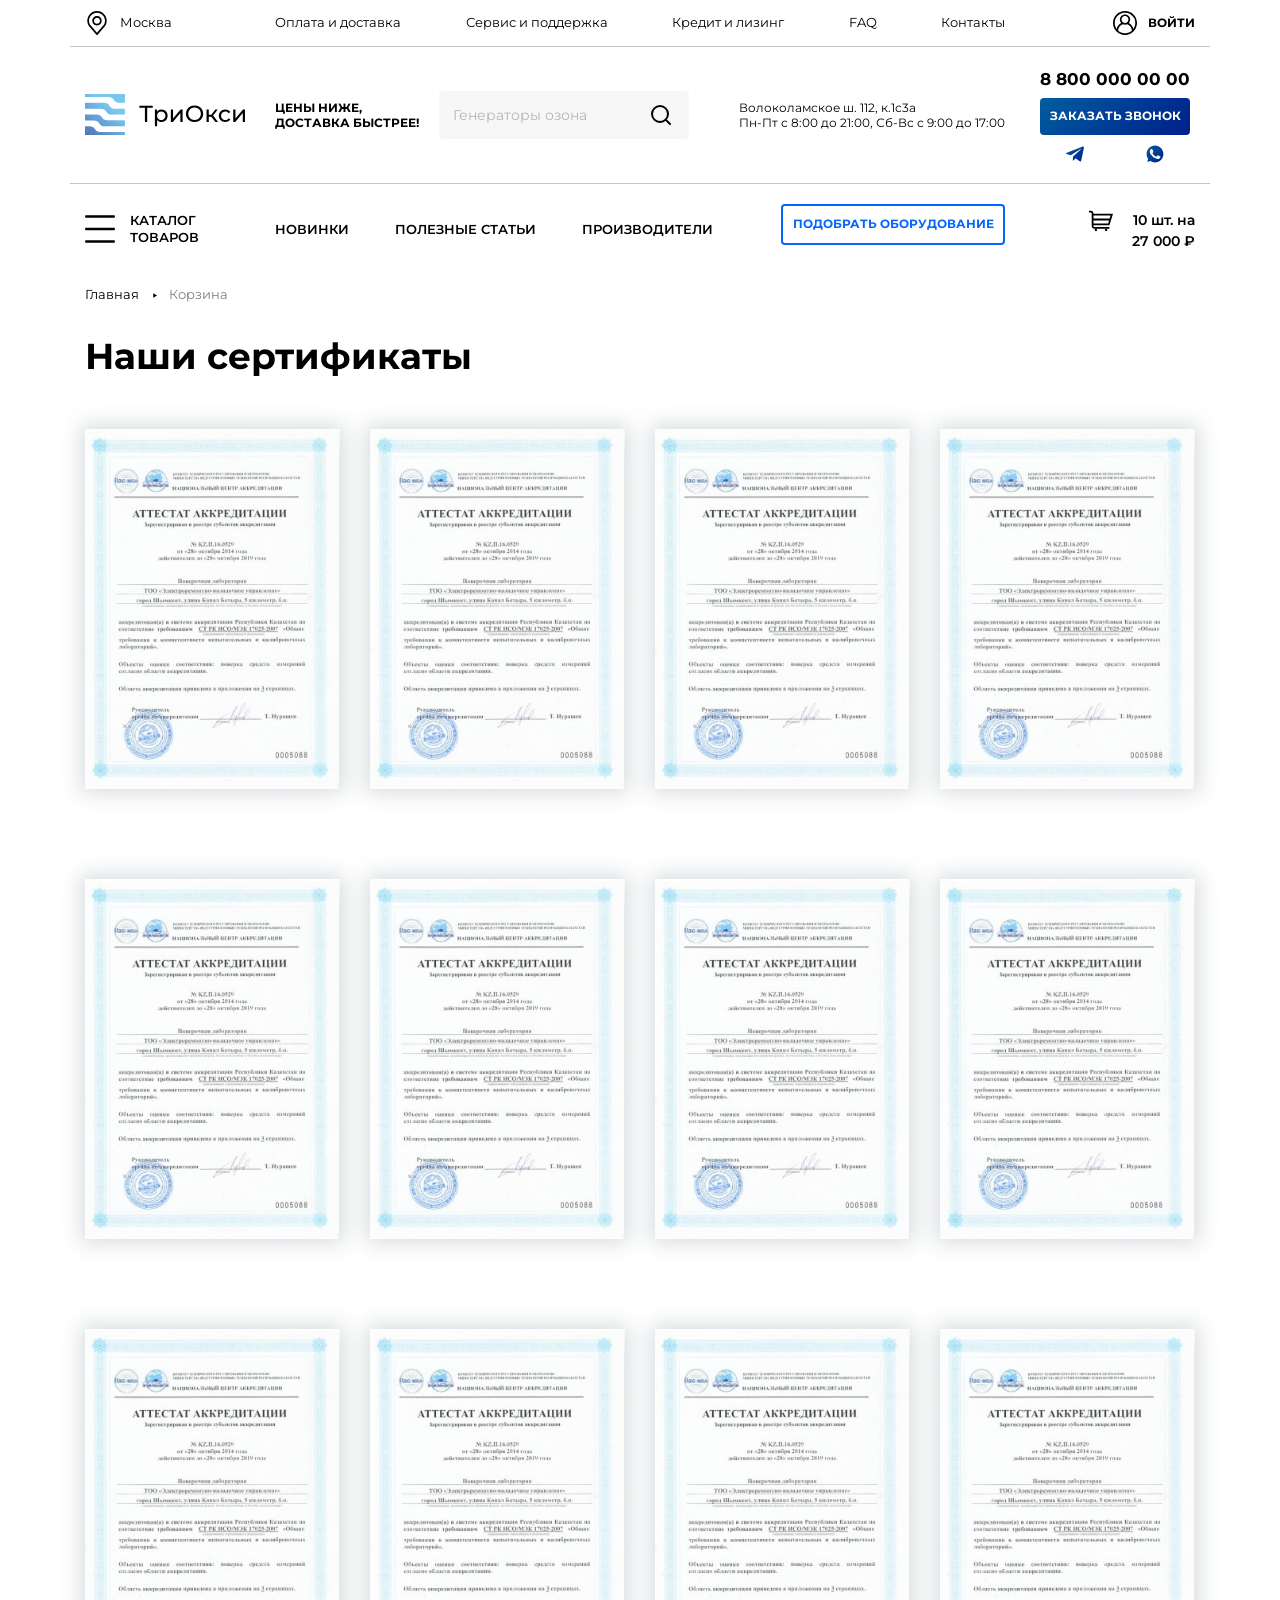
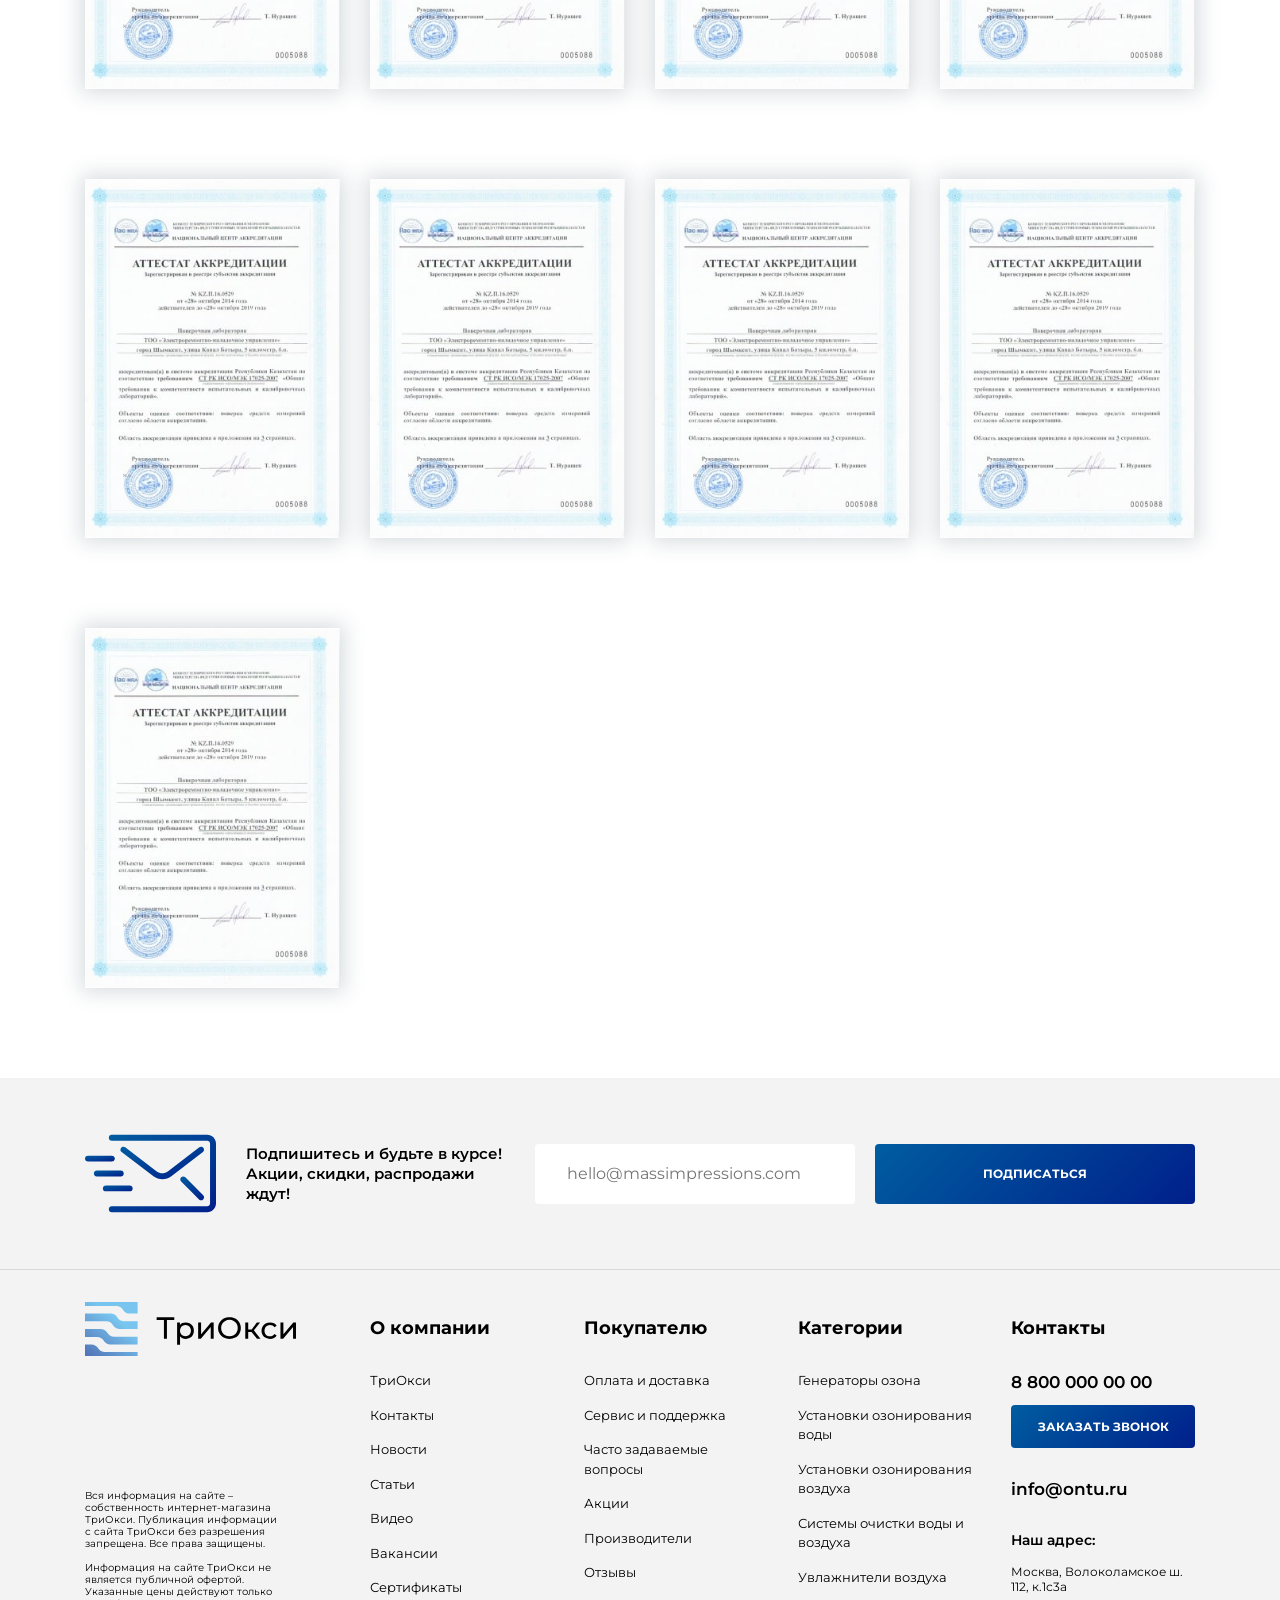
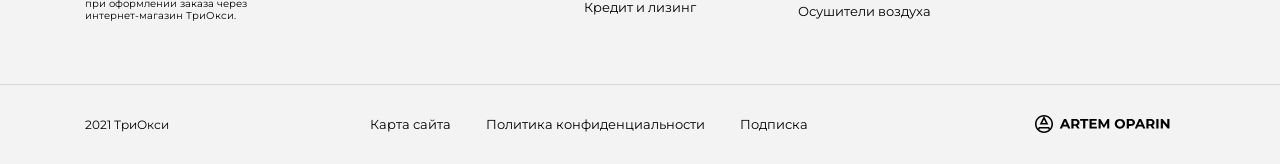
<file: certificate.html>
<!doctype html>
<html lang="ru">

<head>
  <meta charset="UTF-8">
  <meta name="viewport" content="width=device-width,initial-scale=1">
  <meta http-equiv="X-UA-Compatible" content="ie=edge">
  <link rel="shortcut icon" href="img/favicon/favicon.ico">
  <link rel="icon" type="image/vnd.microsoft.icon" href="img/favicon/favicon.ico">
  <link rel="icon" type="image/x-icon" href="img/favicon/favicon.ico">
  <link rel="icon" href="img/favicon/favicon.ico">
  <title>Title</title>
  <link href="vendors~main.css" rel="stylesheet">
  <link href="main.css" rel="stylesheet">
</head>

<body>
  <header class="header">
    <div class="container">
      <div class="row header__row d-flex align-items-center">
        <div class="col-3 col-sm-4 col-lg-2">
          <div class="header__burger js-burger"><span class="js-burger"></span></div>
          <div class="header__burger-fixed"></div><a href="#" class="header__city d-none d-lg-flex align-items-center js-region"><img src="img/map.svg" alt="map" class="js-region"> <span class="js-region js-region-city">Москва</span></a>
        </div>
        <div class="col-6 col-sm-4 col-lg-8 js-adaptive-logo d-flex justify-content-center d-lg-block">
          <div class="hamburger-menu">
            <nav id="header-menu-one"><a href="#">Оплата и доставка</a> <a href="#">Сервис и поддержка</a> <a href="#">Кредит и лизинг</a> <a href="#">FAQ</a> <a href="#">Контакты</a></nav>
          </div>
        </div>
        <div class="col-3 col-sm-4 col-lg-2"><a href="" class="header__login d-flex align-items-center justify-content-end"><img src="img/user.svg" alt="user"> <span>ВОЙТИ</span></a></div>
      </div>
      <div class="row header__row d-none d-lg-flex align-items-center">
        <div class="col-2"><a data-da=".js-adaptive-logo,991,1" href="index.html" class="header__logo"><img src="img/logoheader.svg" alt=""></a></div>
        <div class="col-7 col-xl-8 d-flex align-items-center justify-content-between">
          <div class="header__text">Цены ниже,<br>доставка быстрее!</div>
          <div class="header__search">
            <div class="header__search-img"><img src="img/search.svg" class="js-search" alt=""></div>
            <form action="POST">
              <div class="form-wrapper-header"><span><input type="search" class="form-control" placeholder="Генераторы озона"> </span><span><button type="submit"><img src="img/search.svg" alt=""></button></span></div>
            </form>
          </div>
          <div class="header__info">Волоколамское ш. 112, к.1с3а<br>Пн-Пт с 8:00 до 21:00, Сб-Вс с 9:00 до 17:00</div>
        </div>
        <div class="col-3 col-xl-2 d-flex justify-content-end">
          <div class="header__tel d-flex align-items-center flex-wrap justify-content-between"><a href="tel:88000000000" class="header__link">8 800 000 00 00 </a><a href="#" class="btn header__btn js-call">ЗАКАЗАТЬ ЗВОНОК </a><a href="#" class="header__icon"><img src="img/telegram.svg" alt=""> </a><a href="#" class="header__icon"><img src="img/whatsapp.svg" alt=""></a></div>
        </div>
      </div>
      <div class="row header__row d-flex align-items-center">
        <div class="col-3 col-sm-4 col-lg-2"><a href="#" class="header__catalog d-flex align-items-center"><img src="img/burger.svg" alt="" class="d-none d-lg-block"> <span>КАТАЛОГ ТОВАРОВ</span></a>
          <div class="header-catalog__wrapper">
            <div class="container">
              <div class="row">
                <div class="col-12 col-lg-7 col-xl-6">
                  <ul class="header-catalog__list">
                    <li><a href="#">Генераторы озона</a></li>
                    <li><a href="#">Установки озонирования воды</a></li>
                    <li><a href="#">Установки озонирования воздуха</a></li>
                    <li><a href="#">Системы очистки воды и воздуха</a></li>
                    <li><a href="#">Увлажнители воздуха</a></li>
                    <li><a href="#">Осушители воздуха</a></li>
                    <li><a href="#">Генераторы озона</a></li>
                    <li><a href="#">Установки озонирования воды</a></li>
                    <li><a href="#">Генераторы озона</a></li>
                    <li><a href="#">Установки озонирования воды</a></li>
                    <li><a href="#">Установки озонирования воздуха</a></li>
                    <li><a href="#">Системы очистки воды и воздуха</a></li>
                    <li><a href="#">Увлажнители воздуха</a></li>
                    <li><a href="#">Осушители воздуха</a></li>
                    <li><a href="#">Генераторы озона</a></li>
                    <li><a href="#">Генераторы озона</a></li>
                  </ul>
                </div>
                <div class="d-none d-lg-flex col-lg-5 col-xl-6">
                  <div class="header-catalog__img" style="background-image: url('img/menuhoverbg-min.jpg');"><img src="img/menuhover.png" alt=""></div>
                </div>
              </div>
            </div>
          </div>
        </div>
        <div class="col-6 col-sm-4 col-lg-8 d-flex justify-content-center justify-content-lg-between align-items-center">
          <nav data-da=".hamburger-menu,991,last" id="header-menu-two"><a href="#">НОВИНКИ</a> <a href="#">ПОЛЕЗНЫЕ СТАТЬИ</a> <a href="#">ПРОИЗВОДИТЕЛИ</a></nav><a href="#" class="btn btn-blue header__btn js-assortment">ПОДОБРАТЬ ОБОРУДОВАНИЕ</a>
        </div>
        <div class="col-3 col-sm-4 col-lg-2">
          <div class="header__basket d-flex align-items-center"><img src="img/basketico.svg" alt=""> <span>10 шт. на </span><span>&nbsp; 27 000 ₽</span></div>
        </div>
      </div>
    </div>
  </header>
  <main class="main">
    <nav class="headcrumbs">
      <div class="container">
        <div class="row">
          <div class="col-12 d-flex flex-wrap"><a href="index.html" class="headcrumbs__link">Главная</a> <a href="#" class="headcrumbs__link">Корзина</a></div>
        </div>
      </div>
    </nav>
    <section class="board">
      <div class="container">
        <div class="row">
          <div class="col-12">
            <h1 class="title board__title">Наши сертификаты</h1>
          </div>
          <div class="col-12">
            <div class="board__content">
              <div class="row">
                <div class="col-12 col-md-6 col-lg-4 col-xl-3"><a href="img/awardsblock-min.jpg" data-gallery="awards" class="glightbox awards-block__img"><img src="img/awardsblock-min.jpg" alt=""></a></div>
                <div class="col-12 col-md-6 col-lg-4 col-xl-3"><a href="img/awardsblock-min.jpg" data-gallery="awards" class="glightbox awards-block__img"><img src="img/awardsblock-min.jpg" alt=""></a></div>
                <div class="col-12 col-md-6 col-lg-4 col-xl-3"><a href="img/awardsblock-min.jpg" data-gallery="awards" class="glightbox awards-block__img"><img src="img/awardsblock-min.jpg" alt=""></a></div>
                <div class="col-12 col-md-6 col-lg-4 col-xl-3"><a href="img/awardsblock-min.jpg" data-gallery="awards" class="glightbox awards-block__img"><img src="img/awardsblock-min.jpg" alt=""></a></div>
                <div class="col-12 col-md-6 col-lg-4 col-xl-3"><a href="img/awardsblock-min.jpg" data-gallery="awards" class="glightbox awards-block__img"><img src="img/awardsblock-min.jpg" alt=""></a></div>
                <div class="col-12 col-md-6 col-lg-4 col-xl-3"><a href="img/awardsblock-min.jpg" data-gallery="awards" class="glightbox awards-block__img"><img src="img/awardsblock-min.jpg" alt=""></a></div>
                <div class="col-12 col-md-6 col-lg-4 col-xl-3"><a href="img/awardsblock-min.jpg" data-gallery="awards" class="glightbox awards-block__img"><img src="img/awardsblock-min.jpg" alt=""></a></div>
                <div class="col-12 col-md-6 col-lg-4 col-xl-3"><a href="img/awardsblock-min.jpg" data-gallery="awards" class="glightbox awards-block__img"><img src="img/awardsblock-min.jpg" alt=""></a></div>
                <div class="col-12 col-md-6 col-lg-4 col-xl-3"><a href="img/awardsblock-min.jpg" data-gallery="awards" class="glightbox awards-block__img"><img src="img/awardsblock-min.jpg" alt=""></a></div>
                <div class="col-12 col-md-6 col-lg-4 col-xl-3"><a href="img/awardsblock-min.jpg" data-gallery="awards" class="glightbox awards-block__img"><img src="img/awardsblock-min.jpg" alt=""></a></div>
                <div class="col-12 col-md-6 col-lg-4 col-xl-3"><a href="img/awardsblock-min.jpg" data-gallery="awards" class="glightbox awards-block__img"><img src="img/awardsblock-min.jpg" alt=""></a></div>
                <div class="col-12 col-md-6 col-lg-4 col-xl-3"><a href="img/awardsblock-min.jpg" data-gallery="awards" class="glightbox awards-block__img"><img src="img/awardsblock-min.jpg" alt=""></a></div>
                <div class="col-12 col-md-6 col-lg-4 col-xl-3"><a href="img/awardsblock-min.jpg" data-gallery="awards" class="glightbox awards-block__img"><img src="img/awardsblock-min.jpg" alt=""></a></div>
                <div class="col-12 col-md-6 col-lg-4 col-xl-3"><a href="img/awardsblock-min.jpg" data-gallery="awards" class="glightbox awards-block__img"><img src="img/awardsblock-min.jpg" alt=""></a></div>
                <div class="col-12 col-md-6 col-lg-4 col-xl-3"><a href="img/awardsblock-min.jpg" data-gallery="awards" class="glightbox awards-block__img"><img src="img/awardsblock-min.jpg" alt=""></a></div>
                <div class="col-12 col-md-6 col-lg-4 col-xl-3"><a href="img/awardsblock-min.jpg" data-gallery="awards" class="glightbox awards-block__img"><img src="img/awardsblock-min.jpg" alt=""></a></div>
                <div class="col-12 col-md-6 col-lg-4 col-xl-3"><a href="img/awardsblock-min.jpg" data-gallery="awards" class="glightbox awards-block__img"><img src="img/awardsblock-min.jpg" alt=""></a></div>
              </div>
            </div>
          </div>
        </div>
      </div>
    </section>
  </main>
  <footer class="footer">
    <div class="footer__line">
      <div class="container">
        <div class="row">
          <div class="col-12 justify-content-between flex-wrap flex-lg-nowrap d-flex align-items-center justify-content-lg-center">
            <div class="footer-form__img"><img src="img/mail.svg" alt=""></div>
            <div class="footer-form__text">Подпишитесь и будьте в курсе!<br>Акции, скидки, распродажи ждут!</div><input type="email" class="form-control form__input footer-form__input" placeholder="hello@massimpressions.com"> <button type="submit" class="btn footer-form__btn">подписаться</button>
          </div>
        </div>
      </div>
    </div>
    <div class="footer__line-two">
      <div class="container">
        <div class="row">
          <div class="col-12 col-xl-3 d-flex justify-content-center align-items-center align-items-xl-start flex-xl-column justify-content-md-between"><a href="#" class="footer__logo d-flex"><img src="img/logof.svg" alt=""></a>
            <p class="footer__descr">Вся информация на сайте – собственность интернет-магазина ТриОкси. Публикация информации с сайта ТриОкси без разрешения запрещена. Все права защищены.<br><br>Информация на сайте ТриОкси не является публичной офертой. Указанные цены действуют только при оформлении заказа через интернет-магазин ТриОкси.</p>
          </div>
          <div class="col-12 col-xl-9">
            <div class="row">
              <div class="col-12 col-sm-6 col-md-3">
                <h3 class="js-footer-title footer__title">О компании</h3>
                <nav class="js-footer-menu footer__menu"><a href="#">ТриОкси</a> <a href="#">Контакты</a> <a href="#">Новости</a> <a href="#">Статьи</a> <a href="#">Видео</a> <a href="#">Вакансии</a> <a href="#">Сертификаты</a></nav>
              </div>
              <div class="col-12 col-sm-6 col-md-3">
                <h3 class="js-footer-title footer__title">Покупателю</h3>
                <nav class="js-footer-menu footer__menu"><a href="#">Оплата и доставка</a> <a href="#">Сервис и поддержка</a> <a href="#">Часто задаваемые вопросы</a> <a href="#">Акции</a> <a href="#">Производители</a> <a href="#">Отзывы</a> <a href="#">Кредит и лизинг</a></nav>
              </div>
              <div class="col-12 col-sm-6 col-md-3">
                <h3 class="js-footer-title footer__title">Категории</h3>
                <nav class="js-footer-menu footer__menu"><a href="#">Генераторы озона</a> <a href="#">Установки озонирования воды</a> <a href="#">Установки озонирования воздуха</a> <a href="#">Системы очистки воды и воздуха</a> <a href="#">Увлажнители воздуха</a> <a href="#">Осушители воздуха</a></nav>
              </div>
              <div class="col-12 col-sm-6 col-md-3 d-flex flex-column align-items-center d-sm-block">
                <h3 class="footer__title">Контакты</h3><a href="tel:88000000000" class="footer__link">8 800 000 00 00</a> <a href="#" class="btn footer__btn js-call">ЗАКАЗАТЬ ЗВОНОК</a> <a href="mailto:info@ontu.ru" class="footer__link">info@ontu.ru</a>
                <h4 class="footer__subtitle">Наш адрес:</h4>
                <p class="footer__text">Москва, Волоколамское ш. 112, к.1с3а</p>
              </div>
            </div>
          </div>
        </div>
      </div>
    </div>
    <div class="footer__line-three">
      <div class="container">
        <div class="row d-flex align-items-center">
          <div class="col-12 col-lg-3 d-flex align-items-center justify-content-center d-lg-block">
            <div class="footer__text">2021 ТриОкси</div>
          </div>
          <div class="col-12 col-lg-7 d-flex align-items-center justify-content-center d-lg-block">
            <nav id="footer-menu-copy"><a href="#">Карта сайта</a> <a href="#">Политика конфиденциальности</a> <a href="#" class="js-subscribe">Подписка</a></nav>
          </div>
          <div class="col-12 col-lg-2 d-flex align-items-center justify-content-center d-lg-block">
            <div class="footer__oparin"><a href="#"><img src="img/oparin.svg" alt=""></a></div>
          </div>
        </div>
      </div>
    </div>
  </footer><!-- MODAL -->
  <aside class="js-sidebars">
    <section class="modal-call">
      <div class="modal-call__wrapper">
        <h2 class="title modal-call__title">Заказать звонок</h2>
        <div class="d-flex justify-content-center">
          <div class="help__line"></div>
        </div>
        <div class="modal-call__text">Заполните форму и мы Вам перезвоним</div>
        <div class="modal-form">
          <form action="post">
            <div class="modal-form__wrapper"><span><input type="text" class="form-control form__input modal-form__input" placeholder="Ваше имя"> </span><span><input type="tel" class="form-control form__input modal-form__input" placeholder="Ваш телефон"> </span><button type="submit" class="btn modal-form__btn modal-call__btn">заказать звонок</button> <input type="checkbox" class="form-control check help-form__check" name="agreement" checked="checked" id="form-call"> <label for="form-call" class="agreement help-form__agreement">Я согласен условиями предоставления услуг и обработкой моих персональных данных при нажатии “Заказать звонок”</label></div>
          </form>
        </div>
        <div class="modal-call__exit"><svg width="32" height="32" viewBox="0 0 32 32" fill="none" xmlns="http://www.w3.org/2000/svg">
            <path d="M27.785 1.85779L1.85785 27.785C1.20696 28.4359 1.20695 29.4911 1.85785 30.142C2.50874 30.7929 3.56401 30.7929 4.2149 30.142L30.1421 4.21477C30.793 3.56387 30.793 2.5086 30.1421 1.85771C29.4913 1.20682 28.4359 1.20689 27.785 1.85779Z" fill="black" />
            <path d="M4.21498 1.85779L30.1421 27.785C30.793 28.4359 30.793 29.4911 30.1422 30.142C29.4913 30.7929 28.436 30.7929 27.7851 30.142L1.85786 4.21477C1.20697 3.56388 1.20696 2.50861 1.85785 1.85771C2.50875 1.20682 3.56409 1.20689 4.21498 1.85779Z" fill="black" />
          </svg></div>
      </div>
    </section>
    <section class="modal-region">
      <div class="modal-region__wrapper">
        <h2 class="title modal-region__title">Выбрать город</h2>
        <div class="modal-region__row">
          <p class="modal-region__city">Ваш город: <span class="js-select-city">Санкт-Петербург</span>?</p><a href="#" class="btn modal-region__btn js-region-close">да</a>
        </div>
        <div class="modal-region__row d-none">
          <form action="post" method="post" class="form-search modal-region__form"><input type="search" class="form-control form__input modal-region__search" placeholder="Найди здесь"></form><a href="#" class="btn modal-region__btn"><svg width="21" height="20" viewBox="0 0 21 20" fill="none" xmlns="http://www.w3.org/2000/svg">
              <circle cx="9.5" cy="9" r="8" stroke="white" stroke-width="2" stroke-linecap="round" stroke-linejoin="round" />
              <path d="M19.5 19L15.15 14.65" stroke="white" stroke-width="2" stroke-linecap="round" stroke-linejoin="round" />
            </svg></a>
        </div>
        <ul class="modal-region__list">
          <li><a href="#" class="modal-region__link">Москва</a></li>
          <li><a href="#" class="modal-region__link">Санкт-Петербург</a></li>
          <li><a href="#" class="modal-region__link">Дубай</a></li>
          <li><a href="#" class="modal-region__link">Токио</a></li>
          <li><a href="#" class="modal-region__link">Лондон</a></li>
          <li><a href="#" class="modal-region__link">Рим</a></li>
          <li><a href="#" class="modal-region__link">Москва</a></li>
          <li><a href="#" class="modal-region__link">Санкт-Петербург</a></li>
          <li><a href="#" class="modal-region__link">Дубай</a></li>
          <li><a href="#" class="modal-region__link">Токио</a></li>
          <li><a href="#" class="modal-region__link">Лондон</a></li>
          <li><a href="#" class="modal-region__link">Рим</a></li>
          <li><a href="#" class="modal-region__link">Москва</a></li>
          <li><a href="#" class="modal-region__link">Санкт-Петербург</a></li>
          <li><a href="#" class="modal-region__link">Дубай</a></li>
          <li><a href="#" class="modal-region__link">Токио</a></li>
          <li><a href="#" class="modal-region__link">Лондон</a></li>
          <li><a href="#" class="modal-region__link">Рим</a></li>
          <li><a href="#" class="modal-region__link">Москва</a></li>
          <li><a href="#" class="modal-region__link">Санкт-Петербург</a></li>
          <li><a href="#" class="modal-region__link">Дубай</a></li>
          <li><a href="#" class="modal-region__link">Токио</a></li>
          <li><a href="#" class="modal-region__link">Лондон</a></li>
          <li><a href="#" class="modal-region__link">Рим</a></li>
          <li><a href="#" class="modal-region__link">Москва</a></li>
          <li><a href="#" class="modal-region__link">Санкт-Петербург</a></li>
          <li><a href="#" class="modal-region__link">Дубай</a></li>
          <li><a href="#" class="modal-region__link">Токио</a></li>
          <li><a href="#" class="modal-region__link">Лондон</a></li>
          <li><a href="#" class="modal-region__link">Рим</a></li>
          <li><a href="#" class="modal-region__link">Москва</a></li>
          <li><a href="#" class="modal-region__link">Санкт-Петербург</a></li>
          <li><a href="#" class="modal-region__link">Дубай</a></li>
          <li><a href="#" class="modal-region__link">Токио</a></li>
          <li><a href="#" class="modal-region__link">Лондон</a></li>
          <li><a href="#" class="modal-region__link">Рим</a></li>
        </ul>
        <div class="modal-region__exit"><svg width="32" height="32" viewBox="0 0 32 32" fill="none" xmlns="http://www.w3.org/2000/svg">
            <path d="M27.785 1.85779L1.85785 27.785C1.20696 28.4359 1.20695 29.4911 1.85785 30.142C2.50874 30.7929 3.56401 30.7929 4.2149 30.142L30.1421 4.21477C30.793 3.56387 30.793 2.5086 30.1421 1.85771C29.4913 1.20682 28.4359 1.20689 27.785 1.85779Z" fill="black" />
            <path d="M4.21498 1.85779L30.1421 27.785C30.793 28.4359 30.793 29.4911 30.1422 30.142C29.4913 30.7929 28.436 30.7929 27.7851 30.142L1.85786 4.21477C1.20697 3.56388 1.20696 2.50861 1.85785 1.85771C2.50875 1.20682 3.56409 1.20689 4.21498 1.85779Z" fill="black" />
          </svg></div>
      </div>
    </section>
    <section class="modal-one-click">
      <div class="modal-one-click__wrapper">
        <h2 class="title modal-call__title">Купить в 1 клик</h2>
        <div class="d-flex justify-content-center">
          <div class="help__line"></div>
        </div>
        <div class="modal-one-click__img"><img src="img/modal.jpg" alt=""></div>
        <p class="modal-one-click__name">Ozmetr-W озонометр воды</p>
        <p class="modal-one-click__price">25 050 ₽</p>
        <div class="modal-call__text">Заполните форму и мы Вам перезвоним</div>
        <div class="modal-form">
          <form action="post">
            <div class="modal-form__wrapper"><span><input type="tel" class="form-control form__input modal-form__input" placeholder="Ваш телефон"> </span><button type="submit" class="btn modal-form__btn modal-one-click__btn">подобрать</button> <input type="checkbox" class="form-control check help-form__check" name="agreement" checked="checked" id="form-one-click"> <label for="form-one-click" class="agreement help-form__agreement">Я согласен условиями предоставления услуг и обработкой моих персональных данных при нажатии “Заказать”</label></div>
          </form>
        </div>
        <div class="modal-one-click__exit"><svg width="32" height="32" viewBox="0 0 32 32" fill="none" xmlns="http://www.w3.org/2000/svg">
            <path d="M27.785 1.85779L1.85785 27.785C1.20696 28.4359 1.20695 29.4911 1.85785 30.142C2.50874 30.7929 3.56401 30.7929 4.2149 30.142L30.1421 4.21477C30.793 3.56387 30.793 2.5086 30.1421 1.85771C29.4913 1.20682 28.4359 1.20689 27.785 1.85779Z" fill="black" />
            <path d="M4.21498 1.85779L30.1421 27.785C30.793 28.4359 30.793 29.4911 30.1422 30.142C29.4913 30.7929 28.436 30.7929 27.7851 30.142L1.85786 4.21477C1.20697 3.56388 1.20696 2.50861 1.85785 1.85771C2.50875 1.20682 3.56409 1.20689 4.21498 1.85779Z" fill="black" />
          </svg></div>
      </div>
    </section>
    <section class="modal-assortment">
      <div class="modal-assortment__wrapper">
        <h2 class="title modal-call__title">Подобрать<br>оборудование</h2>
        <div class="d-flex justify-content-center">
          <div class="help__line"></div>
        </div>
        <div class="modal-call__text">Заполните форму и мы Вам перезвоним</div>
        <div class="modal-form">
          <form action="post">
            <div class="modal-form__wrapper"><span><input type="text" class="form-control form__input modal-form__input" placeholder="Ваше имя"> </span><span><input type="tel" class="form-control form__input modal-form__input" placeholder="Ваш телефон"></span>
              <div class="selectric">
                <div class="label"><span>Тип оборудования</span> <b class="selectric-button"><img src="img/selectric-ar.svg" alt=""></b></div>
                <div class="selectric-options hidden">
                  <ul>
                    <li>Тип</li>
                    <li>Тип</li>
                    <li>Тип</li>
                    <li>Тип</li>
                    <li>Тип</li>
                    <li>Тип</li>
                    <li>Тип</li>
                    <li>Тип</li>
                  </ul>
                </div>
              </div><span><textarea name="your-comment" id="your-comment" cols="30" rows="10" placeholder="Ваш комментарий"></textarea> </span><button type="submit" class="btn modal-form__btn modal-one-click__btn">подобрать</button> <input type="checkbox" class="form-control check help-form__check" name="agreement" checked="checked" id="form-assortment"> <label for="form-assortment" class="agreement help-form__agreement">Я согласен условиями предоставления услуг и обработкой моих персональных данных при нажатии “Подобрать”</label>
            </div>
          </form>
        </div>
        <div class="modal-assortment__exit"><svg width="32" height="32" viewBox="0 0 32 32" fill="none" xmlns="http://www.w3.org/2000/svg">
            <path d="M27.785 1.85779L1.85785 27.785C1.20696 28.4359 1.20695 29.4911 1.85785 30.142C2.50874 30.7929 3.56401 30.7929 4.2149 30.142L30.1421 4.21477C30.793 3.56387 30.793 2.5086 30.1421 1.85771C29.4913 1.20682 28.4359 1.20689 27.785 1.85779Z" fill="black" />
            <path d="M4.21498 1.85779L30.1421 27.785C30.793 28.4359 30.793 29.4911 30.1422 30.142C29.4913 30.7929 28.436 30.7929 27.7851 30.142L1.85786 4.21477C1.20697 3.56388 1.20696 2.50861 1.85785 1.85771C2.50875 1.20682 3.56409 1.20689 4.21498 1.85779Z" fill="black" />
          </svg></div>
      </div>
    </section>
    <section class="modal-job">
      <div class="modal-assortment__wrapper">
        <h2 class="title modal-call__title">Отправить резюме</h2>
        <div class="d-flex justify-content-center">
          <div class="help__line"></div>
        </div>
        <div class="modal-call__text">Заполните форму и мы Вам перезвоним</div>
        <div class="modal-form">
          <form action="post">
            <div class="modal-form__wrapper"><span><input type="text" class="form-control form__input modal-form__input" placeholder="Ваше имя"> </span><span><input type="tel" class="form-control form__input modal-form__input" placeholder="Ваш телефон"></span>
              <div class="selectric">
                <div class="label"><span>Вакансия</span> <b class="selectric-button"><img src="img/selectric-ar.svg" alt=""></b></div>
                <div class="selectric-options hidden">
                  <ul>
                    <li>Вакансия</li>
                    <li>Вакансия</li>
                    <li>Вакансия</li>
                    <li>Вакансия</li>
                    <li>Вакансия</li>
                  </ul>
                </div>
              </div><span><textarea name="your-about" id="your-about" cols="30" rows="10" placeholder="Расскажите о себе"></textarea> </span><button type="submit" class="btn modal-form__btn modal-one-click__btn">Отправить</button> <input type="checkbox" class="form-control check help-form__check" name="agreement" checked="checked" id="form-job"> <label for="form-job" class="agreement help-form__agreement">Я согласен условиями предоставления услуг и обработкой моих персональных данных при нажатии “Отправить”</label>
            </div>
          </form>
        </div>
        <div class="modal-job__exit"><svg width="32" height="32" viewBox="0 0 32 32" fill="none" xmlns="http://www.w3.org/2000/svg">
            <path d="M27.785 1.85779L1.85785 27.785C1.20696 28.4359 1.20695 29.4911 1.85785 30.142C2.50874 30.7929 3.56401 30.7929 4.2149 30.142L30.1421 4.21477C30.793 3.56387 30.793 2.5086 30.1421 1.85771C29.4913 1.20682 28.4359 1.20689 27.785 1.85779Z" fill="black" />
            <path d="M4.21498 1.85779L30.1421 27.785C30.793 28.4359 30.793 29.4911 30.1422 30.142C29.4913 30.7929 28.436 30.7929 27.7851 30.142L1.85786 4.21477C1.20697 3.56388 1.20696 2.50861 1.85785 1.85771C2.50875 1.20682 3.56409 1.20689 4.21498 1.85779Z" fill="black" />
          </svg></div>
      </div>
    </section>
    <section class="modal-subscribe">
      <div class="modal-one-click__wrapper">
        <h2 class="title modal-call__title">Подписаться</h2>
        <div class="d-flex justify-content-center">
          <div class="help__line"></div>
        </div>
        <div class="modal-call__text">Заполните форму и мы будем присылать вам самые интересные новости</div>
        <div class="modal-form">
          <form action="post">
            <div class="modal-form__wrapper"><span><input type="text" class="form-control form__input modal-form__input" placeholder="Ваше Имя"> </span><span><input type="email" class="form-control form__input modal-form__input" placeholder="Ваш email"> </span><button type="submit" class="btn modal-form__btn modal-one-click__btn">подписаться</button> <input type="checkbox" class="form-control check help-form__check" name="agreement" checked="checked" id="form-subscribe"> <label for="form-subscribe" class="agreement help-form__agreement">Я согласен условиями предоставления услуг и обработкой моих персональных данных при нажатии “Подписаться”</label></div>
          </form>
        </div>
        <div class="modal-subscribe__exit"><svg width="32" height="32" viewBox="0 0 32 32" fill="none" xmlns="http://www.w3.org/2000/svg">
            <path d="M27.785 1.85779L1.85785 27.785C1.20696 28.4359 1.20695 29.4911 1.85785 30.142C2.50874 30.7929 3.56401 30.7929 4.2149 30.142L30.1421 4.21477C30.793 3.56387 30.793 2.5086 30.1421 1.85771C29.4913 1.20682 28.4359 1.20689 27.785 1.85779Z" fill="black" />
            <path d="M4.21498 1.85779L30.1421 27.785C30.793 28.4359 30.793 29.4911 30.1422 30.142C29.4913 30.7929 28.436 30.7929 27.7851 30.142L1.85786 4.21477C1.20697 3.56388 1.20696 2.50861 1.85785 1.85771C2.50875 1.20682 3.56409 1.20689 4.21498 1.85779Z" fill="black" />
          </svg></div>
      </div>
    </section>
  </aside><!-- !MODAL -->
  <script src="vendors~main.js"></script>
  <script src="main.js"></script>
</body>

</html>
</file>
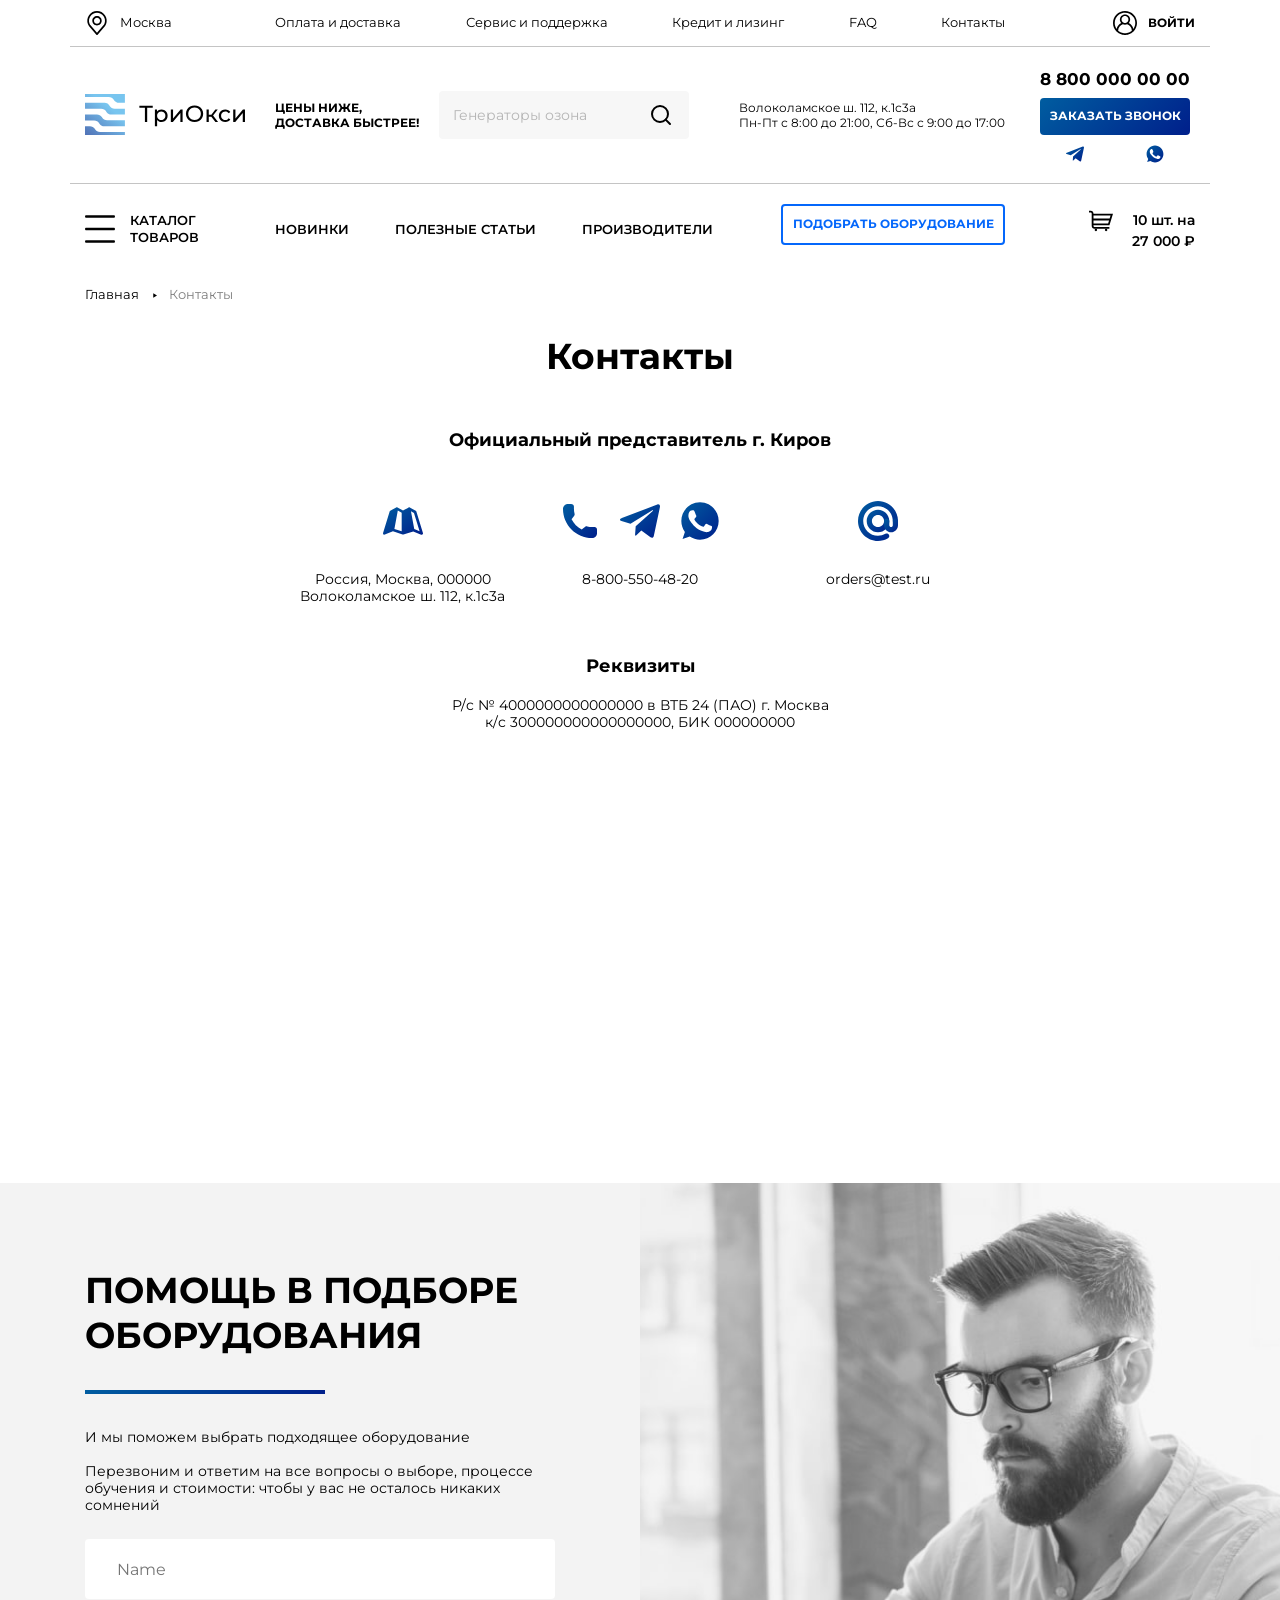
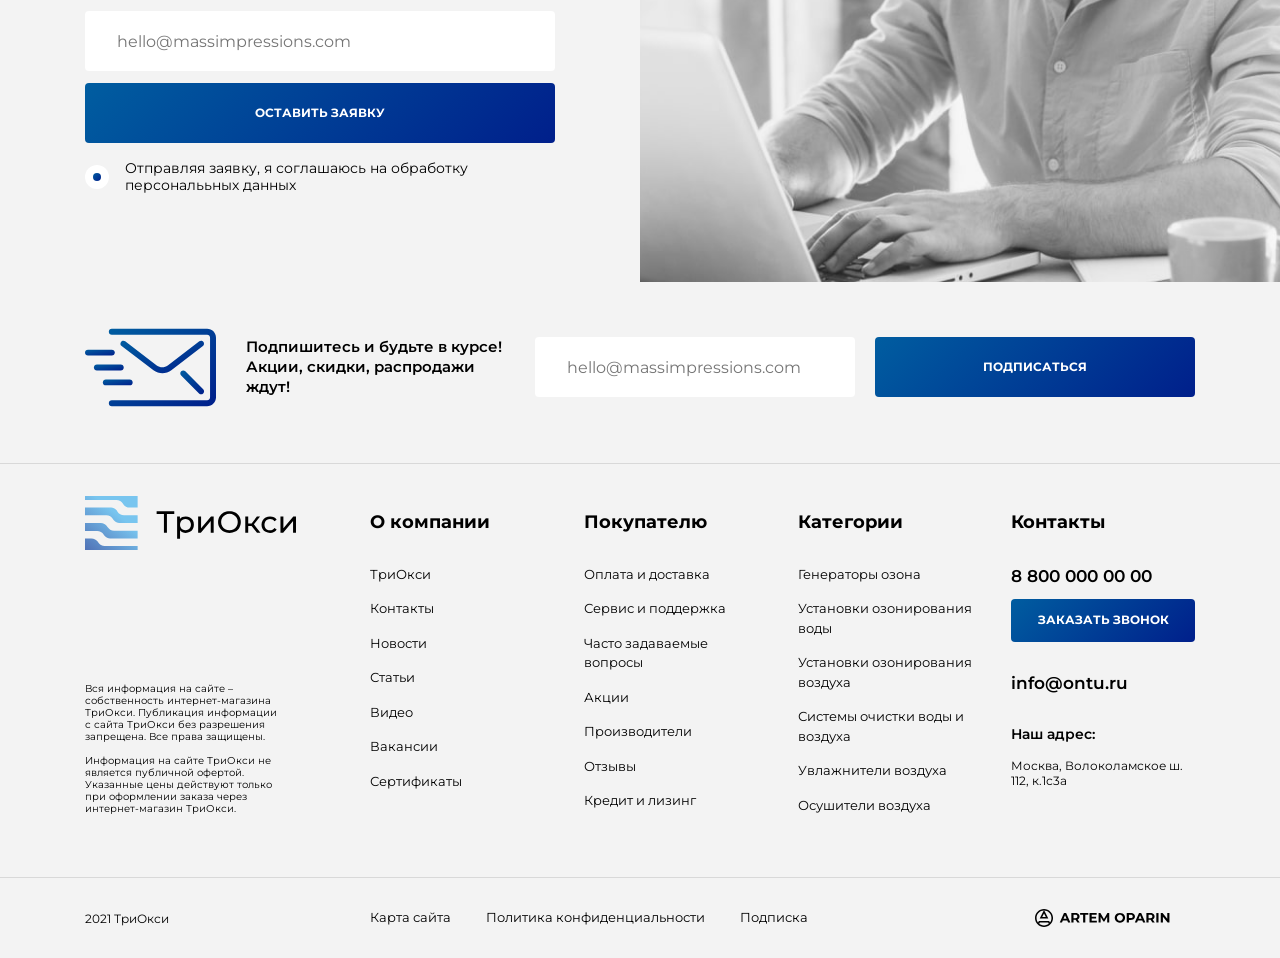
<file: contacts.html>
<!doctype html>
<html lang="ru">

<head>
  <meta charset="UTF-8">
  <meta name="viewport" content="width=device-width,initial-scale=1">
  <meta http-equiv="X-UA-Compatible" content="ie=edge">
  <link rel="shortcut icon" href="img/favicon/favicon.ico">
  <link rel="icon" type="image/vnd.microsoft.icon" href="img/favicon/favicon.ico">
  <link rel="icon" type="image/x-icon" href="img/favicon/favicon.ico">
  <link rel="icon" href="img/favicon/favicon.ico">
  <title>Title</title>
  <link href="vendors~main.css" rel="stylesheet">
  <link href="main.css" rel="stylesheet">
</head>

<body>
  <header class="header">
    <div class="container">
      <div class="row header__row d-flex align-items-center">
        <div class="col-3 col-sm-4 col-lg-2">
          <div class="header__burger js-burger"><span class="js-burger"></span></div>
          <div class="header__burger-fixed"></div><a href="#" class="header__city d-none d-lg-flex align-items-center js-region"><img src="img/map.svg" alt="map" class="js-region"> <span class="js-region js-region-city"></span></a>
        </div>
        <div class="col-6 col-sm-4 col-lg-8 js-adaptive-logo d-flex justify-content-center d-lg-block">
          <div class="hamburger-menu">
            <nav id="header-menu-one"><a href="#">Оплата и доставка</a> <a href="#">Сервис и поддержка</a> <a href="#">Кредит и лизинг</a> <a href="#">FAQ</a> <a href="#">Контакты</a></nav>
          </div>
        </div>
        <div class="col-3 col-sm-4 col-lg-2"><a href="" class="header__login d-flex align-items-center justify-content-end"><img src="img/user.svg" alt="user"> <span>ВОЙТИ</span></a></div>
      </div>
      <div class="row header__row d-none d-lg-flex align-items-center">
        <div class="col-2"><a data-da=".js-adaptive-logo,991,1" href="index.html" class="header__logo"><img src="img/logoheader.svg" alt=""></a></div>
        <div class="col-7 col-xl-8 d-flex align-items-center justify-content-between">
          <div class="header__text">Цены ниже,<br>доставка быстрее!</div>
          <div class="header__search">
            <div class="header__search-img"><img src="img/search.svg" class="js-search" alt=""></div>
            <form action="POST">
              <div class="form-wrapper-header"><span><input type="search" class="form-control" placeholder="Генераторы озона"> </span><span><button type="submit"><img src="img/search.svg" alt=""></button></span></div>
            </form>
          </div>
          <div class="header__info">Волоколамское ш. 112, к.1с3а<br>Пн-Пт с 8:00 до 21:00, Сб-Вс с 9:00 до 17:00</div>
        </div>
        <div class="col-3 col-xl-2 d-flex justify-content-end">
          <div class="header__tel d-flex align-items-center flex-wrap justify-content-between"><a href="tel:88000000000" class="header__link">8 800 000 00 00 </a><a href="#" class="btn header__btn js-call">ЗАКАЗАТЬ ЗВОНОК </a><a href="#" class="header__icon"><img src="img/telegram.svg" alt=""> </a><a href="#" class="header__icon"><img src="img/whatsapp.svg" alt=""></a></div>
        </div>
      </div>
      <div class="row header__row d-flex align-items-center">
        <div class="col-3 col-sm-4 col-lg-2"><a href="#" class="header__catalog d-flex align-items-center"><img src="img/burger.svg" alt="" class="d-none d-lg-block"> <span>КАТАЛОГ ТОВАРОВ</span></a>
          <div class="header-catalog__wrapper">
            <div class="container">
              <div class="row">
                <div class="col-12 col-lg-7 col-xl-6">
                  <ul class="header-catalog__list">
                    <li><a href="#">Генераторы озона</a></li>
                    <li><a href="#">Установки озонирования воды</a></li>
                    <li><a href="#">Установки озонирования воздуха</a></li>
                    <li><a href="#">Системы очистки воды и воздуха</a></li>
                    <li><a href="#">Увлажнители воздуха</a></li>
                    <li><a href="#">Осушители воздуха</a></li>
                    <li><a href="#">Генераторы озона</a></li>
                    <li><a href="#">Установки озонирования воды</a></li>
                    <li><a href="#">Генераторы озона</a></li>
                    <li><a href="#">Установки озонирования воды</a></li>
                    <li><a href="#">Установки озонирования воздуха</a></li>
                    <li><a href="#">Системы очистки воды и воздуха</a></li>
                    <li><a href="#">Увлажнители воздуха</a></li>
                    <li><a href="#">Осушители воздуха</a></li>
                    <li><a href="#">Генераторы озона</a></li>
                    <li><a href="#">Генераторы озона</a></li>
                  </ul>
                </div>
                <div class="d-none d-lg-flex col-lg-5 col-xl-6">
                  <div class="header-catalog__img" style="background-image: url('img/menuhoverbg-min.jpg');"><img src="img/menuhover.png" alt=""></div>
                </div>
              </div>
            </div>
          </div>
        </div>
        <div class="col-6 col-sm-4 col-lg-8 d-flex justify-content-center justify-content-lg-between align-items-center">
          <nav data-da=".hamburger-menu,991,last" id="header-menu-two"><a href="#">НОВИНКИ</a> <a href="#">ПОЛЕЗНЫЕ СТАТЬИ</a> <a href="#">ПРОИЗВОДИТЕЛИ</a></nav><a href="#" class="btn btn-blue header__btn js-assortment">ПОДОБРАТЬ ОБОРУДОВАНИЕ</a>
        </div>
        <div class="col-3 col-sm-4 col-lg-2">
          <div class="header__basket d-flex align-items-center"><img src="img/basketico.svg" alt=""> <span>10 шт. на </span><span>&nbsp; 27 000 ₽</span></div>
        </div>
      </div>
    </div>
  </header>
  <main class="main">
    <nav class="headcrumbs">
      <div class="container">
        <div class="row">
          <div class="col-12 d-flex flex-wrap"><a href="index.html" class="headcrumbs__link">Главная</a> <a href="#" class="headcrumbs__link">Контакты</a></div>
        </div>
      </div>
    </nav>
    <section class="contacts">
      <div class="container">
        <div class="row">
          <div class="col-12">
            <h1 class="title contacts__title">Контакты</h1>
          </div>
          <div class="col-12">
            <h2 class="contacts__subtitle">Официальный представитель г. Киров</h2>
          </div>
          <div class="col-12">
            <div class="row d-flex justify-content-center">
              <div class="col-12 col-sm-6 col-md-4 col-lg-3 col-xl-3 order-1">
                <div class="contacts__item">
                  <div class="contacts__top">
                    <div class="contacts__img"><img src="img/mapc.svg" alt=""></div>
                  </div>
                  <div class="contacts__bottom">
                    <p class="contacts__text">Россия, Москва, 000000<br>Волоколамское ш. 112, к.1с3а</p>
                  </div>
                </div>
              </div>
              <div class="col-12 col-sm-6 col-md-4 col-lg-3 col-xl-2 order-3 order-md-2">
                <div class="contacts__item">
                  <div class="contacts__top d-flex justify-content-between"><a href="#" class="contacts__img"><img src="img/telc.svg" alt=""> </a><a href="#" class="contacts__img"><img src="img/telegramc.svg" alt=""> </a><a href="#" class="contacts__img"><img src="img/whatsappc.svg" alt=""></a></div>
                  <div class="contacts__bottom"><a href="tel:88005504820" class="contacts__link">8-800-550-48-20</a></div>
                </div>
              </div>
              <div class="col-12 col-sm-6 col-md-4 col-lg-3 col-xl-3 order-2 order-md-3">
                <div class="contacts__item">
                  <div class="contacts__top">
                    <div class="contacts__img"><img src="img/arrobac.svg" alt=""></div>
                  </div>
                  <div class="contacts__bottom"><a href="mailto:orders@test.ru" class="contacts__link">orders@test.ru</a></div>
                </div>
              </div>
              <div class="col-12 order-4">
                <h2 class="contacts__subtitle">Реквизиты</h2>
              </div>
              <div class="col-12 order-5">
                <p class="contacts__text">Р/c № 4000000000000000 в ВТБ 24 (ПАО) г. Москва<br>к/c 300000000000000000, БИК 000000000</p>
              </div>
            </div>
          </div>
        </div>
      </div>
    </section>
    <section class="map">
      <div class="map__item"><iframe src="https://www.google.com/maps/embed?pb=!1m18!1m12!1m3!1d133094.91837102018!2d49.4319951803457!3d58.5852888287445!2m3!1f0!2f0!3f0!3m2!1i1024!2i768!4f13.1!3m3!1m2!1s0x43fcf680a90e78c1%3A0x6b282355c23fe067!2z0JrQuNGA0L7Qsiwg0JrQuNGA0L7QstGB0LrQsNGPINC-0LHQuy4!5e0!3m2!1sru!2sru!4v1613716143212!5m2!1sru!2sru" allowfullscreen="" aria-hidden="false" tabindex="0"></iframe></div>
    </section>
    <section class="help footer-fix">
      <div class="help__gray">
        <div class="container d-flex justify-content-center justify-content-md-end">
          <div class="row help__wrapper">
            <h2 class="title help__title">ПОМОЩЬ В ПОДБОРЕ ОБОРУДОВАНИЯ</h2>
            <div class="help__line"></div>
            <div class="help__descr">И мы поможем выбрать подходящее оборудование<br><br>Перезвоним и ответим на все вопросы о выборе, процессе обучения и стоимости: чтобы у вас не осталось никаких сомнений</div>
            <div class="help-form">
              <form action="POST">
                <div class="help-form__wrapper"><span><input type="text" placeholder="Name" class="form-control form__input help-form__input"></span><span><input type="email" placeholder="hello@massimpressions.com" class="form-control form__input help-form__input"></span><button type="submit" class="btn help-form__btn">оставить заявку</button> <input type="checkbox" class="form-control check help-form__check" name="agreement" checked="checked" id="agreement"> <label for="agreement" class="agreement help-form__agreement">Отправляя заявку, я соглашаюсь на обработку персональьных данных</label></div>
              </form>
            </div>
          </div>
        </div>
      </div>
      <div class="help__bg" style="background-image: url('img/help-min.jpg')"></div>
    </section>
  </main>
  <footer class="footer">
    <div class="footer__line">
      <div class="container">
        <div class="row">
          <div class="col-12 justify-content-between flex-wrap flex-lg-nowrap d-flex align-items-center justify-content-lg-center">
            <div class="footer-form__img"><img src="img/mail.svg" alt=""></div>
            <div class="footer-form__text">Подпишитесь и будьте в курсе!<br>Акции, скидки, распродажи ждут!</div><input type="email" class="form-control form__input footer-form__input" placeholder="hello@massimpressions.com"> <button type="submit" class="btn footer-form__btn">подписаться</button>
          </div>
        </div>
      </div>
    </div>
    <div class="footer__line-two">
      <div class="container">
        <div class="row">
          <div class="col-12 col-xl-3 d-flex justify-content-center align-items-center align-items-xl-start flex-xl-column justify-content-md-between"><a href="#" class="footer__logo d-flex"><img src="img/logof.svg" alt=""></a>
            <p class="footer__descr">Вся информация на сайте – собственность интернет-магазина ТриОкси. Публикация информации с сайта ТриОкси без разрешения запрещена. Все права защищены.<br><br>Информация на сайте ТриОкси не является публичной офертой. Указанные цены действуют только при оформлении заказа через интернет-магазин ТриОкси.</p>
          </div>
          <div class="col-12 col-xl-9">
            <div class="row">
              <div class="col-12 col-sm-6 col-md-3">
                <h3 class="js-footer-title footer__title">О компании</h3>
                <nav class="js-footer-menu footer__menu"><a href="#">ТриОкси</a> <a href="#">Контакты</a> <a href="#">Новости</a> <a href="#">Статьи</a> <a href="#">Видео</a> <a href="#">Вакансии</a> <a href="#">Сертификаты</a></nav>
              </div>
              <div class="col-12 col-sm-6 col-md-3">
                <h3 class="js-footer-title footer__title">Покупателю</h3>
                <nav class="js-footer-menu footer__menu"><a href="#">Оплата и доставка</a> <a href="#">Сервис и поддержка</a> <a href="#">Часто задаваемые вопросы</a> <a href="#">Акции</a> <a href="#">Производители</a> <a href="#">Отзывы</a> <a href="#">Кредит и лизинг</a></nav>
              </div>
              <div class="col-12 col-sm-6 col-md-3">
                <h3 class="js-footer-title footer__title">Категории</h3>
                <nav class="js-footer-menu footer__menu"><a href="#">Генераторы озона</a> <a href="#">Установки озонирования воды</a> <a href="#">Установки озонирования воздуха</a> <a href="#">Системы очистки воды и воздуха</a> <a href="#">Увлажнители воздуха</a> <a href="#">Осушители воздуха</a></nav>
              </div>
              <div class="col-12 col-sm-6 col-md-3 d-flex flex-column align-items-center d-sm-block">
                <h3 class="footer__title">Контакты</h3><a href="tel:88000000000" class="footer__link">8 800 000 00 00</a> <a href="#" class="btn footer__btn js-call">ЗАКАЗАТЬ ЗВОНОК</a> <a href="mailto:info@ontu.ru" class="footer__link">info@ontu.ru</a>
                <h4 class="footer__subtitle">Наш адрес:</h4>
                <p class="footer__text">Москва, Волоколамское ш. 112, к.1с3а</p>
              </div>
            </div>
          </div>
        </div>
      </div>
    </div>
    <div class="footer__line-three">
      <div class="container">
        <div class="row d-flex align-items-center">
          <div class="col-12 col-lg-3 d-flex align-items-center justify-content-center d-lg-block">
            <div class="footer__text">2021 ТриОкси</div>
          </div>
          <div class="col-12 col-lg-7 d-flex align-items-center justify-content-center d-lg-block">
            <nav id="footer-menu-copy"><a href="#">Карта сайта</a> <a href="#">Политика конфиденциальности</a> <a href="#" class="js-subscribe">Подписка</a></nav>
          </div>
          <div class="col-12 col-lg-2 d-flex align-items-center justify-content-center d-lg-block">
            <div class="footer__oparin"><a href="#"><img src="img/oparin.svg" alt=""></a></div>
          </div>
        </div>
      </div>
    </div>
  </footer><!-- MODAL -->
  <aside class="js-sidebars">
    <section class="modal-call">
      <div class="modal-call__wrapper">
        <h2 class="title modal-call__title">Заказать звонок</h2>
        <div class="d-flex justify-content-center">
          <div class="help__line"></div>
        </div>
        <div class="modal-call__text">Заполните форму и мы Вам перезвоним</div>
        <div class="modal-form">
          <form action="post">
            <div class="modal-form__wrapper"><span><input type="text" class="form-control form__input modal-form__input" placeholder="Ваше имя"> </span><span><input type="tel" class="form-control form__input modal-form__input" placeholder="Ваш телефон"> </span><button type="submit" class="btn modal-form__btn modal-call__btn">заказать звонок</button> <input type="checkbox" class="form-control check help-form__check" name="agreement" checked="checked" id="form-call"> <label for="form-call" class="agreement help-form__agreement">Я согласен условиями предоставления услуг и обработкой моих персональных данных при нажатии “Заказать звонок”</label></div>
          </form>
        </div>
        <div class="modal-call__exit"><svg width="32" height="32" viewBox="0 0 32 32" fill="none" xmlns="http://www.w3.org/2000/svg">
            <path d="M27.785 1.85779L1.85785 27.785C1.20696 28.4359 1.20695 29.4911 1.85785 30.142C2.50874 30.7929 3.56401 30.7929 4.2149 30.142L30.1421 4.21477C30.793 3.56387 30.793 2.5086 30.1421 1.85771C29.4913 1.20682 28.4359 1.20689 27.785 1.85779Z" fill="black" />
            <path d="M4.21498 1.85779L30.1421 27.785C30.793 28.4359 30.793 29.4911 30.1422 30.142C29.4913 30.7929 28.436 30.7929 27.7851 30.142L1.85786 4.21477C1.20697 3.56388 1.20696 2.50861 1.85785 1.85771C2.50875 1.20682 3.56409 1.20689 4.21498 1.85779Z" fill="black" />
          </svg></div>
      </div>
    </section>
    <section class="modal-region">
      <div class="modal-region__wrapper">
        <h2 class="title modal-region__title">Выбрать город</h2>
        <div class="modal-region__row">
          <p class="modal-region__city">Ваш город: <span class="js-select-city">Санкт-Петербург</span>?</p><a href="#" class="btn modal-region__btn js-region-close">да</a>
        </div>
        <div class="modal-region__row d-none">
          <form action="post" method="post" class="form-search modal-region__form"><input type="search" class="form-control form__input modal-region__search" placeholder="Найди здесь"></form><a href="#" class="btn modal-region__btn"><svg width="21" height="20" viewBox="0 0 21 20" fill="none" xmlns="http://www.w3.org/2000/svg">
              <circle cx="9.5" cy="9" r="8" stroke="white" stroke-width="2" stroke-linecap="round" stroke-linejoin="round" />
              <path d="M19.5 19L15.15 14.65" stroke="white" stroke-width="2" stroke-linecap="round" stroke-linejoin="round" />
            </svg></a>
        </div>
        <ul class="modal-region__list">
          <li><a href="#" class="modal-region__link">Москва</a></li>
          <li><a href="#" class="modal-region__link">Санкт-Петербург</a></li>
          <li><a href="#" class="modal-region__link">Дубай</a></li>
          <li><a href="#" class="modal-region__link">Токио</a></li>
          <li><a href="#" class="modal-region__link">Лондон</a></li>
          <li><a href="#" class="modal-region__link">Рим</a></li>
          <li><a href="#" class="modal-region__link">Москва</a></li>
          <li><a href="#" class="modal-region__link">Санкт-Петербург</a></li>
          <li><a href="#" class="modal-region__link">Дубай</a></li>
          <li><a href="#" class="modal-region__link">Токио</a></li>
          <li><a href="#" class="modal-region__link">Лондон</a></li>
          <li><a href="#" class="modal-region__link">Рим</a></li>
          <li><a href="#" class="modal-region__link">Москва</a></li>
          <li><a href="#" class="modal-region__link">Санкт-Петербург</a></li>
          <li><a href="#" class="modal-region__link">Дубай</a></li>
          <li><a href="#" class="modal-region__link">Токио</a></li>
          <li><a href="#" class="modal-region__link">Лондон</a></li>
          <li><a href="#" class="modal-region__link">Рим</a></li>
          <li><a href="#" class="modal-region__link">Москва</a></li>
          <li><a href="#" class="modal-region__link">Санкт-Петербург</a></li>
          <li><a href="#" class="modal-region__link">Дубай</a></li>
          <li><a href="#" class="modal-region__link">Токио</a></li>
          <li><a href="#" class="modal-region__link">Лондон</a></li>
          <li><a href="#" class="modal-region__link">Рим</a></li>
          <li><a href="#" class="modal-region__link">Москва</a></li>
          <li><a href="#" class="modal-region__link">Санкт-Петербург</a></li>
          <li><a href="#" class="modal-region__link">Дубай</a></li>
          <li><a href="#" class="modal-region__link">Токио</a></li>
          <li><a href="#" class="modal-region__link">Лондон</a></li>
          <li><a href="#" class="modal-region__link">Рим</a></li>
          <li><a href="#" class="modal-region__link">Москва</a></li>
          <li><a href="#" class="modal-region__link">Санкт-Петербург</a></li>
          <li><a href="#" class="modal-region__link">Дубай</a></li>
          <li><a href="#" class="modal-region__link">Токио</a></li>
          <li><a href="#" class="modal-region__link">Лондон</a></li>
          <li><a href="#" class="modal-region__link">Рим</a></li>
        </ul>
        <div class="modal-region__exit"><svg width="32" height="32" viewBox="0 0 32 32" fill="none" xmlns="http://www.w3.org/2000/svg">
            <path d="M27.785 1.85779L1.85785 27.785C1.20696 28.4359 1.20695 29.4911 1.85785 30.142C2.50874 30.7929 3.56401 30.7929 4.2149 30.142L30.1421 4.21477C30.793 3.56387 30.793 2.5086 30.1421 1.85771C29.4913 1.20682 28.4359 1.20689 27.785 1.85779Z" fill="black" />
            <path d="M4.21498 1.85779L30.1421 27.785C30.793 28.4359 30.793 29.4911 30.1422 30.142C29.4913 30.7929 28.436 30.7929 27.7851 30.142L1.85786 4.21477C1.20697 3.56388 1.20696 2.50861 1.85785 1.85771C2.50875 1.20682 3.56409 1.20689 4.21498 1.85779Z" fill="black" />
          </svg></div>
      </div>
    </section>
    <section class="modal-one-click">
      <div class="modal-one-click__wrapper">
        <h2 class="title modal-call__title">Купить в 1 клик</h2>
        <div class="d-flex justify-content-center">
          <div class="help__line"></div>
        </div>
        <div class="modal-one-click__img"><img src="img/modal.jpg" alt=""></div>
        <p class="modal-one-click__name">Ozmetr-W озонометр воды</p>
        <p class="modal-one-click__price">25 050 ₽</p>
        <div class="modal-call__text">Заполните форму и мы Вам перезвоним</div>
        <div class="modal-form">
          <form action="post">
            <div class="modal-form__wrapper"><span><input type="tel" class="form-control form__input modal-form__input" placeholder="Ваш телефон"> </span><button type="submit" class="btn modal-form__btn modal-one-click__btn">подобрать</button> <input type="checkbox" class="form-control check help-form__check" name="agreement" checked="checked" id="form-one-click"> <label for="form-one-click" class="agreement help-form__agreement">Я согласен условиями предоставления услуг и обработкой моих персональных данных при нажатии “Заказать”</label></div>
          </form>
        </div>
        <div class="modal-one-click__exit"><svg width="32" height="32" viewBox="0 0 32 32" fill="none" xmlns="http://www.w3.org/2000/svg">
            <path d="M27.785 1.85779L1.85785 27.785C1.20696 28.4359 1.20695 29.4911 1.85785 30.142C2.50874 30.7929 3.56401 30.7929 4.2149 30.142L30.1421 4.21477C30.793 3.56387 30.793 2.5086 30.1421 1.85771C29.4913 1.20682 28.4359 1.20689 27.785 1.85779Z" fill="black" />
            <path d="M4.21498 1.85779L30.1421 27.785C30.793 28.4359 30.793 29.4911 30.1422 30.142C29.4913 30.7929 28.436 30.7929 27.7851 30.142L1.85786 4.21477C1.20697 3.56388 1.20696 2.50861 1.85785 1.85771C2.50875 1.20682 3.56409 1.20689 4.21498 1.85779Z" fill="black" />
          </svg></div>
      </div>
    </section>
    <section class="modal-assortment">
      <div class="modal-assortment__wrapper">
        <h2 class="title modal-call__title">Подобрать<br>оборудование</h2>
        <div class="d-flex justify-content-center">
          <div class="help__line"></div>
        </div>
        <div class="modal-call__text">Заполните форму и мы Вам перезвоним</div>
        <div class="modal-form">
          <form action="post">
            <div class="modal-form__wrapper"><span><input type="text" class="form-control form__input modal-form__input" placeholder="Ваше имя"> </span><span><input type="tel" class="form-control form__input modal-form__input" placeholder="Ваш телефон"></span>
              <div class="selectric">
                <div class="label"><span>Тип оборудования</span> <b class="selectric-button"><img src="img/selectric-ar.svg" alt=""></b></div>
                <div class="selectric-options hidden">
                  <ul>
                    <li>Тип</li>
                    <li>Тип</li>
                    <li>Тип</li>
                    <li>Тип</li>
                    <li>Тип</li>
                    <li>Тип</li>
                    <li>Тип</li>
                    <li>Тип</li>
                  </ul>
                </div>
              </div><span><textarea name="your-comment" id="your-comment" cols="30" rows="10" placeholder="Ваш комментарий"></textarea> </span><button type="submit" class="btn modal-form__btn modal-one-click__btn">подобрать</button> <input type="checkbox" class="form-control check help-form__check" name="agreement" checked="checked" id="form-assortment"> <label for="form-assortment" class="agreement help-form__agreement">Я согласен условиями предоставления услуг и обработкой моих персональных данных при нажатии “Подобрать”</label>
            </div>
          </form>
        </div>
        <div class="modal-assortment__exit"><svg width="32" height="32" viewBox="0 0 32 32" fill="none" xmlns="http://www.w3.org/2000/svg">
            <path d="M27.785 1.85779L1.85785 27.785C1.20696 28.4359 1.20695 29.4911 1.85785 30.142C2.50874 30.7929 3.56401 30.7929 4.2149 30.142L30.1421 4.21477C30.793 3.56387 30.793 2.5086 30.1421 1.85771C29.4913 1.20682 28.4359 1.20689 27.785 1.85779Z" fill="black" />
            <path d="M4.21498 1.85779L30.1421 27.785C30.793 28.4359 30.793 29.4911 30.1422 30.142C29.4913 30.7929 28.436 30.7929 27.7851 30.142L1.85786 4.21477C1.20697 3.56388 1.20696 2.50861 1.85785 1.85771C2.50875 1.20682 3.56409 1.20689 4.21498 1.85779Z" fill="black" />
          </svg></div>
      </div>
    </section>
    <section class="modal-job">
      <div class="modal-assortment__wrapper">
        <h2 class="title modal-call__title">Отправить резюме</h2>
        <div class="d-flex justify-content-center">
          <div class="help__line"></div>
        </div>
        <div class="modal-call__text">Заполните форму и мы Вам перезвоним</div>
        <div class="modal-form">
          <form action="post">
            <div class="modal-form__wrapper"><span><input type="text" class="form-control form__input modal-form__input" placeholder="Ваше имя"> </span><span><input type="tel" class="form-control form__input modal-form__input" placeholder="Ваш телефон"></span>
              <div class="selectric">
                <div class="label"><span>Вакансия</span> <b class="selectric-button"><img src="img/selectric-ar.svg" alt=""></b></div>
                <div class="selectric-options hidden">
                  <ul>
                    <li>Вакансия</li>
                    <li>Вакансия</li>
                    <li>Вакансия</li>
                    <li>Вакансия</li>
                    <li>Вакансия</li>
                  </ul>
                </div>
              </div><span><textarea name="your-about" id="your-about" cols="30" rows="10" placeholder="Расскажите о себе"></textarea> </span><button type="submit" class="btn modal-form__btn modal-one-click__btn">Отправить</button> <input type="checkbox" class="form-control check help-form__check" name="agreement" checked="checked" id="form-job"> <label for="form-job" class="agreement help-form__agreement">Я согласен условиями предоставления услуг и обработкой моих персональных данных при нажатии “Отправить”</label>
            </div>
          </form>
        </div>
        <div class="modal-job__exit"><svg width="32" height="32" viewBox="0 0 32 32" fill="none" xmlns="http://www.w3.org/2000/svg">
            <path d="M27.785 1.85779L1.85785 27.785C1.20696 28.4359 1.20695 29.4911 1.85785 30.142C2.50874 30.7929 3.56401 30.7929 4.2149 30.142L30.1421 4.21477C30.793 3.56387 30.793 2.5086 30.1421 1.85771C29.4913 1.20682 28.4359 1.20689 27.785 1.85779Z" fill="black" />
            <path d="M4.21498 1.85779L30.1421 27.785C30.793 28.4359 30.793 29.4911 30.1422 30.142C29.4913 30.7929 28.436 30.7929 27.7851 30.142L1.85786 4.21477C1.20697 3.56388 1.20696 2.50861 1.85785 1.85771C2.50875 1.20682 3.56409 1.20689 4.21498 1.85779Z" fill="black" />
          </svg></div>
      </div>
    </section>
    <section class="modal-subscribe">
      <div class="modal-one-click__wrapper">
        <h2 class="title modal-call__title">Подписаться</h2>
        <div class="d-flex justify-content-center">
          <div class="help__line"></div>
        </div>
        <div class="modal-call__text">Заполните форму и мы будем присылать вам самые интересные новости</div>
        <div class="modal-form">
          <form action="post">
            <div class="modal-form__wrapper"><span><input type="text" class="form-control form__input modal-form__input" placeholder="Ваше Имя"> </span><span><input type="email" class="form-control form__input modal-form__input" placeholder="Ваш email"> </span><button type="submit" class="btn modal-form__btn modal-one-click__btn">подписаться</button> <input type="checkbox" class="form-control check help-form__check" name="agreement" checked="checked" id="form-subscribe"> <label for="form-subscribe" class="agreement help-form__agreement">Я согласен условиями предоставления услуг и обработкой моих персональных данных при нажатии “Подписаться”</label></div>
          </form>
        </div>
        <div class="modal-subscribe__exit"><svg width="32" height="32" viewBox="0 0 32 32" fill="none" xmlns="http://www.w3.org/2000/svg">
            <path d="M27.785 1.85779L1.85785 27.785C1.20696 28.4359 1.20695 29.4911 1.85785 30.142C2.50874 30.7929 3.56401 30.7929 4.2149 30.142L30.1421 4.21477C30.793 3.56387 30.793 2.5086 30.1421 1.85771C29.4913 1.20682 28.4359 1.20689 27.785 1.85779Z" fill="black" />
            <path d="M4.21498 1.85779L30.1421 27.785C30.793 28.4359 30.793 29.4911 30.1422 30.142C29.4913 30.7929 28.436 30.7929 27.7851 30.142L1.85786 4.21477C1.20697 3.56388 1.20696 2.50861 1.85785 1.85771C2.50875 1.20682 3.56409 1.20689 4.21498 1.85779Z" fill="black" />
          </svg></div>
      </div>
    </section>
  </aside><!-- !MODAL -->
  <script src="vendors~main.js"></script>
  <script src="main.js"></script>
</body>

</html>
</file>
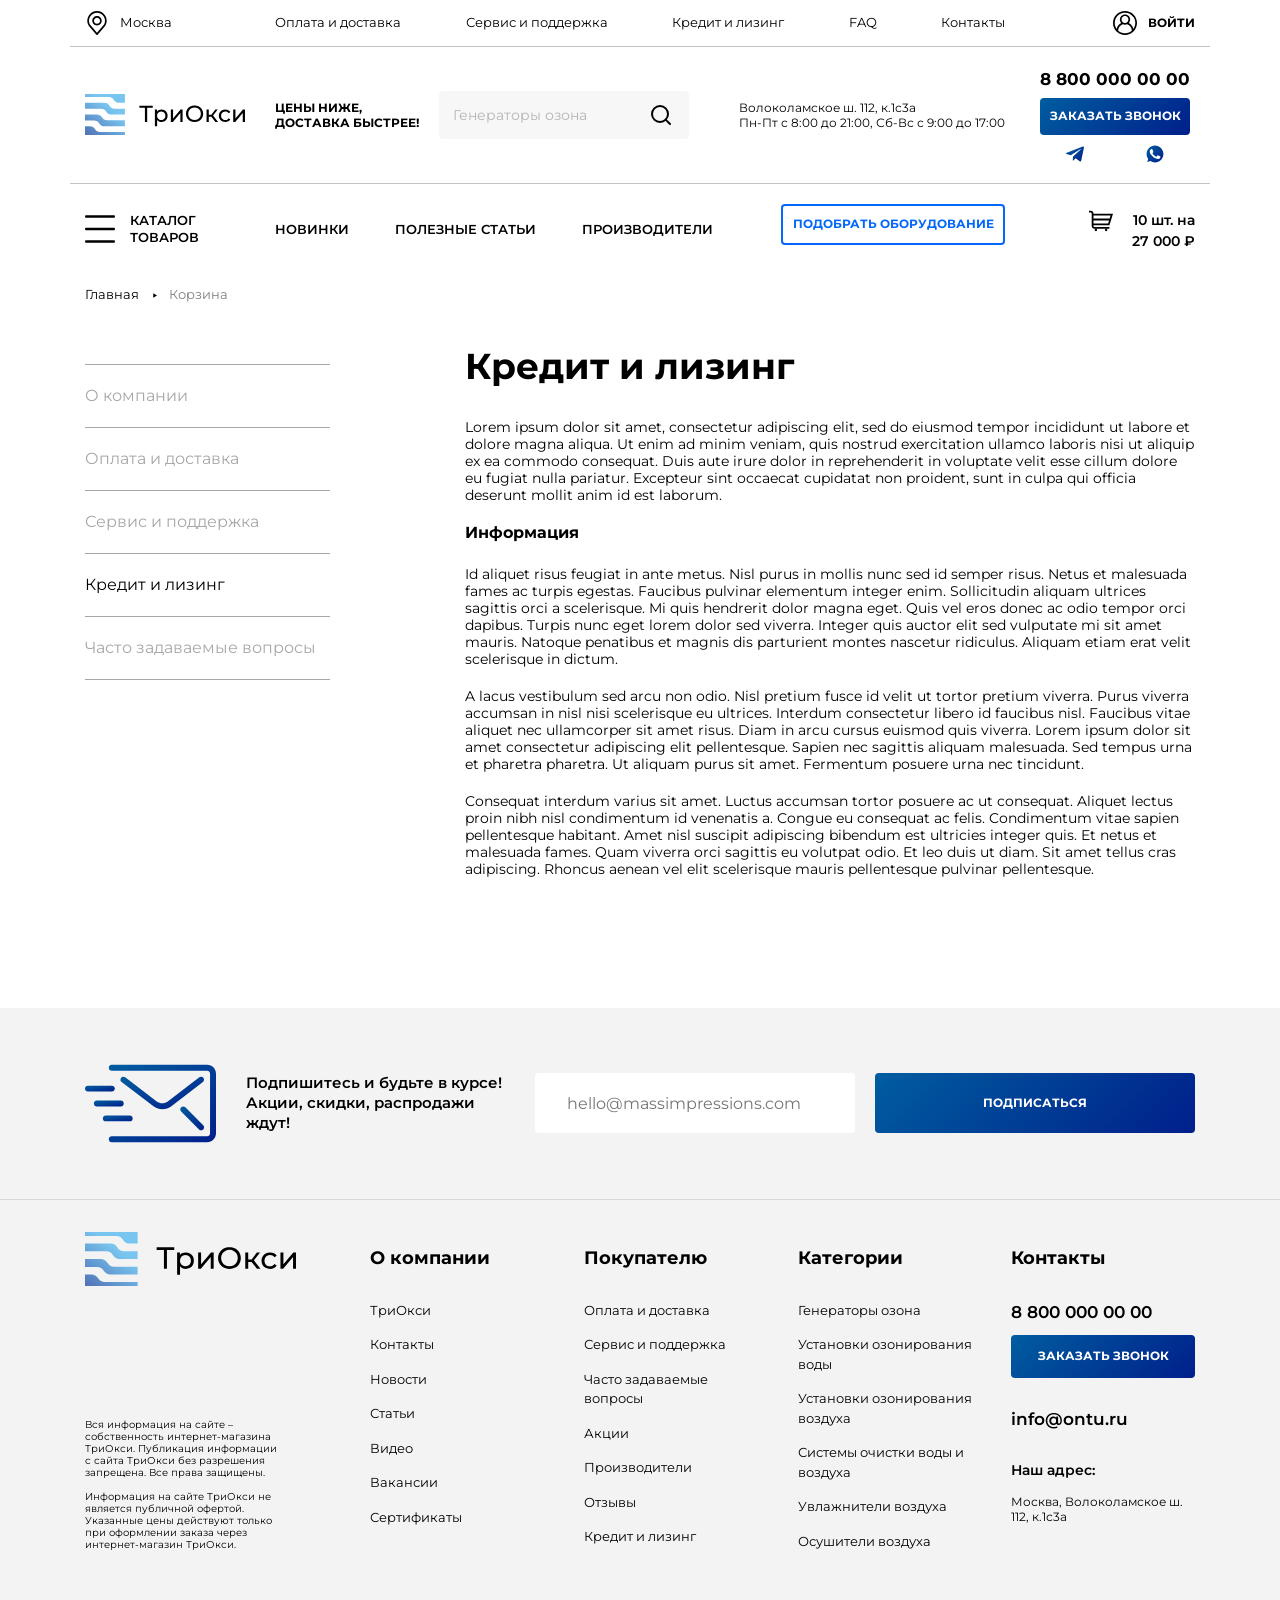
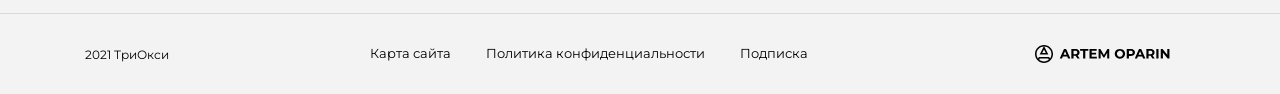
<file: credit.html>
<!doctype html>
<html lang="ru">

<head>
  <meta charset="UTF-8">
  <meta name="viewport" content="width=device-width,initial-scale=1">
  <meta http-equiv="X-UA-Compatible" content="ie=edge">
  <link rel="shortcut icon" href="img/favicon/favicon.ico">
  <link rel="icon" type="image/vnd.microsoft.icon" href="img/favicon/favicon.ico">
  <link rel="icon" type="image/x-icon" href="img/favicon/favicon.ico">
  <link rel="icon" href="img/favicon/favicon.ico">
  <title>Title</title>
  <link href="vendors~main.css" rel="stylesheet">
  <link href="main.css" rel="stylesheet">
</head>

<body>
  <header class="header">
    <div class="container">
      <div class="row header__row d-flex align-items-center">
        <div class="col-3 col-sm-4 col-lg-2">
          <div class="header__burger js-burger"><span class="js-burger"></span></div>
          <div class="header__burger-fixed"></div><a href="#" class="header__city d-none d-lg-flex align-items-center js-region"><img src="img/map.svg" alt="map" class="js-region"> <span class="js-region js-region-city"></span></a>
        </div>
        <div class="col-6 col-sm-4 col-lg-8 js-adaptive-logo d-flex justify-content-center d-lg-block">
          <div class="hamburger-menu">
            <nav id="header-menu-one"><a href="#">Оплата и доставка</a> <a href="#">Сервис и поддержка</a> <a href="#">Кредит и лизинг</a> <a href="#">FAQ</a> <a href="#">Контакты</a></nav>
          </div>
        </div>
        <div class="col-3 col-sm-4 col-lg-2"><a href="" class="header__login d-flex align-items-center justify-content-end"><img src="img/user.svg" alt="user"> <span>ВОЙТИ</span></a></div>
      </div>
      <div class="row header__row d-none d-lg-flex align-items-center">
        <div class="col-2"><a data-da=".js-adaptive-logo,991,1" href="index.html" class="header__logo"><img src="img/logoheader.svg" alt=""></a></div>
        <div class="col-7 col-xl-8 d-flex align-items-center justify-content-between">
          <div class="header__text">Цены ниже,<br>доставка быстрее!</div>
          <div class="header__search">
            <div class="header__search-img"><img src="img/search.svg" class="js-search" alt=""></div>
            <form action="POST">
              <div class="form-wrapper-header"><span><input type="search" class="form-control" placeholder="Генераторы озона"> </span><span><button type="submit"><img src="img/search.svg" alt=""></button></span></div>
            </form>
          </div>
          <div class="header__info">Волоколамское ш. 112, к.1с3а<br>Пн-Пт с 8:00 до 21:00, Сб-Вс с 9:00 до 17:00</div>
        </div>
        <div class="col-3 col-xl-2 d-flex justify-content-end">
          <div class="header__tel d-flex align-items-center flex-wrap justify-content-between"><a href="tel:88000000000" class="header__link">8 800 000 00 00 </a><a href="#" class="btn header__btn js-call">ЗАКАЗАТЬ ЗВОНОК </a><a href="#" class="header__icon"><img src="img/telegram.svg" alt=""> </a><a href="#" class="header__icon"><img src="img/whatsapp.svg" alt=""></a></div>
        </div>
      </div>
      <div class="row header__row d-flex align-items-center">
        <div class="col-3 col-sm-4 col-lg-2"><a href="#" class="header__catalog d-flex align-items-center"><img src="img/burger.svg" alt="" class="d-none d-lg-block"> <span>КАТАЛОГ ТОВАРОВ</span></a>
          <div class="header-catalog__wrapper">
            <div class="container">
              <div class="row">
                <div class="col-12 col-lg-7 col-xl-6">
                  <ul class="header-catalog__list">
                    <li><a href="#">Генераторы озона</a></li>
                    <li><a href="#">Установки озонирования воды</a></li>
                    <li><a href="#">Установки озонирования воздуха</a></li>
                    <li><a href="#">Системы очистки воды и воздуха</a></li>
                    <li><a href="#">Увлажнители воздуха</a></li>
                    <li><a href="#">Осушители воздуха</a></li>
                    <li><a href="#">Генераторы озона</a></li>
                    <li><a href="#">Установки озонирования воды</a></li>
                    <li><a href="#">Генераторы озона</a></li>
                    <li><a href="#">Установки озонирования воды</a></li>
                    <li><a href="#">Установки озонирования воздуха</a></li>
                    <li><a href="#">Системы очистки воды и воздуха</a></li>
                    <li><a href="#">Увлажнители воздуха</a></li>
                    <li><a href="#">Осушители воздуха</a></li>
                    <li><a href="#">Генераторы озона</a></li>
                    <li><a href="#">Генераторы озона</a></li>
                  </ul>
                </div>
                <div class="d-none d-lg-flex col-lg-5 col-xl-6">
                  <div class="header-catalog__img" style="background-image: url('img/menuhoverbg-min.jpg');"><img src="img/menuhover.png" alt=""></div>
                </div>
              </div>
            </div>
          </div>
        </div>
        <div class="col-6 col-sm-4 col-lg-8 d-flex justify-content-center justify-content-lg-between align-items-center">
          <nav data-da=".hamburger-menu,991,last" id="header-menu-two"><a href="#">НОВИНКИ</a> <a href="#">ПОЛЕЗНЫЕ СТАТЬИ</a> <a href="#">ПРОИЗВОДИТЕЛИ</a></nav><a href="#" class="btn btn-blue header__btn js-assortment">ПОДОБРАТЬ ОБОРУДОВАНИЕ</a>
        </div>
        <div class="col-3 col-sm-4 col-lg-2">
          <div class="header__basket d-flex align-items-center"><img src="img/basketico.svg" alt=""> <span>10 шт. на </span><span>&nbsp; 27 000 ₽</span></div>
        </div>
      </div>
    </div>
  </header>
  <main class="main">
    <nav class="headcrumbs">
      <div class="container">
        <div class="row">
          <div class="col-12 d-flex flex-wrap"><a href="index.html" class="headcrumbs__link">Главная</a> <a href="#" class="headcrumbs__link">Корзина</a></div>
        </div>
      </div>
    </nav>
    <section class="aboutus">
      <div class="container">
        <div class="row">
          <div class="col-12 col-md-4">
            <nav class="aside-menu"><a href="#" class="aside-menu__link">О компании</a> <a href="#" class="aside-menu__link">Оплата и доставка</a> <a href="#" class="aside-menu__link">Сервис и поддержка</a> <a href="#" class="aside-menu__link active">Кредит и лизинг</a> <a href="#" class="aside-menu__link">Часто задаваемые вопросы</a></nav>
          </div>
          <div class="col-12 col-md-8">
            <div class="row">
              <div class="col-12">
                <h1 class="title aboutus__title">Кредит и лизинг</h1>
              </div>
              <div class="col-12">
                <div class="aboutus__content">
                  <p>Lorem ipsum dolor sit amet, consectetur adipiscing elit, sed do eiusmod tempor incididunt ut labore et dolore magna aliqua. Ut enim ad minim veniam, quis nostrud exercitation ullamco laboris nisi ut aliquip ex ea commodo consequat. Duis aute irure dolor in reprehenderit in voluptate velit esse cillum dolore eu fugiat nulla pariatur. Excepteur sint occaecat cupidatat non proident, sunt in culpa qui officia deserunt mollit anim id est laborum.</p>
                  <h3>Информация</h3>
                  <p>Id aliquet risus feugiat in ante metus. Nisl purus in mollis nunc sed id semper risus. Netus et malesuada fames ac turpis egestas. Faucibus pulvinar elementum integer enim. Sollicitudin aliquam ultrices sagittis orci a scelerisque. Mi quis hendrerit dolor magna eget. Quis vel eros donec ac odio tempor orci dapibus. Turpis nunc eget lorem dolor sed viverra. Integer quis auctor elit sed vulputate mi sit amet mauris. Natoque penatibus et magnis dis parturient montes nascetur ridiculus. Aliquam etiam erat velit scelerisque in dictum.</p>
                  <p>A lacus vestibulum sed arcu non odio. Nisl pretium fusce id velit ut tortor pretium viverra. Purus viverra accumsan in nisl nisi scelerisque eu ultrices. Interdum consectetur libero id faucibus nisl. Faucibus vitae aliquet nec ullamcorper sit amet risus. Diam in arcu cursus euismod quis viverra. Lorem ipsum dolor sit amet consectetur adipiscing elit pellentesque. Sapien nec sagittis aliquam malesuada. Sed tempus urna et pharetra pharetra. Ut aliquam purus sit amet. Fermentum posuere urna nec tincidunt.</p>
                  <p>Consequat interdum varius sit amet. Luctus accumsan tortor posuere ac ut consequat. Aliquet lectus proin nibh nisl condimentum id venenatis a. Congue eu consequat ac felis. Condimentum vitae sapien pellentesque habitant. Amet nisl suscipit adipiscing bibendum est ultricies integer quis. Et netus et malesuada fames. Quam viverra orci sagittis eu volutpat odio. Et leo duis ut diam. Sit amet tellus cras adipiscing. Rhoncus aenean vel elit scelerisque mauris pellentesque pulvinar pellentesque.</p>
                </div>
              </div>
            </div>
          </div>
        </div>
      </div>
    </section>
  </main>
  <footer class="footer">
    <div class="footer__line">
      <div class="container">
        <div class="row">
          <div class="col-12 justify-content-between flex-wrap flex-lg-nowrap d-flex align-items-center justify-content-lg-center">
            <div class="footer-form__img"><img src="img/mail.svg" alt=""></div>
            <div class="footer-form__text">Подпишитесь и будьте в курсе!<br>Акции, скидки, распродажи ждут!</div><input type="email" class="form-control form__input footer-form__input" placeholder="hello@massimpressions.com"> <button type="submit" class="btn footer-form__btn">подписаться</button>
          </div>
        </div>
      </div>
    </div>
    <div class="footer__line-two">
      <div class="container">
        <div class="row">
          <div class="col-12 col-xl-3 d-flex justify-content-center align-items-center align-items-xl-start flex-xl-column justify-content-md-between"><a href="#" class="footer__logo d-flex"><img src="img/logof.svg" alt=""></a>
            <p class="footer__descr">Вся информация на сайте – собственность интернет-магазина ТриОкси. Публикация информации с сайта ТриОкси без разрешения запрещена. Все права защищены.<br><br>Информация на сайте ТриОкси не является публичной офертой. Указанные цены действуют только при оформлении заказа через интернет-магазин ТриОкси.</p>
          </div>
          <div class="col-12 col-xl-9">
            <div class="row">
              <div class="col-12 col-sm-6 col-md-3">
                <h3 class="js-footer-title footer__title">О компании</h3>
                <nav class="js-footer-menu footer__menu"><a href="#">ТриОкси</a> <a href="#">Контакты</a> <a href="#">Новости</a> <a href="#">Статьи</a> <a href="#">Видео</a> <a href="#">Вакансии</a> <a href="#">Сертификаты</a></nav>
              </div>
              <div class="col-12 col-sm-6 col-md-3">
                <h3 class="js-footer-title footer__title">Покупателю</h3>
                <nav class="js-footer-menu footer__menu"><a href="#">Оплата и доставка</a> <a href="#">Сервис и поддержка</a> <a href="#">Часто задаваемые вопросы</a> <a href="#">Акции</a> <a href="#">Производители</a> <a href="#">Отзывы</a> <a href="#">Кредит и лизинг</a></nav>
              </div>
              <div class="col-12 col-sm-6 col-md-3">
                <h3 class="js-footer-title footer__title">Категории</h3>
                <nav class="js-footer-menu footer__menu"><a href="#">Генераторы озона</a> <a href="#">Установки озонирования воды</a> <a href="#">Установки озонирования воздуха</a> <a href="#">Системы очистки воды и воздуха</a> <a href="#">Увлажнители воздуха</a> <a href="#">Осушители воздуха</a></nav>
              </div>
              <div class="col-12 col-sm-6 col-md-3 d-flex flex-column align-items-center d-sm-block">
                <h3 class="footer__title">Контакты</h3><a href="tel:88000000000" class="footer__link">8 800 000 00 00</a> <a href="#" class="btn footer__btn js-call">ЗАКАЗАТЬ ЗВОНОК</a> <a href="mailto:info@ontu.ru" class="footer__link">info@ontu.ru</a>
                <h4 class="footer__subtitle">Наш адрес:</h4>
                <p class="footer__text">Москва, Волоколамское ш. 112, к.1с3а</p>
              </div>
            </div>
          </div>
        </div>
      </div>
    </div>
    <div class="footer__line-three">
      <div class="container">
        <div class="row d-flex align-items-center">
          <div class="col-12 col-lg-3 d-flex align-items-center justify-content-center d-lg-block">
            <div class="footer__text">2021 ТриОкси</div>
          </div>
          <div class="col-12 col-lg-7 d-flex align-items-center justify-content-center d-lg-block">
            <nav id="footer-menu-copy"><a href="#">Карта сайта</a> <a href="#">Политика конфиденциальности</a> <a href="#" class="js-subscribe">Подписка</a></nav>
          </div>
          <div class="col-12 col-lg-2 d-flex align-items-center justify-content-center d-lg-block">
            <div class="footer__oparin"><a href="#"><img src="img/oparin.svg" alt=""></a></div>
          </div>
        </div>
      </div>
    </div>
  </footer><!-- MODAL -->
  <aside class="js-sidebars">
    <section class="modal-call">
      <div class="modal-call__wrapper">
        <h2 class="title modal-call__title">Заказать звонок</h2>
        <div class="d-flex justify-content-center">
          <div class="help__line"></div>
        </div>
        <div class="modal-call__text">Заполните форму и мы Вам перезвоним</div>
        <div class="modal-form">
          <form action="post">
            <div class="modal-form__wrapper"><span><input type="text" class="form-control form__input modal-form__input" placeholder="Ваше имя"> </span><span><input type="tel" class="form-control form__input modal-form__input" placeholder="Ваш телефон"> </span><button type="submit" class="btn modal-form__btn modal-call__btn">заказать звонок</button> <input type="checkbox" class="form-control check help-form__check" name="agreement" checked="checked" id="form-call"> <label for="form-call" class="agreement help-form__agreement">Я согласен условиями предоставления услуг и обработкой моих персональных данных при нажатии “Заказать звонок”</label></div>
          </form>
        </div>
        <div class="modal-call__exit"><svg width="32" height="32" viewBox="0 0 32 32" fill="none" xmlns="http://www.w3.org/2000/svg">
            <path d="M27.785 1.85779L1.85785 27.785C1.20696 28.4359 1.20695 29.4911 1.85785 30.142C2.50874 30.7929 3.56401 30.7929 4.2149 30.142L30.1421 4.21477C30.793 3.56387 30.793 2.5086 30.1421 1.85771C29.4913 1.20682 28.4359 1.20689 27.785 1.85779Z" fill="black" />
            <path d="M4.21498 1.85779L30.1421 27.785C30.793 28.4359 30.793 29.4911 30.1422 30.142C29.4913 30.7929 28.436 30.7929 27.7851 30.142L1.85786 4.21477C1.20697 3.56388 1.20696 2.50861 1.85785 1.85771C2.50875 1.20682 3.56409 1.20689 4.21498 1.85779Z" fill="black" />
          </svg></div>
      </div>
    </section>
    <section class="modal-region">
      <div class="modal-region__wrapper">
        <h2 class="title modal-region__title">Выбрать город</h2>
        <div class="modal-region__row">
          <p class="modal-region__city">Ваш город: <span class="js-select-city">Санкт-Петербург</span>?</p><a href="#" class="btn modal-region__btn js-region-close">да</a>
        </div>
        <div class="modal-region__row d-none">
          <form action="post" method="post" class="form-search modal-region__form"><input type="search" class="form-control form__input modal-region__search" placeholder="Найди здесь"></form><a href="#" class="btn modal-region__btn"><svg width="21" height="20" viewBox="0 0 21 20" fill="none" xmlns="http://www.w3.org/2000/svg">
              <circle cx="9.5" cy="9" r="8" stroke="white" stroke-width="2" stroke-linecap="round" stroke-linejoin="round" />
              <path d="M19.5 19L15.15 14.65" stroke="white" stroke-width="2" stroke-linecap="round" stroke-linejoin="round" />
            </svg></a>
        </div>
        <ul class="modal-region__list">
          <li><a href="#" class="modal-region__link">Москва</a></li>
          <li><a href="#" class="modal-region__link">Санкт-Петербург</a></li>
          <li><a href="#" class="modal-region__link">Дубай</a></li>
          <li><a href="#" class="modal-region__link">Токио</a></li>
          <li><a href="#" class="modal-region__link">Лондон</a></li>
          <li><a href="#" class="modal-region__link">Рим</a></li>
          <li><a href="#" class="modal-region__link">Москва</a></li>
          <li><a href="#" class="modal-region__link">Санкт-Петербург</a></li>
          <li><a href="#" class="modal-region__link">Дубай</a></li>
          <li><a href="#" class="modal-region__link">Токио</a></li>
          <li><a href="#" class="modal-region__link">Лондон</a></li>
          <li><a href="#" class="modal-region__link">Рим</a></li>
          <li><a href="#" class="modal-region__link">Москва</a></li>
          <li><a href="#" class="modal-region__link">Санкт-Петербург</a></li>
          <li><a href="#" class="modal-region__link">Дубай</a></li>
          <li><a href="#" class="modal-region__link">Токио</a></li>
          <li><a href="#" class="modal-region__link">Лондон</a></li>
          <li><a href="#" class="modal-region__link">Рим</a></li>
          <li><a href="#" class="modal-region__link">Москва</a></li>
          <li><a href="#" class="modal-region__link">Санкт-Петербург</a></li>
          <li><a href="#" class="modal-region__link">Дубай</a></li>
          <li><a href="#" class="modal-region__link">Токио</a></li>
          <li><a href="#" class="modal-region__link">Лондон</a></li>
          <li><a href="#" class="modal-region__link">Рим</a></li>
          <li><a href="#" class="modal-region__link">Москва</a></li>
          <li><a href="#" class="modal-region__link">Санкт-Петербург</a></li>
          <li><a href="#" class="modal-region__link">Дубай</a></li>
          <li><a href="#" class="modal-region__link">Токио</a></li>
          <li><a href="#" class="modal-region__link">Лондон</a></li>
          <li><a href="#" class="modal-region__link">Рим</a></li>
          <li><a href="#" class="modal-region__link">Москва</a></li>
          <li><a href="#" class="modal-region__link">Санкт-Петербург</a></li>
          <li><a href="#" class="modal-region__link">Дубай</a></li>
          <li><a href="#" class="modal-region__link">Токио</a></li>
          <li><a href="#" class="modal-region__link">Лондон</a></li>
          <li><a href="#" class="modal-region__link">Рим</a></li>
        </ul>
        <div class="modal-region__exit"><svg width="32" height="32" viewBox="0 0 32 32" fill="none" xmlns="http://www.w3.org/2000/svg">
            <path d="M27.785 1.85779L1.85785 27.785C1.20696 28.4359 1.20695 29.4911 1.85785 30.142C2.50874 30.7929 3.56401 30.7929 4.2149 30.142L30.1421 4.21477C30.793 3.56387 30.793 2.5086 30.1421 1.85771C29.4913 1.20682 28.4359 1.20689 27.785 1.85779Z" fill="black" />
            <path d="M4.21498 1.85779L30.1421 27.785C30.793 28.4359 30.793 29.4911 30.1422 30.142C29.4913 30.7929 28.436 30.7929 27.7851 30.142L1.85786 4.21477C1.20697 3.56388 1.20696 2.50861 1.85785 1.85771C2.50875 1.20682 3.56409 1.20689 4.21498 1.85779Z" fill="black" />
          </svg></div>
      </div>
    </section>
    <section class="modal-one-click">
      <div class="modal-one-click__wrapper">
        <h2 class="title modal-call__title">Купить в 1 клик</h2>
        <div class="d-flex justify-content-center">
          <div class="help__line"></div>
        </div>
        <div class="modal-one-click__img"><img src="img/modal.jpg" alt=""></div>
        <p class="modal-one-click__name">Ozmetr-W озонометр воды</p>
        <p class="modal-one-click__price">25 050 ₽</p>
        <div class="modal-call__text">Заполните форму и мы Вам перезвоним</div>
        <div class="modal-form">
          <form action="post">
            <div class="modal-form__wrapper"><span><input type="tel" class="form-control form__input modal-form__input" placeholder="Ваш телефон"> </span><button type="submit" class="btn modal-form__btn modal-one-click__btn">подобрать</button> <input type="checkbox" class="form-control check help-form__check" name="agreement" checked="checked" id="form-one-click"> <label for="form-one-click" class="agreement help-form__agreement">Я согласен условиями предоставления услуг и обработкой моих персональных данных при нажатии “Заказать”</label></div>
          </form>
        </div>
        <div class="modal-one-click__exit"><svg width="32" height="32" viewBox="0 0 32 32" fill="none" xmlns="http://www.w3.org/2000/svg">
            <path d="M27.785 1.85779L1.85785 27.785C1.20696 28.4359 1.20695 29.4911 1.85785 30.142C2.50874 30.7929 3.56401 30.7929 4.2149 30.142L30.1421 4.21477C30.793 3.56387 30.793 2.5086 30.1421 1.85771C29.4913 1.20682 28.4359 1.20689 27.785 1.85779Z" fill="black" />
            <path d="M4.21498 1.85779L30.1421 27.785C30.793 28.4359 30.793 29.4911 30.1422 30.142C29.4913 30.7929 28.436 30.7929 27.7851 30.142L1.85786 4.21477C1.20697 3.56388 1.20696 2.50861 1.85785 1.85771C2.50875 1.20682 3.56409 1.20689 4.21498 1.85779Z" fill="black" />
          </svg></div>
      </div>
    </section>
    <section class="modal-assortment">
      <div class="modal-assortment__wrapper">
        <h2 class="title modal-call__title">Подобрать<br>оборудование</h2>
        <div class="d-flex justify-content-center">
          <div class="help__line"></div>
        </div>
        <div class="modal-call__text">Заполните форму и мы Вам перезвоним</div>
        <div class="modal-form">
          <form action="post">
            <div class="modal-form__wrapper"><span><input type="text" class="form-control form__input modal-form__input" placeholder="Ваше имя"> </span><span><input type="tel" class="form-control form__input modal-form__input" placeholder="Ваш телефон"></span>
              <div class="selectric">
                <div class="label"><span>Тип оборудования</span> <b class="selectric-button"><img src="img/selectric-ar.svg" alt=""></b></div>
                <div class="selectric-options hidden">
                  <ul>
                    <li>Тип</li>
                    <li>Тип</li>
                    <li>Тип</li>
                    <li>Тип</li>
                    <li>Тип</li>
                    <li>Тип</li>
                    <li>Тип</li>
                    <li>Тип</li>
                  </ul>
                </div>
              </div><span><textarea name="your-comment" id="your-comment" cols="30" rows="10" placeholder="Ваш комментарий"></textarea> </span><button type="submit" class="btn modal-form__btn modal-one-click__btn">подобрать</button> <input type="checkbox" class="form-control check help-form__check" name="agreement" checked="checked" id="form-assortment"> <label for="form-assortment" class="agreement help-form__agreement">Я согласен условиями предоставления услуг и обработкой моих персональных данных при нажатии “Подобрать”</label>
            </div>
          </form>
        </div>
        <div class="modal-assortment__exit"><svg width="32" height="32" viewBox="0 0 32 32" fill="none" xmlns="http://www.w3.org/2000/svg">
            <path d="M27.785 1.85779L1.85785 27.785C1.20696 28.4359 1.20695 29.4911 1.85785 30.142C2.50874 30.7929 3.56401 30.7929 4.2149 30.142L30.1421 4.21477C30.793 3.56387 30.793 2.5086 30.1421 1.85771C29.4913 1.20682 28.4359 1.20689 27.785 1.85779Z" fill="black" />
            <path d="M4.21498 1.85779L30.1421 27.785C30.793 28.4359 30.793 29.4911 30.1422 30.142C29.4913 30.7929 28.436 30.7929 27.7851 30.142L1.85786 4.21477C1.20697 3.56388 1.20696 2.50861 1.85785 1.85771C2.50875 1.20682 3.56409 1.20689 4.21498 1.85779Z" fill="black" />
          </svg></div>
      </div>
    </section>
    <section class="modal-job">
      <div class="modal-assortment__wrapper">
        <h2 class="title modal-call__title">Отправить резюме</h2>
        <div class="d-flex justify-content-center">
          <div class="help__line"></div>
        </div>
        <div class="modal-call__text">Заполните форму и мы Вам перезвоним</div>
        <div class="modal-form">
          <form action="post">
            <div class="modal-form__wrapper"><span><input type="text" class="form-control form__input modal-form__input" placeholder="Ваше имя"> </span><span><input type="tel" class="form-control form__input modal-form__input" placeholder="Ваш телефон"></span>
              <div class="selectric">
                <div class="label"><span>Вакансия</span> <b class="selectric-button"><img src="img/selectric-ar.svg" alt=""></b></div>
                <div class="selectric-options hidden">
                  <ul>
                    <li>Вакансия</li>
                    <li>Вакансия</li>
                    <li>Вакансия</li>
                    <li>Вакансия</li>
                    <li>Вакансия</li>
                  </ul>
                </div>
              </div><span><textarea name="your-about" id="your-about" cols="30" rows="10" placeholder="Расскажите о себе"></textarea> </span><button type="submit" class="btn modal-form__btn modal-one-click__btn">Отправить</button> <input type="checkbox" class="form-control check help-form__check" name="agreement" checked="checked" id="form-job"> <label for="form-job" class="agreement help-form__agreement">Я согласен условиями предоставления услуг и обработкой моих персональных данных при нажатии “Отправить”</label>
            </div>
          </form>
        </div>
        <div class="modal-job__exit"><svg width="32" height="32" viewBox="0 0 32 32" fill="none" xmlns="http://www.w3.org/2000/svg">
            <path d="M27.785 1.85779L1.85785 27.785C1.20696 28.4359 1.20695 29.4911 1.85785 30.142C2.50874 30.7929 3.56401 30.7929 4.2149 30.142L30.1421 4.21477C30.793 3.56387 30.793 2.5086 30.1421 1.85771C29.4913 1.20682 28.4359 1.20689 27.785 1.85779Z" fill="black" />
            <path d="M4.21498 1.85779L30.1421 27.785C30.793 28.4359 30.793 29.4911 30.1422 30.142C29.4913 30.7929 28.436 30.7929 27.7851 30.142L1.85786 4.21477C1.20697 3.56388 1.20696 2.50861 1.85785 1.85771C2.50875 1.20682 3.56409 1.20689 4.21498 1.85779Z" fill="black" />
          </svg></div>
      </div>
    </section>
    <section class="modal-subscribe">
      <div class="modal-one-click__wrapper">
        <h2 class="title modal-call__title">Подписаться</h2>
        <div class="d-flex justify-content-center">
          <div class="help__line"></div>
        </div>
        <div class="modal-call__text">Заполните форму и мы будем присылать вам самые интересные новости</div>
        <div class="modal-form">
          <form action="post">
            <div class="modal-form__wrapper"><span><input type="text" class="form-control form__input modal-form__input" placeholder="Ваше Имя"> </span><span><input type="email" class="form-control form__input modal-form__input" placeholder="Ваш email"> </span><button type="submit" class="btn modal-form__btn modal-one-click__btn">подписаться</button> <input type="checkbox" class="form-control check help-form__check" name="agreement" checked="checked" id="form-subscribe"> <label for="form-subscribe" class="agreement help-form__agreement">Я согласен условиями предоставления услуг и обработкой моих персональных данных при нажатии “Подписаться”</label></div>
          </form>
        </div>
        <div class="modal-subscribe__exit"><svg width="32" height="32" viewBox="0 0 32 32" fill="none" xmlns="http://www.w3.org/2000/svg">
            <path d="M27.785 1.85779L1.85785 27.785C1.20696 28.4359 1.20695 29.4911 1.85785 30.142C2.50874 30.7929 3.56401 30.7929 4.2149 30.142L30.1421 4.21477C30.793 3.56387 30.793 2.5086 30.1421 1.85771C29.4913 1.20682 28.4359 1.20689 27.785 1.85779Z" fill="black" />
            <path d="M4.21498 1.85779L30.1421 27.785C30.793 28.4359 30.793 29.4911 30.1422 30.142C29.4913 30.7929 28.436 30.7929 27.7851 30.142L1.85786 4.21477C1.20697 3.56388 1.20696 2.50861 1.85785 1.85771C2.50875 1.20682 3.56409 1.20689 4.21498 1.85779Z" fill="black" />
          </svg></div>
      </div>
    </section>
  </aside><!-- !MODAL -->
  <script src="vendors~main.js"></script>
  <script src="main.js"></script>
</body>

</html>
</file>
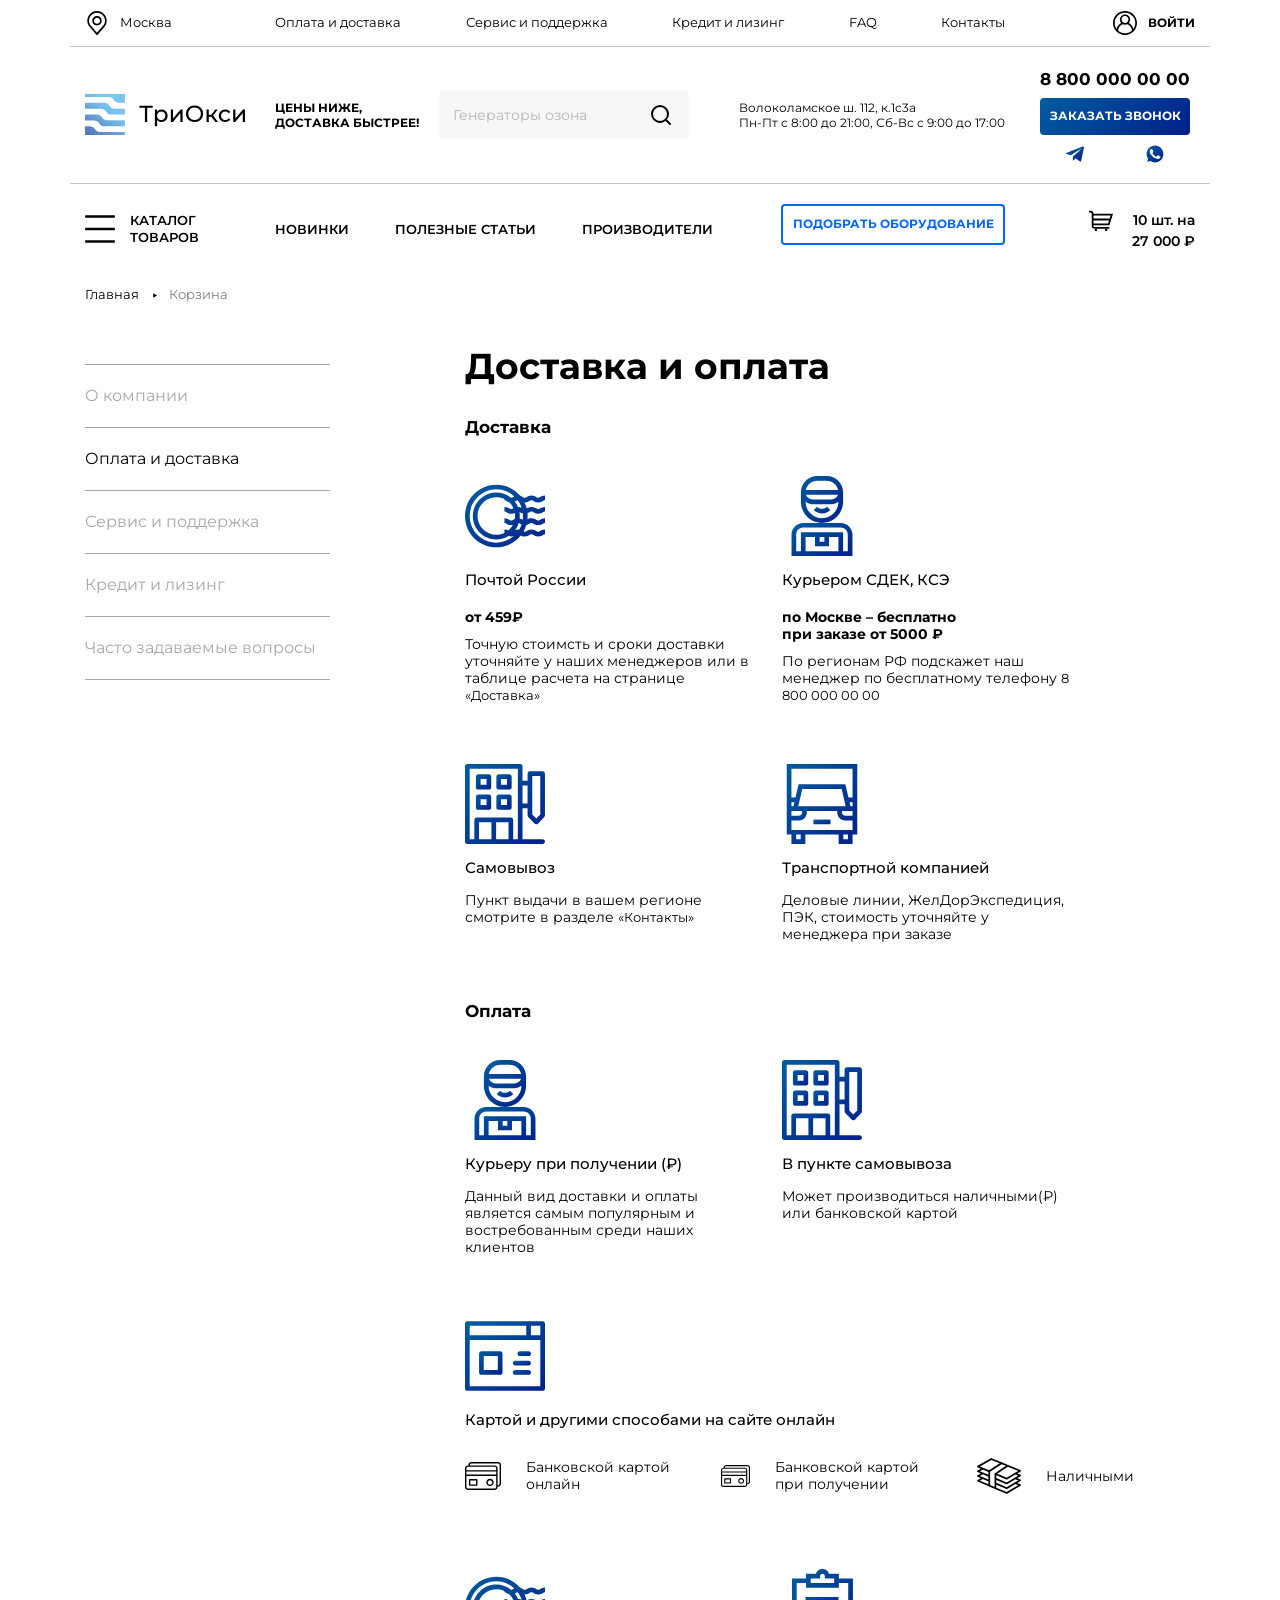
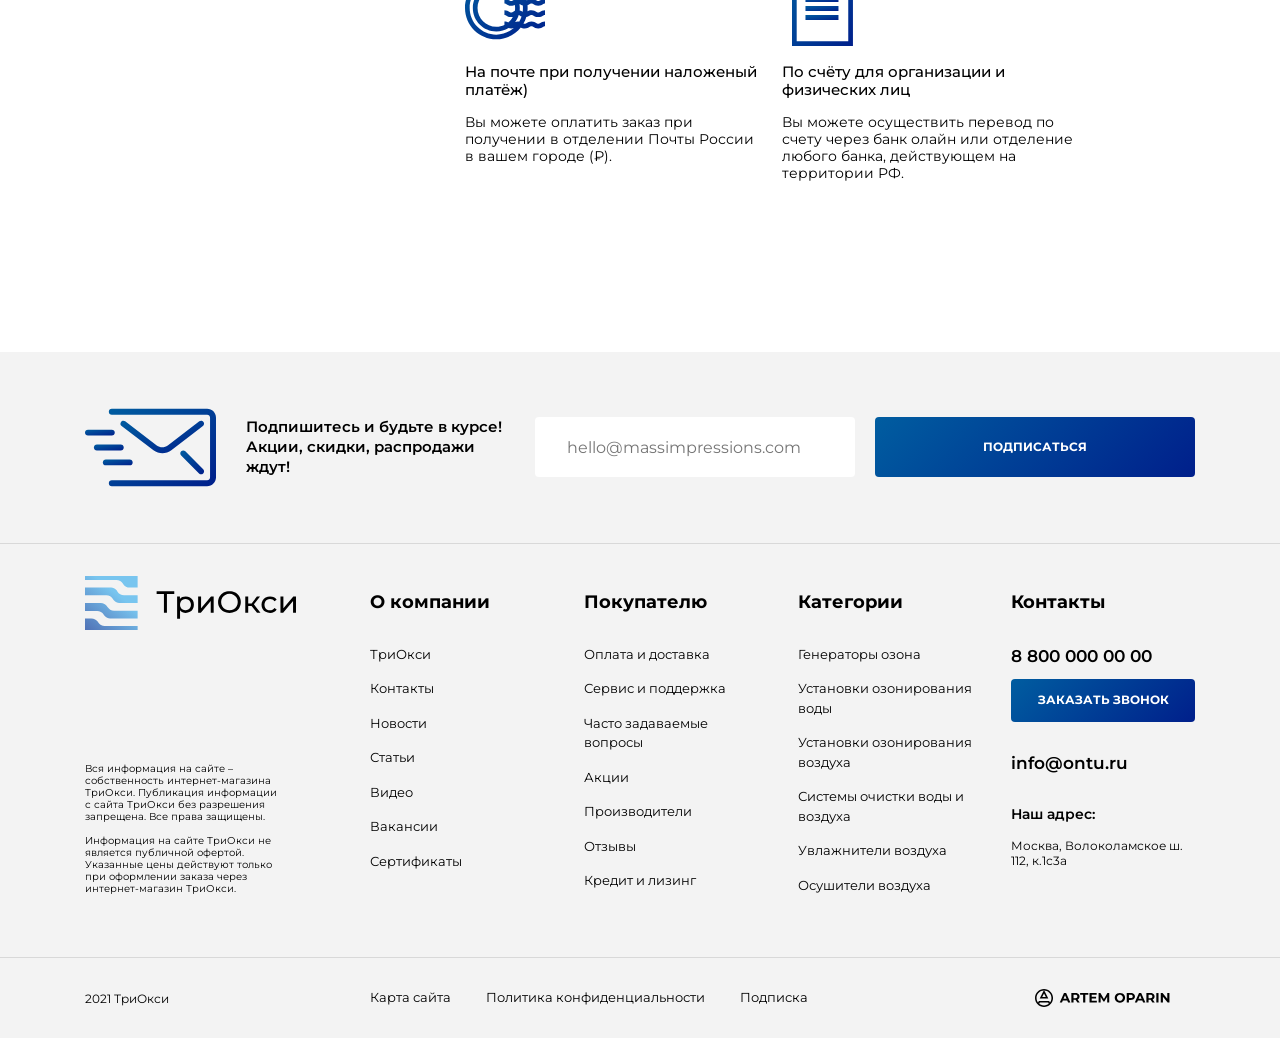
<file: delivery.html>
<!doctype html>
<html lang="ru">

<head>
  <meta charset="UTF-8">
  <meta name="viewport" content="width=device-width,initial-scale=1">
  <meta http-equiv="X-UA-Compatible" content="ie=edge">
  <link rel="shortcut icon" href="img/favicon/favicon.ico">
  <link rel="icon" type="image/vnd.microsoft.icon" href="img/favicon/favicon.ico">
  <link rel="icon" type="image/x-icon" href="img/favicon/favicon.ico">
  <link rel="icon" href="img/favicon/favicon.ico">
  <title>Title</title>
  <link href="vendors~main.css" rel="stylesheet">
  <link href="main.css" rel="stylesheet">
</head>

<body>
  <header class="header">
    <div class="container">
      <div class="row header__row d-flex align-items-center">
        <div class="col-3 col-sm-4 col-lg-2">
          <div class="header__burger js-burger"><span class="js-burger"></span></div>
          <div class="header__burger-fixed"></div><a href="#" class="header__city d-none d-lg-flex align-items-center js-region"><img src="img/map.svg" alt="map" class="js-region"> <span class="js-region js-region-city"></span></a>
        </div>
        <div class="col-6 col-sm-4 col-lg-8 js-adaptive-logo d-flex justify-content-center d-lg-block">
          <div class="hamburger-menu">
            <nav id="header-menu-one"><a href="#">Оплата и доставка</a> <a href="#">Сервис и поддержка</a> <a href="#">Кредит и лизинг</a> <a href="#">FAQ</a> <a href="#">Контакты</a></nav>
          </div>
        </div>
        <div class="col-3 col-sm-4 col-lg-2"><a href="" class="header__login d-flex align-items-center justify-content-end"><img src="img/user.svg" alt="user"> <span>ВОЙТИ</span></a></div>
      </div>
      <div class="row header__row d-none d-lg-flex align-items-center">
        <div class="col-2"><a data-da=".js-adaptive-logo,991,1" href="index.html" class="header__logo"><img src="img/logoheader.svg" alt=""></a></div>
        <div class="col-7 col-xl-8 d-flex align-items-center justify-content-between">
          <div class="header__text">Цены ниже,<br>доставка быстрее!</div>
          <div class="header__search">
            <div class="header__search-img"><img src="img/search.svg" class="js-search" alt=""></div>
            <form action="POST">
              <div class="form-wrapper-header"><span><input type="search" class="form-control" placeholder="Генераторы озона"> </span><span><button type="submit"><img src="img/search.svg" alt=""></button></span></div>
            </form>
          </div>
          <div class="header__info">Волоколамское ш. 112, к.1с3а<br>Пн-Пт с 8:00 до 21:00, Сб-Вс с 9:00 до 17:00</div>
        </div>
        <div class="col-3 col-xl-2 d-flex justify-content-end">
          <div class="header__tel d-flex align-items-center flex-wrap justify-content-between"><a href="tel:88000000000" class="header__link">8 800 000 00 00 </a><a href="#" class="btn header__btn js-call">ЗАКАЗАТЬ ЗВОНОК </a><a href="#" class="header__icon"><img src="img/telegram.svg" alt=""> </a><a href="#" class="header__icon"><img src="img/whatsapp.svg" alt=""></a></div>
        </div>
      </div>
      <div class="row header__row d-flex align-items-center">
        <div class="col-3 col-sm-4 col-lg-2"><a href="#" class="header__catalog d-flex align-items-center"><img src="img/burger.svg" alt="" class="d-none d-lg-block"> <span>КАТАЛОГ ТОВАРОВ</span></a>
          <div class="header-catalog__wrapper">
            <div class="container">
              <div class="row">
                <div class="col-12 col-lg-7 col-xl-6">
                  <ul class="header-catalog__list">
                    <li><a href="#">Генераторы озона</a></li>
                    <li><a href="#">Установки озонирования воды</a></li>
                    <li><a href="#">Установки озонирования воздуха</a></li>
                    <li><a href="#">Системы очистки воды и воздуха</a></li>
                    <li><a href="#">Увлажнители воздуха</a></li>
                    <li><a href="#">Осушители воздуха</a></li>
                    <li><a href="#">Генераторы озона</a></li>
                    <li><a href="#">Установки озонирования воды</a></li>
                    <li><a href="#">Генераторы озона</a></li>
                    <li><a href="#">Установки озонирования воды</a></li>
                    <li><a href="#">Установки озонирования воздуха</a></li>
                    <li><a href="#">Системы очистки воды и воздуха</a></li>
                    <li><a href="#">Увлажнители воздуха</a></li>
                    <li><a href="#">Осушители воздуха</a></li>
                    <li><a href="#">Генераторы озона</a></li>
                    <li><a href="#">Генераторы озона</a></li>
                  </ul>
                </div>
                <div class="d-none d-lg-flex col-lg-5 col-xl-6">
                  <div class="header-catalog__img" style="background-image: url('img/menuhoverbg-min.jpg');"><img src="img/menuhover.png" alt=""></div>
                </div>
              </div>
            </div>
          </div>
        </div>
        <div class="col-6 col-sm-4 col-lg-8 d-flex justify-content-center justify-content-lg-between align-items-center">
          <nav data-da=".hamburger-menu,991,last" id="header-menu-two"><a href="#">НОВИНКИ</a> <a href="#">ПОЛЕЗНЫЕ СТАТЬИ</a> <a href="#">ПРОИЗВОДИТЕЛИ</a></nav><a href="#" class="btn btn-blue header__btn js-assortment">ПОДОБРАТЬ ОБОРУДОВАНИЕ</a>
        </div>
        <div class="col-3 col-sm-4 col-lg-2">
          <div class="header__basket d-flex align-items-center"><img src="img/basketico.svg" alt=""> <span>10 шт. на </span><span>&nbsp; 27 000 ₽</span></div>
        </div>
      </div>
    </div>
  </header>
  <main class="main">
    <nav class="headcrumbs">
      <div class="container">
        <div class="row">
          <div class="col-12 d-flex flex-wrap"><a href="index.html" class="headcrumbs__link">Главная</a> <a href="#" class="headcrumbs__link">Корзина</a></div>
        </div>
      </div>
    </nav>
    <section class="delivery">
      <div class="container">
        <div class="row">
          <div class="col-12 col-md-4">
            <nav class="aside-menu"><a href="#" class="aside-menu__link">О компании</a> <a href="#" class="aside-menu__link active">Оплата и доставка</a> <a href="#" class="aside-menu__link">Сервис и поддержка</a> <a href="#" class="aside-menu__link">Кредит и лизинг</a> <a href="#" class="aside-menu__link">Часто задаваемые вопросы</a></nav>
          </div>
          <div class="col-12 col-md-8">
            <div class="delivery__content">
              <div class="row">
                <div class="col-12">
                  <h1 class="title delivery__title">Доставка и оплата</h1>
                </div>
                <div class="col-12">
                  <h2 class="delivery__subtitle">Доставка</h2>
                </div>
                <div class="col-12 col-sm-6 col-xl-5 delivery__item">
                  <div class="delivery__img"><img src="img/del1.svg" alt=""></div>
                  <h4 class="delivery__name">Почтой России</h4>
                  <p class="delivery__price">от 459₽</p>
                  <p class="delivery__text">Точную стоимсть и сроки доставки уточняйте у наших менеджеров или в таблице расчета на странице <a href="#" class="delivery__link">«Доставка»</a></p>
                </div>
                <div class="col-12 col-sm-6 col-xl-5 delivery__item">
                  <div class="delivery__img"><img src="img/del2.svg" alt=""></div>
                  <h4 class="delivery__name">Курьером СДЕК, КСЭ</h4>
                  <p class="delivery__price">по Москве – бесплатно<br>при заказе от 5000 ₽</p>
                  <p class="delivery__text">По регионам РФ подскажет наш менеджер по бесплатному телефону <a href="tel:88000000000" class="delivery__link">8 800 000 00 00</a></p>
                </div>
                <div class="col-12 col-sm-6 col-xl-5 delivery__item">
                  <div class="delivery__img"><img src="img/del3.svg" alt=""></div>
                  <h4 class="delivery__name">Самовывоз</h4>
                  <p class="delivery__text">Пункт выдачи в вашем регионе смотрите в разделе <a href="#" class="delivery__link">«Контакты»</a></p>
                </div>
                <div class="col-12 col-sm-6 col-xl-5 delivery__item">
                  <div class="delivery__img"><img src="img/del4.svg" alt=""></div>
                  <h4 class="delivery__name">Транспортной компанией</h4>
                  <p class="delivery__text">Деловые линии, ЖелДорЭкспедиция, ПЭК, cтоимость уточняйте у менеджера при заказе</p>
                </div>
                <div class="col-12">
                  <h2 class="delivery__subtitle">Оплата</h2>
                </div>
                <div class="col-12 col-sm-6 col-xl-5 delivery__item">
                  <div class="delivery__img"><img src="img/del2.svg" alt=""></div>
                  <h4 class="delivery__name">Курьеру при получении (₽)</h4>
                  <p class="delivery__text">Данный вид доставки и оплаты является самым популярным и востребованным среди наших клиентов</p>
                </div>
                <div class="col-12 col-sm-6 col-xl-5 delivery__item">
                  <div class="delivery__img"><img src="img/del3.svg" alt=""></div>
                  <h4 class="delivery__name">В пункте самовывоза</h4>
                  <p class="delivery__text">Может производиться наличными(₽) или банковской картой</p>
                </div>
                <div class="col-12">
                  <div class="delivery__img"><img src="img/del5.svg" alt=""></div>
                  <h4 class="delivery__name">Картой и другими способами на сайте онлайн</h4>
                </div>
                <div class="col-12 delivery__item">
                  <div class="row">
                    <div class="col-12 col-xl-4 delivery-pay__item">
                      <div class="delivery-pay__img"><img src="img/credit.svg" alt=""></div>
                      <p class="delivery-pay__name">Банковской картой онлайн</p>
                    </div>
                    <div class="col-12 col-xl-4 delivery-pay__item">
                      <div class="delivery-pay__img"><img src="img/credit.svg" alt=""></div>
                      <p class="delivery-pay__name">Банковской картой при получении</p>
                    </div>
                    <div class="col-12 col-xl-4 delivery-pay__item">
                      <div class="delivery-pay__img"><img src="img/nal.svg" alt=""></div>
                      <p class="delivery-pay__name">Наличными</p>
                    </div>
                  </div>
                </div>
                <div class="col-12 col-sm-6 col-xl-5 delivery__item">
                  <div class="delivery__img"><img src="img/del1.svg" alt=""></div>
                  <h4 class="delivery__name">На почте при получении наложеный платёж)</h4>
                  <p class="delivery__text">Вы можете оплатить заказ при получении в отделении Почты России в вашем городе (₽).</p>
                </div>
                <div class="col-12 col-sm-6 col-xl-5 delivery__item">
                  <div class="delivery__img"><img src="img/del6.svg" alt=""></div>
                  <h4 class="delivery__name">По счёту для организации и физических лиц</h4>
                  <p class="delivery__text">Вы можете осуществить перевод по счету через банк олайн или отделение любого банка, действующем на территории РФ.</p>
                </div>
              </div>
            </div>
          </div>
        </div>
      </div>
    </section>
  </main>
  <footer class="footer">
    <div class="footer__line">
      <div class="container">
        <div class="row">
          <div class="col-12 justify-content-between flex-wrap flex-lg-nowrap d-flex align-items-center justify-content-lg-center">
            <div class="footer-form__img"><img src="img/mail.svg" alt=""></div>
            <div class="footer-form__text">Подпишитесь и будьте в курсе!<br>Акции, скидки, распродажи ждут!</div><input type="email" class="form-control form__input footer-form__input" placeholder="hello@massimpressions.com"> <button type="submit" class="btn footer-form__btn">подписаться</button>
          </div>
        </div>
      </div>
    </div>
    <div class="footer__line-two">
      <div class="container">
        <div class="row">
          <div class="col-12 col-xl-3 d-flex justify-content-center align-items-center align-items-xl-start flex-xl-column justify-content-md-between"><a href="#" class="footer__logo d-flex"><img src="img/logof.svg" alt=""></a>
            <p class="footer__descr">Вся информация на сайте – собственность интернет-магазина ТриОкси. Публикация информации с сайта ТриОкси без разрешения запрещена. Все права защищены.<br><br>Информация на сайте ТриОкси не является публичной офертой. Указанные цены действуют только при оформлении заказа через интернет-магазин ТриОкси.</p>
          </div>
          <div class="col-12 col-xl-9">
            <div class="row">
              <div class="col-12 col-sm-6 col-md-3">
                <h3 class="js-footer-title footer__title">О компании</h3>
                <nav class="js-footer-menu footer__menu"><a href="#">ТриОкси</a> <a href="#">Контакты</a> <a href="#">Новости</a> <a href="#">Статьи</a> <a href="#">Видео</a> <a href="#">Вакансии</a> <a href="#">Сертификаты</a></nav>
              </div>
              <div class="col-12 col-sm-6 col-md-3">
                <h3 class="js-footer-title footer__title">Покупателю</h3>
                <nav class="js-footer-menu footer__menu"><a href="#">Оплата и доставка</a> <a href="#">Сервис и поддержка</a> <a href="#">Часто задаваемые вопросы</a> <a href="#">Акции</a> <a href="#">Производители</a> <a href="#">Отзывы</a> <a href="#">Кредит и лизинг</a></nav>
              </div>
              <div class="col-12 col-sm-6 col-md-3">
                <h3 class="js-footer-title footer__title">Категории</h3>
                <nav class="js-footer-menu footer__menu"><a href="#">Генераторы озона</a> <a href="#">Установки озонирования воды</a> <a href="#">Установки озонирования воздуха</a> <a href="#">Системы очистки воды и воздуха</a> <a href="#">Увлажнители воздуха</a> <a href="#">Осушители воздуха</a></nav>
              </div>
              <div class="col-12 col-sm-6 col-md-3 d-flex flex-column align-items-center d-sm-block">
                <h3 class="footer__title">Контакты</h3><a href="tel:88000000000" class="footer__link">8 800 000 00 00</a> <a href="#" class="btn footer__btn js-call">ЗАКАЗАТЬ ЗВОНОК</a> <a href="mailto:info@ontu.ru" class="footer__link">info@ontu.ru</a>
                <h4 class="footer__subtitle">Наш адрес:</h4>
                <p class="footer__text">Москва, Волоколамское ш. 112, к.1с3а</p>
              </div>
            </div>
          </div>
        </div>
      </div>
    </div>
    <div class="footer__line-three">
      <div class="container">
        <div class="row d-flex align-items-center">
          <div class="col-12 col-lg-3 d-flex align-items-center justify-content-center d-lg-block">
            <div class="footer__text">2021 ТриОкси</div>
          </div>
          <div class="col-12 col-lg-7 d-flex align-items-center justify-content-center d-lg-block">
            <nav id="footer-menu-copy"><a href="#">Карта сайта</a> <a href="#">Политика конфиденциальности</a> <a href="#" class="js-subscribe">Подписка</a></nav>
          </div>
          <div class="col-12 col-lg-2 d-flex align-items-center justify-content-center d-lg-block">
            <div class="footer__oparin"><a href="#"><img src="img/oparin.svg" alt=""></a></div>
          </div>
        </div>
      </div>
    </div>
  </footer><!-- MODAL -->
  <aside class="js-sidebars">
    <section class="modal-call">
      <div class="modal-call__wrapper">
        <h2 class="title modal-call__title">Заказать звонок</h2>
        <div class="d-flex justify-content-center">
          <div class="help__line"></div>
        </div>
        <div class="modal-call__text">Заполните форму и мы Вам перезвоним</div>
        <div class="modal-form">
          <form action="post">
            <div class="modal-form__wrapper"><span><input type="text" class="form-control form__input modal-form__input" placeholder="Ваше имя"> </span><span><input type="tel" class="form-control form__input modal-form__input" placeholder="Ваш телефон"> </span><button type="submit" class="btn modal-form__btn modal-call__btn">заказать звонок</button> <input type="checkbox" class="form-control check help-form__check" name="agreement" checked="checked" id="form-call"> <label for="form-call" class="agreement help-form__agreement">Я согласен условиями предоставления услуг и обработкой моих персональных данных при нажатии “Заказать звонок”</label></div>
          </form>
        </div>
        <div class="modal-call__exit"><svg width="32" height="32" viewBox="0 0 32 32" fill="none" xmlns="http://www.w3.org/2000/svg">
            <path d="M27.785 1.85779L1.85785 27.785C1.20696 28.4359 1.20695 29.4911 1.85785 30.142C2.50874 30.7929 3.56401 30.7929 4.2149 30.142L30.1421 4.21477C30.793 3.56387 30.793 2.5086 30.1421 1.85771C29.4913 1.20682 28.4359 1.20689 27.785 1.85779Z" fill="black" />
            <path d="M4.21498 1.85779L30.1421 27.785C30.793 28.4359 30.793 29.4911 30.1422 30.142C29.4913 30.7929 28.436 30.7929 27.7851 30.142L1.85786 4.21477C1.20697 3.56388 1.20696 2.50861 1.85785 1.85771C2.50875 1.20682 3.56409 1.20689 4.21498 1.85779Z" fill="black" />
          </svg></div>
      </div>
    </section>
    <section class="modal-region">
      <div class="modal-region__wrapper">
        <h2 class="title modal-region__title">Выбрать город</h2>
        <div class="modal-region__row">
          <p class="modal-region__city">Ваш город: <span class="js-select-city">Санкт-Петербург</span>?</p><a href="#" class="btn modal-region__btn js-region-close">да</a>
        </div>
        <div class="modal-region__row d-none">
          <form action="post" method="post" class="form-search modal-region__form"><input type="search" class="form-control form__input modal-region__search" placeholder="Найди здесь"></form><a href="#" class="btn modal-region__btn"><svg width="21" height="20" viewBox="0 0 21 20" fill="none" xmlns="http://www.w3.org/2000/svg">
              <circle cx="9.5" cy="9" r="8" stroke="white" stroke-width="2" stroke-linecap="round" stroke-linejoin="round" />
              <path d="M19.5 19L15.15 14.65" stroke="white" stroke-width="2" stroke-linecap="round" stroke-linejoin="round" />
            </svg></a>
        </div>
        <ul class="modal-region__list">
          <li><a href="#" class="modal-region__link">Москва</a></li>
          <li><a href="#" class="modal-region__link">Санкт-Петербург</a></li>
          <li><a href="#" class="modal-region__link">Дубай</a></li>
          <li><a href="#" class="modal-region__link">Токио</a></li>
          <li><a href="#" class="modal-region__link">Лондон</a></li>
          <li><a href="#" class="modal-region__link">Рим</a></li>
          <li><a href="#" class="modal-region__link">Москва</a></li>
          <li><a href="#" class="modal-region__link">Санкт-Петербург</a></li>
          <li><a href="#" class="modal-region__link">Дубай</a></li>
          <li><a href="#" class="modal-region__link">Токио</a></li>
          <li><a href="#" class="modal-region__link">Лондон</a></li>
          <li><a href="#" class="modal-region__link">Рим</a></li>
          <li><a href="#" class="modal-region__link">Москва</a></li>
          <li><a href="#" class="modal-region__link">Санкт-Петербург</a></li>
          <li><a href="#" class="modal-region__link">Дубай</a></li>
          <li><a href="#" class="modal-region__link">Токио</a></li>
          <li><a href="#" class="modal-region__link">Лондон</a></li>
          <li><a href="#" class="modal-region__link">Рим</a></li>
          <li><a href="#" class="modal-region__link">Москва</a></li>
          <li><a href="#" class="modal-region__link">Санкт-Петербург</a></li>
          <li><a href="#" class="modal-region__link">Дубай</a></li>
          <li><a href="#" class="modal-region__link">Токио</a></li>
          <li><a href="#" class="modal-region__link">Лондон</a></li>
          <li><a href="#" class="modal-region__link">Рим</a></li>
          <li><a href="#" class="modal-region__link">Москва</a></li>
          <li><a href="#" class="modal-region__link">Санкт-Петербург</a></li>
          <li><a href="#" class="modal-region__link">Дубай</a></li>
          <li><a href="#" class="modal-region__link">Токио</a></li>
          <li><a href="#" class="modal-region__link">Лондон</a></li>
          <li><a href="#" class="modal-region__link">Рим</a></li>
          <li><a href="#" class="modal-region__link">Москва</a></li>
          <li><a href="#" class="modal-region__link">Санкт-Петербург</a></li>
          <li><a href="#" class="modal-region__link">Дубай</a></li>
          <li><a href="#" class="modal-region__link">Токио</a></li>
          <li><a href="#" class="modal-region__link">Лондон</a></li>
          <li><a href="#" class="modal-region__link">Рим</a></li>
        </ul>
        <div class="modal-region__exit"><svg width="32" height="32" viewBox="0 0 32 32" fill="none" xmlns="http://www.w3.org/2000/svg">
            <path d="M27.785 1.85779L1.85785 27.785C1.20696 28.4359 1.20695 29.4911 1.85785 30.142C2.50874 30.7929 3.56401 30.7929 4.2149 30.142L30.1421 4.21477C30.793 3.56387 30.793 2.5086 30.1421 1.85771C29.4913 1.20682 28.4359 1.20689 27.785 1.85779Z" fill="black" />
            <path d="M4.21498 1.85779L30.1421 27.785C30.793 28.4359 30.793 29.4911 30.1422 30.142C29.4913 30.7929 28.436 30.7929 27.7851 30.142L1.85786 4.21477C1.20697 3.56388 1.20696 2.50861 1.85785 1.85771C2.50875 1.20682 3.56409 1.20689 4.21498 1.85779Z" fill="black" />
          </svg></div>
      </div>
    </section>
    <section class="modal-one-click">
      <div class="modal-one-click__wrapper">
        <h2 class="title modal-call__title">Купить в 1 клик</h2>
        <div class="d-flex justify-content-center">
          <div class="help__line"></div>
        </div>
        <div class="modal-one-click__img"><img src="img/modal.jpg" alt=""></div>
        <p class="modal-one-click__name">Ozmetr-W озонометр воды</p>
        <p class="modal-one-click__price">25 050 ₽</p>
        <div class="modal-call__text">Заполните форму и мы Вам перезвоним</div>
        <div class="modal-form">
          <form action="post">
            <div class="modal-form__wrapper"><span><input type="tel" class="form-control form__input modal-form__input" placeholder="Ваш телефон"> </span><button type="submit" class="btn modal-form__btn modal-one-click__btn">подобрать</button> <input type="checkbox" class="form-control check help-form__check" name="agreement" checked="checked" id="form-one-click"> <label for="form-one-click" class="agreement help-form__agreement">Я согласен условиями предоставления услуг и обработкой моих персональных данных при нажатии “Заказать”</label></div>
          </form>
        </div>
        <div class="modal-one-click__exit"><svg width="32" height="32" viewBox="0 0 32 32" fill="none" xmlns="http://www.w3.org/2000/svg">
            <path d="M27.785 1.85779L1.85785 27.785C1.20696 28.4359 1.20695 29.4911 1.85785 30.142C2.50874 30.7929 3.56401 30.7929 4.2149 30.142L30.1421 4.21477C30.793 3.56387 30.793 2.5086 30.1421 1.85771C29.4913 1.20682 28.4359 1.20689 27.785 1.85779Z" fill="black" />
            <path d="M4.21498 1.85779L30.1421 27.785C30.793 28.4359 30.793 29.4911 30.1422 30.142C29.4913 30.7929 28.436 30.7929 27.7851 30.142L1.85786 4.21477C1.20697 3.56388 1.20696 2.50861 1.85785 1.85771C2.50875 1.20682 3.56409 1.20689 4.21498 1.85779Z" fill="black" />
          </svg></div>
      </div>
    </section>
    <section class="modal-assortment">
      <div class="modal-assortment__wrapper">
        <h2 class="title modal-call__title">Подобрать<br>оборудование</h2>
        <div class="d-flex justify-content-center">
          <div class="help__line"></div>
        </div>
        <div class="modal-call__text">Заполните форму и мы Вам перезвоним</div>
        <div class="modal-form">
          <form action="post">
            <div class="modal-form__wrapper"><span><input type="text" class="form-control form__input modal-form__input" placeholder="Ваше имя"> </span><span><input type="tel" class="form-control form__input modal-form__input" placeholder="Ваш телефон"></span>
              <div class="selectric">
                <div class="label"><span>Тип оборудования</span> <b class="selectric-button"><img src="img/selectric-ar.svg" alt=""></b></div>
                <div class="selectric-options hidden">
                  <ul>
                    <li>Тип</li>
                    <li>Тип</li>
                    <li>Тип</li>
                    <li>Тип</li>
                    <li>Тип</li>
                    <li>Тип</li>
                    <li>Тип</li>
                    <li>Тип</li>
                  </ul>
                </div>
              </div><span><textarea name="your-comment" id="your-comment" cols="30" rows="10" placeholder="Ваш комментарий"></textarea> </span><button type="submit" class="btn modal-form__btn modal-one-click__btn">подобрать</button> <input type="checkbox" class="form-control check help-form__check" name="agreement" checked="checked" id="form-assortment"> <label for="form-assortment" class="agreement help-form__agreement">Я согласен условиями предоставления услуг и обработкой моих персональных данных при нажатии “Подобрать”</label>
            </div>
          </form>
        </div>
        <div class="modal-assortment__exit"><svg width="32" height="32" viewBox="0 0 32 32" fill="none" xmlns="http://www.w3.org/2000/svg">
            <path d="M27.785 1.85779L1.85785 27.785C1.20696 28.4359 1.20695 29.4911 1.85785 30.142C2.50874 30.7929 3.56401 30.7929 4.2149 30.142L30.1421 4.21477C30.793 3.56387 30.793 2.5086 30.1421 1.85771C29.4913 1.20682 28.4359 1.20689 27.785 1.85779Z" fill="black" />
            <path d="M4.21498 1.85779L30.1421 27.785C30.793 28.4359 30.793 29.4911 30.1422 30.142C29.4913 30.7929 28.436 30.7929 27.7851 30.142L1.85786 4.21477C1.20697 3.56388 1.20696 2.50861 1.85785 1.85771C2.50875 1.20682 3.56409 1.20689 4.21498 1.85779Z" fill="black" />
          </svg></div>
      </div>
    </section>
    <section class="modal-job">
      <div class="modal-assortment__wrapper">
        <h2 class="title modal-call__title">Отправить резюме</h2>
        <div class="d-flex justify-content-center">
          <div class="help__line"></div>
        </div>
        <div class="modal-call__text">Заполните форму и мы Вам перезвоним</div>
        <div class="modal-form">
          <form action="post">
            <div class="modal-form__wrapper"><span><input type="text" class="form-control form__input modal-form__input" placeholder="Ваше имя"> </span><span><input type="tel" class="form-control form__input modal-form__input" placeholder="Ваш телефон"></span>
              <div class="selectric">
                <div class="label"><span>Вакансия</span> <b class="selectric-button"><img src="img/selectric-ar.svg" alt=""></b></div>
                <div class="selectric-options hidden">
                  <ul>
                    <li>Вакансия</li>
                    <li>Вакансия</li>
                    <li>Вакансия</li>
                    <li>Вакансия</li>
                    <li>Вакансия</li>
                  </ul>
                </div>
              </div><span><textarea name="your-about" id="your-about" cols="30" rows="10" placeholder="Расскажите о себе"></textarea> </span><button type="submit" class="btn modal-form__btn modal-one-click__btn">Отправить</button> <input type="checkbox" class="form-control check help-form__check" name="agreement" checked="checked" id="form-job"> <label for="form-job" class="agreement help-form__agreement">Я согласен условиями предоставления услуг и обработкой моих персональных данных при нажатии “Отправить”</label>
            </div>
          </form>
        </div>
        <div class="modal-job__exit"><svg width="32" height="32" viewBox="0 0 32 32" fill="none" xmlns="http://www.w3.org/2000/svg">
            <path d="M27.785 1.85779L1.85785 27.785C1.20696 28.4359 1.20695 29.4911 1.85785 30.142C2.50874 30.7929 3.56401 30.7929 4.2149 30.142L30.1421 4.21477C30.793 3.56387 30.793 2.5086 30.1421 1.85771C29.4913 1.20682 28.4359 1.20689 27.785 1.85779Z" fill="black" />
            <path d="M4.21498 1.85779L30.1421 27.785C30.793 28.4359 30.793 29.4911 30.1422 30.142C29.4913 30.7929 28.436 30.7929 27.7851 30.142L1.85786 4.21477C1.20697 3.56388 1.20696 2.50861 1.85785 1.85771C2.50875 1.20682 3.56409 1.20689 4.21498 1.85779Z" fill="black" />
          </svg></div>
      </div>
    </section>
    <section class="modal-subscribe">
      <div class="modal-one-click__wrapper">
        <h2 class="title modal-call__title">Подписаться</h2>
        <div class="d-flex justify-content-center">
          <div class="help__line"></div>
        </div>
        <div class="modal-call__text">Заполните форму и мы будем присылать вам самые интересные новости</div>
        <div class="modal-form">
          <form action="post">
            <div class="modal-form__wrapper"><span><input type="text" class="form-control form__input modal-form__input" placeholder="Ваше Имя"> </span><span><input type="email" class="form-control form__input modal-form__input" placeholder="Ваш email"> </span><button type="submit" class="btn modal-form__btn modal-one-click__btn">подписаться</button> <input type="checkbox" class="form-control check help-form__check" name="agreement" checked="checked" id="form-subscribe"> <label for="form-subscribe" class="agreement help-form__agreement">Я согласен условиями предоставления услуг и обработкой моих персональных данных при нажатии “Подписаться”</label></div>
          </form>
        </div>
        <div class="modal-subscribe__exit"><svg width="32" height="32" viewBox="0 0 32 32" fill="none" xmlns="http://www.w3.org/2000/svg">
            <path d="M27.785 1.85779L1.85785 27.785C1.20696 28.4359 1.20695 29.4911 1.85785 30.142C2.50874 30.7929 3.56401 30.7929 4.2149 30.142L30.1421 4.21477C30.793 3.56387 30.793 2.5086 30.1421 1.85771C29.4913 1.20682 28.4359 1.20689 27.785 1.85779Z" fill="black" />
            <path d="M4.21498 1.85779L30.1421 27.785C30.793 28.4359 30.793 29.4911 30.1422 30.142C29.4913 30.7929 28.436 30.7929 27.7851 30.142L1.85786 4.21477C1.20697 3.56388 1.20696 2.50861 1.85785 1.85771C2.50875 1.20682 3.56409 1.20689 4.21498 1.85779Z" fill="black" />
          </svg></div>
      </div>
    </section>
  </aside><!-- !MODAL -->
  <script src="vendors~main.js"></script>
  <script src="main.js"></script>
</body>

</html>
</file>
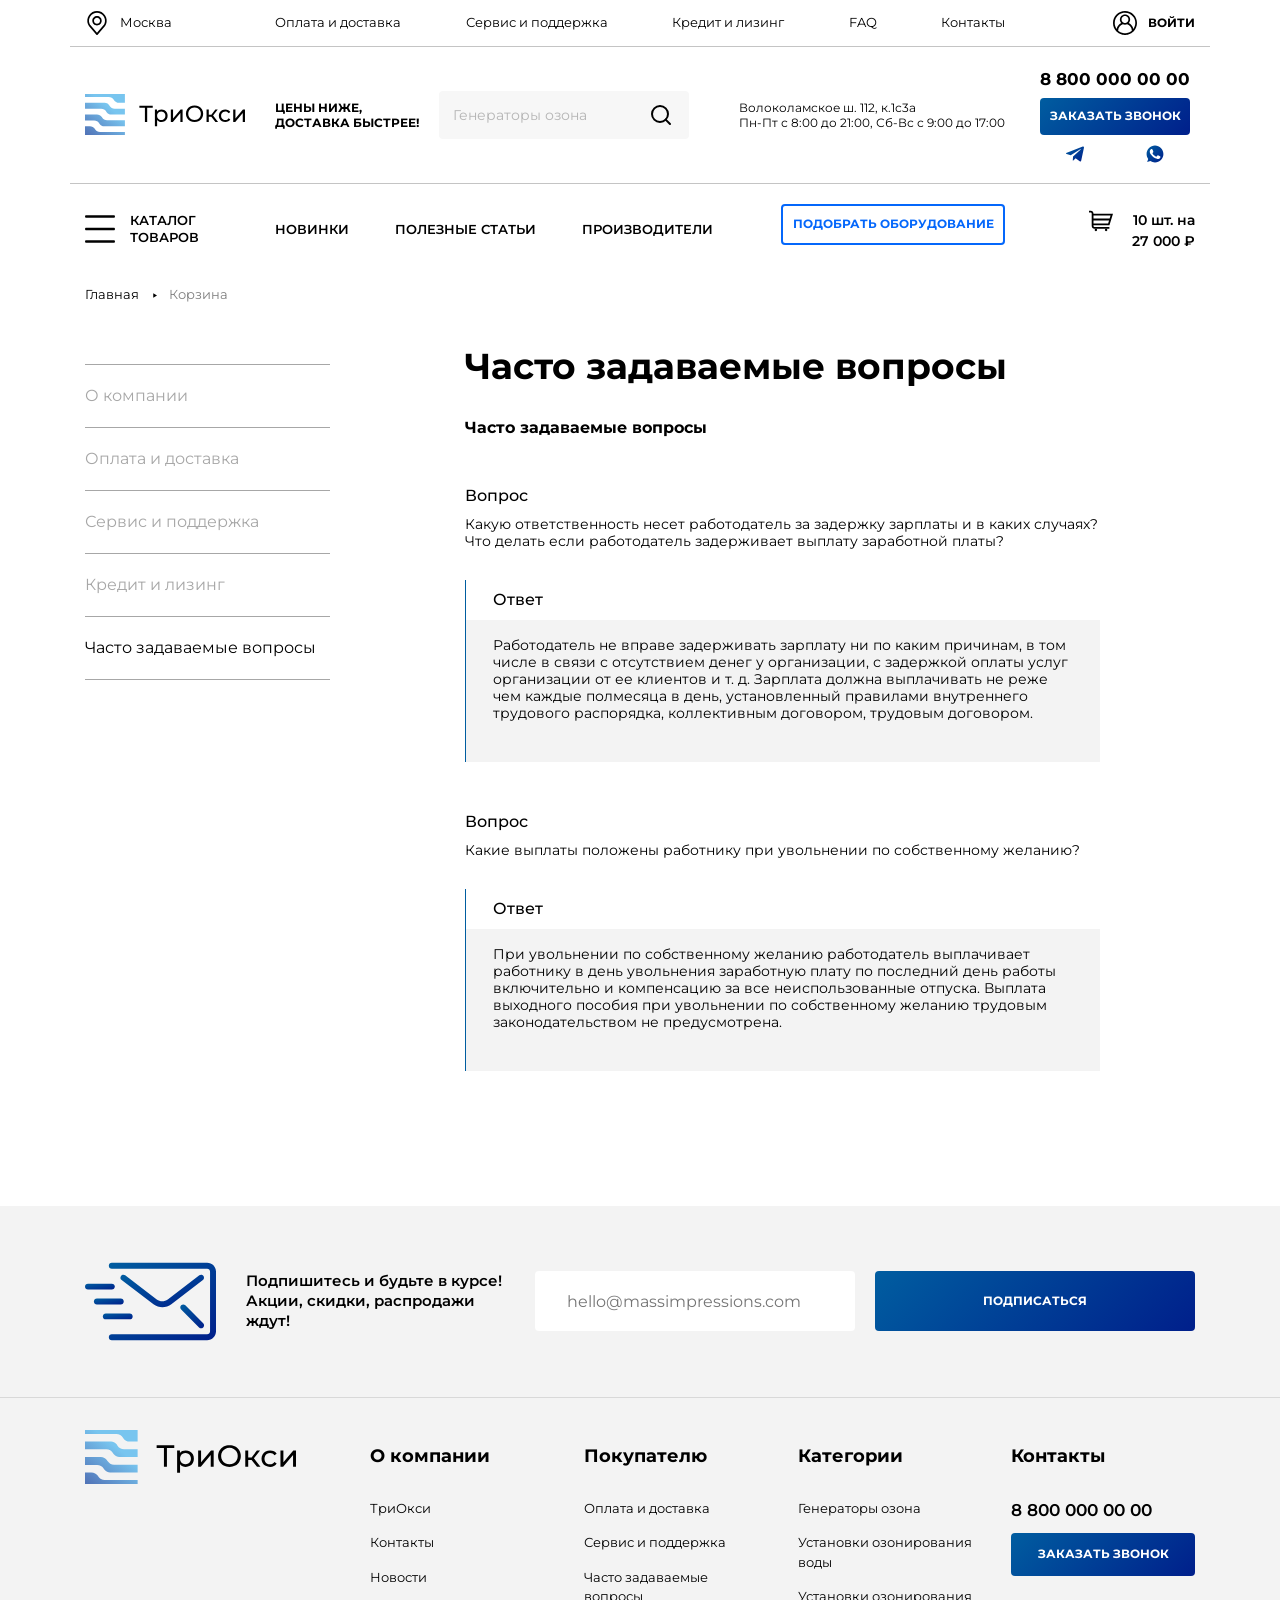
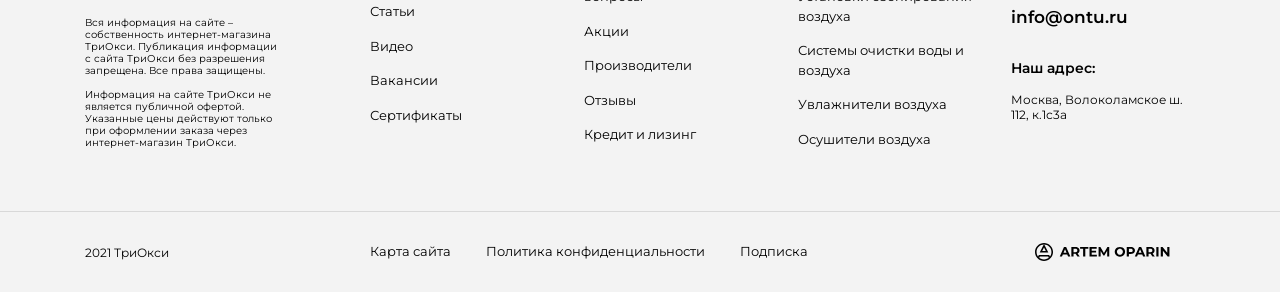
<file: faq.html>
<!doctype html>
<html lang="ru">

<head>
  <meta charset="UTF-8">
  <meta name="viewport" content="width=device-width,initial-scale=1">
  <meta http-equiv="X-UA-Compatible" content="ie=edge">
  <link rel="shortcut icon" href="img/favicon/favicon.ico">
  <link rel="icon" type="image/vnd.microsoft.icon" href="img/favicon/favicon.ico">
  <link rel="icon" type="image/x-icon" href="img/favicon/favicon.ico">
  <link rel="icon" href="img/favicon/favicon.ico">
  <title>Title</title>
  <link href="vendors~main.css" rel="stylesheet">
  <link href="main.css" rel="stylesheet">
</head>

<body>
  <header class="header">
    <div class="container">
      <div class="row header__row d-flex align-items-center">
        <div class="col-3 col-sm-4 col-lg-2">
          <div class="header__burger js-burger"><span class="js-burger"></span></div>
          <div class="header__burger-fixed"></div><a href="#" class="header__city d-none d-lg-flex align-items-center js-region"><img src="img/map.svg" alt="map" class="js-region"> <span class="js-region js-region-city"></span></a>
        </div>
        <div class="col-6 col-sm-4 col-lg-8 js-adaptive-logo d-flex justify-content-center d-lg-block">
          <div class="hamburger-menu">
            <nav id="header-menu-one"><a href="#">Оплата и доставка</a> <a href="#">Сервис и поддержка</a> <a href="#">Кредит и лизинг</a> <a href="#">FAQ</a> <a href="#">Контакты</a></nav>
          </div>
        </div>
        <div class="col-3 col-sm-4 col-lg-2"><a href="" class="header__login d-flex align-items-center justify-content-end"><img src="img/user.svg" alt="user"> <span>ВОЙТИ</span></a></div>
      </div>
      <div class="row header__row d-none d-lg-flex align-items-center">
        <div class="col-2"><a data-da=".js-adaptive-logo,991,1" href="index.html" class="header__logo"><img src="img/logoheader.svg" alt=""></a></div>
        <div class="col-7 col-xl-8 d-flex align-items-center justify-content-between">
          <div class="header__text">Цены ниже,<br>доставка быстрее!</div>
          <div class="header__search">
            <div class="header__search-img"><img src="img/search.svg" class="js-search" alt=""></div>
            <form action="POST">
              <div class="form-wrapper-header"><span><input type="search" class="form-control" placeholder="Генераторы озона"> </span><span><button type="submit"><img src="img/search.svg" alt=""></button></span></div>
            </form>
          </div>
          <div class="header__info">Волоколамское ш. 112, к.1с3а<br>Пн-Пт с 8:00 до 21:00, Сб-Вс с 9:00 до 17:00</div>
        </div>
        <div class="col-3 col-xl-2 d-flex justify-content-end">
          <div class="header__tel d-flex align-items-center flex-wrap justify-content-between"><a href="tel:88000000000" class="header__link">8 800 000 00 00 </a><a href="#" class="btn header__btn js-call">ЗАКАЗАТЬ ЗВОНОК </a><a href="#" class="header__icon"><img src="img/telegram.svg" alt=""> </a><a href="#" class="header__icon"><img src="img/whatsapp.svg" alt=""></a></div>
        </div>
      </div>
      <div class="row header__row d-flex align-items-center">
        <div class="col-3 col-sm-4 col-lg-2"><a href="#" class="header__catalog d-flex align-items-center"><img src="img/burger.svg" alt="" class="d-none d-lg-block"> <span>КАТАЛОГ ТОВАРОВ</span></a>
          <div class="header-catalog__wrapper">
            <div class="container">
              <div class="row">
                <div class="col-12 col-lg-7 col-xl-6">
                  <ul class="header-catalog__list">
                    <li><a href="#">Генераторы озона</a></li>
                    <li><a href="#">Установки озонирования воды</a></li>
                    <li><a href="#">Установки озонирования воздуха</a></li>
                    <li><a href="#">Системы очистки воды и воздуха</a></li>
                    <li><a href="#">Увлажнители воздуха</a></li>
                    <li><a href="#">Осушители воздуха</a></li>
                    <li><a href="#">Генераторы озона</a></li>
                    <li><a href="#">Установки озонирования воды</a></li>
                    <li><a href="#">Генераторы озона</a></li>
                    <li><a href="#">Установки озонирования воды</a></li>
                    <li><a href="#">Установки озонирования воздуха</a></li>
                    <li><a href="#">Системы очистки воды и воздуха</a></li>
                    <li><a href="#">Увлажнители воздуха</a></li>
                    <li><a href="#">Осушители воздуха</a></li>
                    <li><a href="#">Генераторы озона</a></li>
                    <li><a href="#">Генераторы озона</a></li>
                  </ul>
                </div>
                <div class="d-none d-lg-flex col-lg-5 col-xl-6">
                  <div class="header-catalog__img" style="background-image: url('img/menuhoverbg.jpg');"><img src="img/menuhover.png" alt=""></div>
                </div>
              </div>
            </div>
          </div>
        </div>
        <div class="col-6 col-sm-4 col-lg-8 d-flex justify-content-center justify-content-lg-between align-items-center">
          <nav data-da=".hamburger-menu,991,last" id="header-menu-two"><a href="#">НОВИНКИ</a> <a href="#">ПОЛЕЗНЫЕ СТАТЬИ</a> <a href="#">ПРОИЗВОДИТЕЛИ</a></nav><a href="#" class="btn btn-blue header__btn js-assortment">ПОДОБРАТЬ ОБОРУДОВАНИЕ</a>
        </div>
        <div class="col-3 col-sm-4 col-lg-2">
          <div class="header__basket d-flex align-items-center"><img src="img/basketico.svg" alt=""> <span>10 шт. на </span><span>&nbsp; 27 000 ₽</span></div>
        </div>
      </div>
    </div>
  </header>
  <main class="main">
    <nav class="headcrumbs">
      <div class="container">
        <div class="row">
          <div class="col-12 d-flex flex-wrap"><a href="index.html" class="headcrumbs__link">Главная</a> <a href="#" class="headcrumbs__link">Корзина</a></div>
        </div>
      </div>
    </nav>
    <section class="aboutus">
      <div class="container">
        <div class="row">
          <div class="col-12 col-md-4">
            <nav class="aside-menu"><a href="#" class="aside-menu__link">О компании</a> <a href="#" class="aside-menu__link">Оплата и доставка</a> <a href="#" class="aside-menu__link">Сервис и поддержка</a> <a href="#" class="aside-menu__link">Кредит и лизинг</a> <a href="#" class="aside-menu__link active">Часто задаваемые вопросы</a></nav>
          </div>
          <div class="col-12 col-md-8 col-xl-7">
            <div class="row">
              <div class="col-12">
                <h1 class="title aboutus__title">Часто задаваемые вопросы</h1>
              </div>
              <div class="col-12">
                <div class="aboutus__content">
                  <h3>Часто задаваемые вопросы</h3>
                  <div class="faq__item">
                    <h4>Вопрос</h4>
                    <p>Какую ответственность несет работодатель за задержку зарплаты и в каких случаях? Что делать если работодатель задерживает выплату заработной платы?</p>
                    <div class="faq__answer">
                      <div class="faq__top">Ответ</div>
                      <div class="faq__bottom">Работодатель не вправе задерживать зарплату ни по каким причинам, в том числе в связи с отсутствием денег у организации, с задержкой оплаты услуг организации от ее клиентов и т. д. Зарплата должна выплачивать не реже чем каждые полмесяца в день, установленный правилами внутреннего трудового распорядка, коллективным договором, трудовым договором.</div>
                    </div>
                  </div>
                  <div class="faq__item">
                    <h4>Вопрос</h4>
                    <p>Какие выплаты положены работнику при увольнении по собственному желанию?</p>
                    <div class="faq__answer">
                      <div class="faq__top">Ответ</div>
                      <div class="faq__bottom">При увольнении по собственному желанию работодатель выплачивает работнику в день увольнения заработную плату по последний день работы включительно и компенсацию за все неиспользованные отпуска. Выплата выходного пособия при увольнении по собственному желанию трудовым законодательством не предусмотрена.</div>
                    </div>
                  </div>
                </div>
              </div>
            </div>
          </div>
        </div>
      </div>
    </section>
  </main>
  <footer class="footer">
    <div class="footer__line">
      <div class="container">
        <div class="row">
          <div class="col-12 justify-content-between flex-wrap flex-lg-nowrap d-flex align-items-center justify-content-lg-center">
            <div class="footer-form__img"><img src="img/mail.svg" alt=""></div>
            <div class="footer-form__text">Подпишитесь и будьте в курсе!<br>Акции, скидки, распродажи ждут!</div><input type="email" class="form-control form__input footer-form__input" placeholder="hello@massimpressions.com"> <button type="submit" class="btn footer-form__btn">подписаться</button>
          </div>
        </div>
      </div>
    </div>
    <div class="footer__line-two">
      <div class="container">
        <div class="row">
          <div class="col-12 col-xl-3 d-flex justify-content-center align-items-center align-items-xl-start flex-xl-column justify-content-md-between"><a href="#" class="footer__logo d-flex"><img src="img/logof.svg" alt=""></a>
            <p class="footer__descr">Вся информация на сайте – собственность интернет-магазина ТриОкси. Публикация информации с сайта ТриОкси без разрешения запрещена. Все права защищены.<br><br>Информация на сайте ТриОкси не является публичной офертой. Указанные цены действуют только при оформлении заказа через интернет-магазин ТриОкси.</p>
          </div>
          <div class="col-12 col-xl-9">
            <div class="row">
              <div class="col-12 col-sm-6 col-md-3">
                <h3 class="js-footer-title footer__title">О компании</h3>
                <nav class="js-footer-menu footer__menu"><a href="#">ТриОкси</a> <a href="#">Контакты</a> <a href="#">Новости</a> <a href="#">Статьи</a> <a href="#">Видео</a> <a href="#">Вакансии</a> <a href="#">Сертификаты</a></nav>
              </div>
              <div class="col-12 col-sm-6 col-md-3">
                <h3 class="js-footer-title footer__title">Покупателю</h3>
                <nav class="js-footer-menu footer__menu"><a href="#">Оплата и доставка</a> <a href="#">Сервис и поддержка</a> <a href="#">Часто задаваемые вопросы</a> <a href="#">Акции</a> <a href="#">Производители</a> <a href="#">Отзывы</a> <a href="#">Кредит и лизинг</a></nav>
              </div>
              <div class="col-12 col-sm-6 col-md-3">
                <h3 class="js-footer-title footer__title">Категории</h3>
                <nav class="js-footer-menu footer__menu"><a href="#">Генераторы озона</a> <a href="#">Установки озонирования воды</a> <a href="#">Установки озонирования воздуха</a> <a href="#">Системы очистки воды и воздуха</a> <a href="#">Увлажнители воздуха</a> <a href="#">Осушители воздуха</a></nav>
              </div>
              <div class="col-12 col-sm-6 col-md-3 d-flex flex-column align-items-center d-sm-block">
                <h3 class="footer__title">Контакты</h3><a href="tel:88000000000" class="footer__link">8 800 000 00 00</a> <a href="#" class="btn footer__btn js-call">ЗАКАЗАТЬ ЗВОНОК</a> <a href="mailto:info@ontu.ru" class="footer__link">info@ontu.ru</a>
                <h4 class="footer__subtitle">Наш адрес:</h4>
                <p class="footer__text">Москва, Волоколамское ш. 112, к.1с3а</p>
              </div>
            </div>
          </div>
        </div>
      </div>
    </div>
    <div class="footer__line-three">
      <div class="container">
        <div class="row d-flex align-items-center">
          <div class="col-12 col-lg-3 d-flex align-items-center justify-content-center d-lg-block">
            <div class="footer__text">2021 ТриОкси</div>
          </div>
          <div class="col-12 col-lg-7 d-flex align-items-center justify-content-center d-lg-block">
            <nav id="footer-menu-copy"><a href="#">Карта сайта</a> <a href="#">Политика конфиденциальности</a> <a href="#" class="js-subscribe">Подписка</a></nav>
          </div>
          <div class="col-12 col-lg-2 d-flex align-items-center justify-content-center d-lg-block">
            <div class="footer__oparin"><a href="#"><img src="img/oparin.svg" alt=""></a></div>
          </div>
        </div>
      </div>
    </div>
  </footer><!-- MODAL -->
  <aside class="js-sidebars">
    <section class="modal-call">
      <div class="modal-call__wrapper">
        <h2 class="title modal-call__title">Заказать звонок</h2>
        <div class="d-flex justify-content-center">
          <div class="help__line"></div>
        </div>
        <div class="modal-call__text">Заполните форму и мы Вам перезвоним</div>
        <div class="modal-form">
          <form action="post">
            <div class="modal-form__wrapper"><span><input type="text" class="form-control form__input modal-form__input" placeholder="Ваше имя"> </span><span><input type="tel" class="form-control form__input modal-form__input" placeholder="Ваш телефон"> </span><button type="submit" class="btn modal-form__btn modal-call__btn">заказать звонок</button> <input type="checkbox" class="form-control check help-form__check" name="agreement" checked="checked" id="form-call"> <label for="form-call" class="agreement help-form__agreement">Я согласен условиями предоставления услуг и обработкой моих персональных данных при нажатии “Заказать звонок”</label></div>
          </form>
        </div>
        <div class="modal-call__exit"><svg width="32" height="32" viewBox="0 0 32 32" fill="none" xmlns="http://www.w3.org/2000/svg">
            <path d="M27.785 1.85779L1.85785 27.785C1.20696 28.4359 1.20695 29.4911 1.85785 30.142C2.50874 30.7929 3.56401 30.7929 4.2149 30.142L30.1421 4.21477C30.793 3.56387 30.793 2.5086 30.1421 1.85771C29.4913 1.20682 28.4359 1.20689 27.785 1.85779Z" fill="black" />
            <path d="M4.21498 1.85779L30.1421 27.785C30.793 28.4359 30.793 29.4911 30.1422 30.142C29.4913 30.7929 28.436 30.7929 27.7851 30.142L1.85786 4.21477C1.20697 3.56388 1.20696 2.50861 1.85785 1.85771C2.50875 1.20682 3.56409 1.20689 4.21498 1.85779Z" fill="black" />
          </svg></div>
      </div>
    </section>
    <section class="modal-region">
      <div class="modal-region__wrapper">
        <h2 class="title modal-region__title">Выбрать город</h2>
        <div class="modal-region__row">
          <p class="modal-region__city">Ваш город: <span class="js-select-city">Санкт-Петербург</span>?</p><a href="#" class="btn modal-region__btn js-region-close">да</a>
        </div>
        <div class="modal-region__row d-none">
          <form action="post" method="post" class="form-search modal-region__form"><input type="search" class="form-control form__input modal-region__search" placeholder="Найди здесь"></form><a href="#" class="btn modal-region__btn"><svg width="21" height="20" viewBox="0 0 21 20" fill="none" xmlns="http://www.w3.org/2000/svg">
              <circle cx="9.5" cy="9" r="8" stroke="white" stroke-width="2" stroke-linecap="round" stroke-linejoin="round" />
              <path d="M19.5 19L15.15 14.65" stroke="white" stroke-width="2" stroke-linecap="round" stroke-linejoin="round" />
            </svg></a>
        </div>
        <ul class="modal-region__list">
          <li><a href="#" class="modal-region__link">Москва</a></li>
          <li><a href="#" class="modal-region__link">Санкт-Петербург</a></li>
          <li><a href="#" class="modal-region__link">Дубай</a></li>
          <li><a href="#" class="modal-region__link">Токио</a></li>
          <li><a href="#" class="modal-region__link">Лондон</a></li>
          <li><a href="#" class="modal-region__link">Рим</a></li>
          <li><a href="#" class="modal-region__link">Москва</a></li>
          <li><a href="#" class="modal-region__link">Санкт-Петербург</a></li>
          <li><a href="#" class="modal-region__link">Дубай</a></li>
          <li><a href="#" class="modal-region__link">Токио</a></li>
          <li><a href="#" class="modal-region__link">Лондон</a></li>
          <li><a href="#" class="modal-region__link">Рим</a></li>
          <li><a href="#" class="modal-region__link">Москва</a></li>
          <li><a href="#" class="modal-region__link">Санкт-Петербург</a></li>
          <li><a href="#" class="modal-region__link">Дубай</a></li>
          <li><a href="#" class="modal-region__link">Токио</a></li>
          <li><a href="#" class="modal-region__link">Лондон</a></li>
          <li><a href="#" class="modal-region__link">Рим</a></li>
          <li><a href="#" class="modal-region__link">Москва</a></li>
          <li><a href="#" class="modal-region__link">Санкт-Петербург</a></li>
          <li><a href="#" class="modal-region__link">Дубай</a></li>
          <li><a href="#" class="modal-region__link">Токио</a></li>
          <li><a href="#" class="modal-region__link">Лондон</a></li>
          <li><a href="#" class="modal-region__link">Рим</a></li>
          <li><a href="#" class="modal-region__link">Москва</a></li>
          <li><a href="#" class="modal-region__link">Санкт-Петербург</a></li>
          <li><a href="#" class="modal-region__link">Дубай</a></li>
          <li><a href="#" class="modal-region__link">Токио</a></li>
          <li><a href="#" class="modal-region__link">Лондон</a></li>
          <li><a href="#" class="modal-region__link">Рим</a></li>
          <li><a href="#" class="modal-region__link">Москва</a></li>
          <li><a href="#" class="modal-region__link">Санкт-Петербург</a></li>
          <li><a href="#" class="modal-region__link">Дубай</a></li>
          <li><a href="#" class="modal-region__link">Токио</a></li>
          <li><a href="#" class="modal-region__link">Лондон</a></li>
          <li><a href="#" class="modal-region__link">Рим</a></li>
        </ul>
        <div class="modal-region__exit"><svg width="32" height="32" viewBox="0 0 32 32" fill="none" xmlns="http://www.w3.org/2000/svg">
            <path d="M27.785 1.85779L1.85785 27.785C1.20696 28.4359 1.20695 29.4911 1.85785 30.142C2.50874 30.7929 3.56401 30.7929 4.2149 30.142L30.1421 4.21477C30.793 3.56387 30.793 2.5086 30.1421 1.85771C29.4913 1.20682 28.4359 1.20689 27.785 1.85779Z" fill="black" />
            <path d="M4.21498 1.85779L30.1421 27.785C30.793 28.4359 30.793 29.4911 30.1422 30.142C29.4913 30.7929 28.436 30.7929 27.7851 30.142L1.85786 4.21477C1.20697 3.56388 1.20696 2.50861 1.85785 1.85771C2.50875 1.20682 3.56409 1.20689 4.21498 1.85779Z" fill="black" />
          </svg></div>
      </div>
    </section>
    <section class="modal-one-click">
      <div class="modal-one-click__wrapper">
        <h2 class="title modal-call__title">Купить в 1 клик</h2>
        <div class="d-flex justify-content-center">
          <div class="help__line"></div>
        </div>
        <div class="modal-one-click__img"><img src="img/modal.jpg" alt=""></div>
        <p class="modal-one-click__name">Ozmetr-W озонометр воды</p>
        <p class="modal-one-click__price">25 050 ₽</p>
        <div class="modal-call__text">Заполните форму и мы Вам перезвоним</div>
        <div class="modal-form">
          <form action="post">
            <div class="modal-form__wrapper"><span><input type="tel" class="form-control form__input modal-form__input" placeholder="Ваш телефон"> </span><button type="submit" class="btn modal-form__btn modal-one-click__btn">подобрать</button> <input type="checkbox" class="form-control check help-form__check" name="agreement" checked="checked" id="form-one-click"> <label for="form-one-click" class="agreement help-form__agreement">Я согласен условиями предоставления услуг и обработкой моих персональных данных при нажатии “Заказать”</label></div>
          </form>
        </div>
        <div class="modal-one-click__exit"><svg width="32" height="32" viewBox="0 0 32 32" fill="none" xmlns="http://www.w3.org/2000/svg">
            <path d="M27.785 1.85779L1.85785 27.785C1.20696 28.4359 1.20695 29.4911 1.85785 30.142C2.50874 30.7929 3.56401 30.7929 4.2149 30.142L30.1421 4.21477C30.793 3.56387 30.793 2.5086 30.1421 1.85771C29.4913 1.20682 28.4359 1.20689 27.785 1.85779Z" fill="black" />
            <path d="M4.21498 1.85779L30.1421 27.785C30.793 28.4359 30.793 29.4911 30.1422 30.142C29.4913 30.7929 28.436 30.7929 27.7851 30.142L1.85786 4.21477C1.20697 3.56388 1.20696 2.50861 1.85785 1.85771C2.50875 1.20682 3.56409 1.20689 4.21498 1.85779Z" fill="black" />
          </svg></div>
      </div>
    </section>
    <section class="modal-assortment">
      <div class="modal-assortment__wrapper">
        <h2 class="title modal-call__title">Подобрать<br>оборудование</h2>
        <div class="d-flex justify-content-center">
          <div class="help__line"></div>
        </div>
        <div class="modal-call__text">Заполните форму и мы Вам перезвоним</div>
        <div class="modal-form">
          <form action="post">
            <div class="modal-form__wrapper"><span><input type="text" class="form-control form__input modal-form__input" placeholder="Ваше имя"> </span><span><input type="tel" class="form-control form__input modal-form__input" placeholder="Ваш телефон"></span>
              <div class="selectric">
                <div class="label"><span>Тип оборудования</span> <b class="selectric-button"><img src="img/selectric-ar.svg" alt=""></b></div>
                <div class="selectric-options hidden">
                  <ul>
                    <li>Тип</li>
                    <li>Тип</li>
                    <li>Тип</li>
                    <li>Тип</li>
                    <li>Тип</li>
                    <li>Тип</li>
                    <li>Тип</li>
                    <li>Тип</li>
                  </ul>
                </div>
              </div><span><textarea name="your-comment" id="your-comment" cols="30" rows="10" placeholder="Ваш комментарий"></textarea> </span><button type="submit" class="btn modal-form__btn modal-one-click__btn">подобрать</button> <input type="checkbox" class="form-control check help-form__check" name="agreement" checked="checked" id="form-assortment"> <label for="form-assortment" class="agreement help-form__agreement">Я согласен условиями предоставления услуг и обработкой моих персональных данных при нажатии “Подобрать”</label>
            </div>
          </form>
        </div>
        <div class="modal-assortment__exit"><svg width="32" height="32" viewBox="0 0 32 32" fill="none" xmlns="http://www.w3.org/2000/svg">
            <path d="M27.785 1.85779L1.85785 27.785C1.20696 28.4359 1.20695 29.4911 1.85785 30.142C2.50874 30.7929 3.56401 30.7929 4.2149 30.142L30.1421 4.21477C30.793 3.56387 30.793 2.5086 30.1421 1.85771C29.4913 1.20682 28.4359 1.20689 27.785 1.85779Z" fill="black" />
            <path d="M4.21498 1.85779L30.1421 27.785C30.793 28.4359 30.793 29.4911 30.1422 30.142C29.4913 30.7929 28.436 30.7929 27.7851 30.142L1.85786 4.21477C1.20697 3.56388 1.20696 2.50861 1.85785 1.85771C2.50875 1.20682 3.56409 1.20689 4.21498 1.85779Z" fill="black" />
          </svg></div>
      </div>
    </section>
    <section class="modal-job">
      <div class="modal-assortment__wrapper">
        <h2 class="title modal-call__title">Отправить резюме</h2>
        <div class="d-flex justify-content-center">
          <div class="help__line"></div>
        </div>
        <div class="modal-call__text">Заполните форму и мы Вам перезвоним</div>
        <div class="modal-form">
          <form action="post">
            <div class="modal-form__wrapper"><span><input type="text" class="form-control form__input modal-form__input" placeholder="Ваше имя"> </span><span><input type="tel" class="form-control form__input modal-form__input" placeholder="Ваш телефон"></span>
              <div class="selectric">
                <div class="label"><span>Вакансия</span> <b class="selectric-button"><img src="img/selectric-ar.svg" alt=""></b></div>
                <div class="selectric-options hidden">
                  <ul>
                    <li>Вакансия</li>
                    <li>Вакансия</li>
                    <li>Вакансия</li>
                    <li>Вакансия</li>
                    <li>Вакансия</li>
                  </ul>
                </div>
              </div><span><textarea name="your-about" id="your-about" cols="30" rows="10" placeholder="Расскажите о себе"></textarea> </span><button type="submit" class="btn modal-form__btn modal-one-click__btn">Отправить</button> <input type="checkbox" class="form-control check help-form__check" name="agreement" checked="checked" id="form-job"> <label for="form-job" class="agreement help-form__agreement">Я согласен условиями предоставления услуг и обработкой моих персональных данных при нажатии “Отправить”</label>
            </div>
          </form>
        </div>
        <div class="modal-job__exit"><svg width="32" height="32" viewBox="0 0 32 32" fill="none" xmlns="http://www.w3.org/2000/svg">
            <path d="M27.785 1.85779L1.85785 27.785C1.20696 28.4359 1.20695 29.4911 1.85785 30.142C2.50874 30.7929 3.56401 30.7929 4.2149 30.142L30.1421 4.21477C30.793 3.56387 30.793 2.5086 30.1421 1.85771C29.4913 1.20682 28.4359 1.20689 27.785 1.85779Z" fill="black" />
            <path d="M4.21498 1.85779L30.1421 27.785C30.793 28.4359 30.793 29.4911 30.1422 30.142C29.4913 30.7929 28.436 30.7929 27.7851 30.142L1.85786 4.21477C1.20697 3.56388 1.20696 2.50861 1.85785 1.85771C2.50875 1.20682 3.56409 1.20689 4.21498 1.85779Z" fill="black" />
          </svg></div>
      </div>
    </section>
    <section class="modal-subscribe">
      <div class="modal-one-click__wrapper">
        <h2 class="title modal-call__title">Подписаться</h2>
        <div class="d-flex justify-content-center">
          <div class="help__line"></div>
        </div>
        <div class="modal-call__text">Заполните форму и мы будем присылать вам самые интересные новости</div>
        <div class="modal-form">
          <form action="post">
            <div class="modal-form__wrapper"><span><input type="text" class="form-control form__input modal-form__input" placeholder="Ваше Имя"> </span><span><input type="email" class="form-control form__input modal-form__input" placeholder="Ваш email"> </span><button type="submit" class="btn modal-form__btn modal-one-click__btn">подписаться</button> <input type="checkbox" class="form-control check help-form__check" name="agreement" checked="checked" id="form-subscribe"> <label for="form-subscribe" class="agreement help-form__agreement">Я согласен условиями предоставления услуг и обработкой моих персональных данных при нажатии “Подписаться”</label></div>
          </form>
        </div>
        <div class="modal-subscribe__exit"><svg width="32" height="32" viewBox="0 0 32 32" fill="none" xmlns="http://www.w3.org/2000/svg">
            <path d="M27.785 1.85779L1.85785 27.785C1.20696 28.4359 1.20695 29.4911 1.85785 30.142C2.50874 30.7929 3.56401 30.7929 4.2149 30.142L30.1421 4.21477C30.793 3.56387 30.793 2.5086 30.1421 1.85771C29.4913 1.20682 28.4359 1.20689 27.785 1.85779Z" fill="black" />
            <path d="M4.21498 1.85779L30.1421 27.785C30.793 28.4359 30.793 29.4911 30.1422 30.142C29.4913 30.7929 28.436 30.7929 27.7851 30.142L1.85786 4.21477C1.20697 3.56388 1.20696 2.50861 1.85785 1.85771C2.50875 1.20682 3.56409 1.20689 4.21498 1.85779Z" fill="black" />
          </svg></div>
      </div>
    </section>
  </aside><!-- !MODAL -->
  <script src="vendors~main.js"></script>
  <script src="main.js"></script>
</body>

</html>
</file>
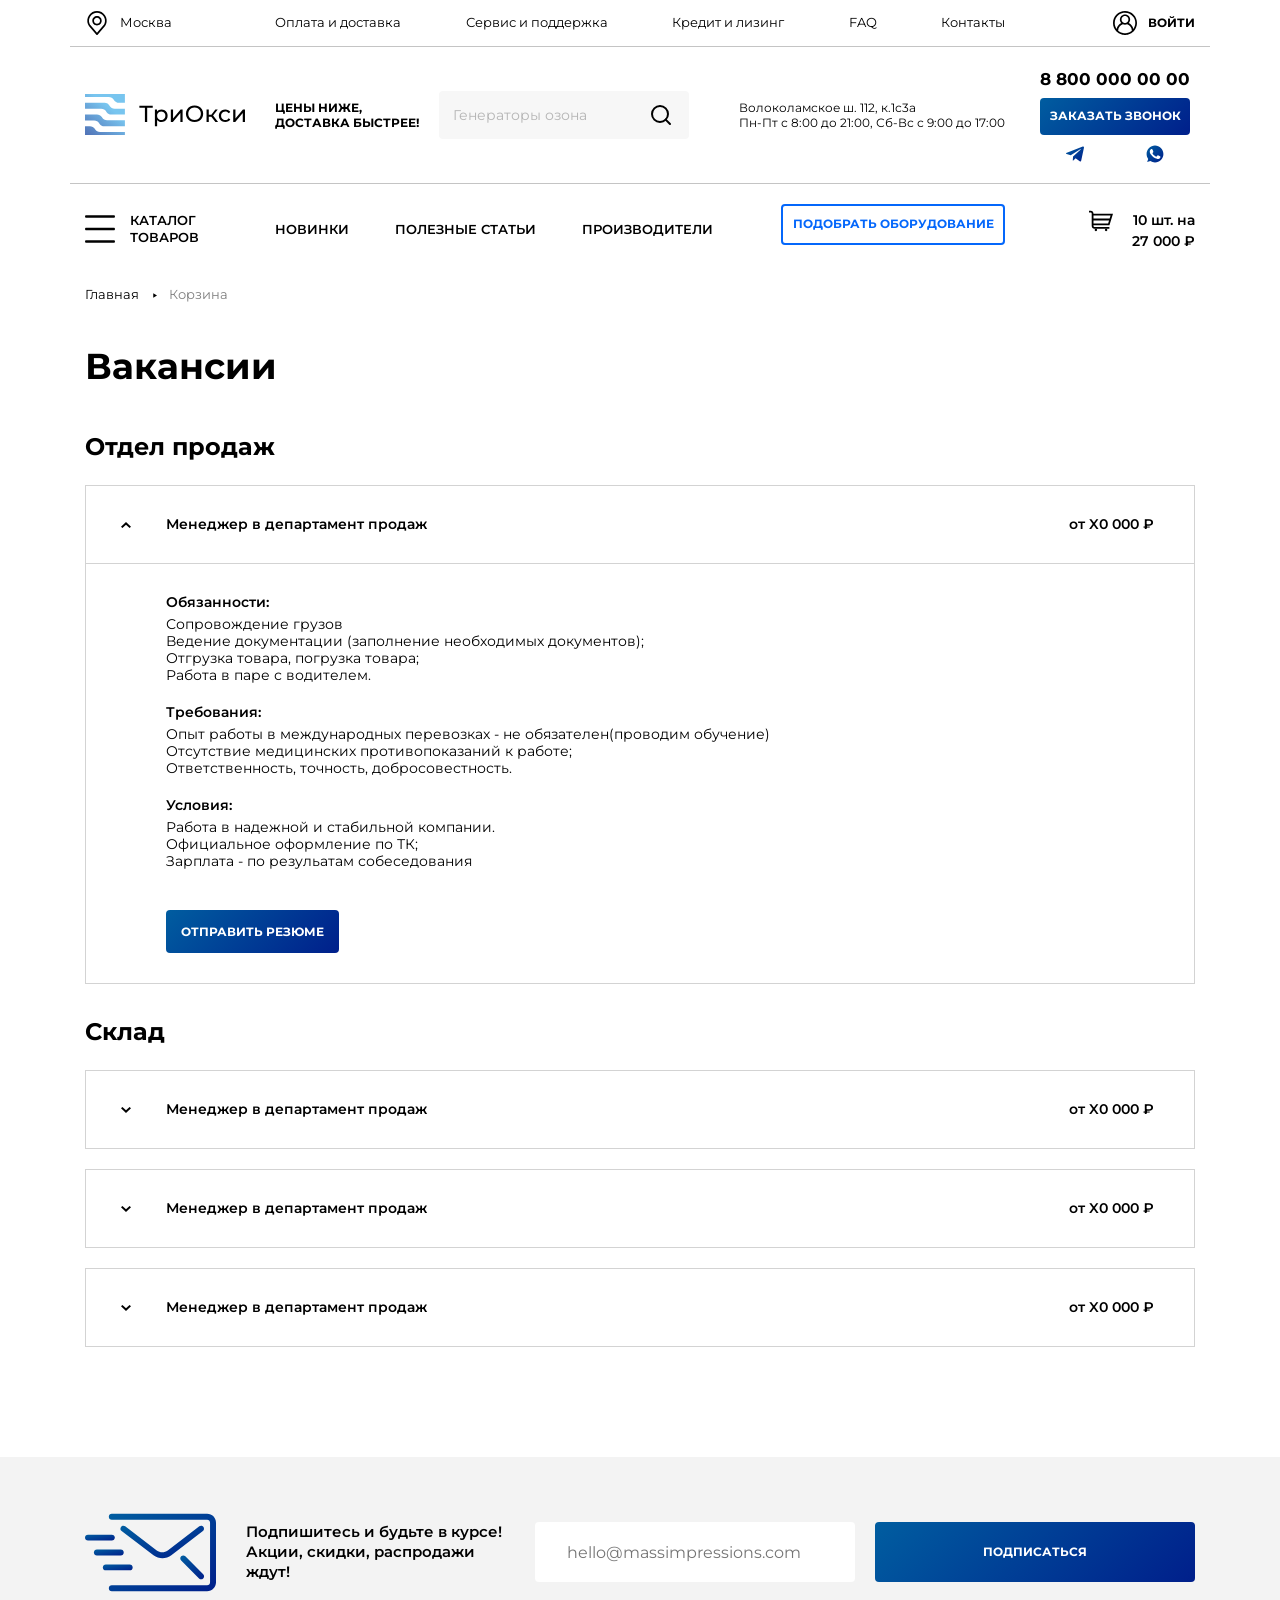
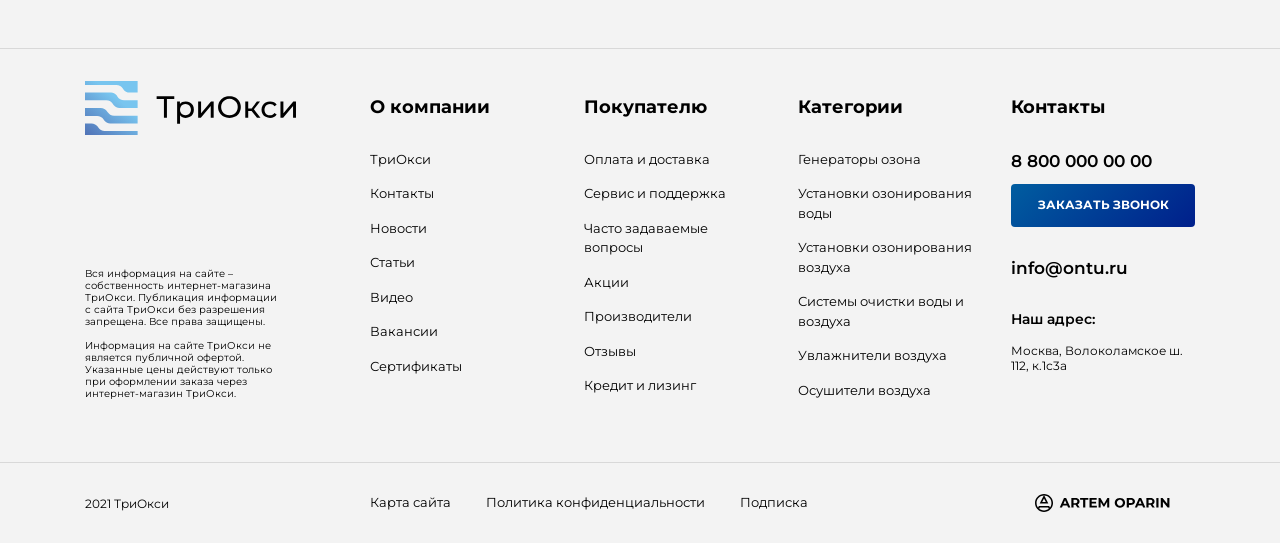
<file: job.html>
<!doctype html>
<html lang="ru">

<head>
  <meta charset="UTF-8">
  <meta name="viewport" content="width=device-width,initial-scale=1">
  <meta http-equiv="X-UA-Compatible" content="ie=edge">
  <link rel="shortcut icon" href="img/favicon/favicon.ico">
  <link rel="icon" type="image/vnd.microsoft.icon" href="img/favicon/favicon.ico">
  <link rel="icon" type="image/x-icon" href="img/favicon/favicon.ico">
  <link rel="icon" href="img/favicon/favicon.ico">
  <title>Title</title>
  <link href="vendors~main.css" rel="stylesheet">
  <link href="main.css" rel="stylesheet">
</head>

<body>
  <header class="header">
    <div class="container">
      <div class="row header__row d-flex align-items-center">
        <div class="col-3 col-sm-4 col-lg-2">
          <div class="header__burger js-burger"><span class="js-burger"></span></div>
          <div class="header__burger-fixed"></div><a href="#" class="header__city d-none d-lg-flex align-items-center js-region"><img src="img/map.svg" alt="map" class="js-region"> <span class="js-region js-region-city">Москва</span></a>
        </div>
        <div class="col-6 col-sm-4 col-lg-8 js-adaptive-logo d-flex justify-content-center d-lg-block">
          <div class="hamburger-menu">
            <nav id="header-menu-one"><a href="#">Оплата и доставка</a> <a href="#">Сервис и поддержка</a> <a href="#">Кредит и лизинг</a> <a href="#">FAQ</a> <a href="#">Контакты</a></nav>
          </div>
        </div>
        <div class="col-3 col-sm-4 col-lg-2"><a href="" class="header__login d-flex align-items-center justify-content-end"><img src="img/user.svg" alt="user"> <span>ВОЙТИ</span></a></div>
      </div>
      <div class="row header__row d-none d-lg-flex align-items-center">
        <div class="col-2"><a data-da=".js-adaptive-logo,991,1" href="index.html" class="header__logo"><img src="img/logoheader.svg" alt=""></a></div>
        <div class="col-7 col-xl-8 d-flex align-items-center justify-content-between">
          <div class="header__text">Цены ниже,<br>доставка быстрее!</div>
          <div class="header__search">
            <div class="header__search-img"><img src="img/search.svg" class="js-search" alt=""></div>
            <form action="POST">
              <div class="form-wrapper-header"><span><input type="search" class="form-control" placeholder="Генераторы озона"> </span><span><button type="submit"><img src="img/search.svg" alt=""></button></span></div>
            </form>
          </div>
          <div class="header__info">Волоколамское ш. 112, к.1с3а<br>Пн-Пт с 8:00 до 21:00, Сб-Вс с 9:00 до 17:00</div>
        </div>
        <div class="col-3 col-xl-2 d-flex justify-content-end">
          <div class="header__tel d-flex align-items-center flex-wrap justify-content-between"><a href="tel:88000000000" class="header__link">8 800 000 00 00 </a><a href="#" class="btn header__btn js-call">ЗАКАЗАТЬ ЗВОНОК </a><a href="#" class="header__icon"><img src="img/telegram.svg" alt=""> </a><a href="#" class="header__icon"><img src="img/whatsapp.svg" alt=""></a></div>
        </div>
      </div>
      <div class="row header__row d-flex align-items-center">
        <div class="col-3 col-sm-4 col-lg-2"><a href="#" class="header__catalog d-flex align-items-center"><img src="img/burger.svg" alt="" class="d-none d-lg-block"> <span>КАТАЛОГ ТОВАРОВ</span></a>
          <div class="header-catalog__wrapper">
            <div class="container">
              <div class="row">
                <div class="col-12 col-lg-7 col-xl-6">
                  <ul class="header-catalog__list">
                    <li><a href="#">Генераторы озона</a></li>
                    <li><a href="#">Установки озонирования воды</a></li>
                    <li><a href="#">Установки озонирования воздуха</a></li>
                    <li><a href="#">Системы очистки воды и воздуха</a></li>
                    <li><a href="#">Увлажнители воздуха</a></li>
                    <li><a href="#">Осушители воздуха</a></li>
                    <li><a href="#">Генераторы озона</a></li>
                    <li><a href="#">Установки озонирования воды</a></li>
                    <li><a href="#">Генераторы озона</a></li>
                    <li><a href="#">Установки озонирования воды</a></li>
                    <li><a href="#">Установки озонирования воздуха</a></li>
                    <li><a href="#">Системы очистки воды и воздуха</a></li>
                    <li><a href="#">Увлажнители воздуха</a></li>
                    <li><a href="#">Осушители воздуха</a></li>
                    <li><a href="#">Генераторы озона</a></li>
                    <li><a href="#">Генераторы озона</a></li>
                  </ul>
                </div>
                <div class="d-none d-lg-flex col-lg-5 col-xl-6">
                  <div class="header-catalog__img" style="background-image: url('img/menuhoverbg.jpg');"><img src="img/menuhover.png" alt=""></div>
                </div>
              </div>
            </div>
          </div>
        </div>
        <div class="col-6 col-sm-4 col-lg-8 d-flex justify-content-center justify-content-lg-between align-items-center">
          <nav data-da=".hamburger-menu,991,last" id="header-menu-two"><a href="#">НОВИНКИ</a> <a href="#">ПОЛЕЗНЫЕ СТАТЬИ</a> <a href="#">ПРОИЗВОДИТЕЛИ</a></nav><a href="#" class="btn btn-blue header__btn js-assortment">ПОДОБРАТЬ ОБОРУДОВАНИЕ</a>
        </div>
        <div class="col-3 col-sm-4 col-lg-2">
          <div class="header__basket d-flex align-items-center"><img src="img/basketico.svg" alt=""> <span>10 шт. на </span><span>&nbsp; 27 000 ₽</span></div>
        </div>
      </div>
    </div>
  </header>
  <main class="main">
    <nav class="headcrumbs">
      <div class="container">
        <div class="row">
          <div class="col-12 d-flex flex-wrap"><a href="index.html" class="headcrumbs__link">Главная</a> <a href="#" class="headcrumbs__link">Корзина</a></div>
        </div>
      </div>
    </nav>
    <section class="job">
      <div class="container">
        <div class="row">
          <div class="col-12">
            <h1 class="title job__title">Вакансии</h1>
          </div>
          <div class="col-12">
            <h2 class="job__subtitle">Отдел продаж</h2>
          </div>
          <div class="col-12">
            <div class="job__item">
              <div class="job__header">
                <h3 class="job__name">Менеджер в департамент продаж</h3>
                <p class="job__price">от X0 000 ₽</p>
              </div>
              <div class="job__bottom">
                <h3>Обязанности:</h3>
                <ul>
                  <li>Сопровождение грузов</li>
                  <li>Ведение документации (заполнение необходимых документов);</li>
                  <li>Отгрузка товара, погрузка товара;</li>
                  <li>Работа в паре с водителем.</li>
                </ul>
                <h3>Требования:</h3>
                <ul>
                  <li>Опыт работы в международных перевозках - не обязателен(проводим обучение)</li>
                  <li>Отсутствие медицинских противопоказаний к работе;</li>
                  <li>Ответственность, точность, добросовестность.</li>
                </ul>
                <h3>Условия:</h3>
                <ul>
                  <li>Работа в надежной и стабильной компании.</li>
                  <li>Официальное оформление по ТК;</li>
                  <li>Зарплата - по резульатам собеседования</li>
                </ul><a href="#" class="btn job__btn js-job">отправить резюме</a>
              </div>
            </div>
          </div>
          <div class="col-12">
            <h2 class="job__subtitle">Склад</h2>
          </div>
          <div class="col-12">
            <div class="job__item">
              <div class="job__header">
                <h3 class="job__name">Менеджер в департамент продаж</h3>
                <p class="job__price">от X0 000 ₽</p>
              </div>
              <div class="job__bottom">
                <h3>Обязанности:</h3>
                <ul>
                  <li>Сопровождение грузов</li>
                  <li>Ведение документации (заполнение необходимых документов);</li>
                  <li>Отгрузка товара, погрузка товара;</li>
                  <li>Работа в паре с водителем.</li>
                </ul>
                <h3>Требования:</h3>
                <ul>
                  <li>Опыт работы в международных перевозках - не обязателен(проводим обучение)</li>
                  <li>Отсутствие медицинских противопоказаний к работе;</li>
                  <li>Ответственность, точность, добросовестность.</li>
                </ul>
                <h3>Условия:</h3>
                <ul>
                  <li>Работа в надежной и стабильной компании.</li>
                  <li>Официальное оформление по ТК;</li>
                  <li>Зарплата - по резульатам собеседования</li>
                </ul><a href="#" class="btn job__btn js-job">отправить резюме</a>
              </div>
            </div>
            <div class="job__item">
              <div class="job__header">
                <h3 class="job__name">Менеджер в департамент продаж</h3>
                <p class="job__price">от X0 000 ₽</p>
              </div>
              <div class="job__bottom">
                <h3>Обязанности:</h3>
                <ul>
                  <li>Сопровождение грузов</li>
                  <li>Ведение документации (заполнение необходимых документов);</li>
                  <li>Отгрузка товара, погрузка товара;</li>
                  <li>Работа в паре с водителем.</li>
                </ul>
                <h3>Требования:</h3>
                <ul>
                  <li>Опыт работы в международных перевозках - не обязателен(проводим обучение)</li>
                  <li>Отсутствие медицинских противопоказаний к работе;</li>
                  <li>Ответственность, точность, добросовестность.</li>
                </ul>
                <h3>Условия:</h3>
                <ul>
                  <li>Работа в надежной и стабильной компании.</li>
                  <li>Официальное оформление по ТК;</li>
                  <li>Зарплата - по резульатам собеседования</li>
                </ul><a href="#" class="btn job__btn js-job">отправить резюме</a>
              </div>
            </div>
            <div class="job__item">
              <div class="job__header">
                <h3 class="job__name">Менеджер в департамент продаж</h3>
                <p class="job__price">от X0 000 ₽</p>
              </div>
              <div class="job__bottom">
                <h3>Обязанности:</h3>
                <ul>
                  <li>Сопровождение грузов</li>
                  <li>Ведение документации (заполнение необходимых документов);</li>
                  <li>Отгрузка товара, погрузка товара;</li>
                  <li>Работа в паре с водителем.</li>
                </ul>
                <h3>Требования:</h3>
                <ul>
                  <li>Опыт работы в международных перевозках - не обязателен(проводим обучение)</li>
                  <li>Отсутствие медицинских противопоказаний к работе;</li>
                  <li>Ответственность, точность, добросовестность.</li>
                </ul>
                <h3>Условия:</h3>
                <ul>
                  <li>Работа в надежной и стабильной компании.</li>
                  <li>Официальное оформление по ТК;</li>
                  <li>Зарплата - по резульатам собеседования</li>
                </ul><a href="#" class="btn job__btn js-job">отправить резюме</a>
              </div>
            </div>
          </div>
        </div>
      </div>
    </section>
  </main>
  <footer class="footer">
    <div class="footer__line">
      <div class="container">
        <div class="row">
          <div class="col-12 justify-content-between flex-wrap flex-lg-nowrap d-flex align-items-center justify-content-lg-center">
            <div class="footer-form__img"><img src="img/mail.svg" alt=""></div>
            <div class="footer-form__text">Подпишитесь и будьте в курсе!<br>Акции, скидки, распродажи ждут!</div><input type="email" class="form-control form__input footer-form__input" placeholder="hello@massimpressions.com"> <button type="submit" class="btn footer-form__btn">подписаться</button>
          </div>
        </div>
      </div>
    </div>
    <div class="footer__line-two">
      <div class="container">
        <div class="row">
          <div class="col-12 col-xl-3 d-flex justify-content-center align-items-center align-items-xl-start flex-xl-column justify-content-md-between"><a href="#" class="footer__logo d-flex"><img src="img/logof.svg" alt=""></a>
            <p class="footer__descr">Вся информация на сайте – собственность интернет-магазина ТриОкси. Публикация информации с сайта ТриОкси без разрешения запрещена. Все права защищены.<br><br>Информация на сайте ТриОкси не является публичной офертой. Указанные цены действуют только при оформлении заказа через интернет-магазин ТриОкси.</p>
          </div>
          <div class="col-12 col-xl-9">
            <div class="row">
              <div class="col-12 col-sm-6 col-md-3">
                <h3 class="js-footer-title footer__title">О компании</h3>
                <nav class="js-footer-menu footer__menu"><a href="#">ТриОкси</a> <a href="#">Контакты</a> <a href="#">Новости</a> <a href="#">Статьи</a> <a href="#">Видео</a> <a href="#">Вакансии</a> <a href="#">Сертификаты</a></nav>
              </div>
              <div class="col-12 col-sm-6 col-md-3">
                <h3 class="js-footer-title footer__title">Покупателю</h3>
                <nav class="js-footer-menu footer__menu"><a href="#">Оплата и доставка</a> <a href="#">Сервис и поддержка</a> <a href="#">Часто задаваемые вопросы</a> <a href="#">Акции</a> <a href="#">Производители</a> <a href="#">Отзывы</a> <a href="#">Кредит и лизинг</a></nav>
              </div>
              <div class="col-12 col-sm-6 col-md-3">
                <h3 class="js-footer-title footer__title">Категории</h3>
                <nav class="js-footer-menu footer__menu"><a href="#">Генераторы озона</a> <a href="#">Установки озонирования воды</a> <a href="#">Установки озонирования воздуха</a> <a href="#">Системы очистки воды и воздуха</a> <a href="#">Увлажнители воздуха</a> <a href="#">Осушители воздуха</a></nav>
              </div>
              <div class="col-12 col-sm-6 col-md-3 d-flex flex-column align-items-center d-sm-block">
                <h3 class="footer__title">Контакты</h3><a href="tel:88000000000" class="footer__link">8 800 000 00 00</a> <a href="#" class="btn footer__btn js-call">ЗАКАЗАТЬ ЗВОНОК</a> <a href="mailto:info@ontu.ru" class="footer__link">info@ontu.ru</a>
                <h4 class="footer__subtitle">Наш адрес:</h4>
                <p class="footer__text">Москва, Волоколамское ш. 112, к.1с3а</p>
              </div>
            </div>
          </div>
        </div>
      </div>
    </div>
    <div class="footer__line-three">
      <div class="container">
        <div class="row d-flex align-items-center">
          <div class="col-12 col-lg-3 d-flex align-items-center justify-content-center d-lg-block">
            <div class="footer__text">2021 ТриОкси</div>
          </div>
          <div class="col-12 col-lg-7 d-flex align-items-center justify-content-center d-lg-block">
            <nav id="footer-menu-copy"><a href="#">Карта сайта</a> <a href="#">Политика конфиденциальности</a> <a href="#" class="js-subscribe">Подписка</a></nav>
          </div>
          <div class="col-12 col-lg-2 d-flex align-items-center justify-content-center d-lg-block">
            <div class="footer__oparin"><a href="#"><img src="img/oparin.svg" alt=""></a></div>
          </div>
        </div>
      </div>
    </div>
  </footer><!-- MODAL -->
  <aside class="js-sidebars">
    <section class="modal-call">
      <div class="modal-call__wrapper">
        <h2 class="title modal-call__title">Заказать звонок</h2>
        <div class="d-flex justify-content-center">
          <div class="help__line"></div>
        </div>
        <div class="modal-call__text">Заполните форму и мы Вам перезвоним</div>
        <div class="modal-form">
          <form action="post">
            <div class="modal-form__wrapper"><span><input type="text" class="form-control form__input modal-form__input" placeholder="Ваше имя"> </span><span><input type="tel" class="form-control form__input modal-form__input" placeholder="Ваш телефон"> </span><button type="submit" class="btn modal-form__btn modal-call__btn">заказать звонок</button> <input type="checkbox" class="form-control check help-form__check" name="agreement" checked="checked" id="form-call"> <label for="form-call" class="agreement help-form__agreement">Я согласен условиями предоставления услуг и обработкой моих персональных данных при нажатии “Заказать звонок”</label></div>
          </form>
        </div>
        <div class="modal-call__exit"><svg width="32" height="32" viewBox="0 0 32 32" fill="none" xmlns="http://www.w3.org/2000/svg">
            <path d="M27.785 1.85779L1.85785 27.785C1.20696 28.4359 1.20695 29.4911 1.85785 30.142C2.50874 30.7929 3.56401 30.7929 4.2149 30.142L30.1421 4.21477C30.793 3.56387 30.793 2.5086 30.1421 1.85771C29.4913 1.20682 28.4359 1.20689 27.785 1.85779Z" fill="black" />
            <path d="M4.21498 1.85779L30.1421 27.785C30.793 28.4359 30.793 29.4911 30.1422 30.142C29.4913 30.7929 28.436 30.7929 27.7851 30.142L1.85786 4.21477C1.20697 3.56388 1.20696 2.50861 1.85785 1.85771C2.50875 1.20682 3.56409 1.20689 4.21498 1.85779Z" fill="black" />
          </svg></div>
      </div>
    </section>
    <section class="modal-region">
      <div class="modal-region__wrapper">
        <h2 class="title modal-region__title">Выбрать город</h2>
        <div class="modal-region__row">
          <p class="modal-region__city">Ваш город: <span class="js-select-city">Санкт-Петербург</span>?</p><a href="#" class="btn modal-region__btn js-region-close">да</a>
        </div>
        <div class="modal-region__row d-none">
          <form action="post" method="post" class="form-search modal-region__form"><input type="search" class="form-control form__input modal-region__search" placeholder="Найди здесь"></form><a href="#" class="btn modal-region__btn"><svg width="21" height="20" viewBox="0 0 21 20" fill="none" xmlns="http://www.w3.org/2000/svg">
              <circle cx="9.5" cy="9" r="8" stroke="white" stroke-width="2" stroke-linecap="round" stroke-linejoin="round" />
              <path d="M19.5 19L15.15 14.65" stroke="white" stroke-width="2" stroke-linecap="round" stroke-linejoin="round" />
            </svg></a>
        </div>
        <ul class="modal-region__list">
          <li><a href="#" class="modal-region__link">Москва</a></li>
          <li><a href="#" class="modal-region__link">Санкт-Петербург</a></li>
          <li><a href="#" class="modal-region__link">Дубай</a></li>
          <li><a href="#" class="modal-region__link">Токио</a></li>
          <li><a href="#" class="modal-region__link">Лондон</a></li>
          <li><a href="#" class="modal-region__link">Рим</a></li>
          <li><a href="#" class="modal-region__link">Москва</a></li>
          <li><a href="#" class="modal-region__link">Санкт-Петербург</a></li>
          <li><a href="#" class="modal-region__link">Дубай</a></li>
          <li><a href="#" class="modal-region__link">Токио</a></li>
          <li><a href="#" class="modal-region__link">Лондон</a></li>
          <li><a href="#" class="modal-region__link">Рим</a></li>
          <li><a href="#" class="modal-region__link">Москва</a></li>
          <li><a href="#" class="modal-region__link">Санкт-Петербург</a></li>
          <li><a href="#" class="modal-region__link">Дубай</a></li>
          <li><a href="#" class="modal-region__link">Токио</a></li>
          <li><a href="#" class="modal-region__link">Лондон</a></li>
          <li><a href="#" class="modal-region__link">Рим</a></li>
          <li><a href="#" class="modal-region__link">Москва</a></li>
          <li><a href="#" class="modal-region__link">Санкт-Петербург</a></li>
          <li><a href="#" class="modal-region__link">Дубай</a></li>
          <li><a href="#" class="modal-region__link">Токио</a></li>
          <li><a href="#" class="modal-region__link">Лондон</a></li>
          <li><a href="#" class="modal-region__link">Рим</a></li>
          <li><a href="#" class="modal-region__link">Москва</a></li>
          <li><a href="#" class="modal-region__link">Санкт-Петербург</a></li>
          <li><a href="#" class="modal-region__link">Дубай</a></li>
          <li><a href="#" class="modal-region__link">Токио</a></li>
          <li><a href="#" class="modal-region__link">Лондон</a></li>
          <li><a href="#" class="modal-region__link">Рим</a></li>
          <li><a href="#" class="modal-region__link">Москва</a></li>
          <li><a href="#" class="modal-region__link">Санкт-Петербург</a></li>
          <li><a href="#" class="modal-region__link">Дубай</a></li>
          <li><a href="#" class="modal-region__link">Токио</a></li>
          <li><a href="#" class="modal-region__link">Лондон</a></li>
          <li><a href="#" class="modal-region__link">Рим</a></li>
        </ul>
        <div class="modal-region__exit"><svg width="32" height="32" viewBox="0 0 32 32" fill="none" xmlns="http://www.w3.org/2000/svg">
            <path d="M27.785 1.85779L1.85785 27.785C1.20696 28.4359 1.20695 29.4911 1.85785 30.142C2.50874 30.7929 3.56401 30.7929 4.2149 30.142L30.1421 4.21477C30.793 3.56387 30.793 2.5086 30.1421 1.85771C29.4913 1.20682 28.4359 1.20689 27.785 1.85779Z" fill="black" />
            <path d="M4.21498 1.85779L30.1421 27.785C30.793 28.4359 30.793 29.4911 30.1422 30.142C29.4913 30.7929 28.436 30.7929 27.7851 30.142L1.85786 4.21477C1.20697 3.56388 1.20696 2.50861 1.85785 1.85771C2.50875 1.20682 3.56409 1.20689 4.21498 1.85779Z" fill="black" />
          </svg></div>
      </div>
    </section>
    <section class="modal-one-click">
      <div class="modal-one-click__wrapper">
        <h2 class="title modal-call__title">Купить в 1 клик</h2>
        <div class="d-flex justify-content-center">
          <div class="help__line"></div>
        </div>
        <div class="modal-one-click__img"><img src="img/modal.jpg" alt=""></div>
        <p class="modal-one-click__name">Ozmetr-W озонометр воды</p>
        <p class="modal-one-click__price">25 050 ₽</p>
        <div class="modal-call__text">Заполните форму и мы Вам перезвоним</div>
        <div class="modal-form">
          <form action="post">
            <div class="modal-form__wrapper"><span><input type="tel" class="form-control form__input modal-form__input" placeholder="Ваш телефон"> </span><button type="submit" class="btn modal-form__btn modal-one-click__btn">подобрать</button> <input type="checkbox" class="form-control check help-form__check" name="agreement" checked="checked" id="form-one-click"> <label for="form-one-click" class="agreement help-form__agreement">Я согласен условиями предоставления услуг и обработкой моих персональных данных при нажатии “Заказать”</label></div>
          </form>
        </div>
        <div class="modal-one-click__exit"><svg width="32" height="32" viewBox="0 0 32 32" fill="none" xmlns="http://www.w3.org/2000/svg">
            <path d="M27.785 1.85779L1.85785 27.785C1.20696 28.4359 1.20695 29.4911 1.85785 30.142C2.50874 30.7929 3.56401 30.7929 4.2149 30.142L30.1421 4.21477C30.793 3.56387 30.793 2.5086 30.1421 1.85771C29.4913 1.20682 28.4359 1.20689 27.785 1.85779Z" fill="black" />
            <path d="M4.21498 1.85779L30.1421 27.785C30.793 28.4359 30.793 29.4911 30.1422 30.142C29.4913 30.7929 28.436 30.7929 27.7851 30.142L1.85786 4.21477C1.20697 3.56388 1.20696 2.50861 1.85785 1.85771C2.50875 1.20682 3.56409 1.20689 4.21498 1.85779Z" fill="black" />
          </svg></div>
      </div>
    </section>
    <section class="modal-assortment">
      <div class="modal-assortment__wrapper">
        <h2 class="title modal-call__title">Подобрать<br>оборудование</h2>
        <div class="d-flex justify-content-center">
          <div class="help__line"></div>
        </div>
        <div class="modal-call__text">Заполните форму и мы Вам перезвоним</div>
        <div class="modal-form">
          <form action="post">
            <div class="modal-form__wrapper"><span><input type="text" class="form-control form__input modal-form__input" placeholder="Ваше имя"> </span><span><input type="tel" class="form-control form__input modal-form__input" placeholder="Ваш телефон"></span>
              <div class="selectric">
                <div class="label"><span>Тип оборудования</span> <b class="selectric-button"><img src="img/selectric-ar.svg" alt=""></b></div>
                <div class="selectric-options hidden">
                  <ul>
                    <li>Тип</li>
                    <li>Тип</li>
                    <li>Тип</li>
                    <li>Тип</li>
                    <li>Тип</li>
                    <li>Тип</li>
                    <li>Тип</li>
                    <li>Тип</li>
                  </ul>
                </div>
              </div><span><textarea name="your-comment" id="your-comment" cols="30" rows="10" placeholder="Ваш комментарий"></textarea> </span><button type="submit" class="btn modal-form__btn modal-one-click__btn">подобрать</button> <input type="checkbox" class="form-control check help-form__check" name="agreement" checked="checked" id="form-assortment"> <label for="form-assortment" class="agreement help-form__agreement">Я согласен условиями предоставления услуг и обработкой моих персональных данных при нажатии “Подобрать”</label>
            </div>
          </form>
        </div>
        <div class="modal-assortment__exit"><svg width="32" height="32" viewBox="0 0 32 32" fill="none" xmlns="http://www.w3.org/2000/svg">
            <path d="M27.785 1.85779L1.85785 27.785C1.20696 28.4359 1.20695 29.4911 1.85785 30.142C2.50874 30.7929 3.56401 30.7929 4.2149 30.142L30.1421 4.21477C30.793 3.56387 30.793 2.5086 30.1421 1.85771C29.4913 1.20682 28.4359 1.20689 27.785 1.85779Z" fill="black" />
            <path d="M4.21498 1.85779L30.1421 27.785C30.793 28.4359 30.793 29.4911 30.1422 30.142C29.4913 30.7929 28.436 30.7929 27.7851 30.142L1.85786 4.21477C1.20697 3.56388 1.20696 2.50861 1.85785 1.85771C2.50875 1.20682 3.56409 1.20689 4.21498 1.85779Z" fill="black" />
          </svg></div>
      </div>
    </section>
    <section class="modal-job">
      <div class="modal-assortment__wrapper">
        <h2 class="title modal-call__title">Отправить резюме</h2>
        <div class="d-flex justify-content-center">
          <div class="help__line"></div>
        </div>
        <div class="modal-call__text">Заполните форму и мы Вам перезвоним</div>
        <div class="modal-form">
          <form action="post">
            <div class="modal-form__wrapper"><span><input type="text" class="form-control form__input modal-form__input" placeholder="Ваше имя"> </span><span><input type="tel" class="form-control form__input modal-form__input" placeholder="Ваш телефон"></span>
              <div class="selectric">
                <div class="label"><span>Вакансия</span> <b class="selectric-button"><img src="img/selectric-ar.svg" alt=""></b></div>
                <div class="selectric-options hidden">
                  <ul>
                    <li>Вакансия</li>
                    <li>Вакансия</li>
                    <li>Вакансия</li>
                    <li>Вакансия</li>
                    <li>Вакансия</li>
                  </ul>
                </div>
              </div><span><textarea name="your-about" id="your-about" cols="30" rows="10" placeholder="Расскажите о себе"></textarea> </span><button type="submit" class="btn modal-form__btn modal-one-click__btn">Отправить</button> <input type="checkbox" class="form-control check help-form__check" name="agreement" checked="checked" id="form-job"> <label for="form-job" class="agreement help-form__agreement">Я согласен условиями предоставления услуг и обработкой моих персональных данных при нажатии “Отправить”</label>
            </div>
          </form>
        </div>
        <div class="modal-job__exit"><svg width="32" height="32" viewBox="0 0 32 32" fill="none" xmlns="http://www.w3.org/2000/svg">
            <path d="M27.785 1.85779L1.85785 27.785C1.20696 28.4359 1.20695 29.4911 1.85785 30.142C2.50874 30.7929 3.56401 30.7929 4.2149 30.142L30.1421 4.21477C30.793 3.56387 30.793 2.5086 30.1421 1.85771C29.4913 1.20682 28.4359 1.20689 27.785 1.85779Z" fill="black" />
            <path d="M4.21498 1.85779L30.1421 27.785C30.793 28.4359 30.793 29.4911 30.1422 30.142C29.4913 30.7929 28.436 30.7929 27.7851 30.142L1.85786 4.21477C1.20697 3.56388 1.20696 2.50861 1.85785 1.85771C2.50875 1.20682 3.56409 1.20689 4.21498 1.85779Z" fill="black" />
          </svg></div>
      </div>
    </section>
    <section class="modal-subscribe">
      <div class="modal-one-click__wrapper">
        <h2 class="title modal-call__title">Подписаться</h2>
        <div class="d-flex justify-content-center">
          <div class="help__line"></div>
        </div>
        <div class="modal-call__text">Заполните форму и мы будем присылать вам самые интересные новости</div>
        <div class="modal-form">
          <form action="post">
            <div class="modal-form__wrapper"><span><input type="text" class="form-control form__input modal-form__input" placeholder="Ваше Имя"> </span><span><input type="email" class="form-control form__input modal-form__input" placeholder="Ваш email"> </span><button type="submit" class="btn modal-form__btn modal-one-click__btn">подписаться</button> <input type="checkbox" class="form-control check help-form__check" name="agreement" checked="checked" id="form-subscribe"> <label for="form-subscribe" class="agreement help-form__agreement">Я согласен условиями предоставления услуг и обработкой моих персональных данных при нажатии “Подписаться”</label></div>
          </form>
        </div>
        <div class="modal-subscribe__exit"><svg width="32" height="32" viewBox="0 0 32 32" fill="none" xmlns="http://www.w3.org/2000/svg">
            <path d="M27.785 1.85779L1.85785 27.785C1.20696 28.4359 1.20695 29.4911 1.85785 30.142C2.50874 30.7929 3.56401 30.7929 4.2149 30.142L30.1421 4.21477C30.793 3.56387 30.793 2.5086 30.1421 1.85771C29.4913 1.20682 28.4359 1.20689 27.785 1.85779Z" fill="black" />
            <path d="M4.21498 1.85779L30.1421 27.785C30.793 28.4359 30.793 29.4911 30.1422 30.142C29.4913 30.7929 28.436 30.7929 27.7851 30.142L1.85786 4.21477C1.20697 3.56388 1.20696 2.50861 1.85785 1.85771C2.50875 1.20682 3.56409 1.20689 4.21498 1.85779Z" fill="black" />
          </svg></div>
      </div>
    </section>
  </aside><!-- !MODAL -->
  <script src="vendors~main.js"></script>
  <script src="main.js"></script>
</body>

</html>
</file>
<file: vendors~main.css>
@font-face{font-family:swiper-icons;src:url("data:application/font-woff;charset=utf-8;base64, [base64]//wADZ2x5ZgAAAywAAADMAAAD2MHtryVoZWFkAAABbAAAADAAAAA2E2+eoWhoZWEAAAGcAAAAHwAAACQC9gDzaG10eAAAAigAAAAZAAAArgJkABFsb2NhAAAC0AAAAFoAAABaFQAUGG1heHAAAAG8AAAAHwAAACAAcABAbmFtZQAAA/gAAAE5AAACXvFdBwlwb3N0AAAFNAAAAGIAAACE5s74hXjaY2BkYGAAYpf5Hu/j+W2+MnAzMYDAzaX6QjD6/4//Bxj5GA8AuRwMYGkAPywL13jaY2BkYGA88P8Agx4j+/8fQDYfA1AEBWgDAIB2BOoAeNpjYGRgYNBh4GdgYgABEMnIABJzYNADCQAACWgAsQB42mNgYfzCOIGBlYGB0YcxjYGBwR1Kf2WQZGhhYGBiYGVmgAFGBiQQkOaawtDAoMBQxXjg/wEGPcYDDA4wNUA2CCgwsAAAO4EL6gAAeNpj2M0gyAACqxgGNWBkZ2D4/wMA+xkDdgAAAHjaY2BgYGaAYBkGRgYQiAHyGMF8FgYHIM3DwMHABGQrMOgyWDLEM1T9/w8UBfEMgLzE////P/5//f/V/xv+r4eaAAeMbAxwIUYmIMHEgKYAYjUcsDAwsLKxc3BycfPw8jEQA/[base64]/uznmfPFBNODM2K7MTQ45YEAZqGP81AmGGcF3iPqOop0r1SPTaTbVkfUe4HXj97wYE+yNwWYxwWu4v1ugWHgo3S1XdZEVqWM7ET0cfnLGxWfkgR42o2PvWrDMBSFj/IHLaF0zKjRgdiVMwScNRAoWUoH78Y2icB/yIY09An6AH2Bdu/UB+yxopYshQiEvnvu0dURgDt8QeC8PDw7Fpji3fEA4z/PEJ6YOB5hKh4dj3EvXhxPqH/SKUY3rJ7srZ4FZnh1PMAtPhwP6fl2PMJMPDgeQ4rY8YT6Gzao0eAEA409DuggmTnFnOcSCiEiLMgxCiTI6Cq5DZUd3Qmp10vO0LaLTd2cjN4fOumlc7lUYbSQcZFkutRG7g6JKZKy0RmdLY680CDnEJ+UMkpFFe1RN7nxdVpXrC4aTtnaurOnYercZg2YVmLN/d/gczfEimrE/fs/bOuq29Zmn8tloORaXgZgGa78yO9/cnXm2BpaGvq25Dv9S4E9+5SIc9PqupJKhYFSSl47+Qcr1mYNAAAAeNptw0cKwkAAAMDZJA8Q7OUJvkLsPfZ6zFVERPy8qHh2YER+3i/BP83vIBLLySsoKimrqKqpa2hp6+jq6RsYGhmbmJqZSy0sraxtbO3sHRydnEMU4uR6yx7JJXveP7WrDycAAAAAAAH//wACeNpjYGRgYOABYhkgZgJCZgZNBkYGLQZtIJsFLMYAAAw3ALgAeNolizEKgDAQBCchRbC2sFER0YD6qVQiBCv/H9ezGI6Z5XBAw8CBK/m5iQQVauVbXLnOrMZv2oLdKFa8Pjuru2hJzGabmOSLzNMzvutpB3N42mNgZGBg4GKQYzBhYMxJLMlj4GBgAYow/P/PAJJhLM6sSoWKfWCAAwDAjgbRAAB42mNgYGBkAIIbCZo5IPrmUn0hGA0AO8EFTQAA") format("woff");font-weight:400;font-style:normal}:root{--swiper-theme-color:#007aff}.swiper-container{margin-left:auto;margin-right:auto;position:relative;overflow:hidden;list-style:none;padding:0;z-index:1}.swiper-container-vertical>.swiper-wrapper{flex-direction:column}.swiper-wrapper{position:relative;width:100%;height:100%;z-index:1;display:flex;transition-property:transform;box-sizing:content-box}.swiper-container-android .swiper-slide,.swiper-wrapper{transform:translateZ(0)}.swiper-container-multirow>.swiper-wrapper{flex-wrap:wrap}.swiper-container-multirow-column>.swiper-wrapper{flex-wrap:wrap;flex-direction:column}.swiper-container-free-mode>.swiper-wrapper{transition-timing-function:ease-out;margin:0 auto}.swiper-container-pointer-events{touch-action:pan-y}.swiper-container-pointer-events.swiper-container-vertical{touch-action:pan-x}.swiper-slide{flex-shrink:0;width:100%;height:100%;position:relative;transition-property:transform}.swiper-slide-invisible-blank{visibility:hidden}.swiper-container-autoheight,.swiper-container-autoheight .swiper-slide{height:auto}.swiper-container-autoheight .swiper-wrapper{align-items:flex-start;transition-property:transform,height}.swiper-container-3d{perspective:1200px}.swiper-container-3d .swiper-cube-shadow,.swiper-container-3d .swiper-slide,.swiper-container-3d .swiper-slide-shadow-bottom,.swiper-container-3d .swiper-slide-shadow-left,.swiper-container-3d .swiper-slide-shadow-right,.swiper-container-3d .swiper-slide-shadow-top,.swiper-container-3d .swiper-wrapper{transform-style:preserve-3d}.swiper-container-3d .swiper-slide-shadow-bottom,.swiper-container-3d .swiper-slide-shadow-left,.swiper-container-3d .swiper-slide-shadow-right,.swiper-container-3d .swiper-slide-shadow-top{position:absolute;left:0;top:0;width:100%;height:100%;pointer-events:none;z-index:10}.swiper-container-3d .swiper-slide-shadow-left{background-image:linear-gradient(270deg,rgba(0,0,0,.5),transparent)}.swiper-container-3d .swiper-slide-shadow-right{background-image:linear-gradient(90deg,rgba(0,0,0,.5),transparent)}.swiper-container-3d .swiper-slide-shadow-top{background-image:linear-gradient(0deg,rgba(0,0,0,.5),transparent)}.swiper-container-3d .swiper-slide-shadow-bottom{background-image:linear-gradient(180deg,rgba(0,0,0,.5),transparent)}.swiper-container-css-mode>.swiper-wrapper{overflow:auto;scrollbar-width:none;-ms-overflow-style:none}.swiper-container-css-mode>.swiper-wrapper::-webkit-scrollbar{display:none}.swiper-container-css-mode>.swiper-wrapper>.swiper-slide{scroll-snap-align:start start}.swiper-container-horizontal.swiper-container-css-mode>.swiper-wrapper{scroll-snap-type:x mandatory}.swiper-container-vertical.swiper-container-css-mode>.swiper-wrapper{scroll-snap-type:y mandatory}:root{--swiper-navigation-size:44px}.swiper-button-next,.swiper-button-prev{position:absolute;top:50%;width:calc(var(--swiper-navigation-size)/44*27);height:var(--swiper-navigation-size);margin-top:calc(var(--swiper-navigation-size)*-1/2);z-index:10;cursor:pointer;display:flex;align-items:center;justify-content:center;color:var(--swiper-navigation-color,var(--swiper-theme-color))}.swiper-button-next.swiper-button-disabled,.swiper-button-prev.swiper-button-disabled{opacity:.35;cursor:auto;pointer-events:none}.swiper-button-next:after,.swiper-button-prev:after{font-family:swiper-icons;font-size:var(--swiper-navigation-size);text-transform:none!important;letter-spacing:0;text-transform:none;font-variant:normal;line-height:1}.swiper-button-prev,.swiper-container-rtl .swiper-button-next{left:10px;right:auto}.swiper-button-prev:after,.swiper-container-rtl .swiper-button-next:after{content:"prev"}.swiper-button-next,.swiper-container-rtl .swiper-button-prev{right:10px;left:auto}.swiper-button-next:after,.swiper-container-rtl .swiper-button-prev:after{content:"next"}.swiper-button-next.swiper-button-white,.swiper-button-prev.swiper-button-white{--swiper-navigation-color:#fff}.swiper-button-next.swiper-button-black,.swiper-button-prev.swiper-button-black{--swiper-navigation-color:#000}.swiper-button-lock{display:none}.swiper-pagination{position:absolute;text-align:center;transition:opacity .3s;transform:translateZ(0);z-index:10}.swiper-pagination.swiper-pagination-hidden{opacity:0}.swiper-container-horizontal>.swiper-pagination-bullets,.swiper-pagination-custom,.swiper-pagination-fraction{bottom:10px;left:0;width:100%}.swiper-pagination-bullets-dynamic{overflow:hidden;font-size:0}.swiper-pagination-bullets-dynamic .swiper-pagination-bullet{transform:scale(.33);position:relative}.swiper-pagination-bullets-dynamic .swiper-pagination-bullet-active,.swiper-pagination-bullets-dynamic .swiper-pagination-bullet-active-main{transform:scale(1)}.swiper-pagination-bullets-dynamic .swiper-pagination-bullet-active-prev{transform:scale(.66)}.swiper-pagination-bullets-dynamic .swiper-pagination-bullet-active-prev-prev{transform:scale(.33)}.swiper-pagination-bullets-dynamic .swiper-pagination-bullet-active-next{transform:scale(.66)}.swiper-pagination-bullets-dynamic .swiper-pagination-bullet-active-next-next{transform:scale(.33)}.swiper-pagination-bullet{width:8px;height:8px;display:inline-block;border-radius:50%;background:#000;opacity:.2}button.swiper-pagination-bullet{border:none;margin:0;padding:0;box-shadow:none;-webkit-appearance:none;-moz-appearance:none;appearance:none}.swiper-pagination-clickable .swiper-pagination-bullet{cursor:pointer}.swiper-pagination-bullet-active{opacity:1;background:var(--swiper-pagination-color,var(--swiper-theme-color))}.swiper-container-vertical>.swiper-pagination-bullets{right:10px;top:50%;transform:translate3d(0,-50%,0)}.swiper-container-vertical>.swiper-pagination-bullets .swiper-pagination-bullet{margin:6px 0;display:block}.swiper-container-vertical>.swiper-pagination-bullets.swiper-pagination-bullets-dynamic{top:50%;transform:translateY(-50%);width:8px}.swiper-container-vertical>.swiper-pagination-bullets.swiper-pagination-bullets-dynamic .swiper-pagination-bullet{display:inline-block;transition:transform .2s,top .2s}.swiper-container-horizontal>.swiper-pagination-bullets .swiper-pagination-bullet{margin:0 4px}.swiper-container-horizontal>.swiper-pagination-bullets.swiper-pagination-bullets-dynamic{left:50%;transform:translateX(-50%);white-space:nowrap}.swiper-container-horizontal>.swiper-pagination-bullets.swiper-pagination-bullets-dynamic .swiper-pagination-bullet{transition:transform .2s,left .2s}.swiper-container-horizontal.swiper-container-rtl>.swiper-pagination-bullets-dynamic .swiper-pagination-bullet{transition:transform .2s,right .2s}.swiper-pagination-progressbar{background:rgba(0,0,0,.25);position:absolute}.swiper-pagination-progressbar .swiper-pagination-progressbar-fill{background:var(--swiper-pagination-color,var(--swiper-theme-color));position:absolute;left:0;top:0;width:100%;height:100%;transform:scale(0);transform-origin:left top}.swiper-container-rtl .swiper-pagination-progressbar .swiper-pagination-progressbar-fill{transform-origin:right top}.swiper-container-horizontal>.swiper-pagination-progressbar,.swiper-container-vertical>.swiper-pagination-progressbar.swiper-pagination-progressbar-opposite{width:100%;height:4px;left:0;top:0}.swiper-container-horizontal>.swiper-pagination-progressbar.swiper-pagination-progressbar-opposite,.swiper-container-vertical>.swiper-pagination-progressbar{width:4px;height:100%;left:0;top:0}.swiper-pagination-white{--swiper-pagination-color:#fff}.swiper-pagination-black{--swiper-pagination-color:#000}.swiper-pagination-lock{display:none}.swiper-scrollbar{border-radius:10px;position:relative;-ms-touch-action:none;background:rgba(0,0,0,.1)}.swiper-container-horizontal>.swiper-scrollbar{position:absolute;left:1%;bottom:3px;z-index:50;height:5px;width:98%}.swiper-container-vertical>.swiper-scrollbar{position:absolute;right:3px;top:1%;z-index:50;width:5px;height:98%}.swiper-scrollbar-drag{height:100%;width:100%;position:relative;background:rgba(0,0,0,.5);border-radius:10px;left:0;top:0}.swiper-scrollbar-cursor-drag{cursor:move}.swiper-scrollbar-lock{display:none}.swiper-zoom-container{width:100%;height:100%;display:flex;justify-content:center;align-items:center;text-align:center}.swiper-zoom-container>canvas,.swiper-zoom-container>img,.swiper-zoom-container>svg{max-width:100%;max-height:100%;object-fit:contain}.swiper-slide-zoomed{cursor:move}.swiper-lazy-preloader{width:42px;height:42px;position:absolute;left:50%;top:50%;margin-left:-21px;margin-top:-21px;z-index:10;transform-origin:50%;animation:swiper-preloader-spin 1s linear infinite;box-sizing:border-box;border-radius:50%;border:4px solid var(--swiper-preloader-color,var(--swiper-theme-color));border-top:4px solid transparent}.swiper-lazy-preloader-white{--swiper-preloader-color:#fff}.swiper-lazy-preloader-black{--swiper-preloader-color:#000}@keyframes swiper-preloader-spin{to{transform:rotate(1turn)}}.swiper-container .swiper-notification{position:absolute;left:0;top:0;pointer-events:none;opacity:0;z-index:-1000}.swiper-container-fade.swiper-container-free-mode .swiper-slide{transition-timing-function:ease-out}.swiper-container-fade .swiper-slide{pointer-events:none;transition-property:opacity}.swiper-container-fade .swiper-slide .swiper-slide{pointer-events:none}.swiper-container-fade .swiper-slide-active,.swiper-container-fade .swiper-slide-active .swiper-slide-active{pointer-events:auto}.swiper-container-cube{overflow:visible}.swiper-container-cube .swiper-slide{pointer-events:none;-webkit-backface-visibility:hidden;backface-visibility:hidden;z-index:1;visibility:hidden;transform-origin:0 0;width:100%;height:100%}.swiper-container-cube .swiper-slide .swiper-slide{pointer-events:none}.swiper-container-cube.swiper-container-rtl .swiper-slide{transform-origin:100% 0}.swiper-container-cube .swiper-slide-active,.swiper-container-cube .swiper-slide-active .swiper-slide-active{pointer-events:auto}.swiper-container-cube .swiper-slide-active,.swiper-container-cube .swiper-slide-next,.swiper-container-cube .swiper-slide-next+.swiper-slide,.swiper-container-cube .swiper-slide-prev{pointer-events:auto;visibility:visible}.swiper-container-cube .swiper-slide-shadow-bottom,.swiper-container-cube .swiper-slide-shadow-left,.swiper-container-cube .swiper-slide-shadow-right,.swiper-container-cube .swiper-slide-shadow-top{z-index:0;-webkit-backface-visibility:hidden;backface-visibility:hidden}.swiper-container-cube .swiper-cube-shadow{position:absolute;left:0;bottom:0;width:100%;height:100%;opacity:.6;z-index:0}.swiper-container-cube .swiper-cube-shadow:before{content:"";background:#000;position:absolute;left:0;top:0;bottom:0;right:0;-webkit-filter:blur(50px);filter:blur(50px)}.swiper-container-flip{overflow:visible}.swiper-container-flip .swiper-slide{pointer-events:none;-webkit-backface-visibility:hidden;backface-visibility:hidden;z-index:1}.swiper-container-flip .swiper-slide .swiper-slide{pointer-events:none}.swiper-container-flip .swiper-slide-active,.swiper-container-flip .swiper-slide-active .swiper-slide-active{pointer-events:auto}.swiper-container-flip .swiper-slide-shadow-bottom,.swiper-container-flip .swiper-slide-shadow-left,.swiper-container-flip .swiper-slide-shadow-right,.swiper-container-flip .swiper-slide-shadow-top{z-index:0;-webkit-backface-visibility:hidden;backface-visibility:hidden}.glightbox-container{width:100%;height:100%;position:fixed;top:0;left:0;z-index:999999!important;-ms-touch-action:none;touch-action:none;-webkit-text-size-adjust:100%;-moz-text-size-adjust:100%;-ms-text-size-adjust:100%;text-size-adjust:100%;-webkit-backface-visibility:hidden;backface-visibility:hidden;outline:0;overflow:hidden}.glightbox-container.inactive{display:none}.glightbox-container .gcontainer{position:relative;width:100%;height:100%;z-index:9999;overflow:hidden}.glightbox-container .gslider{-webkit-transition:-webkit-transform .4s ease;transition:-webkit-transform .4s ease;transition:transform .4s ease;transition:transform .4s ease,-webkit-transform .4s ease;height:100%;left:0;top:0;position:relative;overflow:hidden;display:-webkit-box!important;display:-ms-flexbox!important;display:flex!important;-webkit-transform:translateZ(0);transform:translateZ(0)}.glightbox-container .gslide,.glightbox-container .gslider{width:100%;-webkit-box-pack:center;-ms-flex-pack:center;justify-content:center;-webkit-box-align:center;-ms-flex-align:center;align-items:center}.glightbox-container .gslide{position:absolute;opacity:1;-webkit-user-select:none;-moz-user-select:none;-ms-user-select:none;user-select:none;display:-webkit-box;display:-ms-flexbox;display:flex;opacity:0}.glightbox-container .gslide.current{opacity:1;z-index:99999;position:relative}.glightbox-container .gslide.prev{opacity:1;z-index:9999}.glightbox-container .gslide-inner-content{width:100%}.glightbox-container .ginner-container{position:relative;width:100%;display:-webkit-box;display:-ms-flexbox;display:flex;-webkit-box-pack:center;-ms-flex-pack:center;justify-content:center;-webkit-box-orient:vertical;-webkit-box-direction:normal;-ms-flex-direction:column;flex-direction:column;max-width:100%;margin:auto;height:100vh}.glightbox-container .ginner-container.gvideo-container{width:100%}.glightbox-container .ginner-container.desc-bottom,.glightbox-container .ginner-container.desc-top{-webkit-box-orient:vertical;-webkit-box-direction:normal;-ms-flex-direction:column;flex-direction:column}.glightbox-container .ginner-container.desc-left,.glightbox-container .ginner-container.desc-right{max-width:100%!important}.gslide iframe,.gslide video{outline:0!important;border:none;min-height:165px;-webkit-overflow-scrolling:touch;-ms-touch-action:auto;touch-action:auto}.gslide-image{-webkit-box-align:center;-ms-flex-align:center;align-items:center}.gslide-image img{max-height:100vh;display:block;padding:0;float:none;outline:0;border:none;-webkit-user-select:none;-moz-user-select:none;-ms-user-select:none;user-select:none;max-width:100vw;width:auto;height:auto;-o-object-fit:cover;object-fit:cover;-ms-touch-action:none;touch-action:none;margin:auto;min-width:200px}.desc-bottom .gslide-image img,.desc-top .gslide-image img{width:auto}.desc-left .gslide-image img,.desc-right .gslide-image img{width:auto;max-width:100%}.gslide-image img.zoomable{position:relative}.gslide-image img.dragging{cursor:-webkit-grabbing!important;cursor:grabbing!important;-webkit-transition:none;transition:none}.gslide-video{position:relative;max-width:100vh;width:100%!important}.gslide-video .gvideo-wrapper{width:100%;margin:auto}.gslide-video:before{content:"";display:block;position:absolute;width:100%;height:100%;background:rgba(255,0,0,.34);display:none}.gslide-video.playing:before{display:none}.gslide-video.fullscreen{max-width:100%!important;min-width:100%;height:75vh}.gslide-video.fullscreen video{max-width:100%!important;width:100%!important}.gslide-inline{background:#fff;text-align:left;max-height:calc(100vh - 40px);overflow:auto;max-width:100%}.gslide-inline .ginlined-content{padding:20px;width:100%}.gslide-inline .dragging{cursor:-webkit-grabbing!important;cursor:grabbing!important;-webkit-transition:none;transition:none}.ginlined-content{overflow:auto;display:block!important;opacity:1}.gslide-external{width:100%;min-width:100%;background:#fff;padding:0;overflow:auto;max-height:75vh;height:100%}.gslide-external,.gslide-media{display:-webkit-box;display:-ms-flexbox;display:flex}.gslide-media{width:auto}.zoomed .gslide-media{-webkit-box-shadow:none!important;box-shadow:none!important}.desc-bottom .gslide-media,.desc-top .gslide-media{margin:0 auto;-webkit-box-orient:vertical;-webkit-box-direction:normal;-ms-flex-direction:column;flex-direction:column}.gslide-description{position:relative;-webkit-box-flex:1;-ms-flex:1 0 100%;flex:1 0 100%}.gslide-description.description-left,.gslide-description.description-right{max-width:100%}.gslide-description.description-bottom,.gslide-description.description-top{margin:0 auto;width:100%}.gslide-description p{margin-bottom:12px}.gslide-description p:last-child{margin-bottom:0}.glightbox-button-hidden,.zoomed .gslide-description{display:none}.glightbox-mobile .glightbox-container .gslide-description{height:auto!important;width:100%;background:0 0;position:absolute;bottom:15px;max-width:100vw!important;-webkit-box-ordinal-group:3!important;-ms-flex-order:2!important;order:2!important;max-height:78vh;overflow:auto!important;background:-webkit-gradient(linear,left top,left bottom,from(transparent),to(rgba(0,0,0,.75)));background:linear-gradient(180deg,transparent,rgba(0,0,0,.75));-webkit-transition:opacity .3s linear;transition:opacity .3s linear;padding:19px 11px 50px}.glightbox-mobile .glightbox-container .gslide-title{color:#fff;font-size:1em}.glightbox-mobile .glightbox-container .gslide-desc{color:#a1a1a1}.glightbox-mobile .glightbox-container .gslide-desc a{color:#fff;font-weight:700}.glightbox-mobile .glightbox-container .gslide-desc *{color:inherit}.glightbox-mobile .glightbox-container .gslide-desc string{color:#fff}.glightbox-mobile .glightbox-container .gslide-desc .desc-more{color:#fff;opacity:.4}.gdesc-open .gslide-media{-webkit-transition:opacity .5s ease;transition:opacity .5s ease;opacity:.4}.gdesc-open .gdesc-inner{padding-bottom:30px}.gdesc-closed .gslide-media{-webkit-transition:opacity .5s ease;transition:opacity .5s ease;opacity:1}.greset{-webkit-transition:all .3s ease;transition:all .3s ease}.gabsolute{position:absolute}.grelative{position:relative}.glightbox-desc{display:none!important}.glightbox-open{overflow:hidden}.gloader{height:25px;width:25px;-webkit-animation:lightboxLoader .8s linear infinite;animation:lightboxLoader .8s linear infinite;border:2px solid #fff;border-right-color:transparent;border-radius:50%;position:absolute;display:block;z-index:9999;left:0;right:0;margin:0 auto;top:47%}.goverlay{width:100%;height:calc(100vh + 1px);position:fixed;top:-1px;left:0;will-change:opacity}.glightbox-mobile .goverlay,.goverlay{background:#000}.gclose,.gnext,.gprev{z-index:99999;cursor:pointer;width:26px;height:44px;border:none;display:-webkit-box;display:-ms-flexbox;display:flex;-webkit-box-pack:center;-ms-flex-pack:center;justify-content:center;-webkit-box-align:center;-ms-flex-align:center;align-items:center;-webkit-box-orient:vertical;-webkit-box-direction:normal;-ms-flex-direction:column;flex-direction:column}.gclose svg,.gnext svg,.gprev svg{display:block;width:25px;height:auto;margin:0;padding:0}.gclose.disabled,.gnext.disabled,.gprev.disabled{opacity:.1}.gclose .garrow,.gnext .garrow,.gprev .garrow{stroke:#fff}iframe.wait-autoplay{opacity:0}.glightbox-closing .gclose,.glightbox-closing .gnext,.glightbox-closing .gprev{opacity:0!important}.glightbox-clean .gslide-description{background:#fff}.glightbox-clean .gdesc-inner{padding:22px 20px}.glightbox-clean .gslide-title{font-size:1em;font-weight:400;font-family:arial;color:#000;margin-bottom:19px;line-height:1.4em}.glightbox-clean .gslide-desc{font-size:.86em;margin-bottom:0;font-family:arial;line-height:1.4em}.glightbox-clean .gslide-video{background:#000}.glightbox-clean .gclose,.glightbox-clean .gnext,.glightbox-clean .gprev{background-color:rgba(0,0,0,.75);border-radius:4px}.glightbox-clean .gclose path,.glightbox-clean .gnext path,.glightbox-clean .gprev path{fill:#fff}.glightbox-clean button:focus:not(.focused):not(.disabled){outline:0}.glightbox-clean .gprev{left:30px}.glightbox-clean .gnext,.glightbox-clean .gprev{position:absolute;top:-100%;width:40px;height:50px}.glightbox-clean .gnext{right:30px}.glightbox-clean .gclose{width:35px;height:35px;top:15px;right:10px;position:absolute}.glightbox-clean .gclose svg{width:18px;height:auto}.glightbox-clean .gclose:hover{opacity:1}.gfadeIn{-webkit-animation:gfadeIn .5s ease;animation:gfadeIn .5s ease}.gfadeOut{-webkit-animation:gfadeOut .5s ease;animation:gfadeOut .5s ease}.gslideOutLeft{-webkit-animation:gslideOutLeft .3s ease;animation:gslideOutLeft .3s ease}.gslideInLeft{-webkit-animation:gslideInLeft .3s ease;animation:gslideInLeft .3s ease}.gslideOutRight{-webkit-animation:gslideOutRight .3s ease;animation:gslideOutRight .3s ease}.gslideInRight{-webkit-animation:gslideInRight .3s ease;animation:gslideInRight .3s ease}.gzoomIn{-webkit-animation:gzoomIn .5s ease;animation:gzoomIn .5s ease}.gzoomOut{-webkit-animation:gzoomOut .5s ease;animation:gzoomOut .5s ease}@-webkit-keyframes lightboxLoader{0%{-webkit-transform:rotate(0);transform:rotate(0)}to{-webkit-transform:rotate(1turn);transform:rotate(1turn)}}@keyframes lightboxLoader{0%{-webkit-transform:rotate(0);transform:rotate(0)}to{-webkit-transform:rotate(1turn);transform:rotate(1turn)}}@-webkit-keyframes gfadeIn{0%{opacity:0}to{opacity:1}}@keyframes gfadeIn{0%{opacity:0}to{opacity:1}}@-webkit-keyframes gfadeOut{0%{opacity:1}to{opacity:0}}@keyframes gfadeOut{0%{opacity:1}to{opacity:0}}@-webkit-keyframes gslideInLeft{0%{opacity:0;-webkit-transform:translate3d(-60%,0,0);transform:translate3d(-60%,0,0)}to{visibility:visible;-webkit-transform:translateZ(0);transform:translateZ(0);opacity:1}}@keyframes gslideInLeft{0%{opacity:0;-webkit-transform:translate3d(-60%,0,0);transform:translate3d(-60%,0,0)}to{visibility:visible;-webkit-transform:translateZ(0);transform:translateZ(0);opacity:1}}@-webkit-keyframes gslideOutLeft{0%{opacity:1;visibility:visible;-webkit-transform:translateZ(0);transform:translateZ(0)}to{-webkit-transform:translate3d(-60%,0,0);transform:translate3d(-60%,0,0);opacity:0;visibility:hidden}}@keyframes gslideOutLeft{0%{opacity:1;visibility:visible;-webkit-transform:translateZ(0);transform:translateZ(0)}to{-webkit-transform:translate3d(-60%,0,0);transform:translate3d(-60%,0,0);opacity:0;visibility:hidden}}@-webkit-keyframes gslideInRight{0%{opacity:0;visibility:visible;-webkit-transform:translate3d(60%,0,0);transform:translate3d(60%,0,0)}to{-webkit-transform:translateZ(0);transform:translateZ(0);opacity:1}}@keyframes gslideInRight{0%{opacity:0;visibility:visible;-webkit-transform:translate3d(60%,0,0);transform:translate3d(60%,0,0)}to{-webkit-transform:translateZ(0);transform:translateZ(0);opacity:1}}@-webkit-keyframes gslideOutRight{0%{opacity:1;visibility:visible;-webkit-transform:translateZ(0);transform:translateZ(0)}to{-webkit-transform:translate3d(60%,0,0);transform:translate3d(60%,0,0);opacity:0}}@keyframes gslideOutRight{0%{opacity:1;visibility:visible;-webkit-transform:translateZ(0);transform:translateZ(0)}to{-webkit-transform:translate3d(60%,0,0);transform:translate3d(60%,0,0);opacity:0}}@-webkit-keyframes gzoomIn{0%{opacity:0;-webkit-transform:scale3d(.3,.3,.3);transform:scale3d(.3,.3,.3)}to{opacity:1}}@keyframes gzoomIn{0%{opacity:0;-webkit-transform:scale3d(.3,.3,.3);transform:scale3d(.3,.3,.3)}to{opacity:1}}@-webkit-keyframes gzoomOut{0%{opacity:1}50%{opacity:0;-webkit-transform:scale3d(.3,.3,.3);transform:scale3d(.3,.3,.3)}to{opacity:0}}@keyframes gzoomOut{0%{opacity:1}50%{opacity:0;-webkit-transform:scale3d(.3,.3,.3);transform:scale3d(.3,.3,.3)}to{opacity:0}}@media (min-width:769px){.glightbox-container .ginner-container{width:auto;height:auto;-webkit-box-orient:horizontal;-webkit-box-direction:normal;-ms-flex-direction:row;flex-direction:row}.glightbox-container .ginner-container.desc-top .gslide-description{-webkit-box-ordinal-group:1;-ms-flex-order:0;order:0}.glightbox-container .ginner-container.desc-top .gslide-image,.glightbox-container .ginner-container.desc-top .gslide-image img{-webkit-box-ordinal-group:2;-ms-flex-order:1;order:1}.glightbox-container .ginner-container.desc-left .gslide-description{-webkit-box-ordinal-group:1;-ms-flex-order:0;order:0}.glightbox-container .ginner-container.desc-left .gslide-image{-webkit-box-ordinal-group:2;-ms-flex-order:1;order:1}.gslide-image img{max-height:97vh;max-width:100%}.gslide-image img.zoomable{cursor:-webkit-zoom-in;cursor:zoom-in}.zoomed .gslide-image img.zoomable{cursor:-webkit-grab;cursor:grab}.gslide-inline{max-height:95vh}.gslide-external{max-height:100vh}.gslide-description.description-left,.gslide-description.description-right{max-width:275px}.glightbox-open{height:auto}.goverlay{background:rgba(0,0,0,.92)}.glightbox-clean .gslide-media{-webkit-box-shadow:1px 2px 9px 0 rgba(0,0,0,.65);box-shadow:1px 2px 9px 0 rgba(0,0,0,.65)}.glightbox-clean .description-left .gdesc-inner,.glightbox-clean .description-right .gdesc-inner{position:absolute;height:100%;overflow-y:auto}.glightbox-clean .gclose,.glightbox-clean .gnext,.glightbox-clean .gprev{background-color:rgba(0,0,0,.32)}.glightbox-clean .gclose:hover,.glightbox-clean .gnext:hover,.glightbox-clean .gprev:hover{background-color:rgba(0,0,0,.7)}.glightbox-clean .gnext,.glightbox-clean .gprev{top:45%}}@media (min-width:992px){.glightbox-clean .gclose{opacity:.7;right:20px}}@media screen and (max-height:420px){.goverlay{background:#000}}
/*!
 * Bootstrap Grid v4.6.0 (https://getbootstrap.com/)
 * Copyright 2011-2021 The Bootstrap Authors
 * Copyright 2011-2021 Twitter, Inc.
 * Licensed under MIT (https://github.com/twbs/bootstrap/blob/main/LICENSE)
 */html{box-sizing:border-box;-ms-overflow-style:scrollbar}*,:after,:before{box-sizing:inherit}.container,.container-fluid,.container-lg,.container-md,.container-sm,.container-xl{width:100%;padding-right:15px;padding-left:15px;margin-right:auto;margin-left:auto}@media (min-width:576px){.container,.container-sm{max-width:540px}}@media (min-width:768px){.container,.container-md,.container-sm{max-width:720px}}@media (min-width:992px){.container,.container-lg,.container-md,.container-sm{max-width:960px}}@media (min-width:1200px){.container,.container-lg,.container-md,.container-sm,.container-xl{max-width:1140px}}.row{display:-ms-flexbox;display:flex;-ms-flex-wrap:wrap;flex-wrap:wrap;margin-right:-15px;margin-left:-15px}.no-gutters{margin-right:0;margin-left:0}.no-gutters>.col,.no-gutters>[class*=col-]{padding-right:0;padding-left:0}.col,.col-1,.col-2,.col-3,.col-4,.col-5,.col-6,.col-7,.col-8,.col-9,.col-10,.col-11,.col-12,.col-auto,.col-lg,.col-lg-1,.col-lg-2,.col-lg-3,.col-lg-4,.col-lg-5,.col-lg-6,.col-lg-7,.col-lg-8,.col-lg-9,.col-lg-10,.col-lg-11,.col-lg-12,.col-lg-auto,.col-md,.col-md-1,.col-md-2,.col-md-3,.col-md-4,.col-md-5,.col-md-6,.col-md-7,.col-md-8,.col-md-9,.col-md-10,.col-md-11,.col-md-12,.col-md-auto,.col-sm,.col-sm-1,.col-sm-2,.col-sm-3,.col-sm-4,.col-sm-5,.col-sm-6,.col-sm-7,.col-sm-8,.col-sm-9,.col-sm-10,.col-sm-11,.col-sm-12,.col-sm-auto,.col-xl,.col-xl-1,.col-xl-2,.col-xl-3,.col-xl-4,.col-xl-5,.col-xl-6,.col-xl-7,.col-xl-8,.col-xl-9,.col-xl-10,.col-xl-11,.col-xl-12,.col-xl-auto{position:relative;width:100%;padding-right:15px;padding-left:15px}.col{-ms-flex-preferred-size:0;flex-basis:0;-ms-flex-positive:1;flex-grow:1;max-width:100%}.row-cols-1>*{-ms-flex:0 0 100%;flex:0 0 100%;max-width:100%}.row-cols-2>*{-ms-flex:0 0 50%;flex:0 0 50%;max-width:50%}.row-cols-3>*{-ms-flex:0 0 33.333333%;flex:0 0 33.333333%;max-width:33.333333%}.row-cols-4>*{-ms-flex:0 0 25%;flex:0 0 25%;max-width:25%}.row-cols-5>*{-ms-flex:0 0 20%;flex:0 0 20%;max-width:20%}.row-cols-6>*{-ms-flex:0 0 16.666667%;flex:0 0 16.666667%;max-width:16.666667%}.col-auto{-ms-flex:0 0 auto;flex:0 0 auto;width:auto;max-width:100%}.col-1{-ms-flex:0 0 8.333333%;flex:0 0 8.333333%;max-width:8.333333%}.col-2{-ms-flex:0 0 16.666667%;flex:0 0 16.666667%;max-width:16.666667%}.col-3{-ms-flex:0 0 25%;flex:0 0 25%;max-width:25%}.col-4{-ms-flex:0 0 33.333333%;flex:0 0 33.333333%;max-width:33.333333%}.col-5{-ms-flex:0 0 41.666667%;flex:0 0 41.666667%;max-width:41.666667%}.col-6{-ms-flex:0 0 50%;flex:0 0 50%;max-width:50%}.col-7{-ms-flex:0 0 58.333333%;flex:0 0 58.333333%;max-width:58.333333%}.col-8{-ms-flex:0 0 66.666667%;flex:0 0 66.666667%;max-width:66.666667%}.col-9{-ms-flex:0 0 75%;flex:0 0 75%;max-width:75%}.col-10{-ms-flex:0 0 83.333333%;flex:0 0 83.333333%;max-width:83.333333%}.col-11{-ms-flex:0 0 91.666667%;flex:0 0 91.666667%;max-width:91.666667%}.col-12{-ms-flex:0 0 100%;flex:0 0 100%;max-width:100%}.order-first{-ms-flex-order:-1;order:-1}.order-last{-ms-flex-order:13;order:13}.order-0{-ms-flex-order:0;order:0}.order-1{-ms-flex-order:1;order:1}.order-2{-ms-flex-order:2;order:2}.order-3{-ms-flex-order:3;order:3}.order-4{-ms-flex-order:4;order:4}.order-5{-ms-flex-order:5;order:5}.order-6{-ms-flex-order:6;order:6}.order-7{-ms-flex-order:7;order:7}.order-8{-ms-flex-order:8;order:8}.order-9{-ms-flex-order:9;order:9}.order-10{-ms-flex-order:10;order:10}.order-11{-ms-flex-order:11;order:11}.order-12{-ms-flex-order:12;order:12}.offset-1{margin-left:8.333333%}.offset-2{margin-left:16.666667%}.offset-3{margin-left:25%}.offset-4{margin-left:33.333333%}.offset-5{margin-left:41.666667%}.offset-6{margin-left:50%}.offset-7{margin-left:58.333333%}.offset-8{margin-left:66.666667%}.offset-9{margin-left:75%}.offset-10{margin-left:83.333333%}.offset-11{margin-left:91.666667%}@media (min-width:576px){.col-sm{-ms-flex-preferred-size:0;flex-basis:0;-ms-flex-positive:1;flex-grow:1;max-width:100%}.row-cols-sm-1>*{-ms-flex:0 0 100%;flex:0 0 100%;max-width:100%}.row-cols-sm-2>*{-ms-flex:0 0 50%;flex:0 0 50%;max-width:50%}.row-cols-sm-3>*{-ms-flex:0 0 33.333333%;flex:0 0 33.333333%;max-width:33.333333%}.row-cols-sm-4>*{-ms-flex:0 0 25%;flex:0 0 25%;max-width:25%}.row-cols-sm-5>*{-ms-flex:0 0 20%;flex:0 0 20%;max-width:20%}.row-cols-sm-6>*{-ms-flex:0 0 16.666667%;flex:0 0 16.666667%;max-width:16.666667%}.col-sm-auto{-ms-flex:0 0 auto;flex:0 0 auto;width:auto;max-width:100%}.col-sm-1{-ms-flex:0 0 8.333333%;flex:0 0 8.333333%;max-width:8.333333%}.col-sm-2{-ms-flex:0 0 16.666667%;flex:0 0 16.666667%;max-width:16.666667%}.col-sm-3{-ms-flex:0 0 25%;flex:0 0 25%;max-width:25%}.col-sm-4{-ms-flex:0 0 33.333333%;flex:0 0 33.333333%;max-width:33.333333%}.col-sm-5{-ms-flex:0 0 41.666667%;flex:0 0 41.666667%;max-width:41.666667%}.col-sm-6{-ms-flex:0 0 50%;flex:0 0 50%;max-width:50%}.col-sm-7{-ms-flex:0 0 58.333333%;flex:0 0 58.333333%;max-width:58.333333%}.col-sm-8{-ms-flex:0 0 66.666667%;flex:0 0 66.666667%;max-width:66.666667%}.col-sm-9{-ms-flex:0 0 75%;flex:0 0 75%;max-width:75%}.col-sm-10{-ms-flex:0 0 83.333333%;flex:0 0 83.333333%;max-width:83.333333%}.col-sm-11{-ms-flex:0 0 91.666667%;flex:0 0 91.666667%;max-width:91.666667%}.col-sm-12{-ms-flex:0 0 100%;flex:0 0 100%;max-width:100%}.order-sm-first{-ms-flex-order:-1;order:-1}.order-sm-last{-ms-flex-order:13;order:13}.order-sm-0{-ms-flex-order:0;order:0}.order-sm-1{-ms-flex-order:1;order:1}.order-sm-2{-ms-flex-order:2;order:2}.order-sm-3{-ms-flex-order:3;order:3}.order-sm-4{-ms-flex-order:4;order:4}.order-sm-5{-ms-flex-order:5;order:5}.order-sm-6{-ms-flex-order:6;order:6}.order-sm-7{-ms-flex-order:7;order:7}.order-sm-8{-ms-flex-order:8;order:8}.order-sm-9{-ms-flex-order:9;order:9}.order-sm-10{-ms-flex-order:10;order:10}.order-sm-11{-ms-flex-order:11;order:11}.order-sm-12{-ms-flex-order:12;order:12}.offset-sm-0{margin-left:0}.offset-sm-1{margin-left:8.333333%}.offset-sm-2{margin-left:16.666667%}.offset-sm-3{margin-left:25%}.offset-sm-4{margin-left:33.333333%}.offset-sm-5{margin-left:41.666667%}.offset-sm-6{margin-left:50%}.offset-sm-7{margin-left:58.333333%}.offset-sm-8{margin-left:66.666667%}.offset-sm-9{margin-left:75%}.offset-sm-10{margin-left:83.333333%}.offset-sm-11{margin-left:91.666667%}}@media (min-width:768px){.col-md{-ms-flex-preferred-size:0;flex-basis:0;-ms-flex-positive:1;flex-grow:1;max-width:100%}.row-cols-md-1>*{-ms-flex:0 0 100%;flex:0 0 100%;max-width:100%}.row-cols-md-2>*{-ms-flex:0 0 50%;flex:0 0 50%;max-width:50%}.row-cols-md-3>*{-ms-flex:0 0 33.333333%;flex:0 0 33.333333%;max-width:33.333333%}.row-cols-md-4>*{-ms-flex:0 0 25%;flex:0 0 25%;max-width:25%}.row-cols-md-5>*{-ms-flex:0 0 20%;flex:0 0 20%;max-width:20%}.row-cols-md-6>*{-ms-flex:0 0 16.666667%;flex:0 0 16.666667%;max-width:16.666667%}.col-md-auto{-ms-flex:0 0 auto;flex:0 0 auto;width:auto;max-width:100%}.col-md-1{-ms-flex:0 0 8.333333%;flex:0 0 8.333333%;max-width:8.333333%}.col-md-2{-ms-flex:0 0 16.666667%;flex:0 0 16.666667%;max-width:16.666667%}.col-md-3{-ms-flex:0 0 25%;flex:0 0 25%;max-width:25%}.col-md-4{-ms-flex:0 0 33.333333%;flex:0 0 33.333333%;max-width:33.333333%}.col-md-5{-ms-flex:0 0 41.666667%;flex:0 0 41.666667%;max-width:41.666667%}.col-md-6{-ms-flex:0 0 50%;flex:0 0 50%;max-width:50%}.col-md-7{-ms-flex:0 0 58.333333%;flex:0 0 58.333333%;max-width:58.333333%}.col-md-8{-ms-flex:0 0 66.666667%;flex:0 0 66.666667%;max-width:66.666667%}.col-md-9{-ms-flex:0 0 75%;flex:0 0 75%;max-width:75%}.col-md-10{-ms-flex:0 0 83.333333%;flex:0 0 83.333333%;max-width:83.333333%}.col-md-11{-ms-flex:0 0 91.666667%;flex:0 0 91.666667%;max-width:91.666667%}.col-md-12{-ms-flex:0 0 100%;flex:0 0 100%;max-width:100%}.order-md-first{-ms-flex-order:-1;order:-1}.order-md-last{-ms-flex-order:13;order:13}.order-md-0{-ms-flex-order:0;order:0}.order-md-1{-ms-flex-order:1;order:1}.order-md-2{-ms-flex-order:2;order:2}.order-md-3{-ms-flex-order:3;order:3}.order-md-4{-ms-flex-order:4;order:4}.order-md-5{-ms-flex-order:5;order:5}.order-md-6{-ms-flex-order:6;order:6}.order-md-7{-ms-flex-order:7;order:7}.order-md-8{-ms-flex-order:8;order:8}.order-md-9{-ms-flex-order:9;order:9}.order-md-10{-ms-flex-order:10;order:10}.order-md-11{-ms-flex-order:11;order:11}.order-md-12{-ms-flex-order:12;order:12}.offset-md-0{margin-left:0}.offset-md-1{margin-left:8.333333%}.offset-md-2{margin-left:16.666667%}.offset-md-3{margin-left:25%}.offset-md-4{margin-left:33.333333%}.offset-md-5{margin-left:41.666667%}.offset-md-6{margin-left:50%}.offset-md-7{margin-left:58.333333%}.offset-md-8{margin-left:66.666667%}.offset-md-9{margin-left:75%}.offset-md-10{margin-left:83.333333%}.offset-md-11{margin-left:91.666667%}}@media (min-width:992px){.col-lg{-ms-flex-preferred-size:0;flex-basis:0;-ms-flex-positive:1;flex-grow:1;max-width:100%}.row-cols-lg-1>*{-ms-flex:0 0 100%;flex:0 0 100%;max-width:100%}.row-cols-lg-2>*{-ms-flex:0 0 50%;flex:0 0 50%;max-width:50%}.row-cols-lg-3>*{-ms-flex:0 0 33.333333%;flex:0 0 33.333333%;max-width:33.333333%}.row-cols-lg-4>*{-ms-flex:0 0 25%;flex:0 0 25%;max-width:25%}.row-cols-lg-5>*{-ms-flex:0 0 20%;flex:0 0 20%;max-width:20%}.row-cols-lg-6>*{-ms-flex:0 0 16.666667%;flex:0 0 16.666667%;max-width:16.666667%}.col-lg-auto{-ms-flex:0 0 auto;flex:0 0 auto;width:auto;max-width:100%}.col-lg-1{-ms-flex:0 0 8.333333%;flex:0 0 8.333333%;max-width:8.333333%}.col-lg-2{-ms-flex:0 0 16.666667%;flex:0 0 16.666667%;max-width:16.666667%}.col-lg-3{-ms-flex:0 0 25%;flex:0 0 25%;max-width:25%}.col-lg-4{-ms-flex:0 0 33.333333%;flex:0 0 33.333333%;max-width:33.333333%}.col-lg-5{-ms-flex:0 0 41.666667%;flex:0 0 41.666667%;max-width:41.666667%}.col-lg-6{-ms-flex:0 0 50%;flex:0 0 50%;max-width:50%}.col-lg-7{-ms-flex:0 0 58.333333%;flex:0 0 58.333333%;max-width:58.333333%}.col-lg-8{-ms-flex:0 0 66.666667%;flex:0 0 66.666667%;max-width:66.666667%}.col-lg-9{-ms-flex:0 0 75%;flex:0 0 75%;max-width:75%}.col-lg-10{-ms-flex:0 0 83.333333%;flex:0 0 83.333333%;max-width:83.333333%}.col-lg-11{-ms-flex:0 0 91.666667%;flex:0 0 91.666667%;max-width:91.666667%}.col-lg-12{-ms-flex:0 0 100%;flex:0 0 100%;max-width:100%}.order-lg-first{-ms-flex-order:-1;order:-1}.order-lg-last{-ms-flex-order:13;order:13}.order-lg-0{-ms-flex-order:0;order:0}.order-lg-1{-ms-flex-order:1;order:1}.order-lg-2{-ms-flex-order:2;order:2}.order-lg-3{-ms-flex-order:3;order:3}.order-lg-4{-ms-flex-order:4;order:4}.order-lg-5{-ms-flex-order:5;order:5}.order-lg-6{-ms-flex-order:6;order:6}.order-lg-7{-ms-flex-order:7;order:7}.order-lg-8{-ms-flex-order:8;order:8}.order-lg-9{-ms-flex-order:9;order:9}.order-lg-10{-ms-flex-order:10;order:10}.order-lg-11{-ms-flex-order:11;order:11}.order-lg-12{-ms-flex-order:12;order:12}.offset-lg-0{margin-left:0}.offset-lg-1{margin-left:8.333333%}.offset-lg-2{margin-left:16.666667%}.offset-lg-3{margin-left:25%}.offset-lg-4{margin-left:33.333333%}.offset-lg-5{margin-left:41.666667%}.offset-lg-6{margin-left:50%}.offset-lg-7{margin-left:58.333333%}.offset-lg-8{margin-left:66.666667%}.offset-lg-9{margin-left:75%}.offset-lg-10{margin-left:83.333333%}.offset-lg-11{margin-left:91.666667%}}@media (min-width:1200px){.col-xl{-ms-flex-preferred-size:0;flex-basis:0;-ms-flex-positive:1;flex-grow:1;max-width:100%}.row-cols-xl-1>*{-ms-flex:0 0 100%;flex:0 0 100%;max-width:100%}.row-cols-xl-2>*{-ms-flex:0 0 50%;flex:0 0 50%;max-width:50%}.row-cols-xl-3>*{-ms-flex:0 0 33.333333%;flex:0 0 33.333333%;max-width:33.333333%}.row-cols-xl-4>*{-ms-flex:0 0 25%;flex:0 0 25%;max-width:25%}.row-cols-xl-5>*{-ms-flex:0 0 20%;flex:0 0 20%;max-width:20%}.row-cols-xl-6>*{-ms-flex:0 0 16.666667%;flex:0 0 16.666667%;max-width:16.666667%}.col-xl-auto{-ms-flex:0 0 auto;flex:0 0 auto;width:auto;max-width:100%}.col-xl-1{-ms-flex:0 0 8.333333%;flex:0 0 8.333333%;max-width:8.333333%}.col-xl-2{-ms-flex:0 0 16.666667%;flex:0 0 16.666667%;max-width:16.666667%}.col-xl-3{-ms-flex:0 0 25%;flex:0 0 25%;max-width:25%}.col-xl-4{-ms-flex:0 0 33.333333%;flex:0 0 33.333333%;max-width:33.333333%}.col-xl-5{-ms-flex:0 0 41.666667%;flex:0 0 41.666667%;max-width:41.666667%}.col-xl-6{-ms-flex:0 0 50%;flex:0 0 50%;max-width:50%}.col-xl-7{-ms-flex:0 0 58.333333%;flex:0 0 58.333333%;max-width:58.333333%}.col-xl-8{-ms-flex:0 0 66.666667%;flex:0 0 66.666667%;max-width:66.666667%}.col-xl-9{-ms-flex:0 0 75%;flex:0 0 75%;max-width:75%}.col-xl-10{-ms-flex:0 0 83.333333%;flex:0 0 83.333333%;max-width:83.333333%}.col-xl-11{-ms-flex:0 0 91.666667%;flex:0 0 91.666667%;max-width:91.666667%}.col-xl-12{-ms-flex:0 0 100%;flex:0 0 100%;max-width:100%}.order-xl-first{-ms-flex-order:-1;order:-1}.order-xl-last{-ms-flex-order:13;order:13}.order-xl-0{-ms-flex-order:0;order:0}.order-xl-1{-ms-flex-order:1;order:1}.order-xl-2{-ms-flex-order:2;order:2}.order-xl-3{-ms-flex-order:3;order:3}.order-xl-4{-ms-flex-order:4;order:4}.order-xl-5{-ms-flex-order:5;order:5}.order-xl-6{-ms-flex-order:6;order:6}.order-xl-7{-ms-flex-order:7;order:7}.order-xl-8{-ms-flex-order:8;order:8}.order-xl-9{-ms-flex-order:9;order:9}.order-xl-10{-ms-flex-order:10;order:10}.order-xl-11{-ms-flex-order:11;order:11}.order-xl-12{-ms-flex-order:12;order:12}.offset-xl-0{margin-left:0}.offset-xl-1{margin-left:8.333333%}.offset-xl-2{margin-left:16.666667%}.offset-xl-3{margin-left:25%}.offset-xl-4{margin-left:33.333333%}.offset-xl-5{margin-left:41.666667%}.offset-xl-6{margin-left:50%}.offset-xl-7{margin-left:58.333333%}.offset-xl-8{margin-left:66.666667%}.offset-xl-9{margin-left:75%}.offset-xl-10{margin-left:83.333333%}.offset-xl-11{margin-left:91.666667%}}.d-none{display:none!important}.d-inline{display:inline!important}.d-inline-block{display:inline-block!important}.d-block{display:block!important}.d-table{display:table!important}.d-table-row{display:table-row!important}.d-table-cell{display:table-cell!important}.d-flex{display:-ms-flexbox!important;display:flex!important}.d-inline-flex{display:-ms-inline-flexbox!important;display:inline-flex!important}@media (min-width:576px){.d-sm-none{display:none!important}.d-sm-inline{display:inline!important}.d-sm-inline-block{display:inline-block!important}.d-sm-block{display:block!important}.d-sm-table{display:table!important}.d-sm-table-row{display:table-row!important}.d-sm-table-cell{display:table-cell!important}.d-sm-flex{display:-ms-flexbox!important;display:flex!important}.d-sm-inline-flex{display:-ms-inline-flexbox!important;display:inline-flex!important}}@media (min-width:768px){.d-md-none{display:none!important}.d-md-inline{display:inline!important}.d-md-inline-block{display:inline-block!important}.d-md-block{display:block!important}.d-md-table{display:table!important}.d-md-table-row{display:table-row!important}.d-md-table-cell{display:table-cell!important}.d-md-flex{display:-ms-flexbox!important;display:flex!important}.d-md-inline-flex{display:-ms-inline-flexbox!important;display:inline-flex!important}}@media (min-width:992px){.d-lg-none{display:none!important}.d-lg-inline{display:inline!important}.d-lg-inline-block{display:inline-block!important}.d-lg-block{display:block!important}.d-lg-table{display:table!important}.d-lg-table-row{display:table-row!important}.d-lg-table-cell{display:table-cell!important}.d-lg-flex{display:-ms-flexbox!important;display:flex!important}.d-lg-inline-flex{display:-ms-inline-flexbox!important;display:inline-flex!important}}@media (min-width:1200px){.d-xl-none{display:none!important}.d-xl-inline{display:inline!important}.d-xl-inline-block{display:inline-block!important}.d-xl-block{display:block!important}.d-xl-table{display:table!important}.d-xl-table-row{display:table-row!important}.d-xl-table-cell{display:table-cell!important}.d-xl-flex{display:-ms-flexbox!important;display:flex!important}.d-xl-inline-flex{display:-ms-inline-flexbox!important;display:inline-flex!important}}@media print{.d-print-none{display:none!important}.d-print-inline{display:inline!important}.d-print-inline-block{display:inline-block!important}.d-print-block{display:block!important}.d-print-table{display:table!important}.d-print-table-row{display:table-row!important}.d-print-table-cell{display:table-cell!important}.d-print-flex{display:-ms-flexbox!important;display:flex!important}.d-print-inline-flex{display:-ms-inline-flexbox!important;display:inline-flex!important}}.flex-row{-ms-flex-direction:row!important;flex-direction:row!important}.flex-column{-ms-flex-direction:column!important;flex-direction:column!important}.flex-row-reverse{-ms-flex-direction:row-reverse!important;flex-direction:row-reverse!important}.flex-column-reverse{-ms-flex-direction:column-reverse!important;flex-direction:column-reverse!important}.flex-wrap{-ms-flex-wrap:wrap!important;flex-wrap:wrap!important}.flex-nowrap{-ms-flex-wrap:nowrap!important;flex-wrap:nowrap!important}.flex-wrap-reverse{-ms-flex-wrap:wrap-reverse!important;flex-wrap:wrap-reverse!important}.flex-fill{-ms-flex:1 1 auto!important;flex:1 1 auto!important}.flex-grow-0{-ms-flex-positive:0!important;flex-grow:0!important}.flex-grow-1{-ms-flex-positive:1!important;flex-grow:1!important}.flex-shrink-0{-ms-flex-negative:0!important;flex-shrink:0!important}.flex-shrink-1{-ms-flex-negative:1!important;flex-shrink:1!important}.justify-content-start{-ms-flex-pack:start!important;justify-content:flex-start!important}.justify-content-end{-ms-flex-pack:end!important;justify-content:flex-end!important}.justify-content-center{-ms-flex-pack:center!important;justify-content:center!important}.justify-content-between{-ms-flex-pack:justify!important;justify-content:space-between!important}.justify-content-around{-ms-flex-pack:distribute!important;justify-content:space-around!important}.align-items-start{-ms-flex-align:start!important;align-items:flex-start!important}.align-items-end{-ms-flex-align:end!important;align-items:flex-end!important}.align-items-center{-ms-flex-align:center!important;align-items:center!important}.align-items-baseline{-ms-flex-align:baseline!important;align-items:baseline!important}.align-items-stretch{-ms-flex-align:stretch!important;align-items:stretch!important}.align-content-start{-ms-flex-line-pack:start!important;align-content:flex-start!important}.align-content-end{-ms-flex-line-pack:end!important;align-content:flex-end!important}.align-content-center{-ms-flex-line-pack:center!important;align-content:center!important}.align-content-between{-ms-flex-line-pack:justify!important;align-content:space-between!important}.align-content-around{-ms-flex-line-pack:distribute!important;align-content:space-around!important}.align-content-stretch{-ms-flex-line-pack:stretch!important;align-content:stretch!important}.align-self-auto{-ms-flex-item-align:auto!important;align-self:auto!important}.align-self-start{-ms-flex-item-align:start!important;align-self:flex-start!important}.align-self-end{-ms-flex-item-align:end!important;align-self:flex-end!important}.align-self-center{-ms-flex-item-align:center!important;align-self:center!important}.align-self-baseline{-ms-flex-item-align:baseline!important;align-self:baseline!important}.align-self-stretch{-ms-flex-item-align:stretch!important;align-self:stretch!important}@media (min-width:576px){.flex-sm-row{-ms-flex-direction:row!important;flex-direction:row!important}.flex-sm-column{-ms-flex-direction:column!important;flex-direction:column!important}.flex-sm-row-reverse{-ms-flex-direction:row-reverse!important;flex-direction:row-reverse!important}.flex-sm-column-reverse{-ms-flex-direction:column-reverse!important;flex-direction:column-reverse!important}.flex-sm-wrap{-ms-flex-wrap:wrap!important;flex-wrap:wrap!important}.flex-sm-nowrap{-ms-flex-wrap:nowrap!important;flex-wrap:nowrap!important}.flex-sm-wrap-reverse{-ms-flex-wrap:wrap-reverse!important;flex-wrap:wrap-reverse!important}.flex-sm-fill{-ms-flex:1 1 auto!important;flex:1 1 auto!important}.flex-sm-grow-0{-ms-flex-positive:0!important;flex-grow:0!important}.flex-sm-grow-1{-ms-flex-positive:1!important;flex-grow:1!important}.flex-sm-shrink-0{-ms-flex-negative:0!important;flex-shrink:0!important}.flex-sm-shrink-1{-ms-flex-negative:1!important;flex-shrink:1!important}.justify-content-sm-start{-ms-flex-pack:start!important;justify-content:flex-start!important}.justify-content-sm-end{-ms-flex-pack:end!important;justify-content:flex-end!important}.justify-content-sm-center{-ms-flex-pack:center!important;justify-content:center!important}.justify-content-sm-between{-ms-flex-pack:justify!important;justify-content:space-between!important}.justify-content-sm-around{-ms-flex-pack:distribute!important;justify-content:space-around!important}.align-items-sm-start{-ms-flex-align:start!important;align-items:flex-start!important}.align-items-sm-end{-ms-flex-align:end!important;align-items:flex-end!important}.align-items-sm-center{-ms-flex-align:center!important;align-items:center!important}.align-items-sm-baseline{-ms-flex-align:baseline!important;align-items:baseline!important}.align-items-sm-stretch{-ms-flex-align:stretch!important;align-items:stretch!important}.align-content-sm-start{-ms-flex-line-pack:start!important;align-content:flex-start!important}.align-content-sm-end{-ms-flex-line-pack:end!important;align-content:flex-end!important}.align-content-sm-center{-ms-flex-line-pack:center!important;align-content:center!important}.align-content-sm-between{-ms-flex-line-pack:justify!important;align-content:space-between!important}.align-content-sm-around{-ms-flex-line-pack:distribute!important;align-content:space-around!important}.align-content-sm-stretch{-ms-flex-line-pack:stretch!important;align-content:stretch!important}.align-self-sm-auto{-ms-flex-item-align:auto!important;align-self:auto!important}.align-self-sm-start{-ms-flex-item-align:start!important;align-self:flex-start!important}.align-self-sm-end{-ms-flex-item-align:end!important;align-self:flex-end!important}.align-self-sm-center{-ms-flex-item-align:center!important;align-self:center!important}.align-self-sm-baseline{-ms-flex-item-align:baseline!important;align-self:baseline!important}.align-self-sm-stretch{-ms-flex-item-align:stretch!important;align-self:stretch!important}}@media (min-width:768px){.flex-md-row{-ms-flex-direction:row!important;flex-direction:row!important}.flex-md-column{-ms-flex-direction:column!important;flex-direction:column!important}.flex-md-row-reverse{-ms-flex-direction:row-reverse!important;flex-direction:row-reverse!important}.flex-md-column-reverse{-ms-flex-direction:column-reverse!important;flex-direction:column-reverse!important}.flex-md-wrap{-ms-flex-wrap:wrap!important;flex-wrap:wrap!important}.flex-md-nowrap{-ms-flex-wrap:nowrap!important;flex-wrap:nowrap!important}.flex-md-wrap-reverse{-ms-flex-wrap:wrap-reverse!important;flex-wrap:wrap-reverse!important}.flex-md-fill{-ms-flex:1 1 auto!important;flex:1 1 auto!important}.flex-md-grow-0{-ms-flex-positive:0!important;flex-grow:0!important}.flex-md-grow-1{-ms-flex-positive:1!important;flex-grow:1!important}.flex-md-shrink-0{-ms-flex-negative:0!important;flex-shrink:0!important}.flex-md-shrink-1{-ms-flex-negative:1!important;flex-shrink:1!important}.justify-content-md-start{-ms-flex-pack:start!important;justify-content:flex-start!important}.justify-content-md-end{-ms-flex-pack:end!important;justify-content:flex-end!important}.justify-content-md-center{-ms-flex-pack:center!important;justify-content:center!important}.justify-content-md-between{-ms-flex-pack:justify!important;justify-content:space-between!important}.justify-content-md-around{-ms-flex-pack:distribute!important;justify-content:space-around!important}.align-items-md-start{-ms-flex-align:start!important;align-items:flex-start!important}.align-items-md-end{-ms-flex-align:end!important;align-items:flex-end!important}.align-items-md-center{-ms-flex-align:center!important;align-items:center!important}.align-items-md-baseline{-ms-flex-align:baseline!important;align-items:baseline!important}.align-items-md-stretch{-ms-flex-align:stretch!important;align-items:stretch!important}.align-content-md-start{-ms-flex-line-pack:start!important;align-content:flex-start!important}.align-content-md-end{-ms-flex-line-pack:end!important;align-content:flex-end!important}.align-content-md-center{-ms-flex-line-pack:center!important;align-content:center!important}.align-content-md-between{-ms-flex-line-pack:justify!important;align-content:space-between!important}.align-content-md-around{-ms-flex-line-pack:distribute!important;align-content:space-around!important}.align-content-md-stretch{-ms-flex-line-pack:stretch!important;align-content:stretch!important}.align-self-md-auto{-ms-flex-item-align:auto!important;align-self:auto!important}.align-self-md-start{-ms-flex-item-align:start!important;align-self:flex-start!important}.align-self-md-end{-ms-flex-item-align:end!important;align-self:flex-end!important}.align-self-md-center{-ms-flex-item-align:center!important;align-self:center!important}.align-self-md-baseline{-ms-flex-item-align:baseline!important;align-self:baseline!important}.align-self-md-stretch{-ms-flex-item-align:stretch!important;align-self:stretch!important}}@media (min-width:992px){.flex-lg-row{-ms-flex-direction:row!important;flex-direction:row!important}.flex-lg-column{-ms-flex-direction:column!important;flex-direction:column!important}.flex-lg-row-reverse{-ms-flex-direction:row-reverse!important;flex-direction:row-reverse!important}.flex-lg-column-reverse{-ms-flex-direction:column-reverse!important;flex-direction:column-reverse!important}.flex-lg-wrap{-ms-flex-wrap:wrap!important;flex-wrap:wrap!important}.flex-lg-nowrap{-ms-flex-wrap:nowrap!important;flex-wrap:nowrap!important}.flex-lg-wrap-reverse{-ms-flex-wrap:wrap-reverse!important;flex-wrap:wrap-reverse!important}.flex-lg-fill{-ms-flex:1 1 auto!important;flex:1 1 auto!important}.flex-lg-grow-0{-ms-flex-positive:0!important;flex-grow:0!important}.flex-lg-grow-1{-ms-flex-positive:1!important;flex-grow:1!important}.flex-lg-shrink-0{-ms-flex-negative:0!important;flex-shrink:0!important}.flex-lg-shrink-1{-ms-flex-negative:1!important;flex-shrink:1!important}.justify-content-lg-start{-ms-flex-pack:start!important;justify-content:flex-start!important}.justify-content-lg-end{-ms-flex-pack:end!important;justify-content:flex-end!important}.justify-content-lg-center{-ms-flex-pack:center!important;justify-content:center!important}.justify-content-lg-between{-ms-flex-pack:justify!important;justify-content:space-between!important}.justify-content-lg-around{-ms-flex-pack:distribute!important;justify-content:space-around!important}.align-items-lg-start{-ms-flex-align:start!important;align-items:flex-start!important}.align-items-lg-end{-ms-flex-align:end!important;align-items:flex-end!important}.align-items-lg-center{-ms-flex-align:center!important;align-items:center!important}.align-items-lg-baseline{-ms-flex-align:baseline!important;align-items:baseline!important}.align-items-lg-stretch{-ms-flex-align:stretch!important;align-items:stretch!important}.align-content-lg-start{-ms-flex-line-pack:start!important;align-content:flex-start!important}.align-content-lg-end{-ms-flex-line-pack:end!important;align-content:flex-end!important}.align-content-lg-center{-ms-flex-line-pack:center!important;align-content:center!important}.align-content-lg-between{-ms-flex-line-pack:justify!important;align-content:space-between!important}.align-content-lg-around{-ms-flex-line-pack:distribute!important;align-content:space-around!important}.align-content-lg-stretch{-ms-flex-line-pack:stretch!important;align-content:stretch!important}.align-self-lg-auto{-ms-flex-item-align:auto!important;align-self:auto!important}.align-self-lg-start{-ms-flex-item-align:start!important;align-self:flex-start!important}.align-self-lg-end{-ms-flex-item-align:end!important;align-self:flex-end!important}.align-self-lg-center{-ms-flex-item-align:center!important;align-self:center!important}.align-self-lg-baseline{-ms-flex-item-align:baseline!important;align-self:baseline!important}.align-self-lg-stretch{-ms-flex-item-align:stretch!important;align-self:stretch!important}}@media (min-width:1200px){.flex-xl-row{-ms-flex-direction:row!important;flex-direction:row!important}.flex-xl-column{-ms-flex-direction:column!important;flex-direction:column!important}.flex-xl-row-reverse{-ms-flex-direction:row-reverse!important;flex-direction:row-reverse!important}.flex-xl-column-reverse{-ms-flex-direction:column-reverse!important;flex-direction:column-reverse!important}.flex-xl-wrap{-ms-flex-wrap:wrap!important;flex-wrap:wrap!important}.flex-xl-nowrap{-ms-flex-wrap:nowrap!important;flex-wrap:nowrap!important}.flex-xl-wrap-reverse{-ms-flex-wrap:wrap-reverse!important;flex-wrap:wrap-reverse!important}.flex-xl-fill{-ms-flex:1 1 auto!important;flex:1 1 auto!important}.flex-xl-grow-0{-ms-flex-positive:0!important;flex-grow:0!important}.flex-xl-grow-1{-ms-flex-positive:1!important;flex-grow:1!important}.flex-xl-shrink-0{-ms-flex-negative:0!important;flex-shrink:0!important}.flex-xl-shrink-1{-ms-flex-negative:1!important;flex-shrink:1!important}.justify-content-xl-start{-ms-flex-pack:start!important;justify-content:flex-start!important}.justify-content-xl-end{-ms-flex-pack:end!important;justify-content:flex-end!important}.justify-content-xl-center{-ms-flex-pack:center!important;justify-content:center!important}.justify-content-xl-between{-ms-flex-pack:justify!important;justify-content:space-between!important}.justify-content-xl-around{-ms-flex-pack:distribute!important;justify-content:space-around!important}.align-items-xl-start{-ms-flex-align:start!important;align-items:flex-start!important}.align-items-xl-end{-ms-flex-align:end!important;align-items:flex-end!important}.align-items-xl-center{-ms-flex-align:center!important;align-items:center!important}.align-items-xl-baseline{-ms-flex-align:baseline!important;align-items:baseline!important}.align-items-xl-stretch{-ms-flex-align:stretch!important;align-items:stretch!important}.align-content-xl-start{-ms-flex-line-pack:start!important;align-content:flex-start!important}.align-content-xl-end{-ms-flex-line-pack:end!important;align-content:flex-end!important}.align-content-xl-center{-ms-flex-line-pack:center!important;align-content:center!important}.align-content-xl-between{-ms-flex-line-pack:justify!important;align-content:space-between!important}.align-content-xl-around{-ms-flex-line-pack:distribute!important;align-content:space-around!important}.align-content-xl-stretch{-ms-flex-line-pack:stretch!important;align-content:stretch!important}.align-self-xl-auto{-ms-flex-item-align:auto!important;align-self:auto!important}.align-self-xl-start{-ms-flex-item-align:start!important;align-self:flex-start!important}.align-self-xl-end{-ms-flex-item-align:end!important;align-self:flex-end!important}.align-self-xl-center{-ms-flex-item-align:center!important;align-self:center!important}.align-self-xl-baseline{-ms-flex-item-align:baseline!important;align-self:baseline!important}.align-self-xl-stretch{-ms-flex-item-align:stretch!important;align-self:stretch!important}}.m-0{margin:0!important}.mt-0,.my-0{margin-top:0!important}.mr-0,.mx-0{margin-right:0!important}.mb-0,.my-0{margin-bottom:0!important}.ml-0,.mx-0{margin-left:0!important}.m-1{margin:.25rem!important}.mt-1,.my-1{margin-top:.25rem!important}.mr-1,.mx-1{margin-right:.25rem!important}.mb-1,.my-1{margin-bottom:.25rem!important}.ml-1,.mx-1{margin-left:.25rem!important}.m-2{margin:.5rem!important}.mt-2,.my-2{margin-top:.5rem!important}.mr-2,.mx-2{margin-right:.5rem!important}.mb-2,.my-2{margin-bottom:.5rem!important}.ml-2,.mx-2{margin-left:.5rem!important}.m-3{margin:1rem!important}.mt-3,.my-3{margin-top:1rem!important}.mr-3,.mx-3{margin-right:1rem!important}.mb-3,.my-3{margin-bottom:1rem!important}.ml-3,.mx-3{margin-left:1rem!important}.m-4{margin:1.5rem!important}.mt-4,.my-4{margin-top:1.5rem!important}.mr-4,.mx-4{margin-right:1.5rem!important}.mb-4,.my-4{margin-bottom:1.5rem!important}.ml-4,.mx-4{margin-left:1.5rem!important}.m-5{margin:3rem!important}.mt-5,.my-5{margin-top:3rem!important}.mr-5,.mx-5{margin-right:3rem!important}.mb-5,.my-5{margin-bottom:3rem!important}.ml-5,.mx-5{margin-left:3rem!important}.p-0{padding:0!important}.pt-0,.py-0{padding-top:0!important}.pr-0,.px-0{padding-right:0!important}.pb-0,.py-0{padding-bottom:0!important}.pl-0,.px-0{padding-left:0!important}.p-1{padding:.25rem!important}.pt-1,.py-1{padding-top:.25rem!important}.pr-1,.px-1{padding-right:.25rem!important}.pb-1,.py-1{padding-bottom:.25rem!important}.pl-1,.px-1{padding-left:.25rem!important}.p-2{padding:.5rem!important}.pt-2,.py-2{padding-top:.5rem!important}.pr-2,.px-2{padding-right:.5rem!important}.pb-2,.py-2{padding-bottom:.5rem!important}.pl-2,.px-2{padding-left:.5rem!important}.p-3{padding:1rem!important}.pt-3,.py-3{padding-top:1rem!important}.pr-3,.px-3{padding-right:1rem!important}.pb-3,.py-3{padding-bottom:1rem!important}.pl-3,.px-3{padding-left:1rem!important}.p-4{padding:1.5rem!important}.pt-4,.py-4{padding-top:1.5rem!important}.pr-4,.px-4{padding-right:1.5rem!important}.pb-4,.py-4{padding-bottom:1.5rem!important}.pl-4,.px-4{padding-left:1.5rem!important}.p-5{padding:3rem!important}.pt-5,.py-5{padding-top:3rem!important}.pr-5,.px-5{padding-right:3rem!important}.pb-5,.py-5{padding-bottom:3rem!important}.pl-5,.px-5{padding-left:3rem!important}.m-n1{margin:-.25rem!important}.mt-n1,.my-n1{margin-top:-.25rem!important}.mr-n1,.mx-n1{margin-right:-.25rem!important}.mb-n1,.my-n1{margin-bottom:-.25rem!important}.ml-n1,.mx-n1{margin-left:-.25rem!important}.m-n2{margin:-.5rem!important}.mt-n2,.my-n2{margin-top:-.5rem!important}.mr-n2,.mx-n2{margin-right:-.5rem!important}.mb-n2,.my-n2{margin-bottom:-.5rem!important}.ml-n2,.mx-n2{margin-left:-.5rem!important}.m-n3{margin:-1rem!important}.mt-n3,.my-n3{margin-top:-1rem!important}.mr-n3,.mx-n3{margin-right:-1rem!important}.mb-n3,.my-n3{margin-bottom:-1rem!important}.ml-n3,.mx-n3{margin-left:-1rem!important}.m-n4{margin:-1.5rem!important}.mt-n4,.my-n4{margin-top:-1.5rem!important}.mr-n4,.mx-n4{margin-right:-1.5rem!important}.mb-n4,.my-n4{margin-bottom:-1.5rem!important}.ml-n4,.mx-n4{margin-left:-1.5rem!important}.m-n5{margin:-3rem!important}.mt-n5,.my-n5{margin-top:-3rem!important}.mr-n5,.mx-n5{margin-right:-3rem!important}.mb-n5,.my-n5{margin-bottom:-3rem!important}.ml-n5,.mx-n5{margin-left:-3rem!important}.m-auto{margin:auto!important}.mt-auto,.my-auto{margin-top:auto!important}.mr-auto,.mx-auto{margin-right:auto!important}.mb-auto,.my-auto{margin-bottom:auto!important}.ml-auto,.mx-auto{margin-left:auto!important}@media (min-width:576px){.m-sm-0{margin:0!important}.mt-sm-0,.my-sm-0{margin-top:0!important}.mr-sm-0,.mx-sm-0{margin-right:0!important}.mb-sm-0,.my-sm-0{margin-bottom:0!important}.ml-sm-0,.mx-sm-0{margin-left:0!important}.m-sm-1{margin:.25rem!important}.mt-sm-1,.my-sm-1{margin-top:.25rem!important}.mr-sm-1,.mx-sm-1{margin-right:.25rem!important}.mb-sm-1,.my-sm-1{margin-bottom:.25rem!important}.ml-sm-1,.mx-sm-1{margin-left:.25rem!important}.m-sm-2{margin:.5rem!important}.mt-sm-2,.my-sm-2{margin-top:.5rem!important}.mr-sm-2,.mx-sm-2{margin-right:.5rem!important}.mb-sm-2,.my-sm-2{margin-bottom:.5rem!important}.ml-sm-2,.mx-sm-2{margin-left:.5rem!important}.m-sm-3{margin:1rem!important}.mt-sm-3,.my-sm-3{margin-top:1rem!important}.mr-sm-3,.mx-sm-3{margin-right:1rem!important}.mb-sm-3,.my-sm-3{margin-bottom:1rem!important}.ml-sm-3,.mx-sm-3{margin-left:1rem!important}.m-sm-4{margin:1.5rem!important}.mt-sm-4,.my-sm-4{margin-top:1.5rem!important}.mr-sm-4,.mx-sm-4{margin-right:1.5rem!important}.mb-sm-4,.my-sm-4{margin-bottom:1.5rem!important}.ml-sm-4,.mx-sm-4{margin-left:1.5rem!important}.m-sm-5{margin:3rem!important}.mt-sm-5,.my-sm-5{margin-top:3rem!important}.mr-sm-5,.mx-sm-5{margin-right:3rem!important}.mb-sm-5,.my-sm-5{margin-bottom:3rem!important}.ml-sm-5,.mx-sm-5{margin-left:3rem!important}.p-sm-0{padding:0!important}.pt-sm-0,.py-sm-0{padding-top:0!important}.pr-sm-0,.px-sm-0{padding-right:0!important}.pb-sm-0,.py-sm-0{padding-bottom:0!important}.pl-sm-0,.px-sm-0{padding-left:0!important}.p-sm-1{padding:.25rem!important}.pt-sm-1,.py-sm-1{padding-top:.25rem!important}.pr-sm-1,.px-sm-1{padding-right:.25rem!important}.pb-sm-1,.py-sm-1{padding-bottom:.25rem!important}.pl-sm-1,.px-sm-1{padding-left:.25rem!important}.p-sm-2{padding:.5rem!important}.pt-sm-2,.py-sm-2{padding-top:.5rem!important}.pr-sm-2,.px-sm-2{padding-right:.5rem!important}.pb-sm-2,.py-sm-2{padding-bottom:.5rem!important}.pl-sm-2,.px-sm-2{padding-left:.5rem!important}.p-sm-3{padding:1rem!important}.pt-sm-3,.py-sm-3{padding-top:1rem!important}.pr-sm-3,.px-sm-3{padding-right:1rem!important}.pb-sm-3,.py-sm-3{padding-bottom:1rem!important}.pl-sm-3,.px-sm-3{padding-left:1rem!important}.p-sm-4{padding:1.5rem!important}.pt-sm-4,.py-sm-4{padding-top:1.5rem!important}.pr-sm-4,.px-sm-4{padding-right:1.5rem!important}.pb-sm-4,.py-sm-4{padding-bottom:1.5rem!important}.pl-sm-4,.px-sm-4{padding-left:1.5rem!important}.p-sm-5{padding:3rem!important}.pt-sm-5,.py-sm-5{padding-top:3rem!important}.pr-sm-5,.px-sm-5{padding-right:3rem!important}.pb-sm-5,.py-sm-5{padding-bottom:3rem!important}.pl-sm-5,.px-sm-5{padding-left:3rem!important}.m-sm-n1{margin:-.25rem!important}.mt-sm-n1,.my-sm-n1{margin-top:-.25rem!important}.mr-sm-n1,.mx-sm-n1{margin-right:-.25rem!important}.mb-sm-n1,.my-sm-n1{margin-bottom:-.25rem!important}.ml-sm-n1,.mx-sm-n1{margin-left:-.25rem!important}.m-sm-n2{margin:-.5rem!important}.mt-sm-n2,.my-sm-n2{margin-top:-.5rem!important}.mr-sm-n2,.mx-sm-n2{margin-right:-.5rem!important}.mb-sm-n2,.my-sm-n2{margin-bottom:-.5rem!important}.ml-sm-n2,.mx-sm-n2{margin-left:-.5rem!important}.m-sm-n3{margin:-1rem!important}.mt-sm-n3,.my-sm-n3{margin-top:-1rem!important}.mr-sm-n3,.mx-sm-n3{margin-right:-1rem!important}.mb-sm-n3,.my-sm-n3{margin-bottom:-1rem!important}.ml-sm-n3,.mx-sm-n3{margin-left:-1rem!important}.m-sm-n4{margin:-1.5rem!important}.mt-sm-n4,.my-sm-n4{margin-top:-1.5rem!important}.mr-sm-n4,.mx-sm-n4{margin-right:-1.5rem!important}.mb-sm-n4,.my-sm-n4{margin-bottom:-1.5rem!important}.ml-sm-n4,.mx-sm-n4{margin-left:-1.5rem!important}.m-sm-n5{margin:-3rem!important}.mt-sm-n5,.my-sm-n5{margin-top:-3rem!important}.mr-sm-n5,.mx-sm-n5{margin-right:-3rem!important}.mb-sm-n5,.my-sm-n5{margin-bottom:-3rem!important}.ml-sm-n5,.mx-sm-n5{margin-left:-3rem!important}.m-sm-auto{margin:auto!important}.mt-sm-auto,.my-sm-auto{margin-top:auto!important}.mr-sm-auto,.mx-sm-auto{margin-right:auto!important}.mb-sm-auto,.my-sm-auto{margin-bottom:auto!important}.ml-sm-auto,.mx-sm-auto{margin-left:auto!important}}@media (min-width:768px){.m-md-0{margin:0!important}.mt-md-0,.my-md-0{margin-top:0!important}.mr-md-0,.mx-md-0{margin-right:0!important}.mb-md-0,.my-md-0{margin-bottom:0!important}.ml-md-0,.mx-md-0{margin-left:0!important}.m-md-1{margin:.25rem!important}.mt-md-1,.my-md-1{margin-top:.25rem!important}.mr-md-1,.mx-md-1{margin-right:.25rem!important}.mb-md-1,.my-md-1{margin-bottom:.25rem!important}.ml-md-1,.mx-md-1{margin-left:.25rem!important}.m-md-2{margin:.5rem!important}.mt-md-2,.my-md-2{margin-top:.5rem!important}.mr-md-2,.mx-md-2{margin-right:.5rem!important}.mb-md-2,.my-md-2{margin-bottom:.5rem!important}.ml-md-2,.mx-md-2{margin-left:.5rem!important}.m-md-3{margin:1rem!important}.mt-md-3,.my-md-3{margin-top:1rem!important}.mr-md-3,.mx-md-3{margin-right:1rem!important}.mb-md-3,.my-md-3{margin-bottom:1rem!important}.ml-md-3,.mx-md-3{margin-left:1rem!important}.m-md-4{margin:1.5rem!important}.mt-md-4,.my-md-4{margin-top:1.5rem!important}.mr-md-4,.mx-md-4{margin-right:1.5rem!important}.mb-md-4,.my-md-4{margin-bottom:1.5rem!important}.ml-md-4,.mx-md-4{margin-left:1.5rem!important}.m-md-5{margin:3rem!important}.mt-md-5,.my-md-5{margin-top:3rem!important}.mr-md-5,.mx-md-5{margin-right:3rem!important}.mb-md-5,.my-md-5{margin-bottom:3rem!important}.ml-md-5,.mx-md-5{margin-left:3rem!important}.p-md-0{padding:0!important}.pt-md-0,.py-md-0{padding-top:0!important}.pr-md-0,.px-md-0{padding-right:0!important}.pb-md-0,.py-md-0{padding-bottom:0!important}.pl-md-0,.px-md-0{padding-left:0!important}.p-md-1{padding:.25rem!important}.pt-md-1,.py-md-1{padding-top:.25rem!important}.pr-md-1,.px-md-1{padding-right:.25rem!important}.pb-md-1,.py-md-1{padding-bottom:.25rem!important}.pl-md-1,.px-md-1{padding-left:.25rem!important}.p-md-2{padding:.5rem!important}.pt-md-2,.py-md-2{padding-top:.5rem!important}.pr-md-2,.px-md-2{padding-right:.5rem!important}.pb-md-2,.py-md-2{padding-bottom:.5rem!important}.pl-md-2,.px-md-2{padding-left:.5rem!important}.p-md-3{padding:1rem!important}.pt-md-3,.py-md-3{padding-top:1rem!important}.pr-md-3,.px-md-3{padding-right:1rem!important}.pb-md-3,.py-md-3{padding-bottom:1rem!important}.pl-md-3,.px-md-3{padding-left:1rem!important}.p-md-4{padding:1.5rem!important}.pt-md-4,.py-md-4{padding-top:1.5rem!important}.pr-md-4,.px-md-4{padding-right:1.5rem!important}.pb-md-4,.py-md-4{padding-bottom:1.5rem!important}.pl-md-4,.px-md-4{padding-left:1.5rem!important}.p-md-5{padding:3rem!important}.pt-md-5,.py-md-5{padding-top:3rem!important}.pr-md-5,.px-md-5{padding-right:3rem!important}.pb-md-5,.py-md-5{padding-bottom:3rem!important}.pl-md-5,.px-md-5{padding-left:3rem!important}.m-md-n1{margin:-.25rem!important}.mt-md-n1,.my-md-n1{margin-top:-.25rem!important}.mr-md-n1,.mx-md-n1{margin-right:-.25rem!important}.mb-md-n1,.my-md-n1{margin-bottom:-.25rem!important}.ml-md-n1,.mx-md-n1{margin-left:-.25rem!important}.m-md-n2{margin:-.5rem!important}.mt-md-n2,.my-md-n2{margin-top:-.5rem!important}.mr-md-n2,.mx-md-n2{margin-right:-.5rem!important}.mb-md-n2,.my-md-n2{margin-bottom:-.5rem!important}.ml-md-n2,.mx-md-n2{margin-left:-.5rem!important}.m-md-n3{margin:-1rem!important}.mt-md-n3,.my-md-n3{margin-top:-1rem!important}.mr-md-n3,.mx-md-n3{margin-right:-1rem!important}.mb-md-n3,.my-md-n3{margin-bottom:-1rem!important}.ml-md-n3,.mx-md-n3{margin-left:-1rem!important}.m-md-n4{margin:-1.5rem!important}.mt-md-n4,.my-md-n4{margin-top:-1.5rem!important}.mr-md-n4,.mx-md-n4{margin-right:-1.5rem!important}.mb-md-n4,.my-md-n4{margin-bottom:-1.5rem!important}.ml-md-n4,.mx-md-n4{margin-left:-1.5rem!important}.m-md-n5{margin:-3rem!important}.mt-md-n5,.my-md-n5{margin-top:-3rem!important}.mr-md-n5,.mx-md-n5{margin-right:-3rem!important}.mb-md-n5,.my-md-n5{margin-bottom:-3rem!important}.ml-md-n5,.mx-md-n5{margin-left:-3rem!important}.m-md-auto{margin:auto!important}.mt-md-auto,.my-md-auto{margin-top:auto!important}.mr-md-auto,.mx-md-auto{margin-right:auto!important}.mb-md-auto,.my-md-auto{margin-bottom:auto!important}.ml-md-auto,.mx-md-auto{margin-left:auto!important}}@media (min-width:992px){.m-lg-0{margin:0!important}.mt-lg-0,.my-lg-0{margin-top:0!important}.mr-lg-0,.mx-lg-0{margin-right:0!important}.mb-lg-0,.my-lg-0{margin-bottom:0!important}.ml-lg-0,.mx-lg-0{margin-left:0!important}.m-lg-1{margin:.25rem!important}.mt-lg-1,.my-lg-1{margin-top:.25rem!important}.mr-lg-1,.mx-lg-1{margin-right:.25rem!important}.mb-lg-1,.my-lg-1{margin-bottom:.25rem!important}.ml-lg-1,.mx-lg-1{margin-left:.25rem!important}.m-lg-2{margin:.5rem!important}.mt-lg-2,.my-lg-2{margin-top:.5rem!important}.mr-lg-2,.mx-lg-2{margin-right:.5rem!important}.mb-lg-2,.my-lg-2{margin-bottom:.5rem!important}.ml-lg-2,.mx-lg-2{margin-left:.5rem!important}.m-lg-3{margin:1rem!important}.mt-lg-3,.my-lg-3{margin-top:1rem!important}.mr-lg-3,.mx-lg-3{margin-right:1rem!important}.mb-lg-3,.my-lg-3{margin-bottom:1rem!important}.ml-lg-3,.mx-lg-3{margin-left:1rem!important}.m-lg-4{margin:1.5rem!important}.mt-lg-4,.my-lg-4{margin-top:1.5rem!important}.mr-lg-4,.mx-lg-4{margin-right:1.5rem!important}.mb-lg-4,.my-lg-4{margin-bottom:1.5rem!important}.ml-lg-4,.mx-lg-4{margin-left:1.5rem!important}.m-lg-5{margin:3rem!important}.mt-lg-5,.my-lg-5{margin-top:3rem!important}.mr-lg-5,.mx-lg-5{margin-right:3rem!important}.mb-lg-5,.my-lg-5{margin-bottom:3rem!important}.ml-lg-5,.mx-lg-5{margin-left:3rem!important}.p-lg-0{padding:0!important}.pt-lg-0,.py-lg-0{padding-top:0!important}.pr-lg-0,.px-lg-0{padding-right:0!important}.pb-lg-0,.py-lg-0{padding-bottom:0!important}.pl-lg-0,.px-lg-0{padding-left:0!important}.p-lg-1{padding:.25rem!important}.pt-lg-1,.py-lg-1{padding-top:.25rem!important}.pr-lg-1,.px-lg-1{padding-right:.25rem!important}.pb-lg-1,.py-lg-1{padding-bottom:.25rem!important}.pl-lg-1,.px-lg-1{padding-left:.25rem!important}.p-lg-2{padding:.5rem!important}.pt-lg-2,.py-lg-2{padding-top:.5rem!important}.pr-lg-2,.px-lg-2{padding-right:.5rem!important}.pb-lg-2,.py-lg-2{padding-bottom:.5rem!important}.pl-lg-2,.px-lg-2{padding-left:.5rem!important}.p-lg-3{padding:1rem!important}.pt-lg-3,.py-lg-3{padding-top:1rem!important}.pr-lg-3,.px-lg-3{padding-right:1rem!important}.pb-lg-3,.py-lg-3{padding-bottom:1rem!important}.pl-lg-3,.px-lg-3{padding-left:1rem!important}.p-lg-4{padding:1.5rem!important}.pt-lg-4,.py-lg-4{padding-top:1.5rem!important}.pr-lg-4,.px-lg-4{padding-right:1.5rem!important}.pb-lg-4,.py-lg-4{padding-bottom:1.5rem!important}.pl-lg-4,.px-lg-4{padding-left:1.5rem!important}.p-lg-5{padding:3rem!important}.pt-lg-5,.py-lg-5{padding-top:3rem!important}.pr-lg-5,.px-lg-5{padding-right:3rem!important}.pb-lg-5,.py-lg-5{padding-bottom:3rem!important}.pl-lg-5,.px-lg-5{padding-left:3rem!important}.m-lg-n1{margin:-.25rem!important}.mt-lg-n1,.my-lg-n1{margin-top:-.25rem!important}.mr-lg-n1,.mx-lg-n1{margin-right:-.25rem!important}.mb-lg-n1,.my-lg-n1{margin-bottom:-.25rem!important}.ml-lg-n1,.mx-lg-n1{margin-left:-.25rem!important}.m-lg-n2{margin:-.5rem!important}.mt-lg-n2,.my-lg-n2{margin-top:-.5rem!important}.mr-lg-n2,.mx-lg-n2{margin-right:-.5rem!important}.mb-lg-n2,.my-lg-n2{margin-bottom:-.5rem!important}.ml-lg-n2,.mx-lg-n2{margin-left:-.5rem!important}.m-lg-n3{margin:-1rem!important}.mt-lg-n3,.my-lg-n3{margin-top:-1rem!important}.mr-lg-n3,.mx-lg-n3{margin-right:-1rem!important}.mb-lg-n3,.my-lg-n3{margin-bottom:-1rem!important}.ml-lg-n3,.mx-lg-n3{margin-left:-1rem!important}.m-lg-n4{margin:-1.5rem!important}.mt-lg-n4,.my-lg-n4{margin-top:-1.5rem!important}.mr-lg-n4,.mx-lg-n4{margin-right:-1.5rem!important}.mb-lg-n4,.my-lg-n4{margin-bottom:-1.5rem!important}.ml-lg-n4,.mx-lg-n4{margin-left:-1.5rem!important}.m-lg-n5{margin:-3rem!important}.mt-lg-n5,.my-lg-n5{margin-top:-3rem!important}.mr-lg-n5,.mx-lg-n5{margin-right:-3rem!important}.mb-lg-n5,.my-lg-n5{margin-bottom:-3rem!important}.ml-lg-n5,.mx-lg-n5{margin-left:-3rem!important}.m-lg-auto{margin:auto!important}.mt-lg-auto,.my-lg-auto{margin-top:auto!important}.mr-lg-auto,.mx-lg-auto{margin-right:auto!important}.mb-lg-auto,.my-lg-auto{margin-bottom:auto!important}.ml-lg-auto,.mx-lg-auto{margin-left:auto!important}}@media (min-width:1200px){.m-xl-0{margin:0!important}.mt-xl-0,.my-xl-0{margin-top:0!important}.mr-xl-0,.mx-xl-0{margin-right:0!important}.mb-xl-0,.my-xl-0{margin-bottom:0!important}.ml-xl-0,.mx-xl-0{margin-left:0!important}.m-xl-1{margin:.25rem!important}.mt-xl-1,.my-xl-1{margin-top:.25rem!important}.mr-xl-1,.mx-xl-1{margin-right:.25rem!important}.mb-xl-1,.my-xl-1{margin-bottom:.25rem!important}.ml-xl-1,.mx-xl-1{margin-left:.25rem!important}.m-xl-2{margin:.5rem!important}.mt-xl-2,.my-xl-2{margin-top:.5rem!important}.mr-xl-2,.mx-xl-2{margin-right:.5rem!important}.mb-xl-2,.my-xl-2{margin-bottom:.5rem!important}.ml-xl-2,.mx-xl-2{margin-left:.5rem!important}.m-xl-3{margin:1rem!important}.mt-xl-3,.my-xl-3{margin-top:1rem!important}.mr-xl-3,.mx-xl-3{margin-right:1rem!important}.mb-xl-3,.my-xl-3{margin-bottom:1rem!important}.ml-xl-3,.mx-xl-3{margin-left:1rem!important}.m-xl-4{margin:1.5rem!important}.mt-xl-4,.my-xl-4{margin-top:1.5rem!important}.mr-xl-4,.mx-xl-4{margin-right:1.5rem!important}.mb-xl-4,.my-xl-4{margin-bottom:1.5rem!important}.ml-xl-4,.mx-xl-4{margin-left:1.5rem!important}.m-xl-5{margin:3rem!important}.mt-xl-5,.my-xl-5{margin-top:3rem!important}.mr-xl-5,.mx-xl-5{margin-right:3rem!important}.mb-xl-5,.my-xl-5{margin-bottom:3rem!important}.ml-xl-5,.mx-xl-5{margin-left:3rem!important}.p-xl-0{padding:0!important}.pt-xl-0,.py-xl-0{padding-top:0!important}.pr-xl-0,.px-xl-0{padding-right:0!important}.pb-xl-0,.py-xl-0{padding-bottom:0!important}.pl-xl-0,.px-xl-0{padding-left:0!important}.p-xl-1{padding:.25rem!important}.pt-xl-1,.py-xl-1{padding-top:.25rem!important}.pr-xl-1,.px-xl-1{padding-right:.25rem!important}.pb-xl-1,.py-xl-1{padding-bottom:.25rem!important}.pl-xl-1,.px-xl-1{padding-left:.25rem!important}.p-xl-2{padding:.5rem!important}.pt-xl-2,.py-xl-2{padding-top:.5rem!important}.pr-xl-2,.px-xl-2{padding-right:.5rem!important}.pb-xl-2,.py-xl-2{padding-bottom:.5rem!important}.pl-xl-2,.px-xl-2{padding-left:.5rem!important}.p-xl-3{padding:1rem!important}.pt-xl-3,.py-xl-3{padding-top:1rem!important}.pr-xl-3,.px-xl-3{padding-right:1rem!important}.pb-xl-3,.py-xl-3{padding-bottom:1rem!important}.pl-xl-3,.px-xl-3{padding-left:1rem!important}.p-xl-4{padding:1.5rem!important}.pt-xl-4,.py-xl-4{padding-top:1.5rem!important}.pr-xl-4,.px-xl-4{padding-right:1.5rem!important}.pb-xl-4,.py-xl-4{padding-bottom:1.5rem!important}.pl-xl-4,.px-xl-4{padding-left:1.5rem!important}.p-xl-5{padding:3rem!important}.pt-xl-5,.py-xl-5{padding-top:3rem!important}.pr-xl-5,.px-xl-5{padding-right:3rem!important}.pb-xl-5,.py-xl-5{padding-bottom:3rem!important}.pl-xl-5,.px-xl-5{padding-left:3rem!important}.m-xl-n1{margin:-.25rem!important}.mt-xl-n1,.my-xl-n1{margin-top:-.25rem!important}.mr-xl-n1,.mx-xl-n1{margin-right:-.25rem!important}.mb-xl-n1,.my-xl-n1{margin-bottom:-.25rem!important}.ml-xl-n1,.mx-xl-n1{margin-left:-.25rem!important}.m-xl-n2{margin:-.5rem!important}.mt-xl-n2,.my-xl-n2{margin-top:-.5rem!important}.mr-xl-n2,.mx-xl-n2{margin-right:-.5rem!important}.mb-xl-n2,.my-xl-n2{margin-bottom:-.5rem!important}.ml-xl-n2,.mx-xl-n2{margin-left:-.5rem!important}.m-xl-n3{margin:-1rem!important}.mt-xl-n3,.my-xl-n3{margin-top:-1rem!important}.mr-xl-n3,.mx-xl-n3{margin-right:-1rem!important}.mb-xl-n3,.my-xl-n3{margin-bottom:-1rem!important}.ml-xl-n3,.mx-xl-n3{margin-left:-1rem!important}.m-xl-n4{margin:-1.5rem!important}.mt-xl-n4,.my-xl-n4{margin-top:-1.5rem!important}.mr-xl-n4,.mx-xl-n4{margin-right:-1.5rem!important}.mb-xl-n4,.my-xl-n4{margin-bottom:-1.5rem!important}.ml-xl-n4,.mx-xl-n4{margin-left:-1.5rem!important}.m-xl-n5{margin:-3rem!important}.mt-xl-n5,.my-xl-n5{margin-top:-3rem!important}.mr-xl-n5,.mx-xl-n5{margin-right:-3rem!important}.mb-xl-n5,.my-xl-n5{margin-bottom:-3rem!important}.ml-xl-n5,.mx-xl-n5{margin-left:-3rem!important}.m-xl-auto{margin:auto!important}.mt-xl-auto,.my-xl-auto{margin-top:auto!important}.mr-xl-auto,.mx-xl-auto{margin-right:auto!important}.mb-xl-auto,.my-xl-auto{margin-bottom:auto!important}.ml-xl-auto,.mx-xl-auto{margin-left:auto!important}}
</file>
<file: main.css>
@import url(https://fonts.googleapis.com/css2?family=Montserrat:wght@300;400;500;600;700;800&display=swap);*,:after,:before{box-sizing:border-box}ol[class],ul[class]{padding:0}blockquote,body,dd,dl,figcaption,figure,h1,h2,h3,h4,h5,h6,li,ol[class],p,ul[class]{margin:0}body,html{min-height:100vh;scroll-behavior:smooth;text-rendering:optimizeSpeed;line-height:1.5;font-family:Montserrat,sans-serif;overflow-x:hidden}body.lock,html.lock{overflow:hidden}ol[class],ul[class]{list-style:none}a,a:hover{color:#000;text-decoration:none}a:not([class]){text-decoration-skip-ink:auto}img{max-width:100%;display:block}button,input,select,textarea{font:inherit}button,button:active,button:focus,button:hover,input,input:active,input:focus,input:hover,textarea,textarea:active,textarea:focus,textarea:hover{cursor:pointer;border:none;outline:none}button,button:active,button:focus,button:hover{-webkit-appearance:none;-moz-appearance:none;appearance:none}textarea{resize:none}@media(prefers-reduced-motion:reduce){*{animation-duration:.01ms!important;animation-iteration-count:1!important;transition-duration:.01ms!important;scroll-behavior:auto!important}}.animationShow{animation:showTabs .6s}.animationHide{animation:hideTabs .6s}@keyframes showTabs{0%{opacity:0}to{opacity:1}}@keyframes hideTabs{0%{opacity:1}to{opacity:0}}.articles-block{display:flex;margin:0 auto;padding:40px 0}.articles-block__title{padding-bottom:50px}.articles-block-content{width:100%;padding-top:50px;display:none}.articles-block-content.active{display:block}.articles-block__name{font-size:18px;font-weight:700;padding-bottom:25px;max-width:560px}.articles-block__img{padding-bottom:20px}.articles-block__descr{font-size:14px;padding-bottom:30px}.articles-block__btn{padding:13px 30px;margin-bottom:50px}@media screen and (max-width:1399px){.articles-block{padding:35px 0}.articles-block__title{padding-bottom:45px}.articles-block-content{padding-top:45px}.articles-block__name{font-size:17px}.articles-block__btn{margin-bottom:40px}}@media screen and (max-width:1199px){.articles-block{padding:35px 0}.articles-block__title{padding-bottom:35px}.articles-block-content{padding-top:35px}.articles-block__descr{font-size:13px;padding-bottom:25px}.articles-block__name{font-size:16px}.articles-block__btn{margin-bottom:30px}}@media screen and (max-width:767px){.articles-block{padding:25px 0}.articles-block__title{padding-bottom:25px}.articles-block-content{padding-top:25px}.articles-block__descr{font-size:12px;padding-bottom:25px}.articles-block__name{font-size:15px}.articles-block__btn{margin-bottom:25px}}.about-block{padding:40px 0}.about-block__title{padding-bottom:50px}.about-block__text{font-size:14px;line-height:17px}.about-block__name{font-size:18px;font-weight:700;line-height:22px;padding-top:40px}.about-block__item{width:50%;padding-left:120px}.about-block__adv{display:flex;flex-wrap:wrap}@media screen and (max-width:1399px){.about-block{padding:35px 0}.about-block__title{padding-bottom:45px}.about-block__name{font-size:17px;font-weight:700;line-height:21px;padding-top:35px}.about-block__item{width:50%;padding-left:100px;padding-bottom:30px}}@media screen and (max-width:1199px){.about-block{padding:35px 0}.about-block__title{padding-bottom:35px}.about-block__name{font-size:16px;font-weight:700;line-height:21px;padding-top:30px}.about-block__item{width:50%;padding-left:50px}}@media screen and (max-width:991px){.about-block{padding:30px 0}.about-block__title{padding-bottom:30px}.about-block__name{font-size:15px;font-weight:600;line-height:18px;padding-top:25px}.about-block__text{font-size:13px}.about-block__item{width:100%;padding-left:35px}}@media screen and (max-width:767px){.about-block{padding:30px 0}.about-block__title{padding-bottom:25px}.about-block__name{font-size:13px;font-weight:500;line-height:17px;padding-top:20px}.about-block__text{font-size:12px}.about-block__item{width:25%;padding:20px 15px}}@media screen and (max-width:575px){.about-block{padding:25px 0}.about-block__title{padding-bottom:20px}.about-block__text{font-size:12px}.about-block__item{width:50%;padding:20px 15px}}.awards-block{padding:40px 0;position:relative}.awards-block__img{margin:25px 0;width:100%;height:100%;display:flex;justify-content:center;align-items:center;padding-bottom:40px}.awards-block__img>img{width:100%;-webkit-box-shadow:0 0 20px 4px rgba(34,60,80,.18);-moz-box-shadow:0 0 20px 4px rgba(34,60,80,.18);box-shadow:0 0 20px 4px rgba(34,60,80,.18)}.awards-block__next{right:15px}.awards-block__next,.awards-block__prev{cursor:pointer;position:absolute;top:44%;z-index:10}.awards-block__prev{left:15px;transform:rotate(180deg)}.awards-block__next.swiper-button-disabled,.awards-block__prev.swiper-button-disabled{display:none!important}.aside-menu{padding-bottom:30px}.aside-menu__link{display:block;width:70%;font-size:16px;line-height:40px;padding:11px 0;border-top:1px solid #a7a7a7;color:#a7a7a7}.aside-menu__link:hover{color:#0467fb}.aside-menu__link.active{color:#000}.aside-menu__link:last-child,.aside-menu__link:last-of-type{border-bottom:1px solid #a7a7a7}@media screen and (max-width:1199px){.aside-menu__link{width:90%;font-size:15px}}@media screen and (max-width:991px){.aside-menu__link{width:100%;font-size:13px}}.aboutus{padding:60px 0}.aboutus__title{padding-bottom:30px;margin-top:-20px}.aboutus__content{font-size:14px;line-height:17px}.aboutus__content>div,.aboutus__content>p{font-size:14px;line-height:17px;padding-bottom:20px}.aboutus__content>ul>li{padding-bottom:10px}.aboutus__content>img{margin:20px 0 50px}.aboutus__content>h2,.aboutus__content>h3,.aboutus__content>h4,.aboutus__content>h5,.aboutus__content>h6{padding-bottom:25px}@media screen and (max-width:991px){.aboutus{padding:40px 0}.aboutus__title{padding-bottom:30px;margin-top:-13px}.aboutus__content{font-size:13px;line-height:16px}.aboutus__content>div,.aboutus__content>p{font-size:13px;line-height:16px;padding-bottom:15px}.aboutus__content>ul{padding-bottom:20px}.aboutus__content>ul>li{padding-bottom:8px}.aboutus__content>img{margin:15px 0 40px}.aboutus__content>h2,.aboutus__content>h3,.aboutus__content>h4,.aboutus__content>h5,.aboutus__content>h6{padding-bottom:20px}}@media screen and (max-width:767px){.aboutus{padding:35px 0}.aboutus__title{padding-bottom:30px;margin-top:0}.aboutus__content{font-size:13px;line-height:16px}.aboutus__content>div,.aboutus__content>p{font-size:13px;line-height:16px;padding-bottom:15px}.aboutus__content>ul>li{padding-bottom:8px}.aboutus__content>img{margin:15px 0 40px}.aboutus__content>h2,.aboutus__content>h3,.aboutus__content>h4,.aboutus__content>h5,.aboutus__content>h6{padding-bottom:20px}}@media screen and (max-width:575px){.aboutus{padding:30px 0}.aboutus__title{padding-bottom:25px;margin-top:0}.aboutus__content,.aboutus__content>div,.aboutus__content>p{font-size:12px;line-height:15px}.aboutus__content>img{margin:15px 0 30px}}.articles__item{padding:0 15px 50px;display:block}.articles__item:hover h3{color:#0467fb}.articles__item>h3{font-size:18px;font-weight:700;padding:20px 0;line-height:22px;margin-bottom:15px;overflow:hidden;text-overflow:ellipsis;display:-moz-box;-moz-box-orient:vertical;display:-webkit-box;-webkit-line-clamp:2;-webkit-box-orient:vertical;line-clamp:2;box-orient:vertical;height:44px}.articles__img{overflow:hidden;display:flex;align-items:center;justify-content:center}.articles__img,.articles__img>img{max-height:340px;object-fit:cover}@media screen and (max-width:1199px){.articles__item>h3{font-weight:700;font-size:16px;line-height:20px;padding:15px 0}}.article{padding:30px 0 140px}.article__title{padding-bottom:30px}.article__content{max-width:680px}.article__content>img{border-radius:4px;margin-bottom:30px}.article__content>p{font-size:14px;padding-bottom:20px}.article__content>h2,.article__content>h3,.article__content>h4,.article__content>h5,.article__content>h6{padding-bottom:25px}.article__link{display:block;padding-top:20px;font-size:14px;font-weight:600;position:relative;padding-left:32px;text-transform:uppercase}.article__link:hover{color:#0467fb}.article__link:hover:before{opacity:1}.article__link:before{content:url(img/arrright.svg);display:block;transform:rotate(180deg);opacity:.5;position:absolute;top:16px;left:0}@media screen and (max-width:767px){.article{padding:25px 0 50px}.article__title{padding-bottom:20px}.article__content{max-width:680px}.article__content>img{margin-bottom:20px}.article__content>p{font-size:12px;padding-bottom:15px}.article__content>h2,.article__content>h3,.article__content>h4,.article__content>h5,.article__content>h6{padding-bottom:20px}.article__link{padding-top:15px;font-size:12px}.article__link:before{top:10px;left:0}}@media screen and (min-width:1400px){.container,.container-lg,.container-md,.container-sm,.container-xl{max-width:1400px}}.btn{display:inline-block;background:linear-gradient(135deg,#005da0,#001f8b);color:#fff;text-transform:uppercase;border-radius:4px;text-align:center;font-size:12px;font-weight:700}.btn:hover{background:linear-gradient(135deg,#0c83da,#0030d9);color:#fff}.btn-blue{color:#0467fb;background:#fff;border:2px solid #0467fb}.btn-blue:hover{background:linear-gradient(135deg,#0c83da,#0030d9);color:#fff;border:2px solid transparent}.btn-gray{background:transparent;border:1px dashed #000;color:#000}.btn-gray:hover{background:transparent;color:#0467fb;border:1px dashed #0467fb}@media screen and (max-width:991px){.btn{font-weight:600}}@media screen and (max-width:767px){.btn{font-size:11px}}.banner{padding:60px 0}.banner__content{display:none}.banner__adv,.banner__content.active{display:block}.banner__adv{width:130%;padding:27px 0 27px 10px;font-size:16px;opacity:.5;line-height:40px;border-top:1px solid #000;position:relative;transition:all .3s}.banner__adv:last-of-type{border-bottom:1px solid #000}.banner__adv:hover{opacity:1}.banner__bg{background-position:right 15px top 0;background-size:contain;background-repeat:no-repeat}.banner__text{padding-left:calc(10% + 50px);padding-top:60px}.banner__img{padding:60px}.banner__title{font-weight:300;padding-bottom:10px}.banner__price,.banner__title{font-size:60px;line-height:73px;letter-spacing:-.103636px}.banner__price{font-weight:700;padding-bottom:40px}.banner__descr{font-size:14px;padding-bottom:40px}.banner__btn{padding:12.5px 25.5px}@media screen and (max-width:1399px){.banner{padding:50px 0}.banner__adv{font-size:15px;line-height:30px}.banner__adv:before{top:calc(50% - 13px)}.banner__title{font-weight:300}.banner__price,.banner__title{font-size:50px;line-height:63px}.banner__price{font-weight:600}}@media screen and (max-width:1199px){.banner{padding:40px 0}.banner__adv{padding:25px 0 25px 10px;font-size:13px;line-height:20px}.banner__adv:before{top:calc(50% - 13px)}.banner__text{padding-left:calc(10% + 50px)}.banner__title{font-weight:300}.banner__price,.banner__title{font-size:40px;line-height:53px}.banner__price{font-weight:600;padding-bottom:30px}.banner__descr{font-size:13px;padding-bottom:30px}}@media screen and (max-width:991px){.banner{padding:30px 0}.banner__adv{display:flex;align-items:center;justify-content:center;text-align:center;width:100%;padding:20px 0;line-height:15px;font-size:12px;opacity:.5;border-top:1px solid #000;border-bottom:1px solid #000;margin-bottom:30px}.banner__text{padding-left:0;padding-top:40px}.banner__img{padding:40px}.banner__title{font-weight:300}.banner__price,.banner__title{font-size:30px;line-height:43px}.banner__price{font-weight:600;padding-bottom:25px}.banner__descr{font-size:12px;padding-bottom:25px}}@media screen and (max-width:767px){.banner{padding:25px 0}.banner__adv{width:100%;padding:20px 0;line-height:14px;font-size:11px;opacity:.5;border-top:1px solid #000;border-bottom:1px solid #000;margin-bottom:30px}.banner__text{padding-left:0;padding-top:25px}.banner__img{padding:25px}.banner__title{font-weight:300}.banner__price,.banner__title{font-size:25px;line-height:33px;padding-bottom:20px}.banner__price{font-weight:600}.banner__descr{font-size:11px;padding-bottom:20px}.banner__btn{padding:10px 24px}}@media screen and (max-width:575px){.banner__adv{width:33.3333333333%;padding:20px 10px;line-height:14px;font-size:11px;opacity:.5;border-top:1px solid #000;border-bottom:1px solid #000;margin-bottom:0}.banner__adv:first-child,.banner__adv:nth-child(2),.banner__adv:nth-child(3){border-bottom:none}.banner__bg{background-position:100% 100%;background-size:cover;background-repeat:no-repeat;position:relative}.banner__text{background-color:rgba(0,0,0,.6);border-bottom-left-radius:8px;border-bottom-right-radius:8px;margin-left:-15px;margin-right:-15px;padding:15px}.banner__img{padding:25px}.banner__descr,.banner__price,.banner__title{color:#fff}.banner__btn{display:flex;padding:10px;justify-content:center;align-items:center;text-align:center}}.board{display:flex;flex-wrap:wrap}.board__title{padding-top:30px}.basket{margin-top:30px;margin-bottom:115px}.basket__title{text-align:center;margin-bottom:20px}.basket-items{margin-bottom:50px}.basket-items__title{padding-bottom:8px;border-bottom:1px solid #c4c4c4}.basket-item{padding:15px 0;border-bottom:1px solid #c4c4c4}.basket-item__title{font-size:14px;font-weight:400;color:rgba(0,0,0,.3137254901960784);margin-bottom:30px}.basket-item__img,.basket-item__img-wrap{position:relative}.basket-item__img-wrap,.basket-item__marker{display:flex;justify-content:center;align-items:center}.basket-item__marker{position:absolute;top:-5px;left:-10px;font-size:10px;font-weight:700;background:#fff;border:1px solid #000;letter-spacing:.01em;padding:1px 5px;min-width:40px;border-radius:4px}.basket-item__name{font-size:14px;line-height:1.2em}.basket-item__availability{font-size:16px;font-weight:500;line-height:40px}.basket-item__price{font-size:24px;line-height:1.2em;font-weight:400;display:flex!important;align-items:center}.basket-item__count-next,.basket-item__count-prev{width:30px;height:30px;background:transparent;user-select:none}.basket-item__count-next{transform:scale(-1)}.basket-item__count input{width:50px;height:40px;display:flex;align-items:center;justify-content:center;text-align:center;line-height:40px;border:.5px solid rgba(0,0,0,.3137254901960784);background:#fff;margin:0 11px;font-size:16px;color:#000;font-weight:600}.basket-item__count input::placeholder{color:rgba(0,0,0,.3137254901960784)}.basket-item__cost{display:flex!important;flex-direction:column;justify-content:center}.basket-item__new{font-size:24px;line-height:1.2em;font-weight:400}.basket-item__old{text-decoration:line-through;font-size:16px;opacity:.5;line-height:1.2em}.basket-item__delete{display:flex;justify-content:center;align-items:center;cursor:pointer;user-select:none}.basket-form{margin:0 auto;width:100%;max-width:680px}.basket-form__title{font-size:18px;font-weight:700;text-align:center;margin-bottom:30px}.basket-form__input{height:60px;width:100%;border-radius:4px;border:1px solid rgba(0,0,0,.18823529411764706);position:relative}.basket-form__input input{font-size:14px;color:#000;border-radius:5px;font-weight:600;text-align:center;display:flex;align-items:center;justify-content:center;width:100%;height:100%;padding:20px;border:0;margin:0}.basket-form__input input::placeholder{color:rgba(0,0,0,.25098039215686274)}.basket-form__input-name{margin-bottom:34px}.basket-form__subtitle{font-weight:400;font-size:10px;margin-top:15px;margin-bottom:50px}.basket-form__payment,.basket-form__payment.card-block{margin-bottom:50px}.basket-form__payment label{display:flex;align-items:center}.basket-form__payment .card__payment-radio{max-width:50%!important;width:50%;margin-right:32px!important}.basket-form__payment .card__payment-radio:last-child{margin-right:0!important}.basket-form__payment .card__payment-radio__top{margin-bottom:0!important}.basket-form__payment .card__payment-radio__bot{padding-left:25px}.basket-form__comment{margin-bottom:36px}.basket-form__textarea{border-radius:4px;border:1px solid rgba(0,0,0,.18823529411764706)}.basket-form__textarea textarea{border-radius:5px;font-weight:600;width:100%;height:100%;font-size:14px;color:#000;padding:22px;resize:vertical}.basket-form__textarea textarea::placeholder{color:rgba(0,0,0,.3137254901960784)}.basket-form .btn{width:100%;height:60px;margin-bottom:20px}.basket-total{border:3px solid rgba(0,0,0,.3137254901960784);border-radius:4px;margin-bottom:20px}.basket-total__item{padding:18px 20px 15px;font-size:14px;border-bottom:1px solid rgba(0,0,0,.2);width:100%;margin:0;transition:.15s;transition-timing-function:ease-in}.basket-total__item:hover{background:#f0f0f0}.basket-total__item:last-child{border-bottom:0}.basket-total__item .col-6:last-child{font-weight:600;text-align:right}.basket-total__sum .col-6:last-child{display:flex;align-items:center;justify-content:flex-end}.basket-total__sum-old{font-size:12px;text-decoration-line:line-through;margin-right:10px;font-weight:400}.basket-total__price{font-size:20px;font-weight:700}.basket-policy{width:447px;margin:0 auto;display:flex;align-items:center}.basket-policy input[type=checkbox]+label:before{border:1px solid rgba(0,0,0,.3137254901960784)}.basket-policy label{user-select:none}.w-50{width:50%}.w-50:first-child{margin-right:20px}.w-50:nth-child(2){margin-left:20px}@media screen and (max-width:992px){.basket-items__title{display:none}.basket-item{position:relative}.basket-item__delete{position:absolute;top:10px;right:20px;width:40px;height:40px;padding:0}.basket-item__descr,.basket-item__img{margin-bottom:10px}.basket-form{width:auto}}@media screen and (max-width:575px){.basket-items{margin-top:10px;border-top:1px solid #c4c4c4}.basket-item{padding:25px 0}.basket-item__img{display:flex;justify-content:center;align-items:center;margin-bottom:20px}.basket-item__descr{text-align:center}.basket-item__cost,.basket-item__count,.basket-item__price{display:flex;justify-content:center;align-items:center}.basket-item__count{margin:20px 0}.basket-item__availability{line-height:30px;margin-bottom:5px}.basket-form__input-wrap,.basket-form__payment .card__payment-wrap{flex-wrap:wrap}.basket-form__payment .card__payment-radio{flex-wrap:wrap;margin-right:0!important;width:100%;max-width:100%!important}.basket-form__payment .card__payment-radio:first-child{margin-bottom:20px}.basket-form__payment .card__payment-radio__bot{max-width:100%}.basket-form__subtitle{margin-bottom:30px}.basket-total__item{padding:18px 0 15px}.basket-total__item>div:first-child,.basket-total__item>div:nth-child(2){display:flex;justify-content:center;align-items:center}.basket-total__item>div:nth-child(2){padding-top:10px}.basket-policy{width:auto}.w-50{width:100%}.w-50:first-child{margin-right:0}.w-50:last-child{margin-left:0}}.board-video{display:flex;align-items:center;padding:0 15px 60px}.board-video__board{justify-content:space-between}.board-video__content{width:100%}.board-video__content>iframe{width:100%;height:100%;min-height:350px;border:none}.video{position:relative;width:100%;height:0;padding-bottom:56.25%;background-color:#000}.video__link,.video__media{position:absolute;top:0;left:0;width:100%;height:100%}.video__media{border:none}.video__button{position:absolute;top:50%;left:50%;z-index:1;display:none;padding:0;width:68px;height:48px;border:none;background-color:transparent;transform:translate(-50%,-50%);cursor:pointer}.video__button:focus{outline:none}.video__button-shape{fill:#212121;fill-opacity:.8}.video__button-icon{fill:#fff}.video:hover .video__button-shape,.video__button:focus .video__button-shape{fill:red;fill-opacity:1}.video--enabled{cursor:pointer}.video--enabled .video__button{display:block}@media screen and (max-width:1440px){.board-video__content>iframe{min-height:calc(29.04903px + 22.28826vw)}}@media screen and (max-width:767px){.board-video{padding:0 15px 30px}.board-video__content>iframe{min-height:300px}}.catalog-block{padding:60px 0 80px}.catalog-block__title{padding-bottom:40px}.catalog-block__item{width:25%;padding:40px;height:320px;background-position:50%;background-repeat:no-repeat;background-size:cover;position:relative}.catalog-block__item-bottom{display:flex;align-items:flex-end}.catalog-block__item:hover>.catalog-block__name{color:#fff}.catalog-block__item:hover:before{display:none}.catalog-block__item:before{content:"";display:block;position:absolute;width:100%;height:100%;background-color:#f3f3f3;opacity:.5;top:0;left:0;z-index:1}.catalog-block__name{position:relative;z-index:2;font-weight:600;font-size:24px;line-height:29px}@media screen and (max-width:1399px){.catalog-block{padding:50px 0 70px}.catalog-block__item{height:277px}.catalog-block__name{font-weight:600;font-size:22px;line-height:27px}}@media screen and (max-width:1199px){.catalog-block{padding:40px 0 60px}.catalog-block__item{height:232px;padding:30px}.catalog-block__name{font-weight:600;font-size:20px;line-height:25px}}@media screen and (max-width:991px){.catalog-block{padding:30px 0 50px}.catalog-block__item{height:172px;padding:20px}.catalog-block__name{font-weight:500;font-size:16px;line-height:20px}}@media screen and (max-width:767px){.catalog-block{padding:25px 0 40px}.catalog-block__item{width:50%;height:172px;padding:20px}.catalog-block__name{font-weight:500;font-size:15px;line-height:20px}}@media screen and (max-width:575px){.catalog-block__item{padding:15px}.catalog-block__name{font-size:14px;line-height:18px}}div.label-img{display:block;width:100%}.card__item{margin-bottom:40px;display:block;position:relative;border:5px solid #f3f3f3}.card__item:hover{border:5px solid #0467fb}.card__img{padding:40px;display:block}.card__plus{position:absolute;top:20px;right:20px;height:80px;padding:25px 13px;text-align:center;border-radius:50%;background:#0467fb;font-size:24px;color:#fff;font-weight:800;z-index:100}.card__descr{background:#f3f3f3;padding:30px 40px 40px}.card__availability{display:inline-block;font-size:12px;font-weight:700;padding-left:15px;margin-top:-5px}.card__name{display:block;padding:20px 0 0;margin-bottom:20px;font-weight:500;font-size:16px;line-height:20px;overflow:hidden;text-overflow:ellipsis;display:-moz-box;-moz-box-orient:vertical;display:-webkit-box;-webkit-line-clamp:2;-webkit-box-orient:vertical;line-clamp:2;box-orient:vertical;height:56px}.card__name:hover{color:#0467fb}.card__price{display:inline-block;font-size:28px;line-height:24px;letter-spacing:-.103636px;padding-bottom:32px;width:80%}.card__price>p{display:inline-block;padding-right:5px}.card__price>span{font-size:20px;line-height:24px;letter-spacing:-.103636px;text-decoration-line:line-through;opacity:.5}.card__sale{width:20%;padding-bottom:32px;display:inline-block;text-align:end;font-size:28px;line-height:34px;letter-spacing:-.103636px;font-weight:700}.card__btn{height:40px;display:flex;align-items:center;justify-content:center;width:48%}.card__next{right:15px}.card__next,.card__prev{cursor:pointer;position:absolute;top:44%;z-index:10}.card__prev{left:15px;transform:rotate(180deg)}.card__next.swiper-button-disabled,.card__prev.swiper-button-disabled{display:none!important}.card__links{border-top:1px solid #c4c4c4;border-bottom:1px solid #c4c4c4;padding:20px 0}.card__links ul{display:flex;align-items:center;list-style-type:none;padding:0;margin:0}.card__links ul li{margin-right:100px}.card__links ul li:last-child{margin-right:0}.card__links ul li a{font-weight:700;font-size:18px;padding:0;color:rgba(0,0,0,.20784313725490197);transition:.3s}.card__links ul li a.active,.card__links ul li a:hover{color:#000}.card__tab{display:flex;align-items:center;justify-content:space-between;padding-top:30px}.card__tab p{font-size:14px;margin-bottom:20px}.card__tab table{width:100%;border-collapse:collapse}.card__tab table tr td{padding:12px;border:1px solid #c4c4c4;font-size:14px}.card__tab table tr td:first-child{font-weight:600}.card__tab.js-hit-tabs.active{display:flex;align-items:flex-start}.card__tab-left{width:50%;padding-right:20px}.card__tab-right{width:50%;padding-left:20px}.card-section{padding-top:40px!important}.card-section .title{margin-bottom:40px;font-weight:500}.card-block{margin-bottom:40px}.card-block__left{display:flex;align-items:flex-start}.card-block .card-gallery__mini{overflow:hidden;margin:20px 0;height:calc(100% - 120px)}.card-block .card-gallery__mini-wrap{display:flex;flex-direction:column;justify-content:space-between;height:560px}.card-block .card-gallery__mini-ar-t{padding:0 0 20px}.card-block .card-gallery__mini-ar-b{padding:20px 0 0}.card-block .card-gallery__mini-ar-b,.card-block .card-gallery__mini-ar-t{display:flex;justify-content:center;align-items:center;cursor:pointer}.card-block .card-gallery__mini-ar-b span,.card-block .card-gallery__mini-ar-t span{display:flex}.card-block .card-gallery__mini-ar-b path,.card-block .card-gallery__mini-ar-t path{fill:#000;transition:.3s;transition-timing-function:cubic-bezier(.165,.84,.44,1)}.card-block .card-gallery__mini-ar-b:hover path,.card-block .card-gallery__mini-ar-t:hover path{fill:#0467fb}.card-block .card-gallery__mini .swiper-wrapper{height:160px}.card-block .card-gallery__mini .swiper-slide{width:auto;height:148px;display:flex;align-items:center;justify-content:center;margin-right:0;border:.5px solid rgba(0,0,0,.20784313725490197);transition:.3s;cursor:pointer}.card-block .card-gallery__mini .swiper-slide img{height:auto}.card-block .card-gallery__mini .swiper-slide.active{border-color:#000}.card-block .card-gallery__mini .swiper-container-card-mini{height:100%;padding-right:1px}.card-block .card-gallery__mini .card__img{padding:20px}.card-block .card-gallery__img{overflow:hidden;border:.5px solid rgba(0,0,0,.20784313725490197);width:560px;height:560px}.card-block .card-gallery__img .card__img{padding:0}.card-block .card-gallery__img .swiper-container-card-gallery{height:100%}.card-block .card-gallery__img a{display:flex;justify-content:center;align-items:center;height:100%;width:100%}.card-block .card__rate{display:flex;align-items:center;justify-content:flex-start}.card-block .card__rate span{cursor:pointer}.card-block .card__rate span.active path{fill:#0467fb}.card-block .card__rate span path{fill:#888}.card-block .card__rate-wrap{display:flex;justify-content:space-between;align-items:center;margin-bottom:10px}.card-block .card__rate-reviews{display:flex;align-items:center;font-size:14px;cursor:pointer}.card-block .card__rate-reviews span{margin-right:15px;display:inline-block}.card-block .card__code{font-size:14px;margin-bottom:15px}.card-block .card__avail{font-weight:500;font-size:16px;margin-bottom:10px}.card-block .card__price{font-weight:400;font-size:28px;padding-bottom:0}.card-block .card__price-old{font-size:20px;letter-spacing:-.103636px;text-decoration-line:line-through;color:rgba(0,0,0,.3137254901960784)}.card-block .card__price-discount{font-weight:700;font-size:28px}.card-block .card__price-wrap{display:flex;align-items:center;margin-bottom:15px}.card-block .card__price-wrap>div{margin-right:18px;width:auto}.card-block .card__price-wrap>div:last-child{margin-right:0}.card-block .card__btns{display:flex;align-items:center;margin-bottom:20px}.card-block .card__btns button{margin-right:40px;width:200px;height:40px;display:flex;justify-content:center;align-items:center}.card-block .card__btns button:last-child{margin-right:0}.card-block .card__text{font-size:14px;font-weight:400;margin-bottom:15px}.card-block .card__delivery{font-weight:500;font-size:16px;margin-bottom:10px}.card-block .card__delivery table{font-size:14px;font-weight:400;padding-top:10px;max-width:330px}.card-block .card__delivery table tr td{padding:0 0 5px}.card-block .card__delivery table tr td:nth-child(2n){font-weight:700}.card-block .card__payment>.card__payment-wrap>div>div>div>div{flex-wrap:wrap}.card-block .card__payment>.card__payment-wrap>div>div>div>div>label:first-child{width:20%}.card-block .card__payment>.card__payment-wrap>div>div>div>div>label:nth-child(3){width:80%}.card-block .card__payment>.card__payment-wrap>div>div>div>div>label:nth-child(4){width:100%}.card-block .card__payment>.card__payment-wrap>div>div>div>div>label>img{margin-bottom:5px}.card-block .card__payment-wrap{display:flex;align-items:center}.card-block .card__payment b{margin-bottom:10px;display:inline-block}.card-block .card__payment-radio{margin-right:58px;display:flex;align-items:center;flex-wrap:nowrap}.card-block .card__payment-radio>label{display:inline-block}.card-block .card__payment-radio>input{margin-left:20px}.card-block .card__payment-radio:last-child{margin-right:0}.card-block .card__payment-radio__top{display:flex;align-items:center;margin-bottom:12px}.card-block .card__payment-radio__top .img{margin-right:26px}.card-block .card__payment-radio__bot{font-size:12px}.card-block .card__payment-radio input:checked+span:after{opacity:1}.card-block .card__payment-radio span{width:16px;height:16px;border-radius:50%;border:1px solid #000;display:inline-block;position:relative}.card-block .card__payment-radio span:after{content:"";position:absolute;top:50%;left:50%;transform:translate(-50%,-50%);width:8px;height:8px;border-radius:100%;background:linear-gradient(135deg,#005da0,#001f8b);display:block;opacity:0}.card-block .card__payment-radio label{cursor:pointer}.recommend,.views{padding:80px 0 40px}.recommend .title,.views .title{margin-bottom:40px}.recommend .swiper-container-card,.views .swiper-container-card{padding:0;width:100%}.views{padding-bottom:0}@media screen and (max-width:1399px){.card__links>ul{display:flex;justify-content:space-between}.card__links>ul>li{margin-right:0}.card__links>ul>li>a{font-size:17px}.card__img{padding:35px}.card__plus{position:absolute;top:15px;right:15px;height:76px;padding:23px 13px;font-size:22px}.card__descr{background:#f3f3f3;padding:30px 20px}.card__name{font-size:15px;line-height:18px}.card__price{display:inline-block;font-size:22px}.card__price>span{padding-left:13px;font-size:14px}.card__sale{font-size:22px;line-height:30px}.card__btn{height:40px;width:48%}.card-block .card-gallery__mini .card__img{padding:15px}}@media screen and (max-width:1399px){.card__links>ul>li>a{font-size:16px}}@media screen and (max-width:991px){.card__links>ul>li>a{font-size:14px;font-weight:600}.card-block__right{padding:60px 15px}}@media screen and (max-width:767px){.card__links{padding:0}.card__links>ul{flex-wrap:wrap;justify-content:flex-start}.card__links>ul>li{padding:15px 0;width:33%;display:flex;justify-content:center;align-items:center;text-align:center}.card__links>ul>li>a{font-size:14px;font-weight:600}}@media screen and (max-width:575px){.card-block .card__tab p{font-size:12px;margin-bottom:15px}.card-block .card__delivery table,.card-block .card__text{font-size:12px}.card-block .card__price{font-size:18px}.card-block .card__price-old{font-size:16px}.card-block .card__price-discount{font-size:18px}.card-block .card-gallery__img{visibility:hidden;height:200px}.card-block .card-gallery__mini{height:100%}.card-block .card-gallery__mini-wrap{height:420px}.card-block .card-gallery__mini .swiper-wrapper{height:160px}.card-block .card-gallery__mini .swiper-slide{width:auto;height:148px;display:flex;align-items:center;justify-content:center;margin-right:0;border:none;transition:.3s;cursor:pointer}.card-block .card-gallery__mini .swiper-slide img{height:auto}.card-block .card-gallery__mini .swiper-slide.active{border-color:#000}.card-block .card-gallery__mini .swiper-container-card-mini{height:100%}.card-block .card-gallery__mini .card__img{padding:0}}@media screen and (max-width:479px){.card__links{padding:0}.card__links>ul{flex-wrap:wrap;justify-content:flex-start}.card__links>ul>li{padding:10px 0;width:50%;display:flex;justify-content:center;align-items:center;text-align:center}.card__links>ul>li>a{font-size:13px;font-weight:600}}@media screen and (max-width:399px){.card__item{margin-bottom:20px}.card__img{padding:25px}.card__plus{position:absolute;top:15px;right:15px;height:76px;padding:23px 13px;font-size:22px}.card__descr{background:#f3f3f3;padding:30px 15px}.card__name{font-size:13px;line-height:15px}.card__price{display:inline-block;font-size:16px}.card__price>span{padding-left:10px;font-size:13px}.card__sale{font-size:16px;line-height:25px}.card__btn{height:40px;width:48%}}.contacts{padding:30px 0 45px}.contacts__title{text-align:center;padding-bottom:50px}.contacts__subtitle{font-size:18px;font-weight:700;text-align:center;line-height:22px;padding-bottom:20px}.contacts__item{margin:30px 0 50px}.contacts__top{align-items:center;margin-bottom:30px}.contacts__bottom,.contacts__top{display:flex;justify-content:center}.contacts__link,.contacts__text{font-size:14px;line-height:17px;text-align:center}.contacts__link:hover{color:#0467fb}.delivery{padding:60px 0}.delivery__title{padding-bottom:30px;margin-top:-20px}.delivery__subtitle{font-size:18px;padding-bottom:40px;font-weight:700}.delivery__img{padding-bottom:10px}.delivery__img,.delivery__img>img{max-height:80px}.delivery-pay__item{display:flex;align-items:center;padding:10px 15px}.delivery-pay__name{padding-left:25px;font-size:12px}.delivery__name{font-size:16px;line-height:19px;font-weight:500;padding-bottom:15px;padding-top:15px}.delivery__link{font-size:14px}.delivery__link:hover{color:#0467fb}.delivery__price{padding:5px 0 10px;font-size:18px;font-weight:700;line-height:22px}.delivery__content,.delivery__content div,.delivery__content p,.delivery__text{font-size:14px;line-height:17px}.delivery__content ul li{padding-bottom:10px}.delivery__content>h2,.delivery__content>h3,.delivery__content>h4,.delivery__content>h5,.delivery__content>h6{padding-bottom:25px}.delivery__item{padding-bottom:60px;padding-right:10%}@media screen and (max-width:1399px){.delivery{padding:60px 0}.delivery__title{padding-bottom:30px;margin-top:-20px}.delivery__subtitle{font-size:17px;padding-bottom:40px;font-weight:700}.delivery__img{padding-bottom:10px}.delivery__img,.delivery__img>img{max-height:80px}.delivery-pay__item{display:flex;align-items:center}.delivery-pay__name{padding-left:25px;font-size:12px}.delivery__name{font-size:15px;line-height:18px;font-weight:500;padding-bottom:15px;padding-top:15px}.delivery__link{font-size:13px}.delivery__link:hover{color:#0467fb}.delivery__price{padding:5px 0 10px;font-size:17px;font-weight:700;line-height:21px}.delivery__text{font-size:13px;line-height:16px}.delivery__item{padding-bottom:60px;padding-right:1%}}@media screen and (max-width:991px){.delivery{padding:40px 0}.delivery__title{padding-bottom:30px;margin-top:-13px}.delivery__subtitle{font-size:15px;padding-bottom:30px;font-weight:700}.delivery-pay__name{padding-left:10px;font-size:11px}.delivery__name{font-size:15px;line-height:18px;font-weight:500;padding-bottom:15px;padding-top:15px}.delivery__link{font-size:12px}.delivery__price{padding:5px 0 10px;font-size:15px;font-weight:700;line-height:19px}.delivery__text{font-size:12px;line-height:15px}.delivery__item{padding-bottom:40px;padding-right:1%}.delivery__content{font-size:12px;line-height:15px}.delivery__content>div,.delivery__content>p{font-size:12px;line-height:15px;padding-bottom:15px}}@media screen and (max-width:767px){.delivery{padding:35px 0}.delivery__title{padding-bottom:30px;margin-top:0}.delivery__content{font-size:13px;line-height:16px}.delivery__content>div,.delivery__content>p{font-size:13px;line-height:16px;padding-bottom:15px}.delivery__content>ul>li{padding-bottom:8px}.delivery__content>img{margin:15px 0 40px}.delivery__content>h2,.delivery__content>h3,.delivery__content>h4,.delivery__content>h5,.delivery__content>h6{padding-bottom:20px}}@media screen and (max-width:575px){.delivery{padding:30px 0}.delivery__item{padding-right:15px}.delivery__title{padding-bottom:25px;margin-top:0}.delivery__content,.delivery__content>div,.delivery__content>p{font-size:12px;line-height:15px}.delivery__content>img{margin:15px 0 30px}}.form-wrapper-header{display:flex}.form-wrapper-header>span{width:100%;position:relative}.form-wrapper-header>span:first-child{width:calc(100% - 40px)}.form-wrapper-header>span:nth-child(2){width:40px}.form-wrapper-header>span>input{width:100%;border-radius:4px 0 0 4px;background:#f7f7f7;padding:12px 14px}.form-wrapper-header>span>input::placeholder{font-size:14px;mix-blend-mode:normal;opacity:.5}.form-wrapper-header>span>button{width:100%;border-radius:0 4px 4px 0;background:#f7f7f7;padding:10px 14px 10px 0;height:100%}.form__input{background-color:#fff;border-radius:4px;height:60px;padding:20px 32px}input[type=checkbox]:checked,input[type=checkbox]:not(:checked),input[type=radio]:checked,input[type=radio]:not(:checked){position:absolute;left:-9999px}input[type=checkbox]:checked+label,input[type=checkbox]:not(:checked)+label,input[type=radio]:checked+label,input[type=radio]:not(:checked)+label{display:inline-block;position:relative;padding-left:40px;line-height:17px;cursor:pointer}input[type=checkbox]:checked+label:before,input[type=checkbox]:not(:checked)+label:before{content:"";position:absolute;left:0;top:0;width:24px;height:24px;background-color:#fff}input[type=radio]:checked+label:before,input[type=radio]:not(:checked)+label:before{content:"";position:absolute;left:10px;top:calc(50% - 8px);width:16px;height:16px;background-color:#fff;border:1px solid #000}input[type=checkbox]:checked+label:before,input[type=checkbox]:not(:checked)+label:before,input[type=radio]:checked+label:before,input[type=radio]:not(:checked)+label:before{border-radius:100%}input[type=checkbox]:checked+label:after,input[type=checkbox]:not(:checked)+label:after,input[type=radio]:checked+label:after,input[type=radio]:not(:checked)+label:after{content:"";position:absolute;-webkit-transition:all .2s ease;-moz-transition:all .2s ease;-o-transition:all .2s ease;transition:all .2s ease}input[type=checkbox]:checked+label:after,input[type=checkbox]:not(:checked)+label:after{left:8px;top:13px;width:8px;height:8px;border-radius:100%;background:linear-gradient(135deg,#005da0,#001f8b);display:block}input[type=radio]:checked+label:after,input[type=radio]:not(:checked)+label:after{left:14px;top:calc(50% - 4px);width:8px;height:8px;border-radius:100%;background:linear-gradient(135deg,#005da0,#001f8b);display:block}input[type=checkbox]:not(:checked)+label:after,input[type=radio]:not(:checked)+label:after{opacity:0}input[type=checkbox]:checked+label:after,input[type=radio]:checked+label:after{opacity:1}@media screen and (max-width:1199px){.form-wrapper-header{padding:10px 30px;background-color:#0467fb}}@media screen and (max-width:991px){.form-wrapper-header>span{width:100%;position:relative}.form-wrapper-header>span:before{content:url(img/search.svg);display:block;position:absolute;top:0;right:8px}.form-wrapper-header>span>input{width:100%;border-radius:4px;background:#f7f7f7;padding:12px 14px}.form-wrapper-header>span>input::placeholder{font-size:13px}.form__input{height:50px;padding:15px}}.form-subscribe{padding:65px 90px 100px;background-color:#f3f3f3;margin-left:25px}.form-subscribe>.help__line{margin-bottom:50px}.form-subscribe__title{padding-bottom:40px}@media screen and (max-width:1399px){.form-subscribe{padding:50px;margin-left:15px}.form-subscribe>.help__line{margin-bottom:40px}.form-subscribe__title{padding-bottom:35px}}@media screen and (max-width:1199px){.form-subscribe{padding:30px;margin-left:0}.form-subscribe>.help__line{margin-bottom:30px}.form-subscribe__title{padding-bottom:30px}}@media screen and (max-width:991px){.form-subscribe{max-width:480px;margin:40px auto 0;padding:30px}.form-subscribe>.help__line{margin-bottom:30px}.form-subscribe__title{padding-bottom:30px}}@media screen and (max-width:479px){.form-subscribe{width:calc(100% + 30px);margin-top:30px;margin-left:-15px;margin-right:-15px;padding:30px 15px}.form-subscribe>.help__line{margin-bottom:25px;max-width:100%;width:100%}.form-subscribe__title{padding-bottom:25px}}#footer-menu-copy{display:flex}#footer-menu-copy>a{display:inline-block;margin-right:35px;font-size:13px}#footer-menu-copy>a:hover{color:#0467fb}.footer{margin-top:60px;background-color:#f3f3f3}.footer__menu{display:flex;flex-direction:column}.footer__menu>a{display:inline;margin-bottom:15px;font-size:13px}.footer__menu>a:hover{color:#0467fb}.footer__line{padding:30px 0;border-bottom:1px solid #d8d8d8}.footer__line-two{padding:47px 0;border-bottom:1px solid #d8d8d8}.footer__line-three{padding:30px 0}.footer__link:hover>svg>path{fill:#0467fb}.footer-form__text{font-weight:700;font-size:18px;line-height:22px;padding:0 40px 0 60px}.footer-form__input{max-width:320px;width:100%;margin-right:20px}.footer-form__btn{display:flex;width:100%;height:60px;align-items:center;justify-content:center;max-width:320px}.footer__logo{margin-top:-15px}.footer__descr{max-width:200px;font-size:10px;line-height:12px;padding-bottom:15px}.footer__title{font-weight:700;font-size:18px;line-height:22px;padding-bottom:32px}.footer__link{font-weight:600;font-size:24px;line-height:29px}.footer__link:hover{color:#0467fb}.footer__btn{padding:12.5px 37px;margin:10px 0 30px}.footer__subtitle{font-weight:600;font-size:14px;line-height:17px;padding-bottom:15px;padding-top:30px}.footer__text{font-size:12px;line-height:15px}@media screen and (max-width:1399px){.footer{margin-top:50px}.footer__line{padding:30px 0}.footer-form__text{font-weight:600;font-size:15px;line-height:20px;padding:0 30px}.footer__link{font-size:17px;line-height:22px}.footer__btn{padding:12.5px 0;display:flex;align-items:center;justify-content:center}}@media screen and (max-width:1199px){.footer{margin-top:40px}.footer__line{padding:25px 0}.footer__line-two{padding:30px 0}.footer__line-three{padding:23px 0}.footer-form__text{font-weight:600;font-size:15px;line-height:20px;padding:0 30px}.footer__link{font-size:17px;line-height:22px}.footer__btn{padding:12.5px 0;display:flex;align-items:center;justify-content:center}.footer__logo{display:block;width:25%;margin-top:0;margin-bottom:30px}.footer__descr{max-width:100%;width:75%;padding-left:7px;margin-bottom:30px}}@media screen and (max-width:991px){#footer-menu-copy{padding:25px 0;display:flex}#footer-menu-copy>a{display:inline-block;margin-right:35px;font-size:12px}#footer-menu-copy>a:hover{color:#0467fb}.footer__menu>a{font-size:12px}.footer__logo{padding-right:15px}.footer__link{font-size:14px}.footer-form{display:flex!important;justify-content:space-between!important;flex-wrap:wrap!important}.footer-form__img{width:35%}.footer-form__text{width:65%}.footer-form__btn,.footer-form__input{width:45%}.footer-form__text{padding:0}.footer-form__input{max-width:45%;width:100%;margin-right:20px}.footer-form__btn{height:50px;max-width:45%}}@media screen and (max-width:767px){#footer-menu-copy{padding:20px 0;display:flex;justify-content:space-between;flex-wrap:wrap;width:100%}#footer-menu-copy>a{padding-right:5px;text-align:center;margin-right:0;font-size:12px;margin-bottom:10px}#footer-menu-copy>a:hover{color:#0467fb}.footer__logo{width:100%;padding:0;display:flex;justify-content:center}.footer__descr{display:none}.footer__menu>a{margin-bottom:10px;font-size:12px}.footer__title{font-weight:700;font-size:17px;line-height:22px;padding:20px 0}}@media screen and (max-width:575px){#footer-menu-copy{padding:25px 0;display:flex;flex-wrap:wrap}#footer-menu-copy>a{display:block;padding-bottom:15px;width:100%}#footer-menu-copy>a:hover{color:#0467fb}.footer{margin-top:40px}.footer__line{padding:20px 0}.footer__line-two{padding:25px 0}.footer__line-three{padding:20px 0}.footer__menu{display:none}.footer__menu>a{text-align:center}.footer__menu.active{display:flex}.footer__title{text-align:center}.footer-form{display:flex!important;justify-content:space-between!important;flex-wrap:wrap!important}.footer-form__img,.footer-form__text{width:100%;display:flex;justify-content:center}.footer-form__text{text-align:center;margin-bottom:20px}.footer-form__btn,.footer-form__input{width:100%;margin-bottom:20px}.footer-form__text{padding:0}.footer-form__input{max-width:100%;width:100%;margin-right:0}.footer-form__btn{height:50px;max-width:100%}.footer__link{font-size:18px;line-height:22px}.footer__btn{padding:12.5px 0;display:flex;width:100%;align-items:center;justify-content:center}}.faq__item{padding:15px 0 25px!important}.faq__item>h4{font-size:16px;font-weight:500;line-height:40px}.faq__item>p{font-size:14px;padding-bottom:30px}.faq__answer{border-left:1px solid #005da0}.faq__top{font-size:16px;line-height:40px;padding-left:27px;font-weight:500}.faq__bottom{padding:17px 27px 40px;font-size:14px;background:#f3f3f3}@media screen and (max-width:991px){.faq__item{padding:15px 0!important}.faq__item>h4{font-size:15px;font-weight:500;line-height:35px}.faq__item>p{font-size:13px;padding-bottom:25px}.faq__top{font-size:15px;line-height:35px;padding-left:25px;font-weight:500}.faq__bottom{padding:15px 25px 30px;font-size:13px}}@media screen and (max-width:575px){.faq__item{padding:15px 0!important}.faq__item>h4{font-size:14px;font-weight:500;line-height:30px}.faq__item>p{font-size:12px;padding-bottom:20px}.faq__top{font-size:14px;line-height:30px;padding-left:15px;font-weight:500}.faq__bottom{padding:15px 15px 20px;font-size:12px}}h1.glitch{color:#000;font-weight:300;font-size:60px;line-height:73px;position:relative;margin:0;padding:10px;text-align:center}h1.glitch:after,h1.glitch:before{padding:10px;color:#000;content:"404";position:absolute;width:100%;height:100%;background:transparent;overflow:hidden;top:0}h1.glitch:before{left:3px;text-shadow:-2px 0 red;animation-name:glitch-animation-1;animation-duration:20s;animation-timing-function:linear;animation-delay:0s;animation-iteration-count:infinite;animation-direction:reverse-alternate}h1.glitch:after{left:-3px;text-shadow:-2px 0 #00f;animation-name:glitch-animation-2;animation-duration:20s;animation-timing-function:linear;animation-delay:0s;animation-iteration-count:infinite;animation-direction:reverse-alternate}@keyframes glitch-animation-1{0%{clip:rect(150px,350px,84px,10px)}5%{clip:rect(104px,350px,50px,10px)}10%{clip:rect(149px,350px,77px,10px)}15%{clip:rect(22px,350px,40px,10px)}20%{clip:rect(60px,350px,76px,10px)}25%{clip:rect(25px,350px,101px,10px)}30%{clip:rect(68px,350px,100px,10px)}35%{clip:rect(87px,350px,93px,10px)}40%{clip:rect(33px,350px,55px,10px)}45%{clip:rect(9px,350px,3px,10px)}50%{clip:rect(90px,350px,35px,10px)}55%{clip:rect(129px,350px,75px,10px)}60%{clip:rect(120px,350px,102px,10px)}65%{clip:rect(116px,350px,113px,10px)}70%{clip:rect(9px,350px,90px,10px)}75%{clip:rect(20px,350px,133px,10px)}80%{clip:rect(19px,350px,145px,10px)}85%{clip:rect(144px,350px,76px,10px)}90%{clip:rect(54px,350px,18px,10px)}95%{clip:rect(123px,350px,42px,10px)}to{clip:rect(83px,350px,48px,10px)}}@keyframes glitch-animation-2{0%{clip:rect(127px,350px,36px,10px)}5%{clip:rect(40px,350px,132px,10px)}10%{clip:rect(118px,350px,116px,10px)}15%{clip:rect(63px,350px,119px,10px)}20%{clip:rect(60px,350px,125px,10px)}25%{clip:rect(68px,350px,24px,10px)}30%{clip:rect(35px,350px,141px,10px)}35%{clip:rect(36px,350px,37px,10px)}40%{clip:rect(148px,350px,112px,10px)}45%{clip:rect(66px,350px,49px,10px)}50%{clip:rect(13px,350px,88px,10px)}55%{clip:rect(111px,350px,62px,10px)}60%{clip:rect(86px,350px,83px,10px)}65%{clip:rect(78px,350px,143px,10px)}70%{clip:rect(2px,350px,14px,10px)}75%{clip:rect(60px,350px,51px,10px)}80%{clip:rect(39px,350px,141px,10px)}85%{clip:rect(85px,350px,145px,10px)}90%{clip:rect(75px,350px,5px,10px)}95%{clip:rect(24px,350px,132px,10px)}to{clip:rect(61px,350px,43px,10px)}}#header-menu-one>a{display:inline-block;font-size:13px;margin-right:70px}#header-menu-one>a:hover{color:#0467fb}#header-menu-two{padding-left:30px}#header-menu-two>a{display:inline-block;font-weight:600;font-size:14px;line-height:17px;margin-right:80px}#header-menu-two>a:hover{color:#0467fb}.header__row{border-bottom:1px solid #c4c4c4;padding:20px 0!important}.header__row:first-of-type{padding:11px 0!important}.header__row:last-of-type{border-bottom:none}.header__city,.header__login{font-size:13px}.header__city>span,.header__login>span{padding-left:11px}.header__city:hover,.header__login:hover{color:#0467fb}.header__login,.header__text{font-size:12px;font-weight:700}.header__text{text-transform:uppercase;line-height:15px}.header__search{max-width:380px;width:100%}.header__search-img{display:none}.header__info{font-size:12px;line-height:15px;padding-left:30px}.header__burger{display:none}.header .header__link{display:block;font-size:22px;font-weight:700;padding-bottom:5px}.header__btn{padding:9.5px 11px}.header__catalog{position:relative}.header__catalog>span{margin-left:20px;font-weight:600;font-size:14px;line-height:17px}.header__catalog>span:hover{color:#0467fb}.header__catalog:hover~.header-catalog__wrapper{display:block}.header-catalog__img{background-position:50%;background-size:cover;background-repeat:no-repeat;width:100%;display:flex;justify-content:flex-end;align-items:center;max-height:515px}.header-catalog__img>img{transform:scale(1.05);max-height:515px}.header-catalog__wrapper{-webkit-box-shadow:0 0 30px 0 rgba(0,0,0,.3);-moz-box-shadow:0 0 30px 0 rgba(0,0,0,.3);box-shadow:0 0 30px 0 rgba(0,0,0,.3);z-index:5000;background-color:#fff;padding:60px 45px;display:none;position:absolute;top:30px;left:0;border-radius:4px;width:1400px}.header-catalog__wrapper:hover{display:block}.header-catalog__list{display:flex;flex-wrap:wrap;padding:0 30px}.header-catalog__list>li{width:50%}.header-catalog__list>li>a{display:block;width:90%;padding:23px 0;font-size:14px;line-height:17px;border-top:1px solid rgba(0,0,0,.5);position:relative;transition:all .3s}.header-catalog__list>li>a:after{position:absolute;content:"";display:block;width:100%;height:1px;bottom:-1px;left:0;background-color:#000;opacity:1}.header-catalog__list>li>a:hover{color:#0467fb}.header__basket{flex-wrap:wrap;cursor:pointer}.header__basket:hover{color:#0467fb}.header__basket>span{font-weight:600;font-size:16px;line-height:19px}.header__basket>span:first-of-type{margin-left:20px}@media screen and (max-width:1399px){#header-menu-one{display:flex;justify-content:space-between}#header-menu-one>a{margin-right:0}#header-menu-two{padding-left:0;display:flex;justify-content:space-between!important;align-items:center;width:60%}#header-menu-two>a{display:inline-block;font-weight:600;font-size:13px;line-height:17px;margin-right:0}.header-catalog__img>img{transform:scale(1.05)}.header-catalog__wrapper{padding:50px 30px;top:33px;width:1140px}.header-catalog__list{padding:0 20px}.header-catalog__list>li>a{padding:20px 0;font-size:13px;line-height:16px}.header__search{max-width:250px}.header__info{padding-left:30px;padding-right:0}.header .header__link{display:block;font-size:17px;font-weight:700;padding-bottom:5px;width:100%;text-align:center}.header__tel{justify-content:space-around!important}.header__btn{padding:9.5px;display:flex;justify-content:center;align-items:center;text-align:center;margin-bottom:10px}.header__catalog>span{margin-left:15px;font-weight:600;font-size:13px;line-height:17px}.header__basket{justify-content:flex-end}.header__basket>span{font-size:14px;line-height:17px}.header__basket>span:hover{color:#0467fb}}@media screen and (max-width:1199px){#header-menu-one{display:flex;justify-content:space-between}#header-menu-one>a{margin-right:0}#header-menu-two{padding-left:0;display:flex;justify-content:space-between!important;align-items:center;width:60%}#header-menu-two>a{display:inline-block;font-weight:600;font-size:13px;line-height:17px;margin-right:0}.header-catalog__img>img{transform:scale(1.05)}.header-catalog__wrapper{padding:45px 30px;top:33px;width:960px}.header-catalog__list{padding:0 20px}.header-catalog__list>li>a{padding:18px 0;font-size:12px;line-height:15px}.header__search{width:auto}.header__search-img{display:block;cursor:pointer}.header__search>form{display:none;position:fixed;top:0;width:100%;left:0;z-index:100000}.header__search>form.active{display:block}.header__info{padding-left:30px;padding-right:0}.header .header__link{display:block;font-size:17px;font-weight:700;padding-bottom:5px;width:100%;text-align:center}.header__tel{justify-content:space-around!important}.header__btn,.header__tel>.header__icon{margin-bottom:10px}.header__btn{padding:9.5px;display:flex;justify-content:center;align-items:center;text-align:center}.header__catalog>span{margin-left:15px;font-weight:600;font-size:13px;line-height:17px}.header__basket{justify-content:flex-end}.header__basket>span{font-size:14px;line-height:17px}.header__basket>span:hover{color:#0467fb}}@media screen and (max-width:991px){#header-menu-one{display:flex;justify-content:space-between;flex-wrap:wrap;padding:30px 30px 0}#header-menu-one>a{display:block;width:100%;margin-right:0;color:#fff;padding:10px 0;font-size:14px;font-weight:500;text-transform:uppercase}#header-menu-one>a:hover{color:#000}#header-menu-two{padding:0 30px 30px;display:flex;justify-content:space-between!important;align-items:center;flex-wrap:wrap;width:100%}#header-menu-two>a{display:block;width:100%;color:#fff;padding:10px 0;font-size:14px;font-weight:500;margin-right:0}#header-menu-two>a:hover{color:#000}.header-catalog__img>img{transform:scale(1.05)}.header-catalog__wrapper{padding:40px 0;top:16px;width:720px}.header-catalog__list{display:block;padding:30px!important;columns:100px 1}.header-catalog__list>li>a{border-top:none;display:block;width:100%;margin-right:0;color:#fff;padding:15px 0;font-size:14px;line-height:18px;font-weight:500;text-transform:uppercase}.header-catalog__list>li>a:after,.header-catalog__list>li>a:before{content:"";display:none}.header-catalog__list>li>a:hover{color:#000}.header__search{width:auto}.header__search-img{display:block;cursor:pointer}.header__search>form{display:none;position:fixed;top:0;width:100%;left:0;z-index:100000}.header__search>form.active{display:block}.header__burger{display:block;position:relative;max-width:30px;height:30px;z-index:21;margin-right:20px;cursor:pointer}.header__burger-fixed{display:none;width:40px}.header__burger-fixed.active{display:block}.header__burger.active{position:fixed;top:15px;left:280px;z-index:100000}.header__burger.active:after,.header__burger.active:before{background-color:#fff;width:30px}.header__burger.active:before{transform:rotate(45deg);top:8px}.header__burger.active:after{transform:rotate(-45deg);bottom:19px}.header__burger.active span{background-color:transparent;position:absolute;width:30px;height:30px;left:0;top:0;transition:all .3s;z-index:20}.header__burger:after,.header__burger:before{content:"";background-color:#000;position:absolute;width:100%;height:2px;border-radius:2px;left:0;transition:all .3s}.header__burger:before{top:0}.header__burger:after{bottom:0}.header__burger span{border-radius:2px;background-color:#000;position:absolute;width:100%;height:2px;left:0;top:14px;transition:all .3s;z-index:20}.header__catalog>span{margin-left:0;font-weight:600;font-size:13px;line-height:17px}}@media screen and (max-width:767px){.header-catalog__img>img{transform:scale(1.05)}.header-catalog__wrapper{padding:40px 0;top:16px;width:540px}.header-catalog__list{padding:0}.header-catalog__list>li>a{padding:18px 0;font-size:12px;line-height:15px}}@media screen and (max-width:575px){.header__catalog>span{font-size:10px;line-height:15px}.header__btn{padding:9px;font-size:10px;font-weight:500;margin-bottom:0}.header__basket>span,.header__login>span{display:none}.header-catalog__img>img{transform:scale(1.05)}.header-catalog__wrapper{padding:40px 0;top:28px;width:100vw}.header-catalog__list{padding:0}.header-catalog__list>li{width:100%}.header-catalog__list>li>a{width:100%;padding:18px 0;font-size:12px;line-height:15px}}.help{display:flex}.help.footer-fix{margin-bottom:-60px}.help__bg,.help__gray{width:50%}.help__gray{background-color:#f3f3f3;padding:85px 110px 100px}.help__bg{background-position:50%;background-repeat:no-repeat;background-size:cover}.help__wrapper{max-width:500px}.help__title{padding-bottom:32px}.help__line{height:4px;width:240px;background:linear-gradient(135deg,#005da0,#001f8b);margin-bottom:35px}.help__descr{padding-bottom:25px}.help-form__agreement,.help__descr{font-size:14px;line-height:17px}.help-form__agreement:before{margin-top:5px;margin-right:15px}.help-form__wrapper>span{display:block;width:100%}.help-form__wrapper>span>input{width:100%;margin-bottom:12px}.help-form__wrapper>.btn{height:60px;width:100%;display:flex;align-items:center;justify-content:center;margin-bottom:17px}@media screen and (max-width:1399px){.help__gray{background-color:#f3f3f3;padding:85px}}@media screen and (max-width:991px){.help{display:flex}.help__bg,.help__gray{width:50%}.help__gray{padding:50px}.help__title{padding-bottom:25px}.help__line{margin-bottom:30px}.help-form__agreement,.help__descr{font-size:13px;line-height:16px}.help-form__agreement:before{margin-top:5px;margin-right:15px}.help-form__wrapper>.btn{height:50px}}@media screen and (max-width:767px){.help{display:flex}.help__gray{width:100%}.help__bg{display:none}.help__gray{padding:50px}.help-form__agreement{font-size:12px;line-height:16px}}@media screen and (max-width:575px){.help{display:flex}.help__gray{width:100%}.help__bg{display:none}.help__gray{padding:30px 15px}}.hit{padding:80px 0 40px}.hit-catalog .tags{padding:55px 0 16px}.hit__filter-row{display:flex}.hit__filter>nav>ul{list-style-type:none;padding:0;margin:0}.hit__filter>nav>ul,.hit__filter>nav>ul>li{display:flex;flex-direction:column;align-items:flex-start}.hit__filter>nav>ul>li{width:100%;border-bottom:1px solid #000}.hit__filter>nav>ul>li>span{font-size:14px;font-weight:400}.hit__filter>nav>ul>li input{padding:4px 10px;width:140px;height:40px;background:#f3f3f3;border-radius:4px;margin:0 24px}.hit__filter>nav>ul>li input:last-child{margin-right:20px}.hit__filter-checkboxes{width:100%;opacity:0;visibility:hidden;height:0}.hit__filter-checkboxes.open{opacity:1;visibility:visible;height:100%}.hit__filter-checkboxes li{width:100%}.hit__filter-checkboxes li.mask{display:block}.hit__filter-checkboxes li.mask.hidden{display:none}.hit__filter-checkboxes a{padding-left:40px;display:block;position:relative;font-size:14px;margin-bottom:20px}.hit__filter-checkboxes a.active:after{z-index:100;top:calc(50% - 5px);left:5px;content:"";position:absolute;background:linear-gradient(135deg,#005da0,#001f8b);border-radius:2px;width:10px;height:10px;font-size:18px;transition:.3s;display:flex;justify-content:center;align-items:center}.hit__filter-checkboxes a:before{content:"";position:absolute;top:calc(50% - 10px);left:0;width:20px;height:20px;border:2px solid #d3d3d3;background:#fff;display:block;margin-right:20px;z-index:100}.hit__filter-checkboxes label{display:flex;cursor:pointer;font-weight:400;font-size:14px;width:100%;justify-content:flex-start}.hit__filter-checkboxes label input:checked+span:after{opacity:1;visibility:visible}.hit__filter-checkboxes label span{width:20px;height:20px;border:2px solid #d3d3d3;background:#fff;display:block;margin-right:20px;position:relative}.hit__filter-showall{font-size:14px;margin-bottom:20px;cursor:pointer}.hit__filter-item>span{font-weight:700!important;font-size:14px!important;line-height:17px;display:flex;justify-content:space-between;align-items:center;width:100%;cursor:pointer;margin-bottom:0;padding:20px 0}.hit__filter-item>span.active button{transform:rotate(0deg)}.hit__filter-item>span button{transform:rotate(90deg);transition:.3s;background:transparent}.hit__filter-item:first-child{padding:20px 0}.hit__filter-item:first-child span{padding-top:0}.hit__sort{margin-bottom:40px}.hit__sort span{font-size:14px}.hit__sort-items a{font-size:14px;font-weight:700;margin:0 15px;transition:.3s}.hit__sort-items a.active,.hit__sort-items a:hover{color:#0467fb}.hit__sort-shows{display:flex;align-items:center}.hit__sort-shows button{width:36px;height:36px;background:#fff;border:.5px solid #888;font-size:12px;font-weight:700;display:inline-flex;justify-content:center;align-items:center;margin-right:10px;text-align:center}.hit__sort-shows button:last-child{margin-right:0}.hit__sort-shows button.active{border:2px solid #0467fb}.hit__sort-shows button:hover{color:#888}.hit__pagination{display:flex;justify-content:center;align-items:center;padding:30px 0 0}.hit__pagination-next,.hit__pagination-prev{font-weight:700;font-size:14px;cursor:pointer;transition:.3s;background:transparent;padding:0}.hit__pagination-next:hover,.hit__pagination-prev:hover{color:#0467fb}.hit__pagination-wrap{display:flex;justify-content:center;align-items:flex-start;margin:0 50px}.hit__pagination-wrap button{background:transparent;padding:0;transition:.3s;font-size:18px;font-weight:400;min-width:20px;height:22px;display:flex;justify-content:center;align-items:center;text-align:center}.hit__pagination-wrap button.active{font-weight:600;font-size:20px}.hit__pagination-wrap button:hover{color:#0467fb}.js-hit-tabs{display:none}.js-hit-tabs.active{display:block}@media screen and (max-width:1399px){.hit{padding:80px 0 40px}.hit__filter-row{display:flex}.hit__filter>nav>ul>li input{width:100px}.hit-checkboxes{width:100%;opacity:0;visibility:hidden;height:0}.hit-checkboxes.open{opacity:1;visibility:visible;height:100%}.hit-checkboxes li{width:100%}.hit-checkboxes li.mask{display:block}.hit-checkboxes li.mask.hidden{display:none}.hit__sort{margin-bottom:40px}.hit__sort span{font-size:14px}.hit__sort-items a{font-size:14px;font-weight:700;margin:0 15px;transition:.3s}.hit__sort-items a.active,.hit__sort-items a:hover{color:#0467fb}.hit__sort-shows{margin:20px 0;width:100%;display:flex;align-items:center;justify-content:flex-end}}@media screen and (max-width:1199px){.hit{padding:60px 0 30px}.hit__filter-row{display:flex;flex-wrap:wrap}.hit__filter-row>.input-wrap{width:100%}.hit__filter-row>span:last-child{display:none}.hit__filter>nav>ul{list-style-type:none;padding:0;margin:0}.hit__filter>nav>ul,.hit__filter>nav>ul>li{display:flex;flex-direction:column;align-items:flex-start}.hit__filter>nav>ul>li{width:100%;border-bottom:1px solid #000}.hit__filter>nav>ul>li>span{font-size:14px;font-weight:400}.hit__filter>nav>ul>li input{padding:4px 10px;width:100%;height:40px;background:#f3f3f3;border-radius:4px;margin:20px 0}.hit__filter>nav>ul>li input:last-child{margin-right:0}.hit__filter-checkboxes{width:100%;opacity:0;visibility:hidden;height:0}.hit__filter-checkboxes.open{opacity:1;visibility:visible;height:100%}.hit__filter-checkboxes li{width:100%}.hit__filter-checkboxes li.mask{display:block}.hit__filter-checkboxes li.mask.hidden{display:none}.hit__filter-checkboxes label{display:flex;cursor:pointer;margin-bottom:20px;font-weight:400;font-size:14px;width:100%;justify-content:flex-start}.hit__filter-checkboxes label input:checked+span:after{opacity:1;visibility:visible}.hit__filter-checkboxes label span{width:20px;height:20px;border:2px solid #d3d3d3;background:#fff;display:block;margin-right:20px;position:relative}.hit__filter-checkboxes label span:after{content:"";position:absolute;background:linear-gradient(135deg,#005da0,#001f8b);border-radius:2px;top:50%;left:50%;transform:translate(-50%,-50%);width:10px;height:10px;font-size:18px;opacity:0;visibility:hidden;transition:.3s;display:flex;justify-content:center;align-items:center}.hit__filter-showall{font-size:14px;margin-bottom:20px;cursor:pointer}.hit__filter-item>span{font-weight:700!important;font-size:14px!important;line-height:17px;display:flex;justify-content:space-between;align-items:center;width:100%;cursor:pointer;margin-bottom:0;padding:20px 0}.hit__filter-item>span.active button{transform:rotate(0deg)}.hit__filter-item>span button{transform:rotate(90deg);transition:.3s;background:transparent}.hit__filter-item:first-child{padding:20px 0}.hit__filter-item:first-child span{padding-top:0}.hit__sort{margin-bottom:40px}.hit__sort span{font-size:14px}.hit__sort-items{margin-top:20px;width:100%;flex-wrap:wrap;justify-content:space-between}.hit__sort-items a{padding:10px 5px 10px 0;font-size:12px;font-weight:700;margin:0}.hit__sort-shows{margin:20px 0;width:100%;display:flex;align-items:center;justify-content:flex-end}}@media screen and (max-width:991px){.js-filter-content{display:none}.js-filter-content.active{display:block}}@media screen and (max-width:767px){.hit{padding:35px 0 25px}.hit__pagination{padding:30px 0 0}.hit__pagination-next,.hit__pagination-prev{font-size:12px}.hit__pagination-wrap{margin:0 25px}.hit__pagination-wrap button{font-size:14px;min-width:16px}.hit__pagination-wrap button.active{font-weight:600;font-size:16px}.hit__pagination-wrap button:hover{color:#0467fb}.hit__sort{margin-bottom:40px}.hit__sort span{font-size:14px}.hit__sort-items{margin-top:20px;width:100%;flex-wrap:wrap;justify-content:flex-start}.hit__sort-items a{padding:10px;font-size:12px;font-weight:700;margin:0}.hit__sort-shows{margin:20px 0;width:100%;display:flex;align-items:center;justify-content:flex-end}}.headcrumbs{padding-top:10px;width:100%;display:flex;flex-wrap:wrap}.headcrumbs__link{display:inline-block;font-size:13px;opacity:1;transition:all .3s;padding-right:30px;position:relative}.headcrumbs__link:after{content:url(img/hc.svg);display:inline-block;position:absolute;top:-1px;right:12px}.headcrumbs__link:last-child,.headcrumbs__link:last-of-type{opacity:.5}.headcrumbs__link:last-child:after,.headcrumbs__link:last-of-type:after{content:none}@media screen and (max-width:991px){.hamburger-menu{position:fixed;top:0;left:-1000%;width:100%;max-width:320px;background-color:#0467fb;border-right:1px solid #000;height:100%;overflow-x:hidden;overflow-y:scroll;z-index:10000;display:flex;flex-direction:column}.hamburger-menu.active{left:0}}.job{padding:40px 0}.job__title{padding-bottom:30px}.job__subtitle{padding:10px 0 20px;font-size:24px;font-weight:700}.job__item{display:block;width:100%;border:1px solid #d3d3d3;margin-bottom:20px}.job__header{display:flex;justify-content:space-between;padding:30px 40px 30px 80px;position:relative;cursor:pointer;flex-wrap:wrap}.job__header:hover>h3{color:#0467fb}.job__header:before{content:url(img/arrtop.svg);position:absolute;top:calc(50% - 10px);left:35px;transform:rotate(180deg)}.job__header:after{content:"";position:absolute;left:0;top:0;width:100%;height:100%;display:block}.job__header.active:before{transform:rotate(0deg);top:calc(50% - 14px)}.job__name{padding-right:15px}.job__name,.job__price{font-weight:600;font-size:14px;line-height:17px}.job__bottom{display:none;padding:30px 40px 30px 80px;border-top:1px solid #d3d3d3}.job__bottom.active{display:block}.job__bottom>h3{font-weight:600;padding-bottom:5px}.job__bottom>h3,.job__bottom>p{font-size:14px;line-height:17px}.job__bottom>p{padding-bottom:20px}.job__bottom>ul{padding:0;margin:0 0 20px}.job__bottom>ul>li{margin:0;padding:0;list-style:none;font-size:14px;line-height:17px}.job__btn{margin-top:20px;padding:12.5px 15px}@media screen and (max-width:991px){.job{padding:30px 0}.job__title{padding-bottom:20px}.job__subtitle{font-size:20px}.job__header{padding:20px 30px 20px 40px}.job__header:before{left:16px}.job__header.active:before{transform:rotate(0deg);top:calc(50% - 14px)}.job__name,.job__price{font-weight:600;font-size:13px;line-height:16px}.job__bottom{padding:20px 30px 20px 40px}.job__bottom>h3{padding-bottom:5px}.job__bottom>h3,.job__bottom>p{font-size:12px;line-height:16px}.job__bottom>p{padding-bottom:20px}.job__bottom>ul>li{font-size:12px;line-height:16px}.job__btn{margin-top:20px;padding:12.5px 15px}}@media screen and (max-width:575px){.job{padding:25px 0}.job__title{padding-bottom:20px}.job__subtitle{font-size:16px}.job__header{padding:15px}.job__header:before{left:16px;display:none}.job__header.active:before{display:none;transform:rotate(0deg);top:calc(50% - 14px)}.job__name,.job__price{font-weight:600;font-size:13px;line-height:16px}.job__bottom{padding:15px}.job__bottom>h3{padding-bottom:5px}.job__bottom>h3,.job__bottom>p{font-size:12px;line-height:16px}.job__bottom>p{padding-bottom:20px}.job__bottom>ul>li{font-size:12px;line-height:16px}.job__btn{margin-top:20px;padding:12.5px 15px}}.lwptoc_item{max-width:360px;display:block;padding:25px 20px;border-top:1px solid #c4c4c4}.lwptoc_item>a>span{font-size:16px;font-weight:500}.lwptoc_item>a>span:hover{color:#0467fb}.lwptoc_item:last-child,.lwptoc_item:last-of-type{border-bottom:1px solid #c4c4c4}@media screen and (max-width:991px){.lwptoc{width:100%}.lwptoc_item{max-width:100%;display:block;padding:15px;border-top:1px solid #c4c4c4}.lwptoc_items{width:100%;padding-bottom:30px}.lwptoc_item>a>span{font-size:14px;font-weight:500}.lwptoc_item>a>span:hover{color:#0467fb}}.modal-region{background-color:#f3f3f3;position:fixed;top:0;height:100%;left:-1000%;overflow-x:hidden;overflow-y:auto;z-index:1000;border-right:1px solid #0467fb;display:flex;width:100%;max-width:480px}.modal-region.active{left:0}.modal-region__title{padding-bottom:40px;text-align:center}.modal-region__wrapper{background-color:#f3f3f3;padding:60px;width:100%;max-width:480px;height:100%;overflow:auto;display:flex;flex-direction:column}.modal-region__row{display:flex;padding-bottom:20px;align-items:center}.modal-region__btn{width:15%;display:flex;justify-content:center;align-items:center;height:36px;font-weight:800;font-size:14px}.modal-region__city{width:85%;font-weight:300;font-size:14px}.modal-region__form{width:85%;padding-right:10px}.modal-region__form:before{content:none}.modal-region__search{width:100%;padding:10px;height:36px}.modal-region__search::placeholder{text-align:left}.modal-region__list{overflow-x:hidden;overflow-y:auto}.modal-region__link{padding:8px 8px 8px 0;font-weight:400;font-size:12px;display:block;width:100%}.modal-region__link:hover{color:#0467fb}.modal-region__exit{font-size:26px;position:absolute;top:50px;right:5px;cursor:pointer}.modal-region__exit:before{width:100%;height:100%;content:"";display:block;position:absolute;top:0;left:0}.modal-region__exit:before:hover .modal-call__exit>path{fill:#0467fb;stroke:#0467fb}.modal-region__exit path,.modal-region__exit rect{transition:all .3s}.modal-region__exit:hover path{fill:#0467fb;stroke:#0467fb}@media screen and (max-width:575px){.modal-region__title{padding-bottom:30px}.modal-region__text{font-weight:500;font-size:14px;padding-bottom:30px}.modal-region__wrapper{padding:60px 30px}}.modal-call{background-color:#f3f3f3;position:fixed;top:0;height:100%;right:-1000%;overflow-x:hidden;overflow-y:auto;z-index:1000;border-left:1px solid #0467fb}.modal-call.active{right:0}.modal-call__text,.modal-call__title{padding-bottom:40px;text-align:center}.modal-call__text{font-weight:500;font-size:16px;line-height:40px}.modal-call__wrapper{padding:80px;background-color:#f3f3f3;width:100%;max-width:570px;height:auto;overflow:auto}.modal-call__exit{font-size:26px;position:absolute;top:50px;right:5px;cursor:pointer;z-index:1001}.modal-call__exit:before{width:100%;height:100%;content:"";display:block;position:absolute;top:0;left:0}.modal-call__exit:before:hover .modal-call__exit>path{fill:#0467fb;stroke:#0467fb}.modal-call__exit path,.modal-call__exit rect{transition:all .3s}@media screen and (max-width:575px){.modal-call__text,.modal-call__title{padding-bottom:30px}.modal-call__text{font-weight:500;font-size:14px}.modal-call__wrapper{padding:80px 30px}}.modal-form{width:100%}.modal-form__btn{height:60px}.modal-form__btn,.modal-form__btn-transparent{width:100%;display:flex;justify-content:center;align-items:center;margin-bottom:20px}.modal-form__btn-transparent{background-color:#fff;padding:17px;border:2px dashed rgba(0,0,0,.5);color:#000;font-size:12px;font-weight:400}.modal-form__wrapper>.selectric{margin-bottom:20px;border:none}.modal-form__wrapper>span{width:100%}.modal-form__wrapper>span>textarea{padding:20px;width:100%;height:120px;margin-bottom:20px}.modal-form__input{width:100%;text-align:center;margin-bottom:22px}.modal-form__upload{display:none}.modal-form__area{width:100%;text-align:center;margin-bottom:20px;height:140px}.modal-form__agreement{margin-top:15px;font-size:10px;font-weight:300;text-align:center}.modal-one-click,.modal-subscribe{background-color:#f3f3f3;position:fixed;top:0;height:100%;right:-1000%;overflow-x:hidden;overflow-y:auto;z-index:1000;border-left:1px solid #0467fb}.modal-one-click.active,.modal-subscribe.active{right:0}.modal-one-click__img,.modal-subscribe__img{display:flex;justify-content:center;align-items:center;margin-bottom:35px;max-height:200px}.modal-one-click__img>img,.modal-subscribe__img>img{max-height:200px}.modal-one-click__name,.modal-subscribe__name{font-weight:500;font-size:16px;margin:10px 0;text-align:center}.modal-one-click__price,.modal-subscribe__price{margin-bottom:40px;font-size:28px;line-height:34px;text-align:center}.modal-one-click__title,.modal-subscribe__title{padding-bottom:40px;text-align:center}.modal-one-click__text,.modal-subscribe__text{font-weight:500;font-size:16px;line-height:40px;padding-bottom:40px;text-align:center}.modal-one-click__wrapper,.modal-subscribe__wrapper{padding:80px;background-color:#f3f3f3;width:100%;max-width:570px;height:auto;overflow:auto}.modal-one-click__exit,.modal-subscribe__exit{font-size:26px;position:absolute;top:50px;right:5px;cursor:pointer;z-index:1001}.modal-one-click__exit:before,.modal-subscribe__exit:before{width:100%;height:100%;content:"";display:block;position:absolute;top:0;left:0}.modal-one-click__exit:before:hover .modal-call__exit>path,.modal-subscribe__exit:before:hover .modal-call__exit>path{fill:#0467fb;stroke:#0467fb}.modal-one-click__exit path,.modal-one-click__exit rect,.modal-subscribe__exit path,.modal-subscribe__exit rect{transition:all .3s}@media screen and (max-width:575px){.modal-one-click__title{padding-bottom:30px}.modal-one-click__text{font-weight:500;font-size:14px;padding-bottom:30px}.modal-one-click__wrapper{padding:80px 30px}}.modal-assortment,.modal-job{background-color:#f3f3f3;position:fixed;top:0;height:100%;right:-1000%;overflow-x:hidden;overflow-y:auto;z-index:1000;border-left:1px solid #0467fb}.modal-assortment.active,.modal-job.active{right:0}.modal-assortment__title,.modal-job__title{padding-bottom:40px;text-align:center}.modal-assortment__text,.modal-job__text{font-weight:500;font-size:16px;line-height:40px;padding-bottom:40px;text-align:center}.modal-assortment__wrapper,.modal-job__wrapper{padding:80px;background-color:#f3f3f3;width:100%;max-width:570px;height:auto;overflow:auto}.modal-assortment__exit,.modal-job__exit{font-size:26px;position:absolute;top:50px;right:5px;cursor:pointer;z-index:1001}.modal-assortment__exit:before,.modal-job__exit:before{width:100%;height:100%;content:"";display:block;position:absolute;top:0;left:0}.modal-assortment__exit:before:hover .modal-call__exit>path,.modal-job__exit:before:hover .modal-call__exit>path{fill:#0467fb;stroke:#0467fb}.modal-assortment__exit path,.modal-assortment__exit rect,.modal-job__exit path,.modal-job__exit rect{transition:all .3s}@media screen and (max-width:575px){.modal-assortment__title{padding-bottom:30px}.modal-assortment__text{font-weight:500;font-size:14px;padding-bottom:30px}.modal-assortment__wrapper{padding:80px 30px}}.map__item>iframe{width:100%;height:400px;border:none;margin-bottom:-10px;margin-top:10px}.manufacturers{padding:60px 0}.manufacturers__title{padding-bottom:30px;margin-top:-20px}.manufacturers__items{margin-top:60px}.manufacturers__content{font-size:14px;line-height:17px}.manufacturers__content>div,.manufacturers__content>p{font-size:14px;line-height:17px;padding-bottom:20px}.manufacturers__content>ul>li{padding-bottom:10px}.manufacturers__content>img{margin:20px 0 50px}.manufacturers__content>h2,.manufacturers__content>h3,.manufacturers__content>h4,.manufacturers__content>h5,.manufacturers__content>h6{padding-bottom:25px}@media screen and (max-width:991px){.manufacturers{padding:40px 0}.manufacturers__title{padding-bottom:30px;margin-top:-13px}.manufacturers__content{font-size:13px;line-height:16px}.manufacturers__content>div,.manufacturers__content>p{font-size:13px;line-height:16px;padding-bottom:15px}.manufacturers__content>ul{padding-bottom:20px}.manufacturers__content>ul>li{padding-bottom:8px}.manufacturers__content>img{margin:15px 0 40px}.manufacturers__content>h2,.manufacturers__content>h3,.manufacturers__content>h4,.manufacturers__content>h5,.manufacturers__content>h6{padding-bottom:20px}}@media screen and (max-width:767px){.manufacturers{padding:35px 0}.manufacturers__title{padding-bottom:30px;margin-top:0}.manufacturers__content{font-size:13px;line-height:16px}.manufacturers__content>div,.manufacturers__content>p{font-size:13px;line-height:16px;padding-bottom:15px}.manufacturers__content>ul>li{padding-bottom:8px}.manufacturers__content>img{margin:15px 0 40px}.manufacturers__content>h2,.manufacturers__content>h3,.manufacturers__content>h4,.manufacturers__content>h5,.manufacturers__content>h6{padding-bottom:20px}}@media screen and (max-width:575px){.manufacturers{padding:30px 0}.manufacturers__img{display:flex;justify-content:center;align-items:center;margin-bottom:30px}.manufacturers__title{padding-bottom:25px;margin-top:0}.manufacturers__content,.manufacturers__content>div,.manufacturers__content>p{font-size:12px;line-height:15px}.manufacturers__content>img{margin:15px 0 30px}}.line-nav{display:flex;border-top:1px solid #f3f3f3;border-bottom:1px solid #f3f3f3;flex-wrap:wrap}.line-nav__link{font-size:24px;padding:32px 0 32px 30px;font-weight:600;margin-right:70px;opacity:.5;position:relative}.line-nav__link:hover{opacity:.7}.line-nav__link.active{opacity:1}.line-nav__link.active:before{content:url(img/arrright.svg);position:absolute;left:0;top:auto;bottom:auto;opacity:.5}@media screen and (max-width:1399px){.line-nav__link{font-size:22px;padding:30px 0 30px 30px;margin-right:50px}}@media screen and (max-width:1199px){.line-nav__link{font-size:20px;padding:30px 0 30px 30px;margin-right:30px}}@media screen and (max-width:991px){.line-nav__link{font-size:18px;padding:25px 0 25px 25px;margin-right:25px}}@media screen and (max-width:767px){.line-nav__link{font-size:16px;padding:20px 0;margin-right:30px}.line-nav__link.active:before{content:none}}@media screen and (max-width:575px){.line-nav__link{font-size:14px;padding:20px 0;margin-right:30px}.line-nav__link.active:before{content:none}}.object{padding:40px 0}.object__item{display:flex;flex-direction:column;justify-content:space-between;height:auto;width:33%}.object__title{padding-bottom:50px}.object__img{margin-bottom:30px;overflow:hidden}.object__name{font-weight:700;font-size:18px;line-height:22px;margin-bottom:15px;-webkit-line-clamp:2;line-clamp:2;height:44px}.object__descr,.object__name{overflow:hidden;text-overflow:ellipsis;display:-moz-box;-moz-box-orient:vertical;display:-webkit-box;-webkit-box-orient:vertical;box-orient:vertical}.object__descr{margin-bottom:20px;font-size:14px;line-height:17px;-webkit-line-clamp:5;line-clamp:5;height:85px}.object__btn{padding:12.5px 18px}.object__next{right:15px}.object__next,.object__prev{cursor:pointer;position:absolute;top:44%;z-index:10}.object__prev{left:15px;transform:rotate(180deg)}.object__next.swiper-button-disabled,.object__prev.swiper-button-disabled{display:none!important}@media screen and (max-width:1199px){.object{padding:35px 0}.object__title{padding-bottom:35px}.object__img{margin-bottom:25px}.object__name{font-weight:700;font-size:16px;line-height:20px;padding-bottom:15px}.object__descr{padding-bottom:20px;font-size:13px;line-height:16px}}@media screen and (max-width:767px){.object{padding:25px 0}.object__title{padding-bottom:25px}.object__img{margin-bottom:20px}.object__name{font-weight:600;font-size:14px;line-height:17px}.object__descr{padding-bottom:20px;font-size:12px;line-height:15px}}.product-block{padding:40px 0}.product-block__left,.product-block__right{width:50%;background-position:50%;background-repeat:no-repeat;background-size:cover}.product-block__left-min,.product-block__right-min{width:50%}.product-block__img{transition:all .3s}.product-block__left{padding:50px 45px 45px 60px}.product-block__left:hover .product-block__img{transform:scale(1.1)}.product-block__left-min{display:flex;flex-direction:column;justify-content:space-between}.product-block__right-min{padding:35px 35px 40px}.product-block__right-min:hover .product-block__img{transform:scale(1.1)}.product-block__top{display:flex;flex-direction:column;justify-content:space-between;height:50%;padding:35px 0 32px 40px}.product-block__top:hover .product-block__img{transform:scale(1.1)}.product-block__bottom{height:50%;padding:37px 10px 3px 40px}.product-block__bottom:hover .product-block__img{transform:scale(1.1)}.product-block__name,.product-block__price{color:#fff;font-weight:300;font-size:30px}.product-block__name>span,.product-block__price>span{color:#000}.product-block__name-big,.product-block__price-big{color:#fff;font-weight:300;font-size:60px}.product-block__price{font-weight:400}.js-product-tab{display:none}.js-product-tab.active{display:block}@media screen and (max-width:1399px){.product-block{padding:35px 0}.product-block__left{padding:45px}.product-block__right-min,.product-block__top{padding:30px}.product-block__bottom{padding:30px 10px 3px 30px}.product-block__name,.product-block__price{color:#fff;font-weight:300;font-size:28px}.product-block__name-big,.product-block__price-big{font-size:54px}}@media screen and (max-width:1199px){.product-block{padding:35px 0}.product-block__left{padding:35px}.product-block__right-min,.product-block__top{padding:25px}.product-block__bottom{height:50%;padding:25px 7px 3px 25px}.product-block__name,.product-block__price{font-size:22px}.product-block__name-big,.product-block__price-big{font-size:44px}}@media screen and (max-width:991px){.product-block{padding:35px 0}.product-block__left{padding:35px;width:100%}.product-block__right{width:100%}.product-block__name,.product-block__price{font-size:18px}.product-block__name-big,.product-block__price-big{font-size:36px}}@media screen and (max-width:575px){.product-block{padding:25px 0}.product-block__left{padding:20px 15px}.product-block__left,.product-block__right{width:calc(100% + 30px);margin-left:-15px;margin-right:-15px}.product-block__right-min,.product-block__top{padding:20px 15px}.product-block__bottom{padding:20px 7px 20px 15px}.product-block__name,.product-block__price{font-size:16px}.product-block__name-big,.product-block__price-big{font-size:30px}}.partners{padding:40px 0}.partners__title{padding-bottom:25px}.partners__item{display:flex;justify-content:center}.partners__next{right:15px}.partners__next,.partners__prev{cursor:pointer;position:absolute;top:44%;z-index:10}.partners__prev{left:15px;transform:rotate(180deg)}@media screen and (max-width:991px){.partners{padding:30px 0}.partners__title{padding-bottom:20px}}@media screen and (max-width:767px){.partners{padding:25px 0}}.page404{padding:90px 0 40px}.page404__subtitle{font-size:18px;line-height:22px;text-align:center;font-weight:700;padding-top:12px}@media screen and (max-width:767px){.page404{padding:40px 0 30px}.page404__subtitle{font-size:14px;line-height:17px;text-align:center;font-weight:700;padding-top:12px}}.svg-width{animation-name:width2x;animation-duration:3s;animation-iteration-count:infinite}.svg-close{animation-name:rotate360;animation-duration:3s;animation-iteration-count:1}.eye-left{animation-name:eye-left,eye-left;animation-duration:1s,1s;animation-delay:3s,10s;animation-iteration-count:1,1}@keyframes eye-left{0%{rx:8;ry:7.5}50%{rx:8;ry:1}to{rx:8;ry:7.5}}@keyframes rotate360{0%{transform:rotate(180deg)}to{transform:rotate(1turn)}}@keyframes width2x{0%{transform:scaleX(1)}50%{transform:scaleX(1.1)}to{transform:scaleX(1)}}.quantity .wac-quantity{display:flex}.wac-qty-button{display:flex!important;border-radius:0!important;padding-left:7px;padding-right:7px;padding-bottom:5px;background-color:none!important;text-decoration:none;font-weight:700;font-size:0;position:relative;width:15px;align-items:center}.wac-btn-inc:before,.wac-btn-sub:before{content:url(img/basketarr.svg);position:relative;display:inline}.wac-btn-inc:before{transform:rotate(180deg)}.product-remove{display:flex!important}.rating-star{display:inline-block}.rating-star li{background-image:url(img/ratingstar.svg)}.rating-star li,.rating-star li.active{display:inline-block;width:16px;height:16px;background-size:cover;background-position:50%;background-repeat:no-repeat}.rating-star li.active{background-image:url(img/ratingstaractive.svg)}.recommend__next{right:15px}.recommend__next,.recommend__prev{cursor:pointer;position:absolute;top:44%;z-index:10}.recommend__prev{left:15px;transform:rotate(180deg)}.recommend__next.swiper-button-disabled,.recommend__prev.swiper-button-disabled{display:none!important}.reviews{padding:30px 0}.reviews__item,.reviews__title{padding-bottom:50px}.reviews__item>div>div>.reviews__item{padding-bottom:0}.reviews__img>img{border-radius:50%}.reviews__top{display:flex;justify-content:space-between;padding-bottom:20px}.reviews__date{font-weight:600;font-size:14px;line-height:14px}.reviews__content>h3{font-weight:700;font-size:18px;line-height:22px;padding-bottom:15px}.reviews__content>p{font-size:14px;padding-bottom:30px}.reviews-form{max-width:440px}.reviews-form__title{text-align:center;font-size:24px;font-weight:600;line-height:30px;padding-bottom:30px}.reviews__text{font-weight:700;font-size:18px;line-height:22px}.reviews__wrapper{padding:40px 30px 45px;background:#f3f3f3}.reviews__wrapper>span{display:block;width:100%;margin-bottom:20px}.reviews__wrapper>span:last-child,.reviews__wrapper>span:last-of-type{margin-bottom:30px}.reviews__wrapper>span>textarea{width:100%;padding:20px;height:120px;border-radius:4px}.reviews__wrapper>span>textarea::placeholder{opacity:.4;font-weight:600;font-size:14px;line-height:17px}.reviews__wrapper>span>input{width:100%;padding:20px;border-radius:4px}.reviews__wrapper>span>input::placeholder{opacity:.4;font-weight:600;font-size:14px;line-height:17px}.reviews__btn{height:60px;display:flex;width:100%;align-items:center;text-align:center;justify-content:center;margin-top:30px}.reviews__agreement{display:block;font-size:12px;text-align:center;line-height:15px;padding-top:30px}#upload-photo{opacity:0;position:absolute;z-index:-1}@media screen and (max-width:1199px){.reviews{padding:30px 0}.reviews__item,.reviews__title{padding-bottom:40px}.reviews__item>div>div>.reviews__item{padding-bottom:0}.reviews__img>img{border-radius:50%}.reviews__top{display:flex;justify-content:space-between;padding-bottom:20px}.reviews__date{font-weight:600;font-size:13px;line-height:14px}.reviews__content>h3{font-weight:700;font-size:16px;line-height:20px;padding-bottom:15px}.reviews__content>p{font-size:13px;padding-bottom:25px}.reviews__text{font-weight:700;font-size:14px;line-height:22px}}@media screen and (max-width:991px){.reviews__title{padding-bottom:30px}.reviews__item{padding-bottom:35px}.reviews-form{margin-top:40px;max-width:440px}.reviews-form__title{text-align:center;font-size:24px;font-weight:600;line-height:30px;padding-bottom:30px}.reviews__text{font-weight:700;font-size:18px;line-height:22px}.reviews__wrapper>span{display:block;width:100%;margin-bottom:20px}.reviews__wrapper>span:last-child,.reviews__wrapper>span:last-of-type{margin-bottom:30px}.reviews__wrapper>span>textarea{width:100%;padding:20px;height:120px;border-radius:4px}.reviews__wrapper>span>textarea::placeholder{opacity:.4;font-weight:600;font-size:14px;line-height:17px}.reviews__wrapper>span>input{width:100%;padding:20px;border-radius:4px}.reviews__wrapper>span>input::placeholder{opacity:.4;font-weight:600;font-size:14px;line-height:17px}.reviews__btn{height:50px;display:flex;width:100%;align-items:center;text-align:center;justify-content:center;margin-top:30px}}@media screen and (max-width:767px){.reviews__item,.reviews__title{padding-bottom:30px}.reviews__img{margin-bottom:30px}.reviews__img>img{border-radius:50%}.reviews__date{font-weight:600;font-size:12px;line-height:14px}.reviews__content>h3{font-weight:700;font-size:14px;line-height:20px;padding-bottom:15px}.reviews__content>p{font-size:12px;padding-bottom:20px}.reviews__text{font-weight:700;font-size:14px;line-height:22px}.reviews__wrapper{padding:30px 15px;background:#f3f3f3}.reviews__wrapper>span{display:block;width:100%;margin-bottom:20px}.reviews__wrapper>span:last-child,.reviews__wrapper>span:last-of-type{margin-bottom:30px}.reviews__wrapper>span>textarea{width:100%;padding:15px;height:120px;border-radius:4px}.reviews__wrapper>span>textarea::placeholder{opacity:.4;font-weight:600;font-size:14px;line-height:17px}.reviews__wrapper>span>input{width:100%;padding:15px;border-radius:4px}.reviews__wrapper>span>input::placeholder{opacity:.4;font-weight:600;font-size:14px;line-height:17px}.reviews__btn{height:50px;display:flex;width:100%;align-items:center;text-align:center;justify-content:center;margin-top:30px}}@media screen and (max-width:575px){.reviews__img{display:flex;justify-content:center;align-items:center}.reviews__wrapper{width:calc(100% + 30px);margin-left:-15px;margin-right:-15px}}@media screen and (max-width:470px){.reviews-form{margin-bottom:-71px}}.swiper-container,.swiper-container-articles,.swiper-container-awards-block,.swiper-container-card,.swiper-container-object,.swiper-container-partners,.swiper-container-recommend,.swiper-container-tags,.swiper-container-tags-2,.swiper-container-views{margin-left:auto;margin-right:auto;position:relative;overflow:hidden;list-style:none;padding:0 30px;z-index:1;width:95%;height:100%}.swiper-container-tags,.swiper-container-tags-2{padding:8px 0}.swiper-container-tags-2:after,.swiper-container-tags:after{content:"";display:block;width:60px;height:100%;position:absolute;top:0;right:0;background:linear-gradient(90deg,hsla(0,0%,100%,0),#fff);z-index:1000}.swiper-container-articles{padding:0;width:100%}.swiper-container-partners{width:95%}.swiper-slide__wauto{text-align:center;width:auto!important}.swiper-button-prev,.swiper-container-rtl .swiper-button-next{left:34px}.swiper-container-vertical>.swiper-wrapper{flex-direction:column}.swiper-container-multirow-column>.swiper-wrapper{flex-wrap:wrap;flex-direction:row}.swiper-button-disabled{opacity:.3!important;cursor:not-allowed!important}.swiper-pagination-bullets{position:absolute;bottom:0!important;display:flex;align-items:center;justify-content:flex-end;right:0;z-index:25}.swiper-pagination-bullet{width:6px;height:6px;display:inline-block;border-radius:100%;background:#000;opacity:.2;z-index:25;margin-right:15px!important}.swiper-pagination-bullet.swiper-pagination-bullet-active{background:linear-gradient(135deg,#005da0,#001f8b);width:12px;height:12px;border-radius:4px;opacity:1;z-index:25}@media screen and (max-width:991px){.swiper-container-tags,.swiper-container-tags-2{width:90%}}@media screen and (max-width:575px){.swiper-container-tags,.swiper-container-tags-2{width:85%}.swiper-pagination-bullets{justify-content:center;z-index:25}.swiper-pagination-bullet{width:10px;height:10px;display:inline-block;border-radius:100%;background:#000;opacity:.2;z-index:25;margin-right:15px!important}.swiper-pagination-bullet.swiper-pagination-bullet-active{background:linear-gradient(135deg,#005da0,#001f8b);width:18px;height:18px;border-radius:4px;opacity:1;z-index:25}}.sidebar-bg:before{content:"";position:fixed;top:0;left:0;right:0;bottom:0;background:rgba(0,0,0,.5);z-index:999}.sitemap{padding:40px 0}.sitemap__title{padding-bottom:30px}.sitemap__content>ul{margin:0;padding:0}.sitemap__content>ul>li{margin:0;padding:0;list-style:none}.sitemap__content>ul>li>a{display:inline-block;font-size:14px;line-height:17px;padding-bottom:5px}.sitemap__content>ul>li>a:first-letter{text-transform:uppercase}.sitemap__content>ul>li>a:hover{color:#0467fb}.entry-title{padding-bottom:20px}.entry-title>a:hover{color:#0467fb}.selectric{border:1px solid rgba(0,0,0,.18823529411764706);border-radius:4px;background:#fff;position:relative;z-index:1;user-select:none;cursor:pointer}.selectric-button{transition:.2s;transition-timing-function:ease-in}.selectric.open .selectric-button{transform:rotate(-180deg)}.selectric .label{display:flex;align-items:center;justify-content:space-between;white-space:nowrap;overflow:hidden;padding:20px;font-size:12px;line-height:18px;color:#444;min-height:18px}.selectric .label span{font-weight:600;font-size:14px}.selectric-options ul{max-height:150px;width:100%;overflow:hidden;overflow-y:auto;list-style-type:none;margin:0;padding:0;font-size:12px;background:#fff;border:1px solid rgba(0,0,0,.18823529411764706);position:absolute;z-index:1;user-select:none;cursor:default}.selectric-options ul li{padding:10px 20px;font-size:12px;line-height:20px;cursor:pointer}.selectric-options ul li:hover{background:#f0f0f0}.hidden{visibility:hidden}.visible{visibility:visible}.title{font-weight:700;font-size:40px;line-height:49px}@media screen and (max-width:1399px){.title{font-size:36px;line-height:45px}}@media screen and (max-width:1199px){.title{font-size:32px;line-height:40px}}@media screen and (max-width:991px){.title{font-size:28px;line-height:36px}}@media screen and (max-width:767px){.title{font-size:26px;line-height:30px}}@media screen and (max-width:575px){.title{text-align:center;font-size:24px;line-height:28px}}@media screen and (max-width:379px){.title{text-align:center;font-size:22px;line-height:25px}}.tags{padding:50px 0}.tags__item{font-size:12px;font-weight:700;padding:12.5px 14px;background:#f3f3f3;border-radius:4px;margin:0 20px 20px 0;transition:all .3s}.tags__item.active{color:#fff;background:linear-gradient(135deg,#0c83da,#0030d9)}.tags__item:hover{transform:scale(1.05)}.tags__title{padding-bottom:50px}.tags__subtitle{margin-bottom:-20px}.tags__next,.tags__next-2{cursor:pointer;position:absolute;right:15px;top:44%;z-index:10}.tags__prev,.tags__prev-2{cursor:pointer;position:absolute;left:15px;top:44%;z-index:10;transform:rotate(180deg)}@media screen and (max-width:1399px){.tags{padding:40px 0}}@media screen and (max-width:1199px){.tags{padding:35px 0}}@media screen and (max-width:991px){.tags{padding:30px 0}.tags__item{font-size:11px;font-weight:600;padding:12px;margin:0 15px 15px 0}}@media screen and (max-width:767px){.tags{padding:25px 0}.tags__item{font-size:10px;font-weight:600;padding:11px}.tags__title{padding-bottom:30px}}.views__next{right:15px}.views__next,.views__prev{cursor:pointer;position:absolute;top:44%;z-index:10}.views__prev{left:15px;transform:rotate(180deg)}.views__next.swiper-button-disabled,.views__prev.swiper-button-disabled{display:none!important}
</file>
